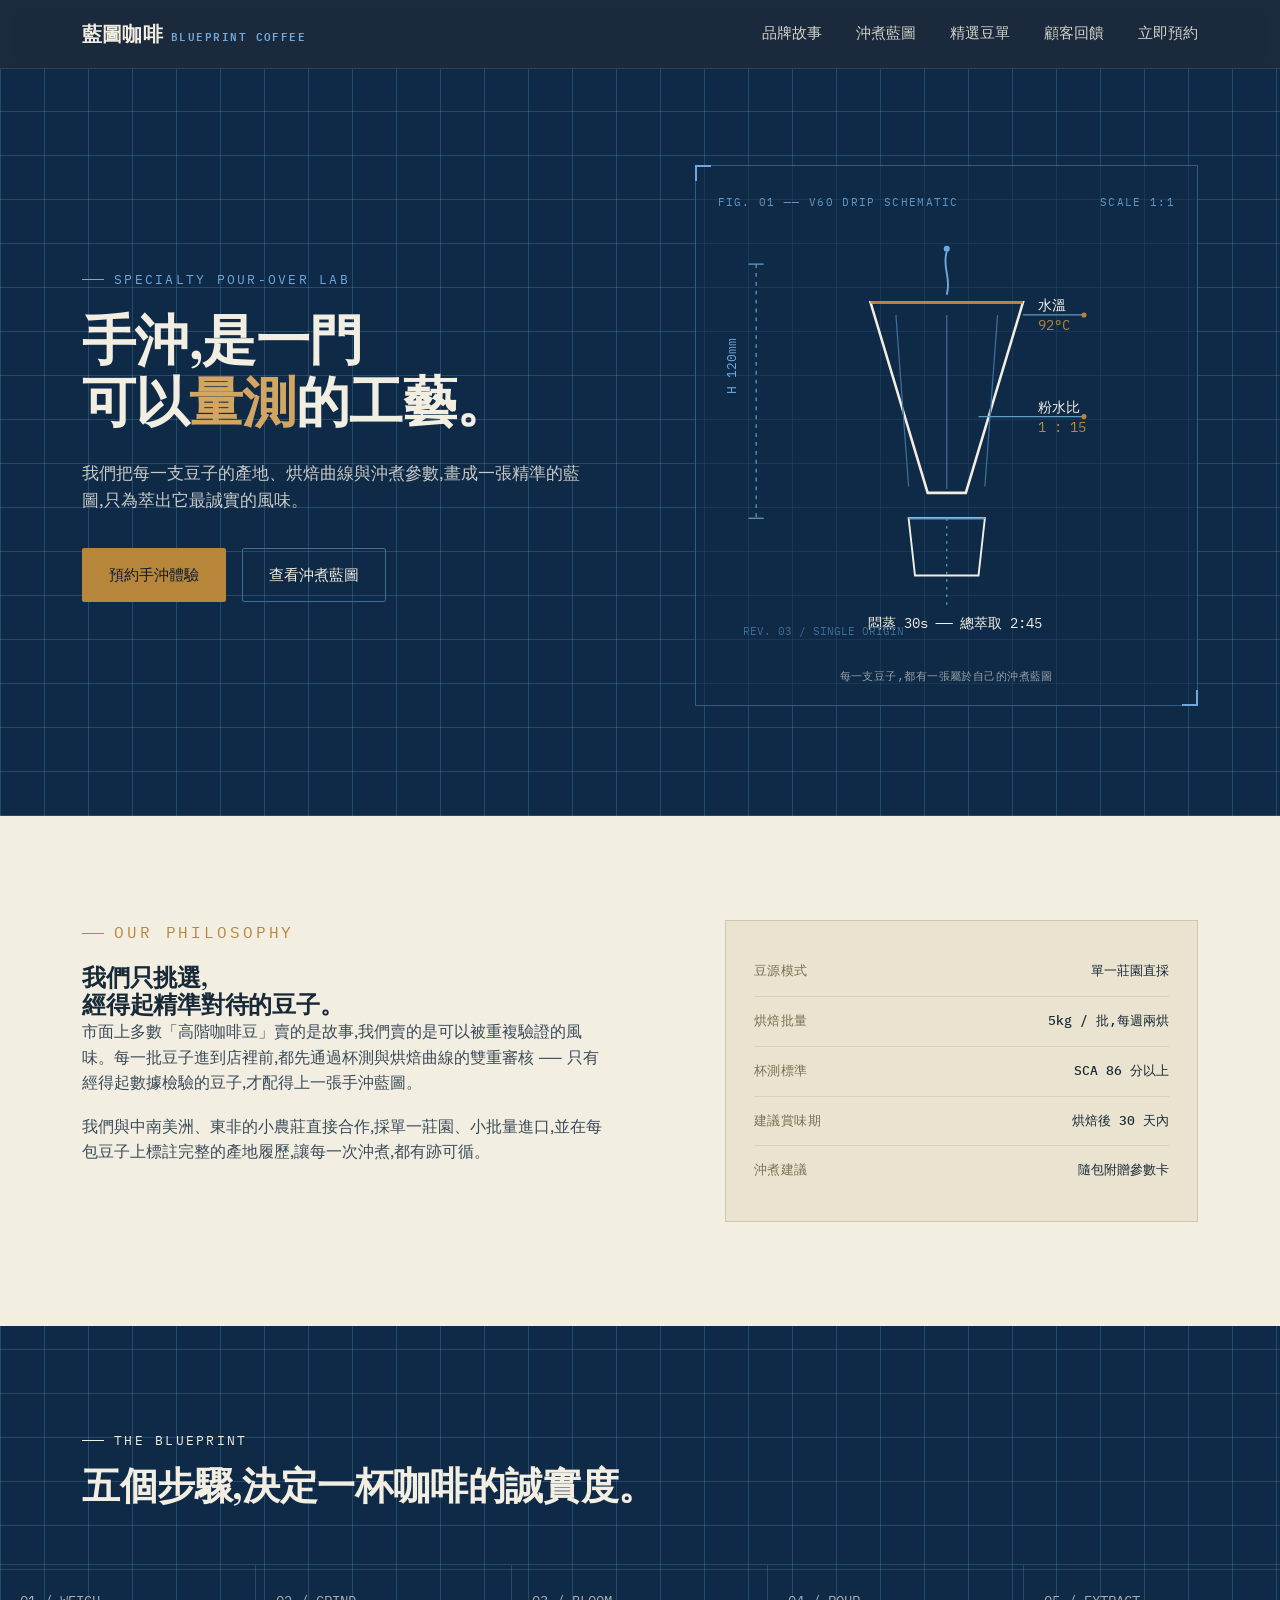
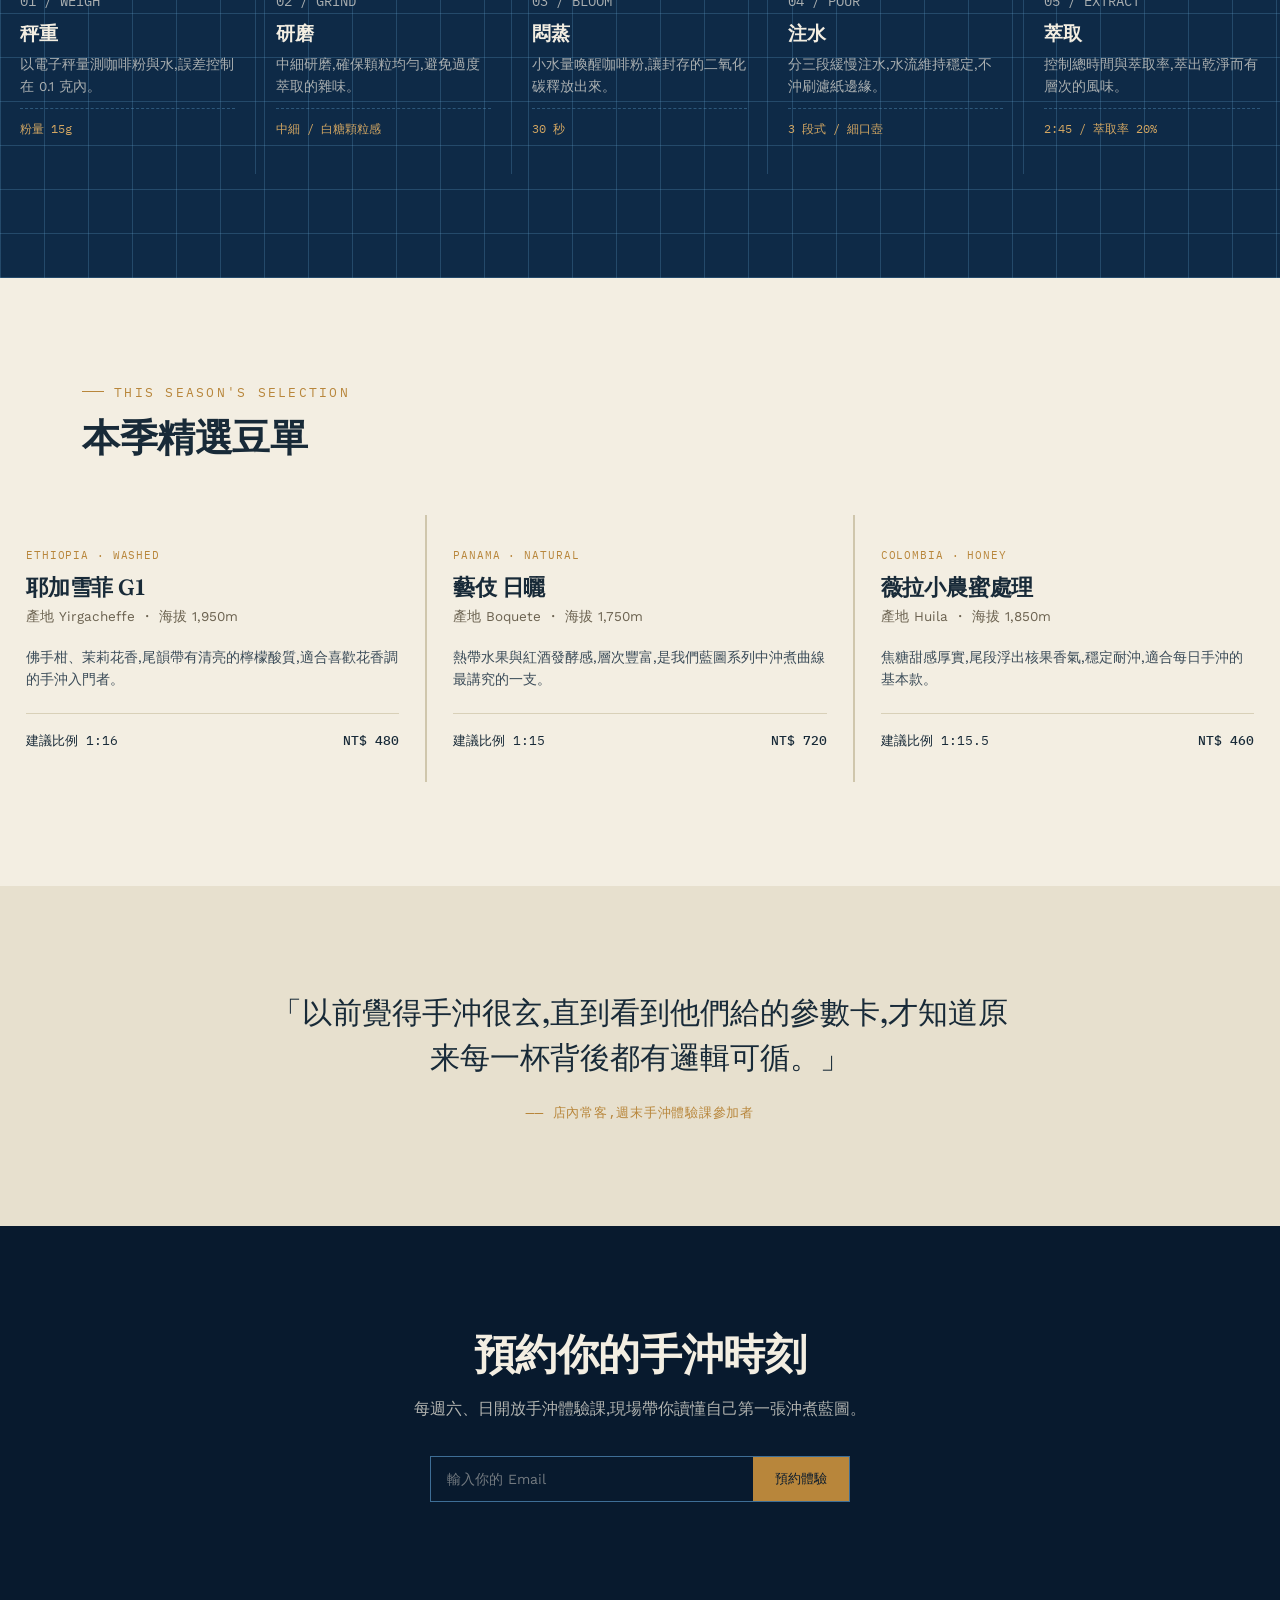
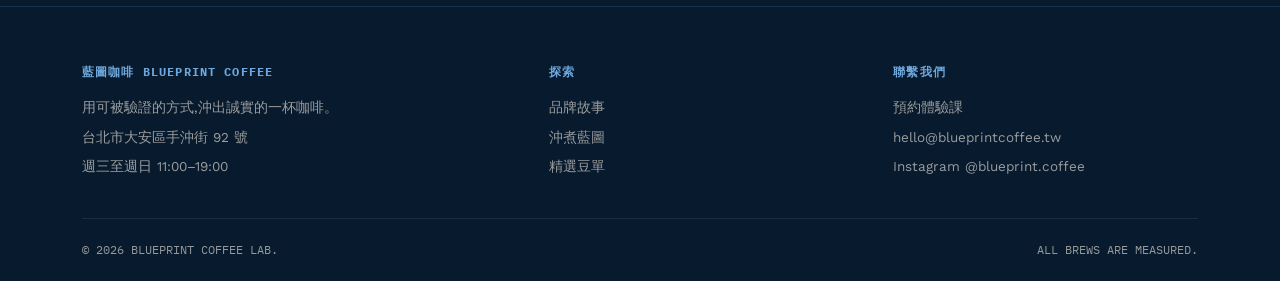
<file: docs/index.html>
<!DOCTYPE html>
<html lang="zh-Hant">
<head>
<meta charset="UTF-8">
<meta name="viewport" content="width=device-width, initial-scale=1.0">
<title>藍圖咖啡 Blueprint Coffee ── 精準手沖,誠實風味</title>
<link rel="preconnect" href="https://fonts.googleapis.com">
<link rel="preconnect" href="https://fonts.gstatic.com" crossorigin>
<link href="https://fonts.googleapis.com/css2?family=Fraunces:opsz,wght@9..144,400;9..144,500;9..144,600;9..144,700&family=Work+Sans:wght@300;400;500;600&family=IBM+Plex+Mono:wght@400;500&display=swap" rel="stylesheet">
<style>
  :root{
    --ink-black:#081A2E;
    --blueprint:#0E2A47;
    --blueprint-line:#3E6E96;
    --blueprint-line-soft:rgba(94,155,197,0.28);
    --paper:#F3EEE2;
    --paper-dim:#E7E0CE;
    --brass:#B8863B;
    --brass-light:#D2A662;
    --sky:#6FA8DC;
    --ink-on-paper:#182A38;
    --max-w:1180px;
  }

  *{margin:0;padding:0;box-sizing:border-box;}
  html{scroll-behavior:smooth;}
  body{
    font-family:'Work Sans', sans-serif;
    background:var(--paper);
    color:var(--ink-on-paper);
    line-height:1.6;
    -webkit-font-smoothing:antialiased;
  }
  a{color:inherit;text-decoration:none;}
  img,svg{display:block;max-width:100%;}
  .container{max-width:var(--max-w);margin:0 auto;padding:0 32px;}
  .eyebrow{
    font-family:'IBM Plex Mono', monospace;
    font-size:12.5px;
    letter-spacing:0.18em;
    text-transform:uppercase;
    display:flex;
    align-items:center;
    gap:10px;
  }
  .eyebrow::before{
    content:"";
    width:22px;height:1px;
    background:currentColor;
    display:inline-block;
  }
  h1,h2,h3{
    font-family:'Fraunces', serif;
    font-weight:600;
    line-height:1.15;
    letter-spacing:-0.01em;
  }
  .btn{
    display:inline-flex;
    align-items:center;
    gap:10px;
    padding:14px 26px;
    border-radius:2px;
    font-family:'Work Sans', sans-serif;
    font-size:15px;
    font-weight:500;
    border:1px solid transparent;
    cursor:pointer;
    transition:transform .25s ease, background .25s ease, border-color .25s ease, color .25s ease;
  }
  .btn:focus-visible{outline:2px solid var(--sky);outline-offset:3px;}
  .btn-primary{background:var(--brass);color:var(--ink-black);}
  .btn-primary:hover{background:var(--brass-light);transform:translateY(-1px);}
  .btn-ghost{border-color:var(--blueprint-line);color:var(--paper);}
  .btn-ghost:hover{border-color:var(--sky);color:var(--sky);}
  .btn-ghost.on-paper{border-color:var(--ink-on-paper);color:var(--ink-on-paper);}
  .btn-ghost.on-paper:hover{border-color:var(--brass);color:var(--brass);}

  /* ---------- NAV ---------- */
  header{
    position:sticky;top:0;z-index:50;
    background:rgba(8,26,46,0.92);
    backdrop-filter:blur(6px);
    border-bottom:1px solid rgba(94,155,197,0.2);
  }
  nav{
    max-width:var(--max-w);margin:0 auto;padding:18px 32px;
    display:flex;align-items:center;justify-content:space-between;
    color:var(--paper);
  }
  .logo{
    font-family:'Fraunces', serif;
    font-size:20px;font-weight:600;letter-spacing:0.01em;
    color:var(--paper);display:flex;align-items:baseline;gap:8px;
  }
  .logo span{
    font-family:'IBM Plex Mono', monospace;
    font-size:10.5px;letter-spacing:0.14em;color:var(--sky);
  }
  .nav-links{display:flex;gap:34px;font-size:14.5px;}
  .nav-links a{opacity:0.85;transition:opacity .2s;}
  .nav-links a:hover{opacity:1;color:var(--sky);}
  .nav-toggle{display:none;background:none;border:none;color:var(--paper);font-size:24px;cursor:pointer;}

  @media (max-width:860px){
    .nav-links{
      position:absolute;top:100%;left:0;right:0;
      background:var(--ink-black);
      flex-direction:column;gap:0;
      max-height:0;overflow:hidden;
      transition:max-height .3s ease;
    }
    .nav-links.open{max-height:320px;}
    .nav-links a{padding:16px 32px;border-top:1px solid rgba(94,155,197,0.15);}
    .nav-toggle{display:block;}
  }

  /* ---------- HERO ---------- */
  .hero{
    background:
      repeating-linear-gradient(0deg, var(--blueprint-line-soft) 0, var(--blueprint-line-soft) 1px, transparent 1px, transparent 44px),
      repeating-linear-gradient(90deg, var(--blueprint-line-soft) 0, var(--blueprint-line-soft) 1px, transparent 1px, transparent 44px),
      var(--blueprint);
    color:var(--paper);
    padding:96px 0 110px;
    position:relative;
    overflow:hidden;
  }
  .hero-grid{
    max-width:var(--max-w);margin:0 auto;padding:0 32px;
    display:grid;grid-template-columns:1.05fr 0.95fr;gap:56px;align-items:center;
  }
  .hero h1{font-size:clamp(34px,4.6vw,54px);margin:20px 0 26px;color:var(--paper);}
  .hero h1 em{font-style:normal;color:var(--brass-light);}
  .hero p.lede{font-size:17px;max-width:46ch;color:rgba(243,238,226,0.82);margin-bottom:34px;}
  .hero-cta{display:flex;gap:16px;flex-wrap:wrap;}
  .hero-eyebrow{color:var(--sky);margin-bottom:6px;}

  .blueprint-plate{
    position:relative;
    border:1px solid rgba(94,155,197,0.45);
    background:rgba(15,42,71,0.55);
    padding:28px 22px 20px;
  }
  .blueprint-plate::before,.blueprint-plate::after,
  .plate-corner-tl,.plate-corner-br{
    content:"";position:absolute;width:14px;height:14px;
    border-color:var(--sky);
  }
  .blueprint-plate::before{top:-1px;left:-1px;border-top:2px solid var(--sky);border-left:2px solid var(--sky);}
  .blueprint-plate::after{bottom:-1px;right:-1px;border-bottom:2px solid var(--sky);border-right:2px solid var(--sky);}
  .plate-label{
    font-family:'IBM Plex Mono', monospace;font-size:11px;letter-spacing:0.12em;
    color:var(--sky);display:flex;justify-content:space-between;margin-bottom:14px;opacity:0.85;
  }
  .plate-caption{
    font-family:'IBM Plex Mono', monospace;font-size:11px;color:rgba(243,238,226,0.6);
    text-align:center;margin-top:10px;letter-spacing:0.04em;
  }

  @media (max-width:900px){
    .hero-grid{grid-template-columns:1fr;}
    .hero{padding:64px 0 76px;}
  }

  /* ---------- SECTION SHARED ---------- */
  section{padding:104px 0;}
  .section-head{max-width:640px;margin-bottom:56px;}
  .section-head h2{font-size:clamp(26px,3.2vw,38px);margin-top:14px;}
  .on-dark{background:var(--ink-black);color:var(--paper);}
  .on-dark .eyebrow{color:var(--sky);}
  .on-paper .eyebrow{color:var(--brass);}

  /* ---------- ABOUT / SPEC SHEET ---------- */
  .about-grid{display:grid;grid-template-columns:1.1fr 0.9fr;gap:64px;align-items:start;}
  .about-grid p{font-size:16px;color:#3a4b58;max-width:52ch;margin-bottom:18px;}
  .spec-sheet{border:1px solid #cfc6ac;background:#EAE3D0;padding:26px 28px;}
  .spec-row{
    display:flex;justify-content:space-between;gap:20px;
    padding:14px 0;border-bottom:1px solid #d8d0b8;
    font-family:'IBM Plex Mono', monospace;font-size:13px;
  }
  .spec-row:last-child{border-bottom:none;}
  .spec-row dt{color:#7a6f52;letter-spacing:0.04em;}
  .spec-row dd{font-weight:500;color:var(--ink-on-paper);text-align:right;}

  @media (max-width:860px){ .about-grid{grid-template-columns:1fr;} }

  /* ---------- PROCESS BLUEPRINT ---------- */
  .process{
    background:
      repeating-linear-gradient(0deg, var(--blueprint-line-soft) 0, var(--blueprint-line-soft) 1px, transparent 1px, transparent 44px),
      repeating-linear-gradient(90deg, var(--blueprint-line-soft) 0, var(--blueprint-line-soft) 1px, transparent 1px, transparent 44px),
      var(--blueprint);
    color:var(--paper);
  }
  .steps{
    display:grid;grid-template-columns:repeat(5,1fr);gap:0;
    border-top:1px solid var(--blueprint-line-soft);
  }
  .step{
    padding:26px 20px;border-right:1px solid var(--blueprint-line-soft);position:relative;
  }
  .step:last-child{border-right:none;}
  .step-index{font-family:'IBM Plex Mono', monospace;font-size:12px;color:var(--sky);margin-bottom:14px;}
  .step h3{font-size:19px;color:var(--paper);margin-bottom:10px;font-weight:600;}
  .step p{font-size:13.5px;color:rgba(243,238,226,0.68);margin-bottom:10px;}
  .step .metric{
    font-family:'IBM Plex Mono', monospace;font-size:12px;color:var(--brass-light);
    border-top:1px dashed rgba(94,155,197,0.4);padding-top:10px;
  }
  @media (max-width:960px){
    .steps{grid-template-columns:1fr 1fr;}
    .step{border-right:1px solid var(--blueprint-line-soft);border-bottom:1px solid var(--blueprint-line-soft);}
    .step:nth-child(2n){border-right:none;}
  }
  @media (max-width:560px){
    .steps{grid-template-columns:1fr;}
    .step{border-right:none;}
  }

  /* ---------- BEANS ---------- */
  .bean-grid{display:grid;grid-template-columns:repeat(3,1fr);gap:2px;background:#cfc6ac;}
  .bean-card{
    background:var(--paper);padding:32px 26px;position:relative;
    display:flex;flex-direction:column;height:100%;
  }
  .bean-tag{
    font-family:'IBM Plex Mono', monospace;font-size:11px;color:var(--brass);
    letter-spacing:0.08em;margin-bottom:10px;
  }
  .bean-card h3{font-size:22px;margin-bottom:6px;}
  .bean-origin{font-size:13.5px;color:#6b6250;margin-bottom:18px;}
  .bean-notes{font-size:14px;color:#3a4b58;margin-bottom:22px;flex-grow:1;}
  .bean-meta{
    display:flex;justify-content:space-between;align-items:center;
    border-top:1px solid #d8d0b8;padding-top:16px;
    font-family:'IBM Plex Mono', monospace;font-size:12.5px;
  }
  .bean-price{color:var(--ink-on-paper);font-weight:500;}
  @media (max-width:900px){ .bean-grid{grid-template-columns:1fr 1fr;} }
  @media (max-width:600px){ .bean-grid{grid-template-columns:1fr;} }

  /* ---------- QUOTE ---------- */
  .quote-section{background:var(--paper-dim);}
  .quote-wrap{max-width:760px;margin:0 auto;text-align:center;}
  blockquote{
    font-family:'Fraunces', serif;font-size:clamp(22px,2.6vw,30px);
    font-weight:500;line-height:1.5;color:var(--ink-on-paper);margin-bottom:22px;
  }
  .quote-attr{font-family:'IBM Plex Mono', monospace;font-size:12.5px;color:var(--brass);letter-spacing:0.06em;}

  /* ---------- CTA / FOOTER ---------- */
  .cta-section{background:var(--ink-black);color:var(--paper);text-align:center;}
  .cta-section h2{font-size:clamp(28px,3.6vw,42px);margin-bottom:18px;}
  .cta-section p{color:rgba(243,238,226,0.72);max-width:48ch;margin:0 auto 34px;}
  .cta-form{
    display:flex;max-width:420px;margin:0 auto;gap:0;border:1px solid var(--blueprint-line);
  }
  .cta-form input{
    flex:1;background:transparent;border:none;padding:14px 16px;
    color:var(--paper);font-family:'Work Sans', sans-serif;font-size:14px;
  }
  .cta-form input::placeholder{color:rgba(243,238,226,0.45);}
  .cta-form input:focus{outline:none;}
  .cta-form button{
    background:var(--brass);color:var(--ink-black);border:none;
    padding:0 22px;font-weight:500;cursor:pointer;font-family:'Work Sans', sans-serif;
    transition:background .2s;
  }
  .cta-form button:hover{background:var(--brass-light);}

  footer{background:var(--ink-black);border-top:1px solid rgba(94,155,197,0.18);color:rgba(243,238,226,0.6);}
  .footer-grid{
    display:grid;grid-template-columns:1.4fr 1fr 1fr;gap:40px;padding:56px 0 32px;
    font-size:13.5px;
  }
  .footer-grid h4{
    font-family:'IBM Plex Mono', monospace;font-size:11.5px;letter-spacing:0.1em;
    color:var(--sky);margin-bottom:16px;text-transform:uppercase;
  }
  .footer-grid p, .footer-grid a{display:block;margin-bottom:8px;color:rgba(243,238,226,0.62);}
  .footer-grid a:hover{color:var(--paper);}
  .footer-bottom{
    border-top:1px solid rgba(94,155,197,0.15);padding:22px 0;
    font-family:'IBM Plex Mono', monospace;font-size:11.5px;
    display:flex;justify-content:space-between;flex-wrap:wrap;gap:10px;
  }
  @media (max-width:700px){ .footer-grid{grid-template-columns:1fr;} }

  /* ---------- REVEAL ---------- */
  .reveal{opacity:0;transform:translateY(18px);transition:opacity .7s ease, transform .7s ease;}
  .reveal.in{opacity:1;transform:translateY(0);}
  @media (prefers-reduced-motion: reduce){
    .reveal{opacity:1;transform:none;transition:none;}
    html{scroll-behavior:auto;}
  }
</style>
</head>
<body>

<header>
  <nav>
    <a href="#top" class="logo">藍圖咖啡<span>BLUEPRINT COFFEE</span></a>
    <button class="nav-toggle" id="navToggle" aria-label="開啟選單" aria-expanded="false">☰</button>
    <div class="nav-links" id="navLinks">
      <a href="#about">品牌故事</a>
      <a href="#process">沖煮藍圖</a>
      <a href="#beans">精選豆單</a>
      <a href="#quote">顧客回饋</a>
      <a href="#cta">立即預約</a>
    </div>
  </nav>
</header>

<section class="hero" id="top">
  <div class="hero-grid">
    <div>
      <p class="eyebrow hero-eyebrow">SPECIALTY POUR-OVER LAB</p>
      <h1>手沖,是一門<br>可以<em>量測</em>的工藝。</h1>
      <p class="lede">我們把每一支豆子的產地、烘焙曲線與沖煮參數,畫成一張精準的藍圖,只為萃出它最誠實的風味。</p>
      <div class="hero-cta">
        <a href="#cta" class="btn btn-primary">預約手沖體驗</a>
        <a href="#process" class="btn btn-ghost">查看沖煮藍圖</a>
      </div>
    </div>

    <div class="blueprint-plate reveal">
      <div class="plate-label"><span>FIG. 01 ── V60 DRIP SCHEMATIC</span><span>SCALE 1:1</span></div>
      <svg viewBox="0 0 360 340" xmlns="http://www.w3.org/2000/svg" role="img" aria-label="V60 手沖濾杯示意圖,標註水溫、粉水比、悶蒸與總萃取時間">
        <!-- dimension lines -->
        <line x1="30" y1="30" x2="30" y2="230" stroke="#5E9BC5" stroke-width="1" stroke-dasharray="3 4"/>
        <line x1="24" y1="30" x2="36" y2="30" stroke="#5E9BC5" stroke-width="1"/>
        <line x1="24" y1="230" x2="36" y2="230" stroke="#5E9BC5" stroke-width="1"/>
        <text x="14" y="132" fill="#6FA8DC" font-size="10" font-family="IBM Plex Mono, monospace" transform="rotate(-90 14 132)">H 120mm</text>

        <!-- dripper cone -->
        <path d="M120 60 L240 60 L195 210 L165 210 Z" fill="none" stroke="#F3EEE2" stroke-width="2"/>
        <path d="M120 60 L240 60" stroke="#B8863B" stroke-width="2"/>
        <!-- ribs -->
        <line x1="140" y1="70" x2="150" y2="205" stroke="#3E6E96" stroke-width="1"/>
        <line x1="180" y1="70" x2="180" y2="207" stroke="#3E6E96" stroke-width="1"/>
        <line x1="220" y1="70" x2="210" y2="205" stroke="#3E6E96" stroke-width="1"/>

        <!-- server -->
        <path d="M150 230 L210 230 L205 275 L155 275 Z" fill="none" stroke="#F3EEE2" stroke-width="1.5"/>
        <line x1="150" y1="230" x2="210" y2="230" stroke="#5E9BC5" stroke-width="1"/>

        <!-- pour line + droplets -->
        <path d="M180 20 C176 34, 184 40, 180 54" stroke="#6FA8DC" stroke-width="1.5" fill="none"/>
        <circle cx="180" cy="18" r="2.4" fill="#6FA8DC"/>

        <!-- annotation callouts -->
        <line x1="240" y1="70" x2="288" y2="70" stroke="#5E9BC5" stroke-width="1"/>
        <circle cx="288" cy="70" r="2" fill="#B8863B"/>
        <text x="252" y="66" fill="#F3EEE2" font-size="11" font-family="IBM Plex Mono, monospace">水溫</text>
        <text x="252" y="82" fill="#B8863B" font-size="11" font-family="IBM Plex Mono, monospace">92°C</text>

        <line x1="205" y1="150" x2="288" y2="150" stroke="#5E9BC5" stroke-width="1"/>
        <circle cx="288" cy="150" r="2" fill="#B8863B"/>
        <text x="252" y="146" fill="#F3EEE2" font-size="11" font-family="IBM Plex Mono, monospace">粉水比</text>
        <text x="252" y="162" fill="#B8863B" font-size="11" font-family="IBM Plex Mono, monospace">1 : 15</text>

        <line x1="180" y1="230" x2="180" y2="300" stroke="#5E9BC5" stroke-width="1" stroke-dasharray="2 4"/>
        <text x="118" y="316" fill="#F3EEE2" font-size="11" font-family="IBM Plex Mono, monospace">悶蒸 30s ── 總萃取 2:45</text>

        <!-- corner tick -->
        <text x="20" y="322" fill="#3E6E96" font-size="9" font-family="IBM Plex Mono, monospace">REV. 03 / SINGLE ORIGIN</text>
      </svg>
      <p class="plate-caption">每一支豆子,都有一張屬於自己的沖煮藍圖</p>
    </div>
  </div>
</section>

<section class="on-paper" id="about">
  <div class="container">
    <div class="about-grid">
      <div class="reveal">
        <p class="eyebrow">OUR PHILOSOPHY</p>
        <h2>我們只挑選,<br>經得起精準對待的豆子。</h2>
        <p>市面上多數「高階咖啡豆」賣的是故事,我們賣的是可以被重複驗證的風味。每一批豆子進到店裡前,都先通過杯測與烘焙曲線的雙重審核 ── 只有經得起數據檢驗的豆子,才配得上一張手沖藍圖。</p>
        <p>我們與中南美洲、東非的小農莊直接合作,採單一莊園、小批量進口,並在每包豆子上標註完整的產地履歷,讓每一次沖煮,都有跡可循。</p>
      </div>
      <dl class="spec-sheet reveal">
        <div class="spec-row"><dt>豆源模式</dt><dd>單一莊園直採</dd></div>
        <div class="spec-row"><dt>烘焙批量</dt><dd>5kg / 批,每週兩烘</dd></div>
        <div class="spec-row"><dt>杯測標準</dt><dd>SCA 86 分以上</dd></div>
        <div class="spec-row"><dt>建議賞味期</dt><dd>烘焙後 30 天內</dd></div>
        <div class="spec-row"><dt>沖煮建議</dt><dd>隨包附贈參數卡</dd></div>
      </dl>
    </div>
  </div>
</section>

<section class="process" id="process">
  <div class="container">
    <div class="section-head reveal">
      <p class="eyebrow">THE BLUEPRINT</p>
      <h2>五個步驟,決定一杯咖啡的誠實度。</h2>
    </div>
  </div>
  <div class="steps reveal">
    <div class="step">
      <p class="step-index">01 / WEIGH</p>
      <h3>秤重</h3>
      <p>以電子秤量測咖啡粉與水,誤差控制在 0.1 克內。</p>
      <p class="metric">粉量 15g</p>
    </div>
    <div class="step">
      <p class="step-index">02 / GRIND</p>
      <h3>研磨</h3>
      <p>中細研磨,確保顆粒均勻,避免過度萃取的雜味。</p>
      <p class="metric">中細 / 白糖顆粒感</p>
    </div>
    <div class="step">
      <p class="step-index">03 / BLOOM</p>
      <h3>悶蒸</h3>
      <p>小水量喚醒咖啡粉,讓封存的二氧化碳釋放出來。</p>
      <p class="metric">30 秒</p>
    </div>
    <div class="step">
      <p class="step-index">04 / POUR</p>
      <h3>注水</h3>
      <p>分三段緩慢注水,水流維持穩定,不沖刷濾紙邊緣。</p>
      <p class="metric">3 段式 / 細口壺</p>
    </div>
    <div class="step">
      <p class="step-index">05 / EXTRACT</p>
      <h3>萃取</h3>
      <p>控制總時間與萃取率,萃出乾淨而有層次的風味。</p>
      <p class="metric">2:45 / 萃取率 20%</p>
    </div>
  </div>
</section>

<section class="on-paper" id="beans">
  <div class="container">
    <div class="section-head reveal">
      <p class="eyebrow">THIS SEASON'S SELECTION</p>
      <h2>本季精選豆單</h2>
    </div>
  </div>
  <div class="bean-grid reveal">
    <div class="bean-card">
      <p class="bean-tag">ETHIOPIA · WASHED</p>
      <h3>耶加雪菲 G1</h3>
      <p class="bean-origin">產地 Yirgacheffe ・ 海拔 1,950m</p>
      <p class="bean-notes">佛手柑、茉莉花香,尾韻帶有清亮的檸檬酸質,適合喜歡花香調的手沖入門者。</p>
      <div class="bean-meta"><span>建議比例 1:16</span><span class="bean-price">NT$ 480</span></div>
    </div>
    <div class="bean-card">
      <p class="bean-tag">PANAMA · NATURAL</p>
      <h3>藝伎 日曬</h3>
      <p class="bean-origin">產地 Boquete ・ 海拔 1,750m</p>
      <p class="bean-notes">熱帶水果與紅酒發酵感,層次豐富,是我們藍圖系列中沖煮曲線最講究的一支。</p>
      <div class="bean-meta"><span>建議比例 1:15</span><span class="bean-price">NT$ 720</span></div>
    </div>
    <div class="bean-card">
      <p class="bean-tag">COLOMBIA · HONEY</p>
      <h3>薇拉小農蜜處理</h3>
      <p class="bean-origin">產地 Huila ・ 海拔 1,850m</p>
      <p class="bean-notes">焦糖甜感厚實,尾段浮出核果香氣,穩定耐沖,適合每日手沖的基本款。</p>
      <div class="bean-meta"><span>建議比例 1:15.5</span><span class="bean-price">NT$ 460</span></div>
    </div>
  </div>
</section>

<section class="quote-section" id="quote">
  <div class="container">
    <div class="quote-wrap reveal">
      <blockquote>「以前覺得手沖很玄,直到看到他們給的參數卡,才知道原来每一杯背後都有邏輯可循。」</blockquote>
      <p class="quote-attr">── 店內常客,週末手沖體驗課參加者</p>
    </div>
  </div>
</section>

<section class="cta-section" id="cta">
  <div class="container">
    <h2 class="reveal">預約你的手沖時刻</h2>
    <p class="reveal">每週六、日開放手沖體驗課,現場帶你讀懂自己第一張沖煮藍圖。</p>
    <form class="cta-form reveal" onsubmit="event.preventDefault(); this.querySelector('button').textContent='已收到,我們會盡快聯繫';">
      <input type="email" placeholder="輸入你的 Email" required aria-label="Email">
      <button type="submit">預約體驗</button>
    </form>
  </div>
</section>

<footer>
  <div class="container">
    <div class="footer-grid">
      <div>
        <h4>藍圖咖啡 BLUEPRINT COFFEE</h4>
        <p>用可被驗證的方式,沖出誠實的一杯咖啡。</p>
        <p>台北市大安區手沖街 92 號</p>
        <p>週三至週日 11:00–19:00</p>
      </div>
      <div>
        <h4>探索</h4>
        <a href="#about">品牌故事</a>
        <a href="#process">沖煮藍圖</a>
        <a href="#beans">精選豆單</a>
      </div>
      <div>
        <h4>聯繫我們</h4>
        <a href="#cta">預約體驗課</a>
        <a href="mailto:hello@blueprintcoffee.tw">hello@blueprintcoffee.tw</a>
        <a href="#top">Instagram @blueprint.coffee</a>
      </div>
    </div>
    <div class="footer-bottom">
      <span>© 2026 BLUEPRINT COFFEE LAB.</span>
      <span>ALL BREWS ARE MEASURED.</span>
    </div>
  </div>
</footer>

<script>
  // mobile nav toggle
  const navToggle = document.getElementById('navToggle');
  const navLinks = document.getElementById('navLinks');
  navToggle.addEventListener('click', () => {
    const isOpen = navLinks.classList.toggle('open');
    navToggle.setAttribute('aria-expanded', isOpen);
  });
  navLinks.querySelectorAll('a').forEach(a => a.addEventListener('click', () => {
    navLinks.classList.remove('open');
    navToggle.setAttribute('aria-expanded', 'false');
  }));

  // scroll reveal
  const prefersReduced = window.matchMedia('(prefers-reduced-motion: reduce)').matches;
  if (!prefersReduced && 'IntersectionObserver' in window) {
    const io = new IntersectionObserver((entries) => {
      entries.forEach(entry => {
        if (entry.isIntersecting) {
          entry.target.classList.add('in');
          io.unobserve(entry.target);
        }
      });
    }, { threshold: 0.15 });
    document.querySelectorAll('.reveal').forEach(el => io.observe(el));
  } else {
    document.querySelectorAll('.reveal').forEach(el => el.classList.add('in'));
  }
</script>

</body>
</html>
</file>
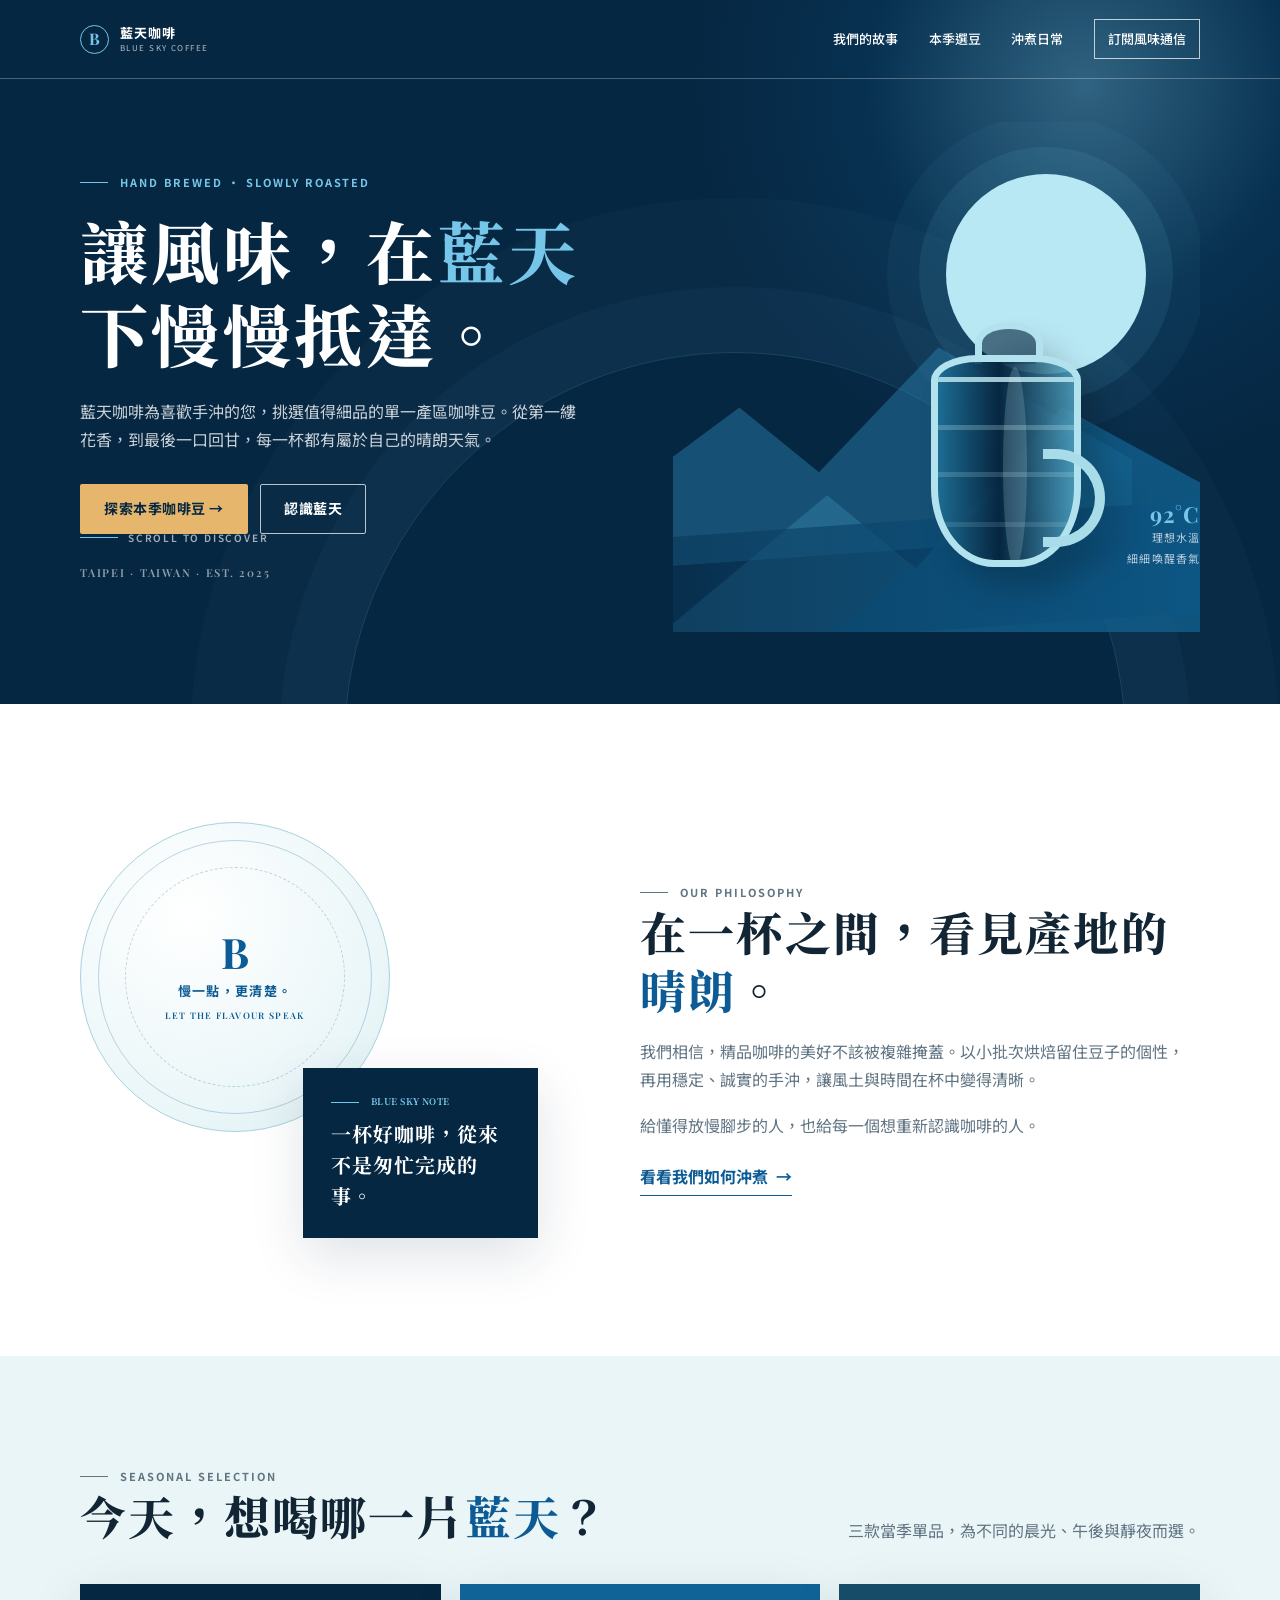
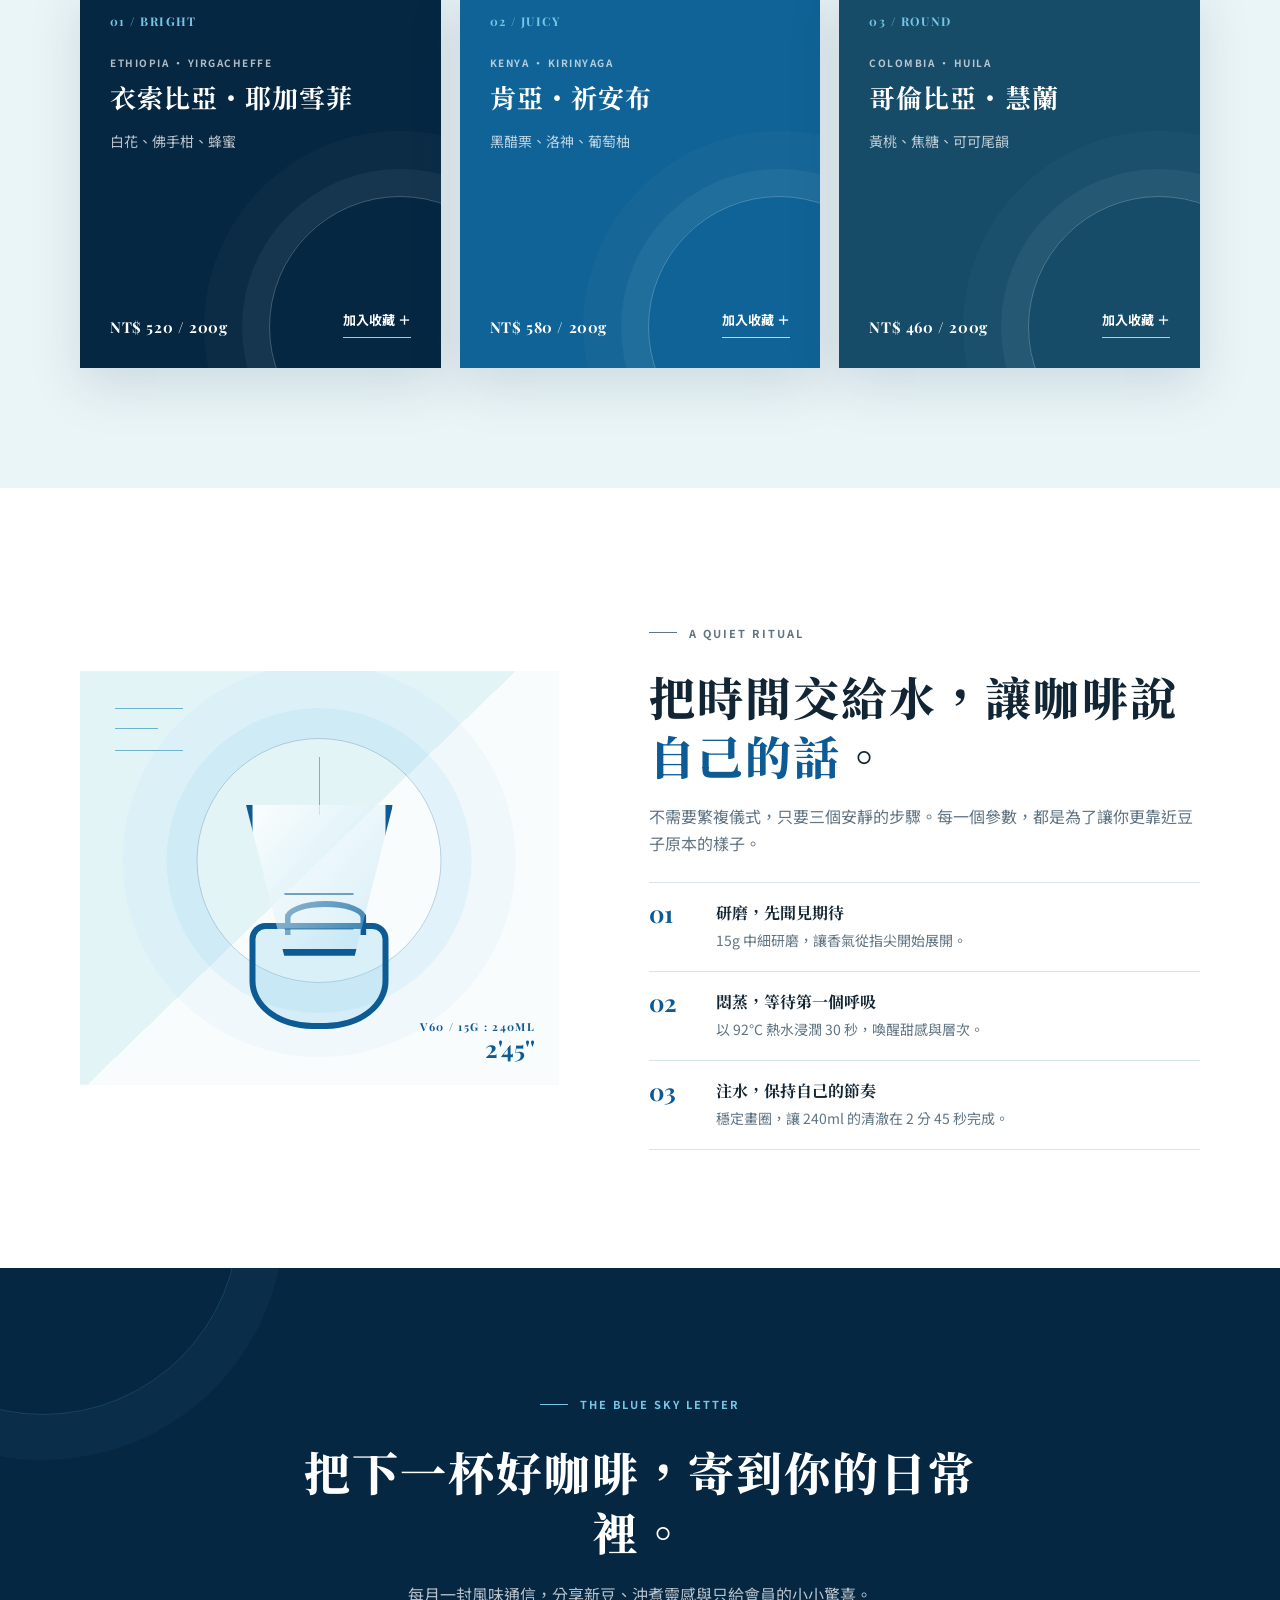
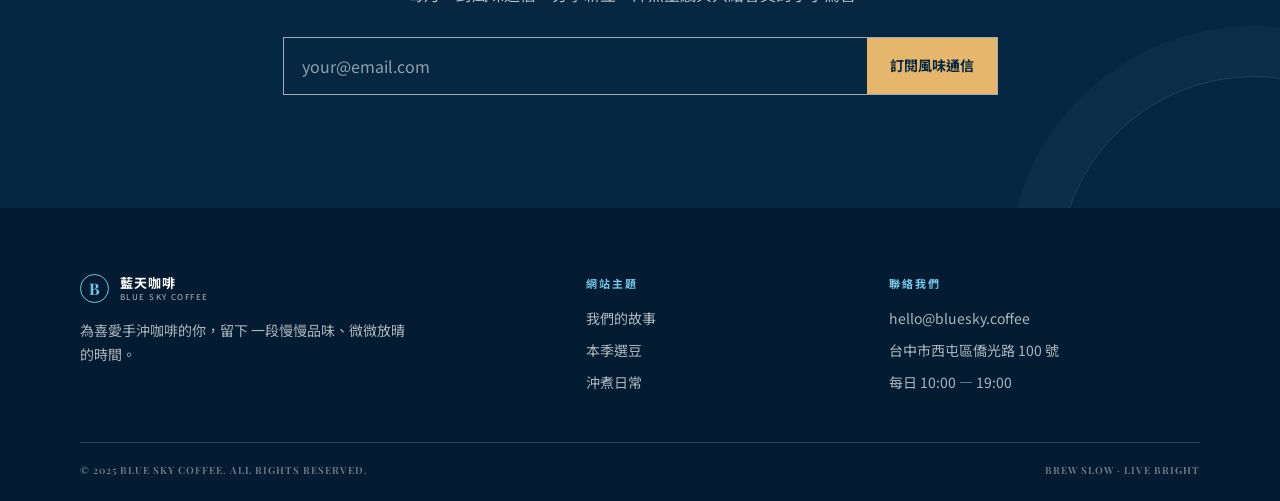
<file: onepage/index.html>
<!doctype html>
<html lang="zh-Hant">
<head>
  <meta charset="UTF-8">
  <meta name="viewport" content="width=device-width, initial-scale=1.0">
  <meta name="description" content="藍天咖啡，為手沖咖啡愛好者挑選當季精品咖啡豆，讓每一杯都清澈、明亮、值得細品。">
  <title>藍天咖啡｜讓風味，慢慢抵達</title>
  <link rel="preconnect" href="https://fonts.googleapis.com">
  <link rel="preconnect" href="https://fonts.gstatic.com" crossorigin>
  <link href="https://fonts.googleapis.com/css2?family=Noto+Sans+TC:wght@400;500;600;700&family=Noto+Serif+TC:wght@600;700;800;900&family=Playfair+Display:wght@600;700&display=swap" rel="stylesheet">
  <style>
    :root {
      --navy: #062742;
      --blue: #0c5b95;
      --sky: #75c6e8;
      --mist: #eaf5f7;
      --cream: #fbfaf6;
      --ink: #122534;
      --muted: #607482;
      --line: #d7e4e8;
      --sand: #e5b66b;
      --shadow: 0 18px 50px rgba(6, 39, 66, .13);
    }

    * { box-sizing: border-box; }
    html { scroll-behavior: smooth; }
    body {
      margin: 0;
      color: var(--ink);
      background: var(--cream);
      font: 16px/1.7 "Noto Sans TC", sans-serif;
      -webkit-font-smoothing: antialiased;
    }
    a { color: inherit; text-decoration: none; }
    button, input { font: inherit; }
    button { cursor: pointer; }
    .wrap { width: min(1120px, calc(100% - 48px)); margin: 0 auto; }
    .eyebrow {
      display: flex;
      align-items: center;
      gap: 12px;
      margin: 0 0 18px;
      color: var(--blue);
      font-size: 11px;
      font-weight: 700;
      letter-spacing: .18em;
    }
    .eyebrow::before { width: 28px; height: 1px; background: currentColor; content: ""; }
    .section-title {
      margin: 0;
      font: 800 clamp(30px, 4vw, 46px)/1.28 "Noto Serif TC", serif;
      letter-spacing: .045em;
    }
    .text-blue { color: var(--blue); }
    .button, .outline-link {
      display: inline-flex;
      min-height: 50px;
      align-items: center;
      justify-content: center;
      padding: 10px 23px;
      border: 1px solid transparent;
      border-radius: 2px;
      font-size: 14px;
      font-weight: 700;
      letter-spacing: .04em;
      transition: transform .25s ease, background-color .25s ease, color .25s ease, border-color .25s ease;
    }
    .button:hover, .outline-link:hover { transform: translateY(-2px); }
    .button--sand { color: var(--navy); background: var(--sand); }
    .button--sand:hover { background: #f1cb8b; }
    .button--dark { color: var(--navy); background: #fff; }
    .outline-link { border-color: rgba(255,255,255,.72); color: #fff; }
    .outline-link:hover { color: var(--navy); background: #fff; }
    :focus-visible { outline: 3px solid var(--sky); outline-offset: 4px; }

    /* Header & hero */
    .site-header { position: absolute; z-index: 20; top: 0; left: 0; width: 100%; border-bottom: 1px solid rgba(255,255,255,.28); }
    .nav { min-height: 78px; display: flex; align-items: center; justify-content: space-between; gap: 20px; }
    .brand { display: inline-flex; align-items: center; gap: 11px; color: #fff; }
    .brand-mark { width: 29px; height: 29px; display: grid; place-items: center; border: 1px solid var(--sky); border-radius: 50%; color: var(--sky); font: 700 16px/1 "Playfair Display", serif; }
    .brand-copy { display: grid; line-height: 1.05; }
    .brand-copy strong { font-size: 13px; letter-spacing: .08em; }
    .brand-copy small { margin-top: 4px; font-size: 8px; letter-spacing: .18em; opacity: .7; }
    .nav-links { display: flex; align-items: center; gap: clamp(16px, 2.4vw, 31px); }
    .nav-links a { position: relative; color: #fff; font-size: 13px; font-weight: 500; white-space: nowrap; }
    .nav-links a:not(.nav-cta)::after { position: absolute; right: 0; bottom: -5px; left: auto; width: 0; height: 1px; background: var(--sky); content: ""; transition: width .25s ease; }
    .nav-links a:not(.nav-cta):hover::after { right: auto; left: 0; width: 100%; }
    .nav-links .nav-cta { padding: 8px 13px; border: 1px solid rgba(255,255,255,.72); }
    .nav-links .nav-cta:hover { color: var(--navy); background: #fff; }
    .menu-toggle { display: none; width: 42px; height: 42px; border: 1px solid rgba(255,255,255,.7); color: #fff; background: transparent; font-size: 23px; line-height: 1; }

    .hero { position: relative; min-height: 704px; overflow: hidden; color: #fff; background: var(--navy); isolation: isolate; }
    .hero::before { position: absolute; z-index: -2; top: -320px; right: -210px; width: 810px; height: 810px; border-radius: 50%; background: radial-gradient(circle, rgba(117,198,232,.38), rgba(12,91,149,.18) 38%, transparent 69%); content: ""; }
    .hero::after { position: absolute; z-index: -1; right: 12%; bottom: -430px; width: 780px; height: 780px; border: 1px solid rgba(117,198,232,.18); border-radius: 50%; box-shadow: 0 0 0 65px rgba(117,198,232,.035), 0 0 0 154px rgba(117,198,232,.025); content: ""; }
    .hero-grid { min-height: 704px; display: grid; grid-template-columns: 1.02fr .98fr; gap: 45px; align-items: center; padding: 122px 0 72px; }
    .hero-copy { position: relative; z-index: 2; }
    .hero .eyebrow { color: var(--sky); }
    .hero h1 { max-width: 650px; margin: 0 0 23px; font: 800 clamp(42px, 5.5vw, 68px)/1.22 "Noto Serif TC", serif; letter-spacing: .05em; }
    .hero h1 span { color: var(--sky); }
    .hero-lede { max-width: 500px; margin: 0; color: rgba(255,255,255,.79); font-size: 16px; }
    .hero-actions { display: flex; flex-wrap: wrap; gap: 12px; margin-top: 31px; }
    .hero-note { margin: 31px 0 0; color: rgba(255,255,255,.55); font: 600 11px/1.5 "Playfair Display", serif; letter-spacing: .16em; }
    .scroll-cue { position: absolute; bottom: 35px; left: 0; display: flex; align-items: center; gap: 10px; color: rgba(255,255,255,.63); font-size: 10px; font-weight: 600; letter-spacing: .18em; }
    .scroll-cue::before { width: 38px; height: 1px; background: var(--sky); content: ""; }

    .hero-art { position: relative; align-self: stretch; min-height: 470px; overflow: hidden; }
    .hero-art .sun { position: absolute; top: 52px; right: 54px; width: clamp(138px, 18vw, 200px); aspect-ratio: 1; border-radius: 50%; background: #b9e8f5; box-shadow: 0 0 0 27px rgba(117,198,232,.09), 0 0 0 59px rgba(117,198,232,.045); }
    .mountain { position: absolute; right: -11%; bottom: 6px; width: 116%; height: 260px; transform: skewY(-9deg); transform-origin: right bottom; background: linear-gradient(146deg, transparent 0 27%, rgba(61,145,184,.36) 27.3% 48%, rgba(17,97,143,.77) 48.3%); clip-path: polygon(0 62%, 28% 20%, 44% 57%, 68% 4%, 100% 57%, 100% 100%, 0 100%); }
    .mountain--back { right: 13%; bottom: 98px; width: 108%; height: 220px; opacity: .46; transform: skewY(-4deg); background: #2a81ae; clip-path: polygon(0 84%, 31% 30%, 45% 62%, 66% 9%, 100% 66%, 100% 100%, 0 100%); }
    .horizon { position: absolute; right: -4%; bottom: 0; width: 116%; height: 112px; background: linear-gradient(90deg, rgba(7,45,75,.5), #0d5684); transform: skewY(-4deg); }
    .coffee-vessel { position: absolute; z-index: 4; right: 18%; bottom: 36px; width: 192px; height: 274px; filter: drop-shadow(18px 22px 14px rgba(0,0,0,.22)); }
    .vessel-neck { position: absolute; top: 0; left: 62px; width: 68px; height: 42px; border: 7px solid #b3e2ef; border-bottom: 0; border-radius: 50% 50% 0 0; background: rgba(6,39,66,.62); }
    .vessel-body { position: absolute; top: 33px; left: 18px; width: 150px; height: 212px; border: 7px solid #b3e2ef; border-radius: 31% 31% 42% 42% / 12% 12% 37% 37%; background: linear-gradient(90deg, rgba(30,112,151,.9), rgba(5,35,60,.9) 45%, rgba(83,167,198,.8)); overflow: hidden; }
    .vessel-body::before { position: absolute; top: 15px; left: 0; width: 100%; height: 5px; background: rgba(197,237,244,.8); box-shadow: 0 48px rgba(197,237,244,.25), 0 95px rgba(197,237,244,.18), 0 145px rgba(197,237,244,.13); content: ""; }
    .vessel-body::after { position: absolute; top: 5px; left: 48%; width: 24px; height: 200px; border-radius: 50%; background: rgba(218,247,251,.17); content: ""; }
    .vessel-handle { position: absolute; right: 0; bottom: 49px; width: 62px; height: 98px; border: 10px solid #a9dce9; border-left: 0; border-radius: 0 53px 53px 0; }
    .art-label { position: absolute; z-index: 5; right: 0; bottom: 64px; display: grid; gap: 3px; color: rgba(255,255,255,.73); font-size: 11px; letter-spacing: .1em; text-align: right; }
    .art-label strong { color: var(--sky); font: 700 22px/1 "Playfair Display", serif; }

    /* Story */
    .story { padding: 118px 0; background: #fff; }
    .story-grid { display: grid; grid-template-columns: .9fr 1.1fr; gap: clamp(45px, 8vw, 105px); align-items: center; }
    .story-visual { position: relative; min-height: 416px; }
    .seal { position: absolute; top: 0; left: 0; width: 310px; height: 310px; display: grid; place-items: center; border: 1px solid #a8d2df; border-radius: 50%; color: var(--blue); background: radial-gradient(circle at 35% 30%, #fff 0, #eaf6f8 68%, #d9edf1 100%); }
    .seal::before, .seal::after { position: absolute; border: 1px solid rgba(12,91,149,.25); border-radius: 50%; content: ""; }
    .seal::before { inset: 17px; }
    .seal::after { inset: 44px; border-style: dashed; }
    .seal-inner { position: relative; z-index: 1; display: grid; gap: 7px; text-align: center; }
    .seal-inner b { font: 700 42px/1 "Playfair Display", serif; }
    .seal-inner span { font-size: 13px; font-weight: 700; letter-spacing: .1em; }
    .seal-inner small { font: 600 9px/1.5 "Playfair Display", serif; letter-spacing: .15em; }
    .blue-note { position: absolute; right: 0; bottom: 0; width: 235px; padding: 27px 28px; color: #fff; background: var(--navy); box-shadow: var(--shadow); }
    .blue-note .eyebrow { margin-bottom: 9px; color: var(--sky); font-size: 9px; }
    .blue-note p { margin: 0; font: 700 20px/1.55 "Noto Serif TC", serif; letter-spacing: .05em; }
    .story-copy p { margin: 19px 0 0; color: var(--muted); }
    .inline-link { display: inline-flex; align-items: center; gap: 8px; margin-top: 24px; padding-bottom: 5px; border-bottom: 1px solid var(--blue); color: var(--blue); font-weight: 700; }
    .inline-link:hover { color: var(--navy); }

    /* Coffee collection */
    .coffee { padding: 111px 0 120px; background: var(--mist); }
    .section-heading { display: flex; align-items: end; justify-content: space-between; gap: 40px; margin-bottom: 39px; }
    .section-heading p { max-width: 370px; margin: 0; color: var(--muted); }
    .coffee-grid { display: grid; grid-template-columns: repeat(3, 1fr); gap: 19px; }
    .coffee-card { position: relative; min-height: 384px; display: flex; flex-direction: column; overflow: hidden; padding: 30px; color: #fff; background: var(--navy); box-shadow: var(--shadow); }
    .coffee-card:nth-child(2) { background: #106396; }
    .coffee-card:nth-child(3) { background: #164c68; }
    .coffee-card::after { position: absolute; right: -90px; bottom: -90px; width: 260px; height: 260px; border: 1px solid rgba(255,255,255,.24); border-radius: 50%; box-shadow: 0 0 0 27px rgba(255,255,255,.045), 0 0 0 65px rgba(255,255,255,.025); content: ""; }
    .card-top, .coffee-card h3, .flavour, .card-footer { position: relative; z-index: 1; }
    .card-top { color: var(--sky); font: 700 12px/1.3 "Playfair Display", serif; letter-spacing: .12em; }
    .origin { margin: 25px 0 8px; color: rgba(255,255,255,.69); font-size: 10px; font-weight: 700; letter-spacing: .15em; }
    .coffee-card h3 { margin: 0; font: 700 26px/1.38 "Noto Serif TC", serif; letter-spacing: .04em; }
    .flavour { margin: 15px 0 0; color: rgba(255,255,255,.73); font-size: 14px; }
    .card-footer { display: flex; align-items: end; justify-content: space-between; gap: 14px; margin-top: auto; }
    .price { font: 700 15px/1.3 "Playfair Display", serif; letter-spacing: .04em; }
    .save-coffee { padding: 0 0 5px; border: 0; border-bottom: 1px solid rgba(255,255,255,.72); color: #fff; background: transparent; font-size: 13px; font-weight: 700; white-space: nowrap; transition: color .2s, border-color .2s; }
    .save-coffee:hover { border-color: var(--sand); color: var(--sand); }

    /* Brew */
    .brew { padding: 118px 0; background: #fff; }
    .brew-grid { display: grid; grid-template-columns: .93fr 1.07fr; gap: clamp(42px, 8vw, 90px); align-items: center; }
    .brew-art { position: relative; height: 414px; overflow: hidden; background: linear-gradient(136deg, #e3f4f7 0 48%, #f8fcfc 48% 100%); }
    .brew-art::before { position: absolute; top: 37px; left: 35px; width: 68px; height: 41px; border-top: 1px solid #6cb4ce; border-bottom: 1px solid #6cb4ce; content: ""; }
    .brew-art::after { position: absolute; top: 57px; left: 35px; width: 43px; border-top: 1px solid #6cb4ce; content: ""; }
    .water-rings { position: absolute; top: 67px; left: 50%; width: 245px; height: 245px; border: 1px solid rgba(12,91,149,.27); border-radius: 50%; transform: translateX(-50%); box-shadow: 0 0 0 30px rgba(117,198,232,.12), 0 0 0 74px rgba(117,198,232,.065); }
    .water-rings::before { position: absolute; top: 18px; left: 50%; width: 1px; height: 58px; background: #6bb8d1; content: ""; transform: translateX(-50%); }
    .dripper { position: absolute; z-index: 2; top: 134px; left: 50%; width: 147px; height: 151px; border: 7px solid var(--blue); border-top: 0; background: linear-gradient(130deg, rgba(255,255,255,.85), rgba(117,198,232,.25)); clip-path: polygon(0 0, 100% 0, 74% 100%, 26% 100%); transform: translateX(-50%); }
    .dripper::after { position: absolute; right: 32px; bottom: 19px; left: 32px; height: 33px; border-top: 2px solid rgba(12,91,149,.55); border-bottom: 2px solid rgba(12,91,149,.35); content: ""; }
    .carafe { position: absolute; z-index: 1; bottom: 56px; left: 50%; width: 139px; height: 106px; border: 6px solid var(--blue); border-radius: 16px 16px 45% 45%; background: rgba(117,198,232,.23); transform: translateX(-50%); }
    .carafe::before { position: absolute; top: -28px; left: 29px; width: 70px; height: 28px; border: 6px solid var(--blue); border-bottom: 0; border-radius: 50% 50% 0 0; content: ""; }
    .brew-caption { position: absolute; right: 24px; bottom: 19px; color: var(--blue); text-align: right; }
    .brew-caption span { display: block; font: 700 11px/1.5 "Playfair Display", serif; letter-spacing: .12em; }
    .brew-caption strong { font: 700 24px/1.1 "Playfair Display", serif; }
    .brew-copy > p { margin: 18px 0 25px; color: var(--muted); }
    .brew-steps { border-top: 1px solid var(--line); }
    .brew-step { display: grid; grid-template-columns: 52px 1fr; gap: 15px; padding: 18px 0; border-bottom: 1px solid var(--line); }
    .step-number { color: var(--blue); font: 700 24px/1 "Playfair Display", serif; }
    .brew-step h3 { margin: 0; font: 700 16px/1.5 "Noto Serif TC", serif; }
    .brew-step p { margin: 4px 0 0; color: var(--muted); font-size: 14px; }

    /* Subscribe and footer */
    .visit { position: relative; overflow: hidden; padding: 108px 0 113px; color: #fff; text-align: center; background: var(--navy); }
    .visit::before, .visit::after { position: absolute; width: 390px; height: 390px; border: 1px solid rgba(117,198,232,.17); border-radius: 50%; content: ""; }
    .visit::before { top: -245px; left: -153px; box-shadow: 0 0 0 45px rgba(117,198,232,.035); }
    .visit::after { right: -170px; bottom: -260px; box-shadow: 0 0 0 50px rgba(117,198,232,.035); }
    .visit .wrap { position: relative; z-index: 1; max-width: 715px; }
    .visit .eyebrow { justify-content: center; color: var(--sky); }
    .visit h2 { margin: 0; font: 800 clamp(30px, 4vw, 46px)/1.3 "Noto Serif TC", serif; letter-spacing: .045em; }
    .visit p { max-width: 510px; margin: 19px auto 29px; color: rgba(255,255,255,.72); }
    .subscribe-form { display: flex; min-height: 58px; border: 1px solid rgba(255,255,255,.62); }
    .subscribe-form input { min-width: 0; flex: 1; padding: 0 18px; border: 0; color: #fff; outline: none; background: transparent; }
    .subscribe-form input::placeholder { color: rgba(255,255,255,.56); }
    .subscribe-form button { padding: 0 23px; border: 0; color: var(--navy); background: var(--sand); font-size: 14px; font-weight: 700; white-space: nowrap; transition: background .2s; }
    .subscribe-form button:hover { background: #f1cb8b; }
    .site-footer { padding: 66px 0 23px; color: rgba(255,255,255,.68); background: #031c31; }
    .footer-grid { display: grid; grid-template-columns: 1.45fr .8fr 1fr; gap: 55px; padding-bottom: 48px; }
    .footer-brand .brand { margin-bottom: 16px; }
    .footer-brand p { max-width: 330px; margin: 0; font-size: 14px; }
    .footer-title { margin: 0 0 14px; color: var(--sky); font-size: 11px; font-weight: 700; letter-spacing: .18em; }
    .footer-links { display: grid; gap: 8px; font-size: 14px; }
    .footer-links a:hover { color: var(--sky); }
    .footer-links address { font-style: normal; }
    .footer-bottom { display: flex; justify-content: space-between; gap: 20px; padding-top: 20px; border-top: 1px solid rgba(255,255,255,.17); color: rgba(255,255,255,.44); font: 600 10px/1.5 "Playfair Display", serif; letter-spacing: .1em; }

    .toast { position: fixed; z-index: 50; right: 22px; bottom: 22px; max-width: min(370px, calc(100vw - 44px)); padding: 14px 18px; border-left: 3px solid var(--sand); color: #fff; background: var(--navy); box-shadow: var(--shadow); font-size: 14px; opacity: 0; pointer-events: none; transform: translateY(12px); transition: opacity .25s ease, transform .25s ease; }
    .toast.show { opacity: 1; transform: translateY(0); }
    .reveal { opacity: 0; transform: translateY(18px); transition: opacity .65s ease, transform .65s ease; }
    .reveal.visible { opacity: 1; transform: translateY(0); }

    @media (max-width: 820px) {
      .menu-toggle { display: grid; place-items: center; }
      .nav { position: relative; }
      .nav-links { position: absolute; top: 78px; right: -24px; left: -24px; max-height: 0; display: grid; gap: 0; overflow: hidden; background: #05233c; transition: max-height .35s ease; }
      .nav-links.open { max-height: 300px; border-top: 1px solid rgba(255,255,255,.16); }
      .nav-links a { display: block; padding: 13px 24px; }
      .nav-links .nav-cta { margin: 5px 24px 15px; padding: 10px 13px; text-align: center; }
      .hero { min-height: 710px; }
      .hero-grid { min-height: 710px; grid-template-columns: 1fr; gap: 0; padding: 118px 0 43px; }
      .hero-art { min-height: 276px; margin-top: -9px; }
      .hero-art .sun { top: 19px; right: 20%; width: 130px; }
      .mountain { height: 180px; }
      .mountain--back { bottom: 69px; height: 150px; }
      .coffee-vessel { right: 17%; bottom: -12px; transform: scale(.72); transform-origin: bottom right; }
      .art-label { display: none; }
      .scroll-cue { display: none; }
      .story-grid, .brew-grid { grid-template-columns: 1fr; }
      .story-visual { max-width: 525px; width: 100%; min-height: 400px; }
      .coffee-grid { grid-template-columns: repeat(2, 1fr); }
      .coffee-card:nth-child(3) { grid-column: span 2; }
      .footer-grid { grid-template-columns: 1fr 1fr; }
      .footer-brand { grid-column: 1 / -1; }
    }
    @media (max-width: 560px) {
      .wrap { width: calc(100% - 34px); }
      .nav-links { right: -17px; left: -17px; }
      .hero { min-height: 680px; }
      .hero-grid { min-height: 680px; padding-top: 106px; }
      .hero h1 { font-size: 40px; }
      .hero-lede { font-size: 14px; }
      .hero-actions { gap: 9px; margin-top: 24px; }
      .hero-actions .button, .hero-actions .outline-link { min-height: 46px; padding: 8px 15px; font-size: 13px; }
      .hero-note { margin-top: 21px; }
      .hero-art { min-height: 219px; }
      .hero-art .sun { width: 92px; }
      .coffee-vessel { right: 5%; bottom: -48px; transform: scale(.57); }
      .story, .coffee, .brew { padding: 76px 0; }
      .seal { width: 245px; height: 245px; }
      .seal-inner b { font-size: 35px; }
      .story-visual { min-height: 347px; }
      .blue-note { width: 185px; padding: 20px; }
      .blue-note p { font-size: 16px; }
      .section-heading { display: block; margin-bottom: 28px; }
      .section-heading p { margin-top: 14px; font-size: 14px; }
      .coffee-grid { grid-template-columns: 1fr; }
      .coffee-card, .coffee-card:nth-child(3) { min-height: 330px; grid-column: auto; }
      .coffee-card { padding: 25px; }
      .brew-art { height: 310px; }
      .water-rings { top: 45px; width: 178px; height: 178px; box-shadow: 0 0 0 23px rgba(117,198,232,.12), 0 0 0 53px rgba(117,198,232,.065); }
      .dripper { top: 95px; transform: translateX(-50%) scale(.75); }
      .carafe { bottom: 37px; transform: translateX(-50%) scale(.75); }
      .visit { padding: 76px 0; }
      .subscribe-form { display: grid; gap: 0; border: 0; }
      .subscribe-form input { min-height: 54px; border: 1px solid rgba(255,255,255,.62); }
      .subscribe-form button { min-height: 54px; margin-top: 10px; }
      .footer-grid { grid-template-columns: 1fr; gap: 33px; }
      .footer-brand { grid-column: auto; }
      .footer-bottom { display: grid; gap: 8px; }
    }
    @media (prefers-reduced-motion: reduce) {
      html { scroll-behavior: auto; }
      *, *::before, *::after { transition-duration: .01ms !important; animation-duration: .01ms !important; animation-iteration-count: 1 !important; }
      .reveal { opacity: 1; transform: none; }
    }
  </style>
</head>
<body>
  <header class="site-header" id="top">
    <nav class="nav wrap" aria-label="主要導覽">
      <a class="brand" href="#top" aria-label="回到藍天咖啡首頁">
        <span class="brand-mark" aria-hidden="true">B</span>
        <span class="brand-copy"><strong>藍天咖啡</strong><small>BLUE SKY COFFEE</small></span>
      </a>
      <button class="menu-toggle" type="button" aria-controls="navLinks" aria-expanded="false" aria-label="開啟導覽選單">☰</button>
      <div class="nav-links" id="navLinks">
        <a href="#story">我們的故事</a>
        <a href="#coffee">本季選豆</a>
        <a href="#brew">沖煮日常</a>
        <a class="nav-cta" href="#visit">訂閱風味通信</a>
      </div>
    </nav>
  </header>

  <main>
    <section class="hero" aria-labelledby="heroTitle">
      <div class="wrap hero-grid">
        <div class="hero-copy">
          <p class="eyebrow">HAND BREWED · SLOWLY ROASTED</p>
          <h1 id="heroTitle">讓風味，在<span>藍天</span>下慢慢抵達。</h1>
          <p class="hero-lede">藍天咖啡為喜歡手沖的您，挑選值得細品的單一產區咖啡豆。從第一縷花香，到最後一口回甘，每一杯都有屬於自己的晴朗天氣。</p>
          <div class="hero-actions">
            <a class="button button--sand" href="#coffee">探索本季咖啡豆 →</a>
            <a class="outline-link" href="#story">認識藍天</a>
          </div>
          <p class="hero-note">TAIPEI · TAIWAN · EST. 2025</p>
          <span class="scroll-cue">SCROLL TO DISCOVER</span>
        </div>
        <div class="hero-art" aria-hidden="true">
          <div class="sun"></div>
          <div class="mountain mountain--back"></div>
          <div class="mountain"></div>
          <div class="horizon"></div>
          <div class="coffee-vessel"><div class="vessel-neck"></div><div class="vessel-body"></div><div class="vessel-handle"></div></div>
          <div class="art-label"><strong>92°C</strong><span>理想水溫</span><span>細細喚醒香氣</span></div>
        </div>
      </div>
    </section>

    <section class="story" id="story" aria-labelledby="storyTitle">
      <div class="wrap story-grid">
        <div class="story-visual reveal" aria-hidden="true">
          <div class="seal"><div class="seal-inner"><b>B</b><span>慢一點，更清楚。</span><small>LET THE FLAVOUR SPEAK</small></div></div>
          <aside class="blue-note"><p class="eyebrow">BLUE SKY NOTE</p><p>一杯好咖啡，從來不是匆忙完成的事。</p></aside>
        </div>
        <div class="story-copy reveal">
          <p class="eyebrow">OUR PHILOSOPHY</p>
          <h2 class="section-title" id="storyTitle">在一杯之間，看見產地的<span class="text-blue">晴朗</span>。</h2>
          <p>我們相信，精品咖啡的美好不該被複雜掩蓋。以小批次烘焙留住豆子的個性，再用穩定、誠實的手沖，讓風土與時間在杯中變得清晰。</p>
          <p>給懂得放慢腳步的人，也給每一個想重新認識咖啡的人。</p>
          <a class="inline-link" href="#brew">看看我們如何沖煮 <span aria-hidden="true">→</span></a>
        </div>
      </div>
    </section>

    <section class="coffee" id="coffee" aria-labelledby="coffeeTitle">
      <div class="wrap">
        <div class="section-heading reveal">
          <div><p class="eyebrow">SEASONAL SELECTION</p><h2 class="section-title" id="coffeeTitle">今天，想喝哪一片<span class="text-blue">藍天</span>？</h2></div>
          <p>三款當季單品，為不同的晨光、午後與靜夜而選。</p>
        </div>
        <div class="coffee-grid">
          <article class="coffee-card reveal">
            <div class="card-top">01 / BRIGHT</div><p class="origin">ETHIOPIA · YIRGACHEFFE</p><h3>衣索比亞・耶加雪菲</h3><p class="flavour">白花、佛手柑、蜂蜜</p>
            <div class="card-footer"><span class="price">NT$ 520 / 200g</span><button class="save-coffee" type="button" data-coffee="衣索比亞・耶加雪菲">加入收藏 ＋</button></div>
          </article>
          <article class="coffee-card reveal">
            <div class="card-top">02 / JUICY</div><p class="origin">KENYA · KIRINYAGA</p><h3>肯亞・祈安布</h3><p class="flavour">黑醋栗、洛神、葡萄柚</p>
            <div class="card-footer"><span class="price">NT$ 580 / 200g</span><button class="save-coffee" type="button" data-coffee="肯亞・祈安布">加入收藏 ＋</button></div>
          </article>
          <article class="coffee-card reveal">
            <div class="card-top">03 / ROUND</div><p class="origin">COLOMBIA · HUILA</p><h3>哥倫比亞・慧蘭</h3><p class="flavour">黃桃、焦糖、可可尾韻</p>
            <div class="card-footer"><span class="price">NT$ 460 / 200g</span><button class="save-coffee" type="button" data-coffee="哥倫比亞・慧蘭">加入收藏 ＋</button></div>
          </article>
        </div>
      </div>
    </section>

    <section class="brew" id="brew" aria-labelledby="brewTitle">
      <div class="wrap brew-grid">
        <div class="brew-art reveal" aria-hidden="true"><div class="water-rings"></div><div class="dripper"></div><div class="carafe"></div><div class="brew-caption"><span>V60 / 15G : 240ML</span><strong>2'45''</strong></div></div>
        <div class="brew-copy reveal">
          <p class="eyebrow">A QUIET RITUAL</p>
          <h2 class="section-title" id="brewTitle">把時間交給水，讓咖啡說<span class="text-blue">自己的話</span>。</h2>
          <p>不需要繁複儀式，只要三個安靜的步驟。每一個參數，都是為了讓你更靠近豆子原本的樣子。</p>
          <div class="brew-steps">
            <div class="brew-step"><span class="step-number">01</span><div><h3>研磨，先聞見期待</h3><p>15g 中細研磨，讓香氣從指尖開始展開。</p></div></div>
            <div class="brew-step"><span class="step-number">02</span><div><h3>悶蒸，等待第一個呼吸</h3><p>以 92°C 熱水浸潤 30 秒，喚醒甜感與層次。</p></div></div>
            <div class="brew-step"><span class="step-number">03</span><div><h3>注水，保持自己的節奏</h3><p>穩定畫圈，讓 240ml 的清澈在 2 分 45 秒完成。</p></div></div>
          </div>
        </div>
      </div>
    </section>

    <section class="visit" id="visit" aria-labelledby="visitTitle">
      <div class="wrap reveal">
        <p class="eyebrow">THE BLUE SKY LETTER</p>
        <h2 id="visitTitle">把下一杯好咖啡，寄到你的日常裡。</h2>
        <p>每月一封風味通信，分享新豆、沖煮靈感與只給會員的小小驚喜。</p>
        <form class="subscribe-form" id="subscribeForm">
          <input type="email" aria-label="電子郵件地址" placeholder="your@email.com" required>
          <button type="submit">訂閱風味通信</button>
        </form>
      </div>
    </section>
  </main>

  <footer class="site-footer">
    <div class="wrap footer-grid">
      <div class="footer-brand"><a class="brand" href="#top" aria-label="回到藍天咖啡首頁"><span class="brand-mark" aria-hidden="true">B</span><span class="brand-copy"><strong>藍天咖啡</strong><small>BLUE SKY COFFEE</small></span></a><p>為喜愛手沖咖啡的你，留下 一段慢慢品味、微微放晴的時間。</p></div>
      <div><p class="footer-title">網站主題</p><div class="footer-links"><a href="#story">我們的故事</a><a href="#coffee">本季選豆</a><a href="#brew">沖煮日常</a></div></div>
      <div><p class="footer-title">聯絡我們</p><div class="footer-links"><a href="mailto:hello@bluesky.coffee">hello@bluesky.coffee</a><address>台中市西屯區僑光路 100 號</address><span>每日 10:00 — 19:00</span></div></div>
    </div>
    <div class="wrap footer-bottom"><span>© 2025 BLUE SKY COFFEE. ALL RIGHTS RESERVED.</span><span>BREW SLOW · LIVE BRIGHT</span></div>
  </footer>
  <div class="toast" role="status" aria-live="polite"></div>

  <script>
    (() => {
      const menuButton = document.querySelector('.menu-toggle');
      const navLinks = document.querySelector('.nav-links');
      const toast = document.querySelector('.toast');
      let toastTimer;

      const closeMenu = () => {
        navLinks.classList.remove('open');
        menuButton.setAttribute('aria-expanded', 'false');
        menuButton.setAttribute('aria-label', '開啟導覽選單');
        menuButton.textContent = '☰';
      };
      menuButton.addEventListener('click', () => {
        const opening = !navLinks.classList.contains('open');
        navLinks.classList.toggle('open', opening);
        menuButton.setAttribute('aria-expanded', String(opening));
        menuButton.setAttribute('aria-label', opening ? '關閉導覽選單' : '開啟導覽選單');
        menuButton.textContent = opening ? '×' : '☰';
      });
      navLinks.querySelectorAll('a').forEach(link => link.addEventListener('click', closeMenu));

      const showToast = message => {
        clearTimeout(toastTimer);
        toast.textContent = message;
        toast.classList.add('show');
        toastTimer = setTimeout(() => toast.classList.remove('show'), 2600);
      };
      document.querySelectorAll('[data-coffee]').forEach(button => {
        button.addEventListener('click', () => showToast(`已將「${button.dataset.coffee}」加入你的收藏。`));
      });
      document.querySelector('#subscribeForm').addEventListener('submit', event => {
        event.preventDefault();
        event.currentTarget.reset();
        showToast('謝謝訂閱，下一封晴朗的風味通信即將寄出。');
      });

      const revealItems = document.querySelectorAll('.reveal');
      const reducedMotion = window.matchMedia('(prefers-reduced-motion: reduce)').matches;
      if (!('IntersectionObserver' in window) || reducedMotion) {
        revealItems.forEach(item => item.classList.add('visible'));
      } else {
        const observer = new IntersectionObserver(entries => {
          entries.forEach(entry => {
            if (entry.isIntersecting) {
              entry.target.classList.add('visible');
              observer.unobserve(entry.target);
            }
          });
        }, { threshold: .12 });
        revealItems.forEach(item => observer.observe(item));
      }
    })();
  </script>
</body>
</html>
</file>
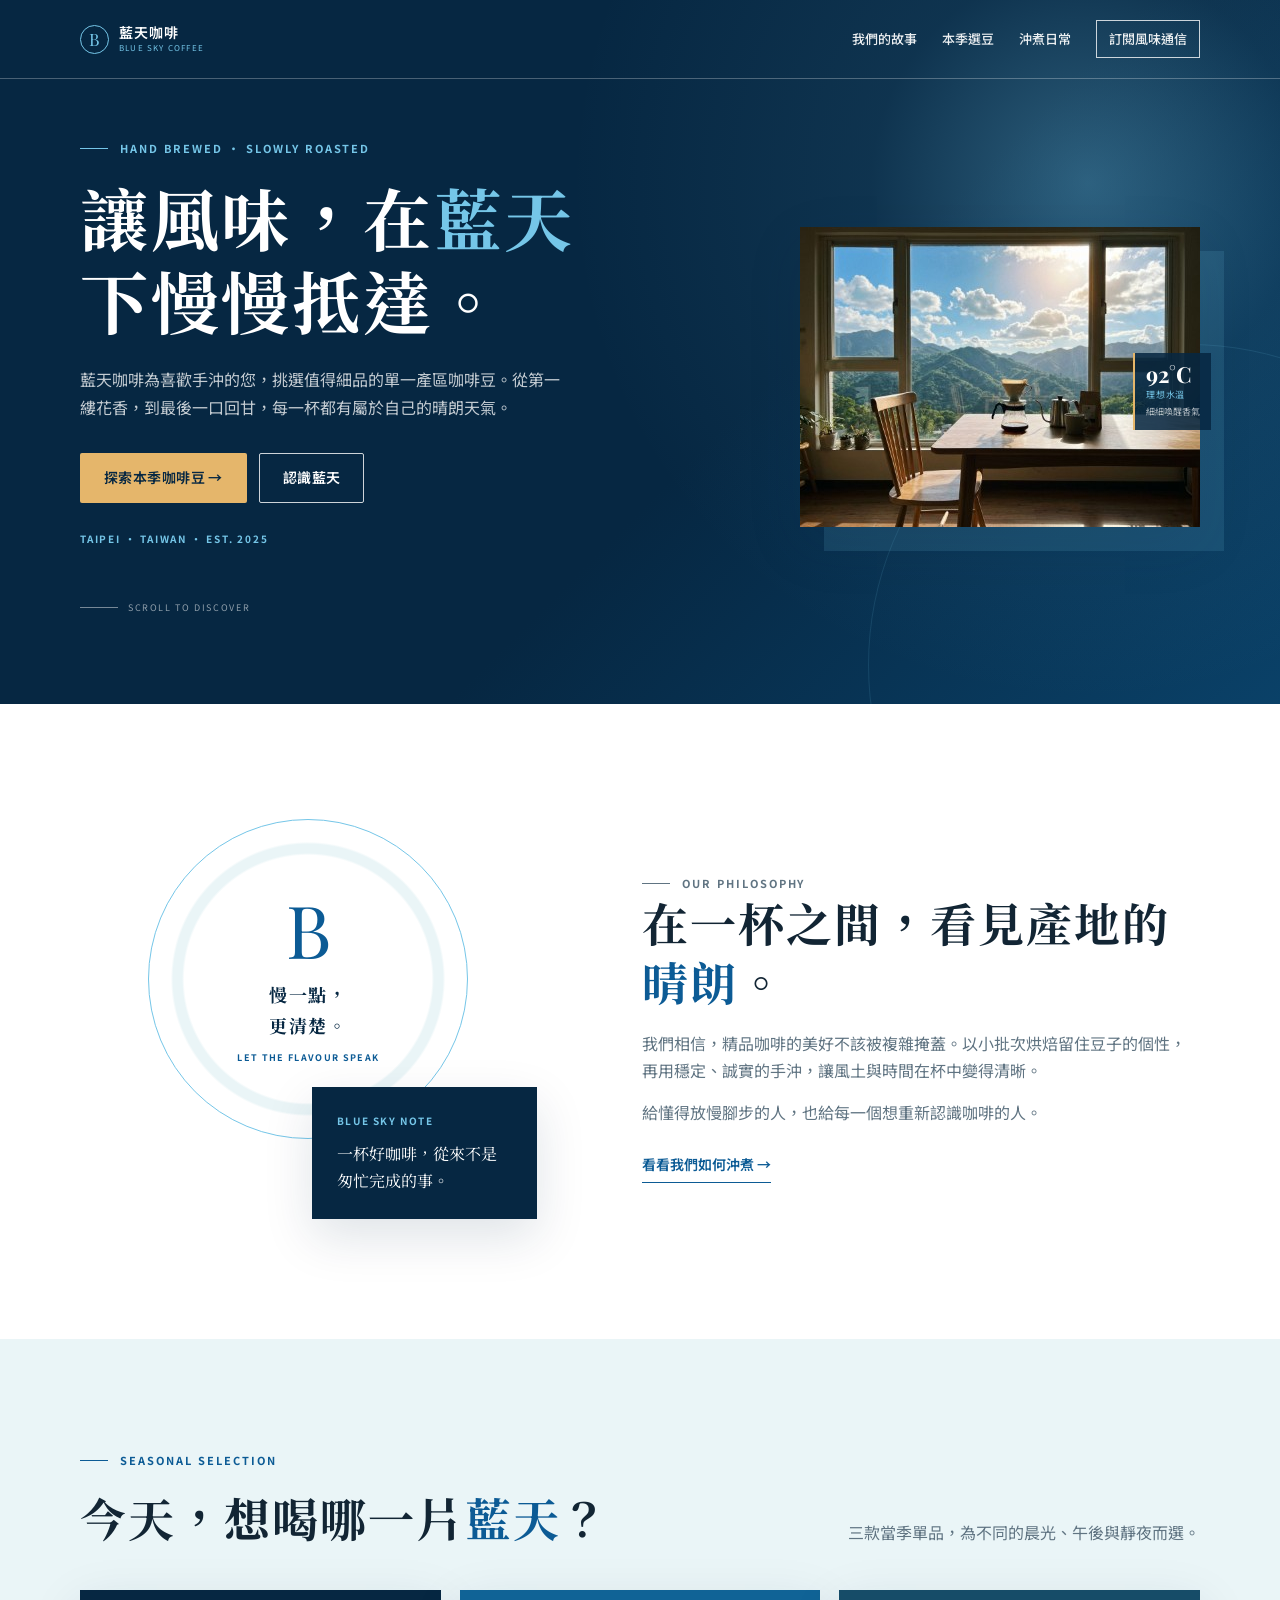
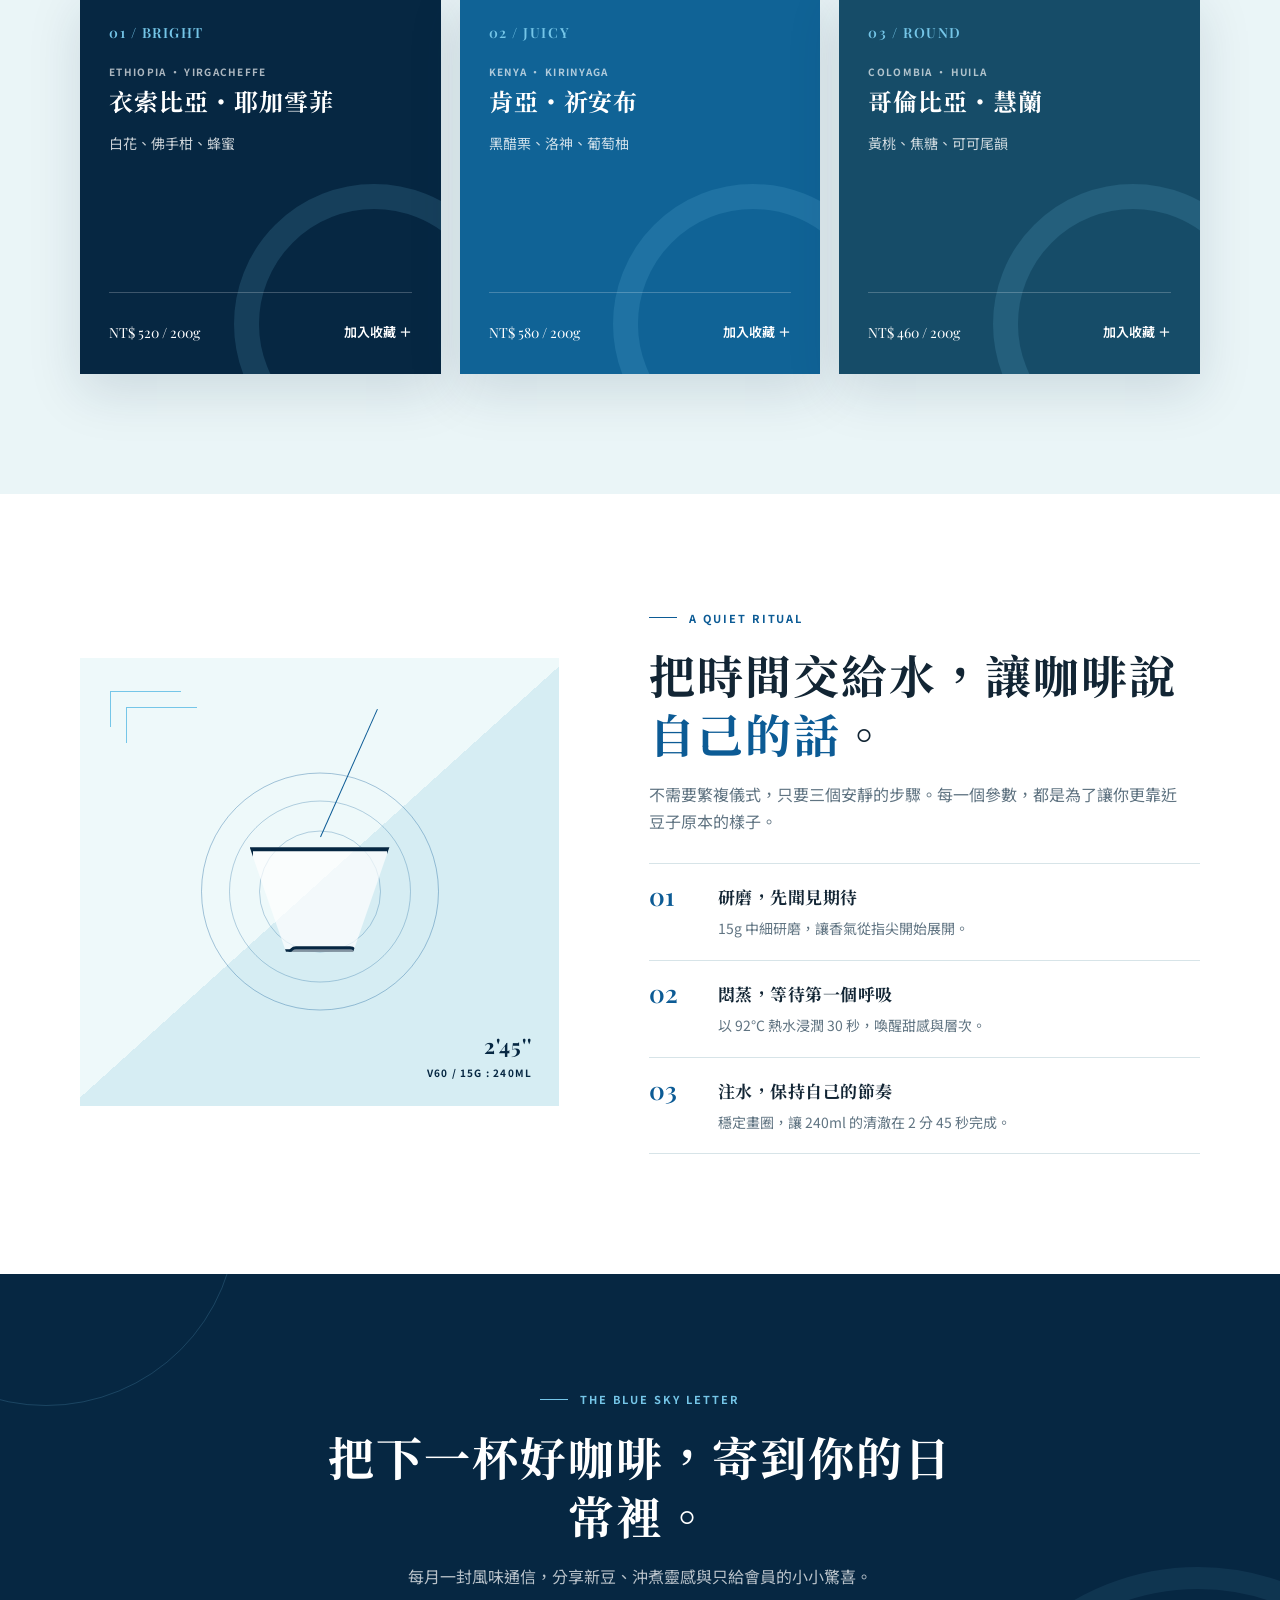
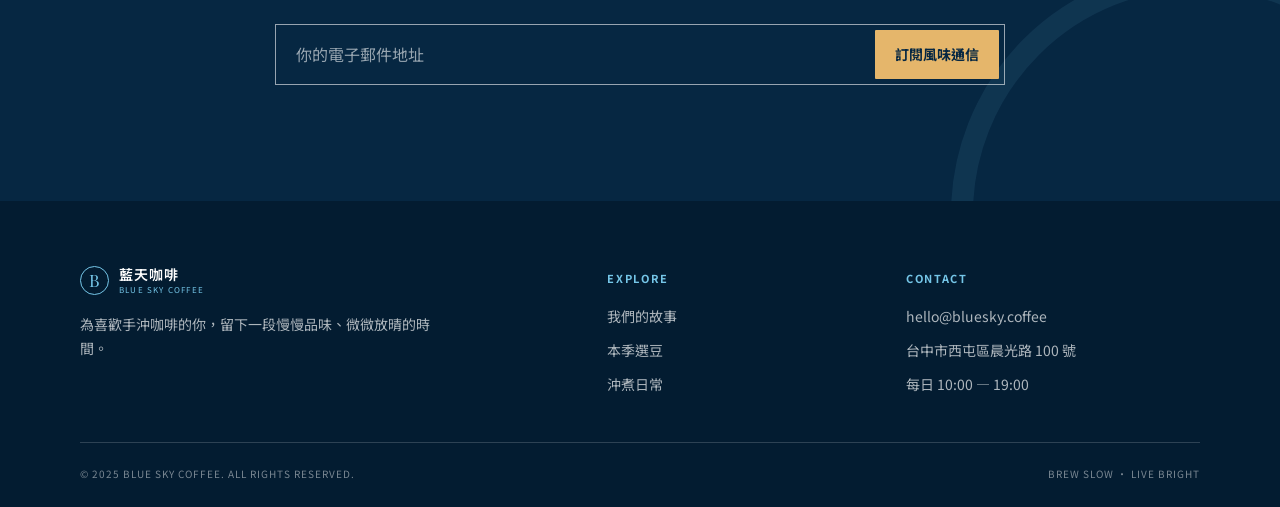
<file: onepage1/index.html>
<!DOCTYPE html>
<html lang="zh-Hant">
<head>
  <meta charset="UTF-8">
  <meta name="viewport" content="width=device-width, initial-scale=1.0">
  <meta name="description" content="藍天咖啡，為手沖咖啡愛好者挑選當季精品咖啡豆，讓每一杯都清澈、明亮、值得細品。">
  <title>藍天咖啡｜讓風味，慢慢抵達</title>
  <link rel="preconnect" href="https://fonts.googleapis.com">
  <link rel="preconnect" href="https://fonts.gstatic.com" crossorigin>
  <link href="https://fonts.googleapis.com/css2?family=Noto+Sans+TC:wght@400;500;600;700&family=Noto+Serif+TC:wght@500;600;700;900&family=Playfair+Display:ital,wght@0,600;0,700;1,600&display=swap" rel="stylesheet">
  <style>
    :root {
      --navy: #062742;
      --blue: #0c5b95;
      --sky: #75c6e8;
      --mist: #eaf5f7;
      --cream: #fbfaf6;
      --ink: #122534;
      --muted: #607482;
      --line: #d7e4e8;
      --sand: #e5b66b;
      --shadow: 0 18px 50px rgba(6, 39, 66, .13);
    }

    * { box-sizing: border-box; }
    html { scroll-behavior: smooth; }
    body {
      margin: 0;
      background: var(--cream);
      color: var(--ink);
      font-family: "Noto Sans TC", sans-serif;
      font-size: 16px;
      line-height: 1.7;
    }
    a { color: inherit; text-decoration: none; }
    button, input { font: inherit; }
    button { cursor: pointer; }
    :focus-visible { outline: 3px solid var(--sky); outline-offset: 4px; }

    .wrap { width: min(1120px, calc(100% - 48px)); margin-inline: auto; }
    .eyebrow {
      display: flex;
      align-items: center;
      gap: 12px;
      margin: 0 0 18px;
      color: var(--blue);
      font-size: 11px;
      font-weight: 700;
      letter-spacing: .18em;
    }
    .eyebrow::before { width: 28px; height: 1px; background: currentColor; content: ""; }
    .section-title {
      margin: 0;
      font-family: "Noto Serif TC", serif;
      font-size: clamp(30px, 4vw, 46px);
      font-weight: 700;
      letter-spacing: .045em;
      line-height: 1.28;
    }
    .accent { color: var(--blue); }
    .section-copy { margin: 18px 0 0; color: var(--muted); }
    .button, .text-link {
      display: inline-flex;
      align-items: center;
      justify-content: center;
      min-height: 50px;
      padding: 11px 23px;
      border: 1px solid transparent;
      border-radius: 2px;
      font-size: 14px;
      font-weight: 600;
      letter-spacing: .03em;
      transition: background-color .25s ease, color .25s ease, border-color .25s ease, transform .25s ease;
    }
    .button:hover, .text-link:hover { transform: translateY(-2px); }
    .button-primary { background: var(--sand); color: var(--navy); }
    .button-primary:hover { background: #f0ca84; }
    .button-outline { border-color: rgba(255,255,255,.8); color: #fff; }
    .button-outline:hover { background: #fff; color: var(--navy); }

    .site-header {
      position: absolute;
      z-index: 10;
      top: 0;
      left: 0;
      width: 100%;
      border-bottom: 1px solid rgba(255,255,255,.27);
    }
    .navbar {
      display: flex;
      align-items: center;
      justify-content: space-between;
      min-height: 78px;
      gap: 24px;
    }
    .brand { display: inline-flex; align-items: center; gap: 10px; color: #fff; }
    .brand-mark {
      display: grid;
      width: 29px;
      height: 29px;
      place-items: center;
      border: 1px solid var(--sky);
      border-radius: 50%;
      color: var(--sky);
      font-family: "Playfair Display", serif;
      font-size: 17px;
      line-height: 1;
    }
    .brand-copy { display: grid; line-height: 1.1; }
    .brand-copy strong { font-size: 14px; font-weight: 600; letter-spacing: .08em; }
    .brand-copy small { margin-top: 4px; color: var(--sky); font-size: 8px; letter-spacing: .15em; }
    .nav-links { display: flex; align-items: center; gap: 25px; }
    .nav-links a { position: relative; color: rgba(255,255,255,.92); font-size: 13px; font-weight: 500; white-space: nowrap; }
    .nav-links a:not(.nav-cta)::after {
      position: absolute;
      right: 0;
      bottom: -7px;
      width: 0;
      height: 1px;
      background: var(--sky);
      content: "";
      transition: width .25s ease;
    }
    .nav-links a:not(.nav-cta):hover::after { right: auto; left: 0; width: 100%; }
    .nav-links .nav-cta { padding: 7px 12px; border: 1px solid rgba(255,255,255,.78); }
    .nav-links .nav-cta:hover { background: #fff; color: var(--navy); }
    .menu-toggle { display: none; padding: 4px; border: 0; background: transparent; color: #fff; font-size: 24px; line-height: 1; }

    .hero {
      position: relative;
      display: flex;
      min-height: 704px;
      overflow: hidden;
      align-items: stretch;
      background:
        radial-gradient(circle at 85% 26%, rgba(117,198,232,.35) 0, rgba(117,198,232,.08) 18%, transparent 43%),
        linear-gradient(135deg, #062742 0%, #062742 58%, #0a4168 100%);
      color: #fff;
    }
    .hero::after {
      position: absolute;
      z-index: 0;
      right: -18vw;
      bottom: -22vw;
      width: 50vw;
      height: 50vw;
      border: 1px solid rgba(117,198,232,.13);
      border-radius: 50%;
      content: "";
    }
    .hero-grid {
      position: relative;
      z-index: 1;
      display: grid;
      grid-template-columns: 1.02fr .98fr;
      gap: 45px;
      align-items: center;
      padding-top: 122px;
      padding-bottom: 72px;
    }
    .hero-content { max-width: 560px; }
    .hero .eyebrow { color: var(--sky); }
    .hero-title {
      max-width: 540px;
      margin: 0;
      font-family: "Noto Serif TC", serif;
      font-size: clamp(42px, 5.5vw, 68px);
      font-weight: 700;
      letter-spacing: .04em;
      line-height: 1.22;
    }
    .hero-title .sky-word { color: var(--sky); }
    .hero-lede { max-width: 490px; margin: 25px 0 0; color: rgba(255,255,255,.76); }
    .hero-actions { display: flex; flex-wrap: wrap; gap: 12px; margin-top: 32px; }
    .hero-meta { margin: 27px 0 0; color: var(--sky); font-size: 10px; font-weight: 700; letter-spacing: .18em; }
    .scroll-note { display: flex; align-items: center; gap: 10px; margin: 53px 0 0; color: rgba(255,255,255,.55); font-size: 9px; letter-spacing: .18em; }
    .scroll-note::before { width: 38px; height: 1px; background: rgba(255,255,255,.45); content: ""; }

    .hero-art {
      position: relative;
      width: min(100%, 400px);
      height: 300px;
      min-height: 0;
      margin-left: auto;
      overflow: visible;
      aspect-ratio: auto;
      border: 0;
      background: transparent;
      box-shadow: none;
    }
    .hero-photo { width: 400px; height: 300px; object-fit: cover; box-shadow: 24px 24px 0 rgba(117,198,232,.13), var(--shadow); }
    .window-frame { position: absolute; inset: 0; border: 12px solid #e8d4ae; box-shadow: inset 0 0 0 2px rgba(6,39,66,.18); }
    .window-frame::before, .window-frame::after { position: absolute; background: rgba(6,39,66,.25); content: ""; }
    .window-frame::before { top: 0; bottom: 0; left: 49%; width: 4px; }
    .window-frame::after { top: 46%; right: 0; left: 0; height: 4px; }
    .sun { position: absolute; top: 16%; right: 17%; width: 77px; height: 77px; border-radius: 50%; background: #fff2be; box-shadow: 0 0 45px 22px rgba(255,228,150,.42); }
    .mountain { position: absolute; bottom: 28%; width: 75%; height: 36%; clip-path: polygon(0 100%, 35% 15%, 48% 50%, 63% 0, 100% 100%); background: #497b83; opacity: .9; }
    .mountain.one { left: -12%; }
    .mountain.two { right: -27%; bottom: 27%; background: #30616b; transform: scaleX(-1); opacity: .75; }
    .tabletop { position: absolute; right: -8%; bottom: -7%; left: -8%; height: 33%; background: linear-gradient(#643e2e 0%, #3d251e 100%); transform: perspective(200px) rotateX(10deg); }
    .chair { position: absolute; right: 7%; bottom: 18%; width: 100px; height: 112px; border: 12px solid #543126; border-bottom: 0; border-radius: 48px 48px 0 0; opacity: .8; }
    .chair::after { position: absolute; bottom: -75px; left: 14px; width: 8px; height: 75px; background: #543126; box-shadow: 53px 0 #543126; content: ""; }
    .coffee-vessel { position: absolute; bottom: 14%; left: 28%; width: 112px; height: 105px; }
    .coffee-vessel .dripper { position: absolute; top: 0; left: 29px; width: 53px; height: 45px; border: 3px solid #d8e7e1; border-radius: 5px 5px 22px 22px; background: linear-gradient(135deg, rgba(222,246,240,.75), rgba(124,180,181,.2)); clip-path: polygon(0 0, 100% 0, 78% 100%, 22% 100%); }
    .coffee-vessel .carafe { position: absolute; bottom: 0; left: 17px; width: 78px; height: 68px; border: 3px solid #d8e7e1; border-radius: 10px 10px 23px 23px; background: linear-gradient(to top, rgba(56,29,19,.82) 0 38%, rgba(190,228,227,.24) 39%); }
    .coffee-vessel .carafe::before { position: absolute; top: -20px; left: 24px; width: 26px; height: 22px; border: 3px solid #d8e7e1; border-bottom: 0; border-radius: 50% 50% 0 0; content: ""; }
    .steam { position: absolute; bottom: 59%; left: 49%; width: 23px; height: 58px; border-left: 2px solid rgba(255,255,255,.63); border-radius: 50%; transform: rotate(16deg); }
    .steam::after { position: absolute; top: -5px; left: 14px; width: 18px; height: 48px; border-right: 2px solid rgba(255,255,255,.44); border-radius: 50%; content: ""; }
    .art-label { position: absolute; z-index: 3; right: -11px; top: 42%; display: grid; gap: 2px; padding: 10px 11px; border-left: 2px solid var(--sand); background: rgba(6,39,66,.86); color: #fff; }
    .art-label strong { font-family: "Playfair Display", serif; font-size: 22px; line-height: 1; }
    .art-label span { color: var(--sky); font-size: 9px; letter-spacing: .09em; }
    .art-label small { color: rgba(255,255,255,.72); font-size: 9px; }

    .story { padding: 115px 0 120px; background: #fff; }
    .story-grid { display: grid; grid-template-columns: .9fr 1.1fr; gap: clamp(45px, 9vw, 105px); align-items: center; }
    .story-visual { position: relative; min-height: 400px; }
    .story-seal {
      display: grid;
      width: 320px;
      height: 320px;
      place-content: center;
      margin: 0 auto;
      border: 1px solid var(--sky);
      border-radius: 50%;
      background: radial-gradient(circle, #fff 0 55%, #eaf5f7 56% 60%, #fff 61%);
      color: var(--navy);
      text-align: center;
    }
    .story-seal::before { display: block; margin-bottom: 14px; color: var(--blue); content: "B"; font-family: "Playfair Display", serif; font-size: 73px; line-height: 1; }
    .story-seal strong { font-family: "Noto Serif TC", serif; font-size: 18px; letter-spacing: .09em; }
    .story-seal span { margin-top: 10px; color: var(--blue); font-size: 9px; font-weight: 700; letter-spacing: .15em; }
    .note-card { position: absolute; right: 0; bottom: 0; width: min(225px, 57%); padding: 25px; background: var(--navy); color: #fff; box-shadow: var(--shadow); }
    .note-card p:first-child { margin: 0; color: var(--sky); font-size: 10px; font-weight: 700; letter-spacing: .16em; }
    .note-card p:last-child { margin: 12px 0 0; font-family: "Noto Serif TC", serif; font-size: 16px; line-height: 1.65; }
    .story-content p { margin: 19px 0 0; color: var(--muted); }
    .story-content p + p { margin-top: 15px; }
    .underlined-link { display: inline-flex; margin-top: 27px; padding-bottom: 5px; border-bottom: 1px solid var(--blue); color: var(--blue); font-size: 14px; font-weight: 600; transition: gap .2s ease; }
    .underlined-link:hover { gap: 8px; }

    .coffee { padding: 112px 0 120px; background: var(--mist); }
    .coffee-heading { display: flex; align-items: end; justify-content: space-between; gap: 32px; margin-bottom: 43px; }
    .coffee-heading .section-copy { max-width: 365px; }
    .coffee-grid { display: grid; grid-template-columns: repeat(3, 1fr); gap: 19px; }
    .coffee-card {
      position: relative;
      display: flex;
      min-height: 384px;
      overflow: hidden;
      flex-direction: column;
      padding: 31px 29px 25px;
      background: var(--navy);
      color: #fff;
      box-shadow: var(--shadow);
    }
    .coffee-card:nth-child(2) { background: #106396; }
    .coffee-card:nth-child(3) { background: #164c68; }
    .coffee-card::after { position: absolute; right: -73px; bottom: -90px; width: 230px; height: 230px; border: 25px solid rgba(117,198,232,.15); border-radius: 50%; content: ""; }
    .coffee-card > * { position: relative; z-index: 1; }
    .bean-no { margin: 0; color: var(--sky); font-family: "Playfair Display", serif; font-size: 14px; font-weight: 600; letter-spacing: .11em; }
    .origin { margin: 19px 0 5px; color: rgba(255,255,255,.67); font-size: 10px; font-weight: 700; letter-spacing: .13em; }
    .bean-name { margin: 0; font-family: "Noto Serif TC", serif; font-size: 24px; font-weight: 700; letter-spacing: .04em; line-height: 1.35; }
    .flavour { margin: 14px 0 0; color: rgba(255,255,255,.79); font-size: 14px; }
    .coffee-bottom { display: flex; align-items: center; justify-content: space-between; gap: 13px; margin-top: auto; padding-top: 23px; border-top: 1px solid rgba(255,255,255,.22); }
    .price { font-family: "Playfair Display", serif; font-size: 14px; white-space: nowrap; }
    .save-button { padding: 5px 0; border: 0; background: transparent; color: #fff; font-size: 13px; font-weight: 600; white-space: nowrap; transition: color .2s ease; }
    .save-button:hover { color: var(--sand); }

    .brew { padding: 115px 0 120px; background: #fff; }
    .brew-grid { display: grid; grid-template-columns: .93fr 1.07fr; gap: clamp(44px, 7vw, 90px); align-items: center; }
    .brew-art { position: relative; min-height: 448px; overflow: hidden; background: linear-gradient(138deg, #eef9fa 0 50%, #d6edf3 50% 100%); }
    .brew-art::before { position: absolute; top: 33px; left: 30px; width: 70px; height: 35px; border-top: 1px solid var(--sky); border-left: 1px solid var(--sky); content: ""; }
    .brew-art::after { position: absolute; top: 49px; left: 46px; width: 70px; height: 35px; border-top: 1px solid var(--sky); border-left: 1px solid var(--sky); content: ""; }
    .pour-rings { position: absolute; top: 50%; left: 50%; width: 238px; height: 238px; border: 1px solid rgba(12,91,149,.35); border-radius: 50%; transform: translate(-50%,-46%); }
    .pour-rings::before, .pour-rings::after { position: absolute; border: 1px solid rgba(12,91,149,.28); border-radius: 50%; content: ""; }
    .pour-rings::before { inset: 27px; }
    .pour-rings::after { inset: 57px; }
    .pour-line { position: absolute; top: 39px; left: 50%; width: 1px; height: 140px; background: var(--blue); transform: rotate(24deg); transform-origin: bottom; }
    .v60 { position: absolute; top: 50%; left: 50%; width: 140px; height: 105px; border: 3px solid var(--navy); border-top-width: 4px; background: rgba(255,255,255,.7); clip-path: polygon(0 0, 100% 0, 74% 100%, 26% 100%); transform: translate(-50%,-33%); }
    .v60::after { position: absolute; bottom: -61px; left: 35px; width: 64px; height: 58px; border: 3px solid var(--navy); border-radius: 8px 8px 19px 19px; background: linear-gradient(to top, #6c3924 0 31%, rgba(255,255,255,.5) 32%); content: ""; }
    .brew-caption { position: absolute; right: 27px; bottom: 25px; display: grid; color: var(--navy); text-align: right; }
    .brew-caption strong { font-family: "Playfair Display", serif; font-size: 21px; letter-spacing: .05em; }
    .brew-caption span { font-size: 10px; font-weight: 700; letter-spacing: .12em; }
    .brew-content .section-copy { max-width: 530px; }
    .brew-steps { margin-top: 28px; border-top: 1px solid var(--line); }
    .brew-step { display: grid; grid-template-columns: 55px 1fr; gap: 14px; padding: 19px 0; border-bottom: 1px solid var(--line); }
    .step-no { color: var(--blue); font-family: "Playfair Display", serif; font-size: 25px; font-weight: 600; line-height: 1; }
    .brew-step h3 { margin: 0; font-family: "Noto Serif TC", serif; font-size: 17px; letter-spacing: .03em; }
    .brew-step p { margin: 5px 0 0; color: var(--muted); font-size: 14px; }

    .visit { position: relative; overflow: hidden; padding: 116px 0; background: var(--navy); color: #fff; text-align: center; }
    .visit::before, .visit::after { position: absolute; width: 380px; height: 380px; border: 1px solid rgba(117,198,232,.19); border-radius: 50%; content: ""; }
    .visit::before { top: -250px; left: -145px; }
    .visit::after { right: -165px; bottom: -260px; width: 450px; height: 450px; border-width: 22px; opacity: .45; }
    .visit .wrap { position: relative; z-index: 1; max-width: 730px; }
    .visit .eyebrow { justify-content: center; color: var(--sky); }
    .visit .section-title { max-width: 670px; margin-inline: auto; }
    .visit .section-copy { max-width: 535px; margin-inline: auto; color: rgba(255,255,255,.72); }
    .subscribe-form { display: flex; margin: 34px auto 0; padding: 5px; border: 1px solid rgba(255,255,255,.58); }
    .subscribe-form input { min-width: 0; flex: 1; padding: 11px 15px; border: 0; outline: 0; background: transparent; color: #fff; }
    .subscribe-form input::placeholder { color: rgba(255,255,255,.58); }
    .subscribe-form button { min-height: 48px; padding: 10px 20px; border: 0; border-radius: 1px; background: var(--sand); color: var(--navy); font-size: 14px; font-weight: 700; transition: background .2s ease; }
    .subscribe-form button:hover { background: #f1ca83; }

    .site-footer { padding: 65px 0 25px; background: #031c31; color: rgba(255,255,255,.68); }
    .footer-grid { display: grid; grid-template-columns: 1.45fr .75fr .9fr; gap: 54px; padding-bottom: 46px; }
    .footer-brand .brand { margin-bottom: 18px; }
    .footer-brand p { max-width: 355px; margin: 0; font-size: 14px; }
    .footer-heading { margin: 3px 0 17px; color: var(--sky); font-size: 11px; font-weight: 700; letter-spacing: .15em; }
    .footer-links, .footer-contact { display: grid; gap: 10px; font-size: 14px; }
    .footer-links a:hover, .footer-contact a:hover { color: #fff; }
    .footer-bottom { display: flex; justify-content: space-between; gap: 18px; padding-top: 22px; border-top: 1px solid rgba(255,255,255,.17); color: rgba(255,255,255,.47); font-size: 10px; letter-spacing: .1em; }

    .toast {
      position: fixed;
      z-index: 20;
      right: 22px;
      bottom: 22px;
      max-width: min(360px, calc(100% - 44px));
      padding: 13px 18px;
      border-left: 3px solid var(--sand);
      background: var(--navy);
      box-shadow: var(--shadow);
      color: #fff;
      font-size: 14px;
      opacity: 0;
      pointer-events: none;
      transform: translateY(12px);
      transition: opacity .22s ease, transform .22s ease;
    }
    .toast.show { opacity: 1; transform: translateY(0); }
    .reveal { opacity: 0; transform: translateY(18px); transition: opacity .65s ease, transform .65s ease; }
    .reveal.visible { opacity: 1; transform: translateY(0); }

    @media (max-width: 820px) {
      .navbar { position: relative; }
      .menu-toggle { display: block; }
      .nav-links {
        position: absolute;
        top: 100%;
        right: -24px;
        left: -24px;
        display: grid;
        max-height: 0;
        overflow: hidden;
        gap: 0;
        background: #05233c;
        transition: max-height .32s ease;
      }
      .nav-links.open { max-height: 300px; }
      .nav-links a { padding: 12px 24px; border-top: 1px solid rgba(255,255,255,.1); }
      .nav-links .nav-cta { margin: 8px 24px 16px; padding: 9px 12px; text-align: center; }
      .hero { min-height: 710px; }
      .hero-grid { grid-template-columns: 1fr; gap: 17px; padding-top: 112px; }
      .hero-content { max-width: 640px; }
      .scroll-note { margin-top: 29px; }
      .hero-art { width: min(100%, 330px); height: 248px; min-height: 0; max-height: none; margin: 0; }
      .hero-photo { width: 330px; height: 248px; }
      .coffee-grid { grid-template-columns: repeat(2, 1fr); }
      .coffee-card:nth-child(3) { grid-column: span 2; }
      .story-grid, .brew-grid { grid-template-columns: 1fr; }
      .story-visual { max-width: 520px; width: 100%; margin: auto; }
      .brew-art { max-width: 540px; width: 100%; margin: auto; }
      .footer-grid { grid-template-columns: 1fr 1fr; }
      .footer-brand { grid-column: 1 / -1; }
    }

    @media (max-width: 560px) {
      .wrap { width: calc(100% - 34px); }
      .navbar { min-height: 70px; }
      .brand-copy strong { font-size: 13px; }
      .hero { min-height: 680px; }
      .hero-grid { padding-top: 98px; padding-bottom: 34px; }
      .hero-title { font-size: 40px; }
      .hero-lede { margin-top: 16px; font-size: 14px; line-height: 1.7; }
      .hero-actions { margin-top: 23px; }
      .hero-actions .button { flex: 1; padding-inline: 13px; }
      .hero-meta { margin-top: 18px; }
      .hero-art { width: 260px; height: 195px; min-height: 0; max-height: none; }
      .hero-photo { width: 260px; height: 195px; }
      .art-label { display: none; }
      .sun { width: 49px; height: 49px; }
      .coffee-vessel { bottom: 9%; left: 25%; transform: scale(.72); transform-origin: bottom left; }
      .chair { transform: scale(.72); transform-origin: bottom right; }
      .story, .coffee, .brew, .visit { padding: 76px 0; }
      .story-seal { width: 245px; height: 245px; }
      .story-seal::before { margin-bottom: 8px; font-size: 54px; }
      .story-seal strong { font-size: 15px; }
      .story-visual { min-height: 315px; }
      .note-card { width: 185px; padding: 18px; }
      .note-card p:last-child { font-size: 14px; }
      .coffee-heading { display: block; margin-bottom: 30px; }
      .coffee-heading .section-copy { margin-top: 14px; }
      .coffee-grid { grid-template-columns: 1fr; }
      .coffee-card, .coffee-card:nth-child(3) { min-height: 330px; grid-column: auto; }
      .brew-art { min-height: 310px; }
      .pour-rings { width: 185px; height: 185px; }
      .v60 { transform: translate(-50%,-28%) scale(.82); }
      .subscribe-form { display: grid; gap: 6px; padding: 5px; }
      .subscribe-form input, .subscribe-form button { width: 100%; }
      .footer-grid { grid-template-columns: 1fr; gap: 32px; }
      .footer-brand { grid-column: auto; }
      .footer-bottom { display: grid; gap: 9px; }
    }

    @media (prefers-reduced-motion: reduce) {
      html { scroll-behavior: auto; }
      *, *::before, *::after { transition-duration: .01ms !important; animation-duration: .01ms !important; animation-iteration-count: 1 !important; }
      .reveal { opacity: 1; transform: none; }
    }
  </style>
</head>
<body>
  <header class="site-header" id="top">
    <nav class="wrap navbar" aria-label="主要導覽">
      <a class="brand" href="#top" aria-label="回到藍天咖啡首頁">
        <span class="brand-mark" aria-hidden="true">B</span>
        <span class="brand-copy"><strong>藍天咖啡</strong><small>BLUE SKY COFFEE</small></span>
      </a>
      <button class="menu-toggle" type="button" aria-controls="navLinks" aria-expanded="false" aria-label="開啟導覽選單">☰</button>
      <div class="nav-links" id="navLinks">
        <a href="#story">我們的故事</a>
        <a href="#coffee">本季選豆</a>
        <a href="#brew">沖煮日常</a>
        <a class="nav-cta" href="#visit">訂閱風味通信</a>
      </div>
    </nav>
  </header>

  <main>
    <section class="hero" aria-labelledby="heroTitle">
      <div class="wrap hero-grid">
        <div class="hero-content">
          <p class="eyebrow">HAND BREWED · SLOWLY ROASTED</p>
          <h1 class="hero-title" id="heroTitle">讓風味，在<span class="sky-word">藍天</span>下慢慢抵達。</h1>
          <p class="hero-lede">藍天咖啡為喜歡手沖的您，挑選值得細品的單一產區咖啡豆。從第一縷花香，到最後一口回甘，每一杯都有屬於自己的晴朗天氣。</p>
          <div class="hero-actions">
            <a class="button button-primary" href="#coffee">探索本季咖啡豆 →</a>
            <a class="button button-outline" href="#story">認識藍天</a>
          </div>
          <p class="hero-meta">TAIPEI · TAIWAN · EST. 2025</p>
          <p class="scroll-note">SCROLL TO DISCOVER</p>
        </div>

        <div class="hero-art" aria-hidden="true">
          <img class="hero-photo" src="images/hero.jpg" width="400" height="300" alt="">
          <span class="art-label"><strong>92°C</strong><span>理想水溫</span><small>細細喚醒香氣</small></span>
        </div>
      </div>
    </section>

    <section class="story" id="story" aria-labelledby="storyTitle">
      <div class="wrap story-grid">
        <div class="story-visual reveal" aria-hidden="true">
          <div class="story-seal"><strong>慢一點，<br>更清楚。</strong><span>LET THE FLAVOUR SPEAK</span></div>
          <div class="note-card"><p>BLUE SKY NOTE</p><p>一杯好咖啡，從來不是匆忙完成的事。</p></div>
        </div>
        <div class="story-content reveal">
          <p class="eyebrow">OUR PHILOSOPHY</p>
          <h2 class="section-title" id="storyTitle">在一杯之間，看見產地的<span class="accent">晴朗</span>。</h2>
          <p>我們相信，精品咖啡的美好不該被複雜掩蓋。以小批次烘焙留住豆子的個性，再用穩定、誠實的手沖，讓風土與時間在杯中變得清晰。</p>
          <p>給懂得放慢腳步的人，也給每一個想重新認識咖啡的人。</p>
          <a class="underlined-link" href="#brew">看看我們如何沖煮 →</a>
        </div>
      </div>
    </section>

    <section class="coffee" id="coffee" aria-labelledby="coffeeTitle">
      <div class="wrap">
        <div class="coffee-heading reveal">
          <div>
            <p class="eyebrow">SEASONAL SELECTION</p>
            <h2 class="section-title" id="coffeeTitle">今天，想喝哪一片<span class="accent">藍天</span>？</h2>
          </div>
          <p class="section-copy">三款當季單品，為不同的晨光、午後與靜夜而選。</p>
        </div>
        <div class="coffee-grid">
          <article class="coffee-card reveal">
            <p class="bean-no">01 / BRIGHT</p>
            <p class="origin">ETHIOPIA · YIRGACHEFFE</p>
            <h3 class="bean-name">衣索比亞・耶加雪菲</h3>
            <p class="flavour">白花、佛手柑、蜂蜜</p>
            <div class="coffee-bottom"><span class="price">NT$ 520 / 200g</span><button class="save-button" type="button" data-coffee="衣索比亞・耶加雪菲">加入收藏 ＋</button></div>
          </article>
          <article class="coffee-card reveal">
            <p class="bean-no">02 / JUICY</p>
            <p class="origin">KENYA · KIRINYAGA</p>
            <h3 class="bean-name">肯亞・祈安布</h3>
            <p class="flavour">黑醋栗、洛神、葡萄柚</p>
            <div class="coffee-bottom"><span class="price">NT$ 580 / 200g</span><button class="save-button" type="button" data-coffee="肯亞・祈安布">加入收藏 ＋</button></div>
          </article>
          <article class="coffee-card reveal">
            <p class="bean-no">03 / ROUND</p>
            <p class="origin">COLOMBIA · HUILA</p>
            <h3 class="bean-name">哥倫比亞・慧蘭</h3>
            <p class="flavour">黃桃、焦糖、可可尾韻</p>
            <div class="coffee-bottom"><span class="price">NT$ 460 / 200g</span><button class="save-button" type="button" data-coffee="哥倫比亞・慧蘭">加入收藏 ＋</button></div>
          </article>
        </div>
      </div>
    </section>

    <section class="brew" id="brew" aria-labelledby="brewTitle">
      <div class="wrap brew-grid">
        <div class="brew-art reveal" aria-hidden="true">
          <span class="pour-rings"></span><span class="pour-line"></span><span class="v60"></span>
          <span class="brew-caption"><strong>2'45''</strong><span>V60 / 15G : 240ML</span></span>
        </div>
        <div class="brew-content reveal">
          <p class="eyebrow">A QUIET RITUAL</p>
          <h2 class="section-title" id="brewTitle">把時間交給水，讓咖啡說<span class="accent">自己的話</span>。</h2>
          <p class="section-copy">不需要繁複儀式，只要三個安靜的步驟。每一個參數，都是為了讓你更靠近豆子原本的樣子。</p>
          <div class="brew-steps">
            <div class="brew-step"><span class="step-no">01</span><div><h3>研磨，先聞見期待</h3><p>15g 中細研磨，讓香氣從指尖開始展開。</p></div></div>
            <div class="brew-step"><span class="step-no">02</span><div><h3>悶蒸，等待第一個呼吸</h3><p>以 92°C 熱水浸潤 30 秒，喚醒甜感與層次。</p></div></div>
            <div class="brew-step"><span class="step-no">03</span><div><h3>注水，保持自己的節奏</h3><p>穩定畫圈，讓 240ml 的清澈在 2 分 45 秒完成。</p></div></div>
          </div>
        </div>
      </div>
    </section>

    <section class="visit" id="visit" aria-labelledby="visitTitle">
      <div class="wrap reveal">
        <p class="eyebrow">THE BLUE SKY LETTER</p>
        <h2 class="section-title" id="visitTitle">把下一杯好咖啡，寄到你的日常裡。</h2>
        <p class="section-copy">每月一封風味通信，分享新豆、沖煮靈感與只給會員的小小驚喜。</p>
        <form class="subscribe-form" id="subscribeForm">
          <input type="email" aria-label="電子郵件地址" placeholder="你的電子郵件地址" required>
          <button type="submit">訂閱風味通信</button>
        </form>
      </div>
    </section>
  </main>

  <footer class="site-footer">
    <div class="wrap footer-grid">
      <div class="footer-brand">
        <a class="brand" href="#top" aria-label="回到藍天咖啡首頁"><span class="brand-mark" aria-hidden="true">B</span><span class="brand-copy"><strong>藍天咖啡</strong><small>BLUE SKY COFFEE</small></span></a>
        <p>為喜歡手沖咖啡的你，留下一段慢慢品味、微微放晴的時間。</p>
      </div>
      <div>
        <p class="footer-heading">EXPLORE</p>
        <div class="footer-links"><a href="#story">我們的故事</a><a href="#coffee">本季選豆</a><a href="#brew">沖煮日常</a></div>
      </div>
      <div>
        <p class="footer-heading">CONTACT</p>
        <div class="footer-contact"><a href="mailto:hello@bluesky.coffee">hello@bluesky.coffee</a><span>台中市西屯區晨光路 100 號</span><span>每日 10:00 — 19:00</span></div>
      </div>
    </div>
    <div class="wrap footer-bottom"><span>© 2025 BLUE SKY COFFEE. ALL RIGHTS RESERVED.</span><span>BREW SLOW · LIVE BRIGHT</span></div>
  </footer>

  <div class="toast" id="toast" role="status" aria-live="polite"></div>

  <script>
    const menuToggle = document.querySelector('.menu-toggle');
    const navLinks = document.querySelector('.nav-links');
    const toast = document.querySelector('#toast');
    let toastTimer;

    function closeMenu() {
      navLinks.classList.remove('open');
      menuToggle.setAttribute('aria-expanded', 'false');
      menuToggle.setAttribute('aria-label', '開啟導覽選單');
      menuToggle.textContent = '☰';
    }

    menuToggle.addEventListener('click', () => {
      const isOpen = navLinks.classList.toggle('open');
      menuToggle.setAttribute('aria-expanded', String(isOpen));
      menuToggle.setAttribute('aria-label', isOpen ? '關閉導覽選單' : '開啟導覽選單');
      menuToggle.textContent = isOpen ? '×' : '☰';
    });

    navLinks.querySelectorAll('a').forEach(link => link.addEventListener('click', closeMenu));

    function showToast(message) {
      window.clearTimeout(toastTimer);
      toast.textContent = message;
      toast.classList.add('show');
      toastTimer = window.setTimeout(() => toast.classList.remove('show'), 2600);
    }

    document.querySelectorAll('[data-coffee]').forEach(button => {
      button.addEventListener('click', () => showToast(`已將「${button.dataset.coffee}」加入你的收藏。`));
    });

    document.querySelector('#subscribeForm').addEventListener('submit', event => {
      event.preventDefault();
      const form = event.currentTarget;
      if (!form.checkValidity()) return;
      form.reset();
      showToast('謝謝訂閱，下一封晴朗的風味通信即將寄出。');
    });

    const reduceMotion = window.matchMedia('(prefers-reduced-motion: reduce)').matches;
    const revealItems = document.querySelectorAll('.reveal');
    if (reduceMotion || !('IntersectionObserver' in window)) {
      revealItems.forEach(item => item.classList.add('visible'));
    } else {
      const observer = new IntersectionObserver(entries => {
        entries.forEach(entry => {
          if (entry.isIntersecting) {
            entry.target.classList.add('visible');
            observer.unobserve(entry.target);
          }
        });
      }, { threshold: .12 });
      revealItems.forEach(item => observer.observe(item));
    }
  </script>
</body>
</html>
</file>
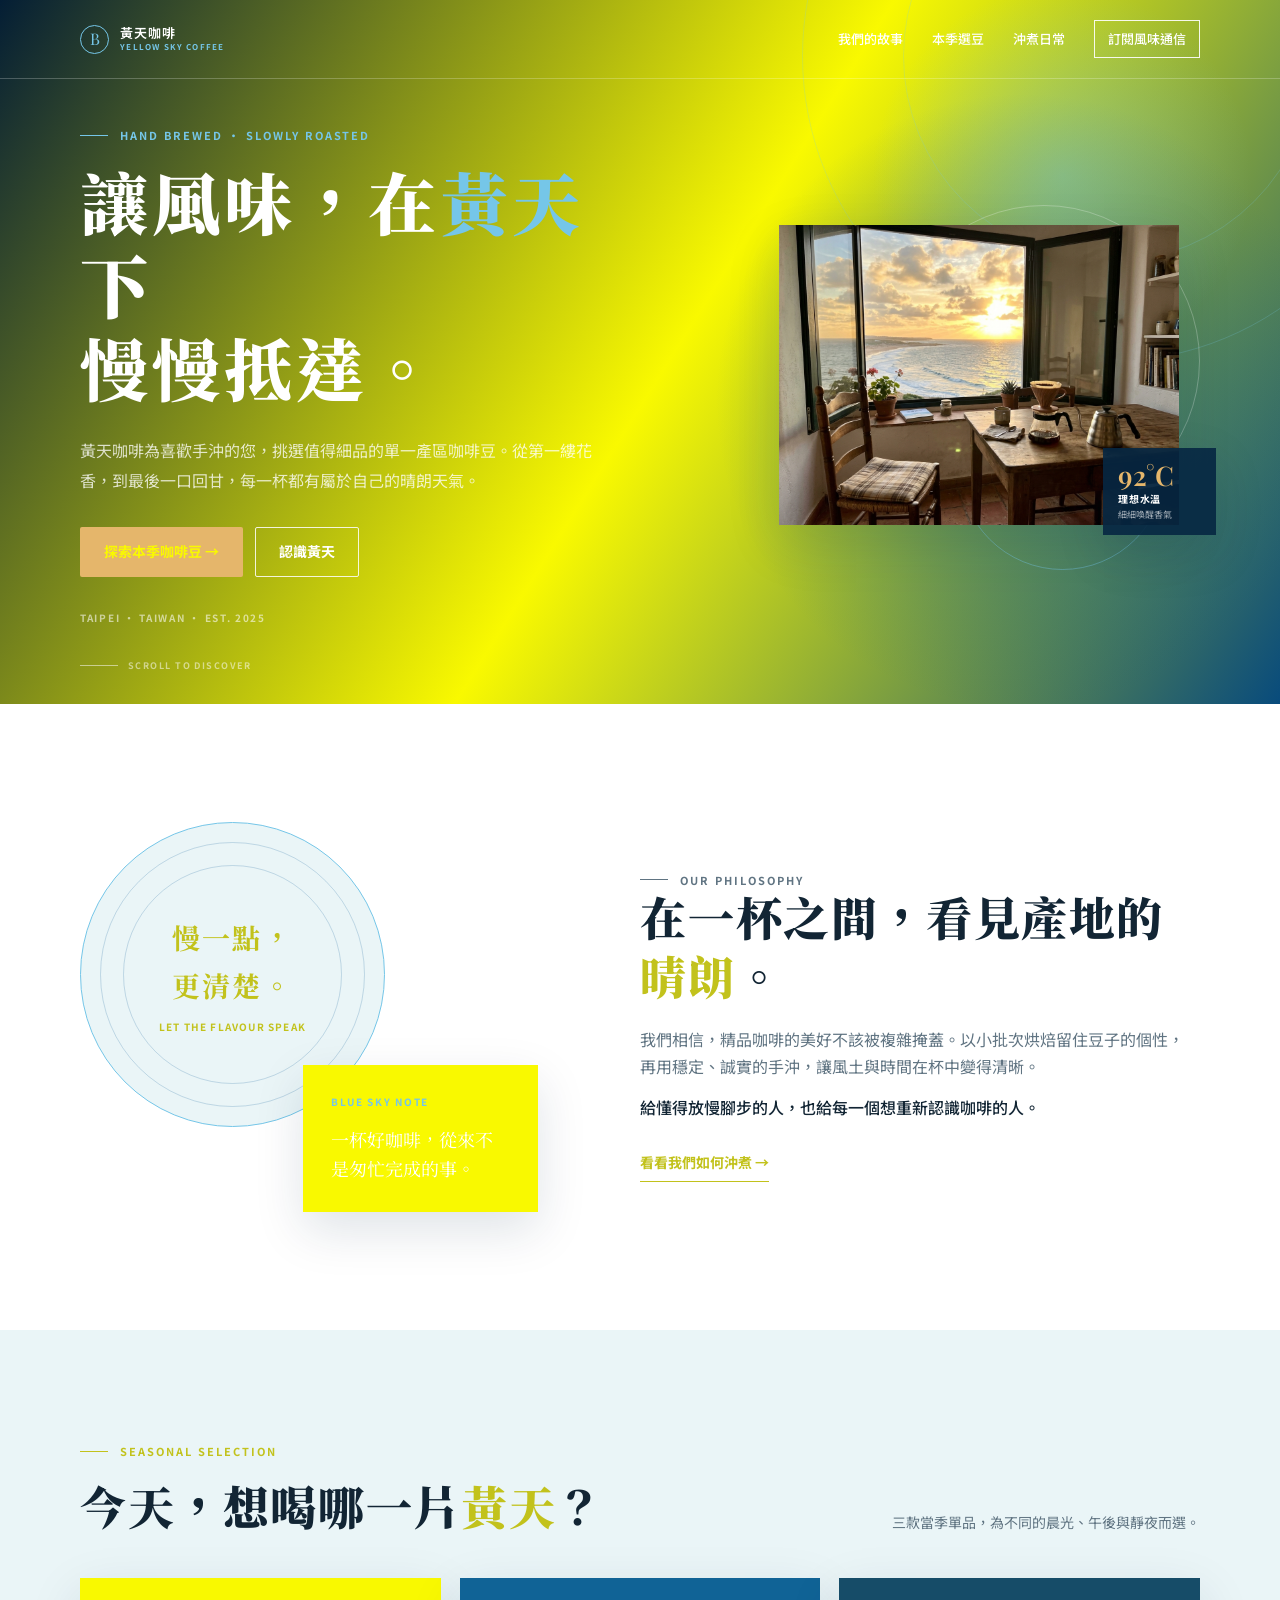
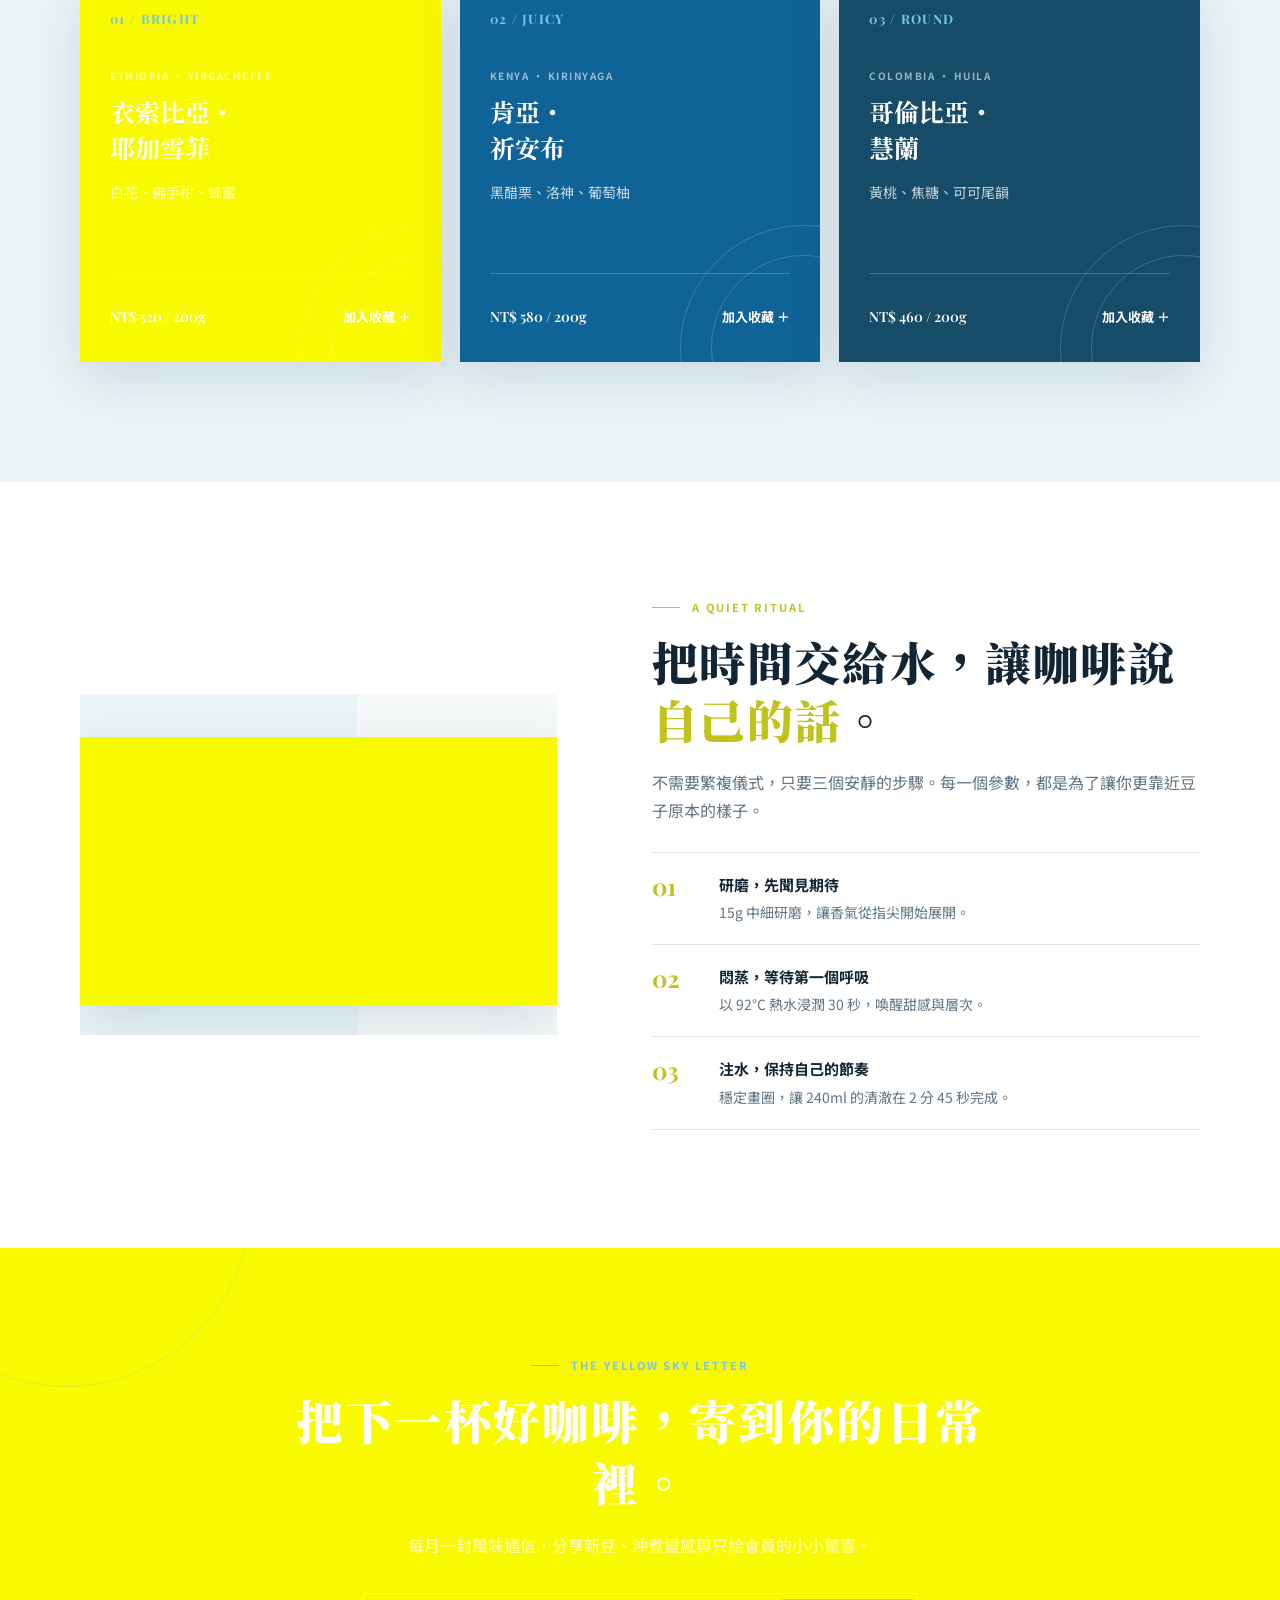
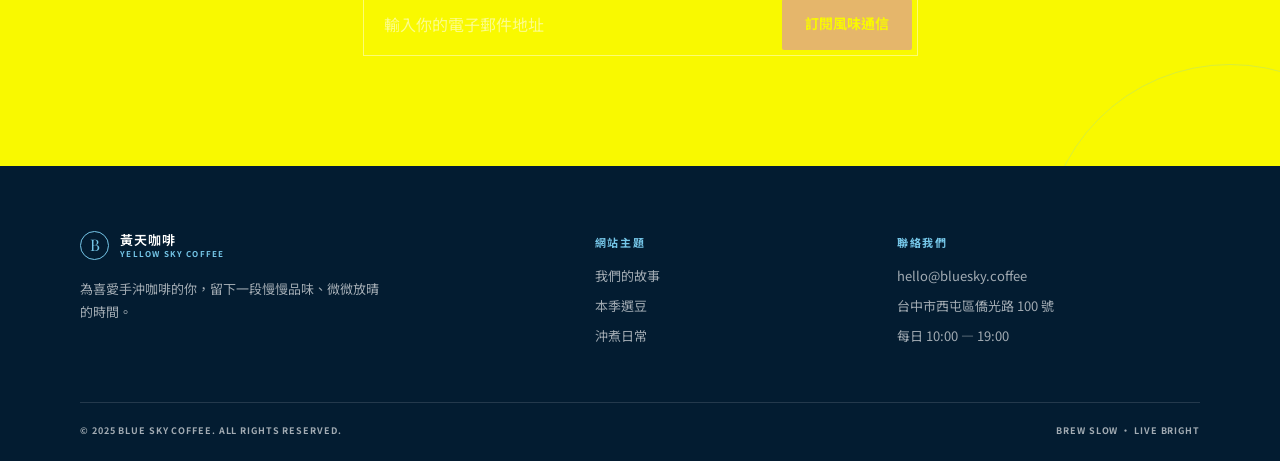
<file: onepage3/index.html>
<!DOCTYPE html>
<html lang="zh-Hant">
<head>
  <meta charset="UTF-8">
  <meta name="viewport" content="width=device-width, initial-scale=1.0">
  <meta name="description" content="黃天咖啡，為手沖咖啡愛好者挑選當季精品咖啡豆，讓每一杯都清澈、明亮、值得細品。">
  <title>黃天咖啡｜讓風味，慢慢抵達</title>
  <link rel="preconnect" href="https://fonts.googleapis.com">
  <link rel="preconnect" href="https://fonts.gstatic.com" crossorigin>
  <link href="https://fonts.googleapis.com/css2?family=Noto+Sans+TC:wght@400;500;600;700&family=Noto+Serif+TC:wght@600;700;900&family=Playfair+Display:wght@600;700&display=swap" rel="stylesheet">
  <style>
    :root {
      --navy: #F9F900;
      --blue: #c2c21c;
      --sky: #75c6e8;
      --mist: #eaf5f7;
      --cream: #fbfaf6;
      --ink: #122534;
      --muted: #607482;
      --line: #d7e4e8;
      --sand: #e5b66b;
      --shadow: 0 18px 50px rgba(6, 39, 66, .13);
    }

    * { box-sizing: border-box; }
    html { scroll-behavior: smooth; }
    body {
      margin: 0;
      color: var(--ink);
      background: var(--cream);
      font-family: "Noto Sans TC", sans-serif;
      font-size: 16px;
      line-height: 1.7;
      -webkit-font-smoothing: antialiased;
    }
    a { color: inherit; text-decoration: none; }
    button, input { font: inherit; }
    button { cursor: pointer; }
    img { display: block; max-width: 100%; }
    :focus-visible { outline: 3px solid var(--sky); outline-offset: 4px; }

    .wrap { width: min(1120px, calc(100% - 48px)); margin: 0 auto; }
    .eyebrow {
      display: flex;
      align-items: center;
      gap: 12px;
      margin: 0 0 17px;
      color: var(--blue);
      font-size: 11px;
      font-weight: 700;
      letter-spacing: .18em;
      line-height: 1.35;
    }
    .eyebrow::before { width: 28px; height: 1px; background: currentColor; content: ""; }
    .section-title {
      margin: 0;
      font-family: "Noto Serif TC", serif;
      font-size: clamp(30px, 4vw, 46px);
      font-weight: 900;
      letter-spacing: .035em;
      line-height: 1.28;
    }
    .blue-word { color: var(--blue); }
    .sand-word, .yellow-word { color: var(--blue); }
    .section-copy { margin: 20px 0 0; color: var(--muted); }
    .text-link {
      display: inline-block;
      margin-top: 29px;
      padding-bottom: 7px;
      border-bottom: 1px solid var(--blue);
      color: var(--blue);
      font-size: 14px;
      font-weight: 700;
      transition: color .2s ease, letter-spacing .2s ease;
    }
    .text-link:hover { color: var(--navy); letter-spacing: .04em; }

    /* Header */
    .site-header {
      position: absolute;
      z-index: 10;
      top: 0;
      left: 0;
      width: 100%;
      border-bottom: 1px solid rgba(255,255,255,.23);
      color: #fff;
    }
    .nav-bar {
      display: flex;
      align-items: center;
      justify-content: space-between;
      min-height: 78px;
    }
    .brand { display: inline-flex; align-items: center; gap: 11px; min-width: max-content; }
    .brand-mark {
      display: grid;
      width: 29px;
      height: 29px;
      place-items: center;
      border: 1px solid var(--sky);
      border-radius: 50%;
      color: var(--sky);
      font-family: "Playfair Display", serif;
      font-size: 16px;
      line-height: 1;
    }
    .brand-name { display: grid; gap: 0; font-size: 13px; font-weight: 600; letter-spacing: .08em; line-height: 1.3; }
    .brand-name small { color: var(--sky); font-size: 8px; font-weight: 700; letter-spacing: .16em; }
    .nav-links { display: flex; align-items: center; gap: 29px; list-style: none; margin: 0; padding: 0; }
    .nav-links a { position: relative; display: inline-block; padding: 8px 0; font-size: 13px; font-weight: 500; }
    .nav-links a:not(.nav-cta)::after {
      position: absolute;
      right: 0;
      bottom: 2px;
      width: 0;
      height: 1px;
      background: var(--sky);
      content: "";
      transition: width .25s ease;
    }
    .nav-links a:not(.nav-cta):hover::after { right: auto; left: 0; width: 100%; }
    .nav-links .nav-cta { padding: 7px 13px; border: 1px solid rgba(255,255,255,.9); transition: color .2s ease, background .2s ease; }
    .nav-links .nav-cta:hover { color: var(--navy); background: #fff; }
    .menu-toggle { display: none; border: 0; background: transparent; color: #fff; font-size: 26px; line-height: 1; }

    /* Hero */
    .hero {
      position: relative;
      isolation: isolate;
      display: grid;
      min-height: 704px;
      overflow: hidden;
      color: #fff;
      background:
        radial-gradient(circle at 83% 25%, rgba(117,198,232,.42), transparent 16%),
        radial-gradient(circle at 80% 57%, rgba(16,99,150,.52), transparent 28%),
        linear-gradient(122deg, #041e35 0%, var(--navy) 52%, #084b7c 100%);
    }
    .hero::before, .hero::after { position: absolute; z-index: -1; border: 1px solid rgba(117,198,232,.22); border-radius: 50%; content: ""; }
    .hero::before { width: 610px; height: 610px; top: -250px; right: -134px; }
    .hero::after { width: 410px; height: 410px; top: -150px; right: -35px; }
    .hero-inner { display: grid; grid-template-columns: 1.02fr .98fr; gap: 45px; align-items: center; width: min(1120px, calc(100% - 48px)); margin: 0 auto; padding: 122px 0 72px; }
    .hero .eyebrow { color: var(--sky); }
    .hero-title { max-width: 650px; margin: 0; font-family: "Noto Serif TC", serif; font-size: clamp(42px, 5.5vw, 68px); font-weight: 900; letter-spacing: .06em; line-height: 1.22; }
    .hero-title .sky-text { color: var(--sky); }
    .hero-lede { max-width: 535px; margin: 26px 0 0; color: rgba(255,255,255,.77); font-size: 16px; line-height: 1.9; }
    .hero-actions { display: flex; flex-wrap: wrap; gap: 12px; margin-top: 31px; }
    .button {
      display: inline-flex;
      align-items: center;
      justify-content: center;
      min-height: 50px;
      padding: 12px 23px;
      border: 1px solid transparent;
      border-radius: 2px;
      font-size: 14px;
      font-weight: 700;
      transition: transform .2s ease, box-shadow .2s ease, color .2s ease, background .2s ease;
    }
    .button:hover { transform: translateY(-2px); box-shadow: 0 9px 20px rgba(0,0,0,.15); }
    .button-primary { color: var(--navy); background: var(--sand); }
    .button-secondary { border-color: rgba(255,255,255,.85); color: #fff; background: transparent; }
    .button-secondary:hover { color: var(--navy); background: #fff; }
    .hero-place { margin: 32px 0 0; color: rgba(255,255,255,.58); font-size: 10px; font-weight: 700; letter-spacing: .17em; }
    .scroll-hint { position: absolute; bottom: 31px; left: max(24px, calc((100% - 1120px) / 2)); display: flex; align-items: center; gap: 10px; color: rgba(255,255,255,.52); font-size: 9px; font-weight: 700; letter-spacing: .16em; }
    .scroll-hint::before { width: 38px; height: 1px; background: currentColor; content: ""; }
    .hero-art { position: relative; justify-self: end; width: min(100%, 450px); padding: 21px 21px 25px 0; }
    .hero-art::before { position: absolute; top: 1px; right: 0; width: 310px; height: 310px; border: 1px solid rgba(255,255,255,.26); border-radius: 50%; content: ""; }
    .hero-art::after { position: absolute; right: 34px; bottom: -20px; width: 205px; height: 205px; border: 1px solid rgba(117,198,232,.4); border-radius: 50%; content: ""; }
    .hero-photo { position: relative; z-index: 1; width: 400px; height: 300px; margin-left: auto; object-fit: cover; box-shadow: var(--shadow); }
    .art-note { position: absolute; z-index: 2; right: -16px; bottom: 15px; display: grid; width: 113px; gap: 1px; padding: 14px 15px; color: #fff; background: rgba(6,39,66,.91); box-shadow: var(--shadow); }
    .art-note strong { color: var(--sand); font-family: "Playfair Display", serif; font-size: 27px; font-weight: 600; line-height: 1; }
    .art-note span { font-size: 10px; font-weight: 700; letter-spacing: .08em; }
    .art-note small { color: rgba(255,255,255,.64); font-size: 9px; line-height: 1.45; }

    /* Story */
    .story { padding: 118px 0; background: #fff; }
    .story-grid { display: grid; grid-template-columns: .9fr 1.1fr; gap: clamp(45px, 8vw, 105px); align-items: center; }
    .story-visual { position: relative; min-height: 390px; }
    .story-disc { position: absolute; top: 0; left: 0; display: grid; width: 305px; height: 305px; place-content: center; border: 1px solid var(--sky); border-radius: 50%; color: var(--blue); text-align: center; background: var(--mist); }
    .story-disc::before, .story-disc::after { position: absolute; border: 1px solid rgba(12,91,149,.2); border-radius: 50%; content: ""; }
    .story-disc::before { inset: 19px; }
    .story-disc::after { inset: 42px; }
    .story-disc b { position: relative; z-index: 1; font-family: "Noto Serif TC", serif; font-size: 28px; letter-spacing: .08em; }
    .story-disc span { position: relative; z-index: 1; margin-top: 8px; font-size: 10px; font-weight: 700; letter-spacing: .12em; }
    .story-card { position: absolute; right: 0; bottom: 0; width: 235px; padding: 28px; color: #fff; background: var(--navy); box-shadow: var(--shadow); }
    .story-card .card-label { display: block; color: var(--sky); font-size: 10px; font-weight: 700; letter-spacing: .17em; }
    .story-card p { margin: 15px 0 0; font-family: "Noto Serif TC", serif; font-size: 18px; line-height: 1.65; }
    .story-copy p { max-width: 570px; margin: 21px 0 0; color: var(--muted); }
    .story-copy p + p { margin-top: 14px; color: var(--ink); font-weight: 500; }

    /* Coffee */
    .coffee { padding: 114px 0 120px; background: var(--mist); }
    .section-heading { display: flex; align-items: end; justify-content: space-between; gap: 30px; margin-bottom: 43px; }
    .section-heading .section-copy { max-width: 310px; margin: 0; font-size: 14px; }
    .coffee-grid { display: grid; grid-template-columns: repeat(3, 1fr); gap: 19px; }
    .coffee-card { position: relative; display: flex; flex-direction: column; min-height: 384px; overflow: hidden; padding: 30px; color: #fff; background: var(--navy); box-shadow: var(--shadow); }
    .coffee-card:nth-child(2) { background: #106396; }
    .coffee-card:nth-child(3) { background: #164c68; }
    .coffee-card::before, .coffee-card::after { position: absolute; border: 1px solid rgba(255,255,255,.18); border-radius: 50%; content: ""; }
    .coffee-card::before { width: 245px; height: 245px; right: -107px; bottom: -110px; }
    .coffee-card::after { width: 183px; height: 183px; right: -76px; bottom: -78px; }
    .coffee-card > * { position: relative; z-index: 1; }
    .coffee-number { color: var(--sky); font-family: "Playfair Display", serif; font-size: 13px; font-weight: 700; letter-spacing: .1em; }
    .coffee-origin { margin-top: 37px; color: rgba(255,255,255,.58); font-size: 10px; font-weight: 700; letter-spacing: .15em; }
    .coffee-name { margin: 9px 0 0; font-family: "Noto Serif TC", serif; font-size: 25px; font-weight: 700; line-height: 1.45; }
    .coffee-taste { margin: 16px 0 0; color: rgba(255,255,255,.77); font-size: 14px; }
    .coffee-footer { display: flex; align-items: center; justify-content: space-between; gap: 10px; margin-top: auto; padding-top: 28px; border-top: 1px solid rgba(255,255,255,.2); }
    .coffee-price { font-family: "Playfair Display", serif; font-size: 14px; font-weight: 600; white-space: nowrap; }
    .collect-button { padding: 4px 0; border: 0; color: #fff; background: transparent; font-size: 13px; font-weight: 700; white-space: nowrap; transition: color .2s ease; }
    .collect-button:hover { color: var(--sand); }

    /* Brew */
    .brew { padding: 118px 0; background: #fff; }
    .brew-grid { display: grid; grid-template-columns: .93fr 1.07fr; gap: clamp(45px, 8vw, 95px); align-items: center; }
    .video-frame { position: relative; overflow: hidden; padding: 43px 0 30px; background: linear-gradient(90deg, var(--mist) 0 58%, #f5f9f9 58%); }
    .video-frame::before { position: absolute; top: 43px; left: 0; width: 86px; height: 1px; background: var(--sky); box-shadow: 0 10px 0 var(--sky), 0 20px 0 var(--sky); content: ""; }
    .video-frame iframe { position: relative; z-index: 1; display: block; width: 560px; max-width: 100%; height: auto; aspect-ratio: 16 / 9; margin: 0 auto; border: 0; background: var(--navy); box-shadow: var(--shadow); }
    .pour-rings, .pour-rings::before, .pour-rings::after { position: absolute; border: 1px solid rgba(12,91,149,.36); border-radius: 50%; content: ""; }
    .pour-rings { top: 85px; left: 50%; width: 192px; height: 192px; transform: translateX(-50%); }
    .pour-rings::before { inset: 22px; }
    .pour-rings::after { inset: 47px; }
    .dripper { position: absolute; z-index: 1; top: 118px; left: 50%; width: 128px; height: 164px; transform: translateX(-50%); }
    .dripper-top { width: 128px; height: 60px; border: 2px solid var(--blue); clip-path: polygon(0 0, 100% 0, 75% 100%, 25% 100%); background: rgba(255,255,255,.8); }
    .dripper-top::after { position: absolute; top: 9px; left: 18px; width: 92px; height: 31px; border: 1px solid rgba(12,91,149,.55); border-radius: 50%; content: ""; }
    .dripper-body { position: absolute; top: 58px; left: 32px; width: 64px; height: 80px; border: 2px solid var(--blue); border-top: 0; clip-path: polygon(12% 0, 88% 0, 100% 100%, 0 100%); background: rgba(255,255,255,.42); }
    .dripper-base { position: absolute; bottom: 0; left: 15px; width: 98px; height: 21px; border: 2px solid var(--blue); border-radius: 50%; background: #fff; }
    .brew-data { position: absolute; right: 25px; bottom: 22px; display: grid; justify-items: end; color: var(--blue); font-family: "Playfair Display", serif; font-size: 13px; font-weight: 700; letter-spacing: .05em; line-height: 1.5; }
    .brew-data small { color: var(--muted); font-family: "Noto Sans TC", sans-serif; font-size: 10px; letter-spacing: .12em; }
    .brew-copy .section-copy { margin-bottom: 28px; }
    .brew-steps { list-style: none; margin: 0; padding: 0; border-top: 1px solid var(--line); }
    .brew-steps li { display: grid; grid-template-columns: 55px 1fr; gap: 12px; padding: 19px 0; border-bottom: 1px solid var(--line); }
    .step-number { color: var(--blue); font-family: "Playfair Display", serif; font-size: 24px; font-weight: 700; line-height: 1.2; }
    .step-content strong { display: block; font-size: 15px; }
    .step-content p { margin: 4px 0 0; color: var(--muted); font-size: 14px; }

    /* Subscribe and footer */
    .visit { position: relative; overflow: hidden; padding: 110px 0; color: #fff; text-align: center; background: var(--navy); }
    .visit::before, .visit::after { position: absolute; width: 370px; height: 370px; border: 1px solid rgba(117,198,232,.25); border-radius: 50%; content: ""; }
    .visit::before { top: -233px; left: -120px; }
    .visit::after { right: -136px; bottom: -270px; }
    .visit-inner { position: relative; z-index: 1; max-width: 700px; margin: 0 auto; }
    .visit .eyebrow { justify-content: center; color: var(--sky); }
    .visit-title { margin: 0; font-family: "Noto Serif TC", serif; font-size: clamp(30px, 4.5vw, 47px); font-weight: 900; letter-spacing: .045em; line-height: 1.3; }
    .visit-copy { max-width: 490px; margin: 20px auto 0; color: rgba(255,255,255,.72); }
    .subscribe-form { display: flex; max-width: 555px; margin: 34px auto 0; padding: 5px; border: 1px solid rgba(255,255,255,.45); }
    .subscribe-form input { min-width: 0; flex: 1; padding: 12px 15px; border: 0; outline: 0; color: #fff; background: transparent; }
    .subscribe-form input::placeholder { color: rgba(255,255,255,.54); }
    .subscribe-form .button { flex: 0 0 auto; min-height: 48px; border: 0; }
    .site-footer { padding: 65px 0 23px; color: rgba(255,255,255,.63); background: #031c31; }
    .footer-grid { display: grid; grid-template-columns: 1.5fr .8fr 1fr; gap: 60px; }
    .footer-brand .brand { color: #fff; }
    .footer-brand p { max-width: 300px; margin: 17px 0 0; font-size: 13px; line-height: 1.8; }
    .footer-title { margin: 2px 0 13px; color: var(--sky); font-size: 11px; font-weight: 700; letter-spacing: .16em; }
    .footer-links { display: grid; gap: 8px; list-style: none; margin: 0; padding: 0; font-size: 13px; }
    .footer-links a:hover { color: #fff; }
    .footer-bottom { display: flex; justify-content: space-between; gap: 20px; margin-top: 55px; padding-top: 20px; border-top: 1px solid rgba(255,255,255,.13); font-size: 9px; font-weight: 700; letter-spacing: .1em; }

    /* Motion */
    .reveal { opacity: 0; transform: translateY(18px); transition: opacity .65s ease, transform .65s ease; }
    .reveal.visible { opacity: 1; transform: none; }
    .toast { position: fixed; z-index: 30; right: 22px; bottom: 22px; max-width: min(360px, calc(100% - 44px)); padding: 14px 18px; border-left: 3px solid var(--sand); color: #fff; background: var(--navy); box-shadow: var(--shadow); opacity: 0; pointer-events: none; transform: translateY(12px); transition: opacity .25s ease, transform .25s ease; }
    .toast.show { opacity: 1; transform: translateY(0); }

    @media (max-width: 820px) {
      .nav-bar { position: relative; }
      .menu-toggle { display: block; }
      .nav-links { position: absolute; top: 78px; left: -24px; right: -24px; display: grid; gap: 0; max-height: 0; overflow: hidden; padding: 0 24px; background: #05233c; transition: max-height .3s ease, padding .3s ease; }
      .nav-links.open { max-height: 300px; padding-top: 11px; padding-bottom: 16px; }
      .nav-links a { display: block; padding: 10px 0; }
      .nav-links .nav-cta { display: inline-block; margin-top: 6px; padding: 8px 12px; }
      .hero { min-height: 710px; }
      .hero-inner { grid-template-columns: 1fr; gap: 18px; padding-top: 118px; }
      .hero-art { width: min(100%, 510px); margin: 0 auto; padding-top: 0; justify-self: center; transform: scale(.72); transform-origin: top center; height: 245px; }
      .scroll-hint { display: none; }
      .story-grid, .brew-grid { grid-template-columns: 1fr; }
      .story-visual { max-width: 450px; width: 100%; margin: 0 auto; }
      .coffee-grid { grid-template-columns: repeat(2, 1fr); }
      .coffee-card:nth-child(3) { grid-column: span 2; }
      .footer-grid { grid-template-columns: 1fr 1fr; gap: 38px; }
      .footer-brand { grid-column: span 2; }
    }

    @media (max-width: 560px) {
      .wrap, .hero-inner { width: calc(100% - 34px); }
      .brand-name { font-size: 12px; }
      .hero { min-height: 680px; }
      .hero-inner { padding-top: 109px; padding-bottom: 37px; }
      .hero-title { font-size: 40px; }
      .hero-lede { margin-top: 19px; font-size: 14px; line-height: 1.85; }
      .hero-actions { margin-top: 24px; }
      .hero-place { margin-top: 22px; }
      .hero-art { height: 203px; transform: scale(.62); }
      .art-note { display: none; }
      .story, .coffee, .brew, .visit { padding-top: 76px; padding-bottom: 76px; }
      .story-visual { min-height: 330px; }
      .story-disc { width: 245px; height: 245px; }
      .story-disc b { font-size: 23px; }
      .story-card { width: 185px; padding: 21px; }
      .story-card p { font-size: 15px; }
      .section-heading { display: block; margin-bottom: 31px; }
      .section-heading .section-copy { margin-top: 15px; }
      .coffee-grid { grid-template-columns: 1fr; }
      .coffee-card, .coffee-card:nth-child(3) { grid-column: auto; min-height: 330px; }
      .video-frame { padding: 36px 0 21px; min-height: 310px; }
      .video-frame::before { top: 36px; width: 62px; }
      .subscribe-form { display: grid; gap: 7px; padding: 0; border: 0; }
      .subscribe-form input { width: 100%; min-height: 51px; border: 1px solid rgba(255,255,255,.45); }
      .subscribe-form .button { width: 100%; }
      .footer-grid { grid-template-columns: 1fr; gap: 31px; }
      .footer-brand { grid-column: auto; }
      .footer-bottom { display: grid; gap: 9px; margin-top: 39px; line-height: 1.6; }
    }

    @media (prefers-reduced-motion: reduce) {
      html { scroll-behavior: auto; }
      *, *::before, *::after { transition-duration: .01ms !important; animation-duration: .01ms !important; animation-iteration-count: 1 !important; }
      .reveal { opacity: 1; transform: none; }
    }
  </style>
</head>
<body>
  <header class="site-header" id="top">
    <nav class="nav-bar wrap" aria-label="主要導覽">
      <a class="brand" href="#top" aria-label="回到藍天咖啡首頁">
        <span class="brand-mark" aria-hidden="true">B</span>
        <span class="brand-name">黃天咖啡 <small>YELLOW SKY COFFEE</small></span>
      </a>
      <button class="menu-toggle" type="button" aria-controls="navLinks" aria-expanded="false" aria-label="開啟導覽選單">☰</button>
      <ul class="nav-links" id="navLinks">
        <li><a href="#story">我們的故事</a></li>
        <li><a href="#coffee">本季選豆</a></li>
        <li><a href="#brew">沖煮日常</a></li>
        <li><a class="nav-cta" href="#visit">訂閱風味通信</a></li>
      </ul>
    </nav>
  </header>

  <main>
    <section class="hero" aria-labelledby="heroTitle">
      <div class="hero-inner">
        <div class="hero-content reveal">
          <p class="eyebrow">HAND BREWED · SLOWLY ROASTED</p>
          <h1 class="hero-title" id="heroTitle">讓風味，在<span class="sky-text">黃天</span>下<br>慢慢抵達。</h1>
          <p class="hero-lede">黃天咖啡為喜歡手沖的您，挑選值得細品的單一產區咖啡豆。從第一縷花香，到最後一口回甘，每一杯都有屬於自己的晴朗天氣。</p>
          <div class="hero-actions">
            <a class="button button-primary" href="#coffee">探索本季咖啡豆 →</a>
            <a class="button button-secondary" href="#story">認識黃天</a>
          </div>
          <p class="hero-place">TAIPEI · TAIWAN · EST. 2025</p>
        </div>
        <div class="hero-art reveal" aria-label="窗邊手沖咖啡與山景">
          <img class="hero-photo" src="images/hero.jfif" width="400" height="300" alt="窗邊的手沖咖啡與遠方山景" onerror="this.onerror=null;this.src='../../WebSpec_11515217-/images/hero.jfif';">
          <div class="art-note" aria-hidden="true"><strong>92°C</strong><span>理想水溫</span><small>細細喚醒香氣</small></div>
        </div>
      </div>
      <span class="scroll-hint" aria-hidden="true">SCROLL TO DISCOVER</span>
    </section>

    <section class="story" id="story" aria-labelledby="storyTitle">
      <div class="wrap story-grid">
        <div class="story-visual reveal" aria-hidden="true">
          <div class="story-disc"><b>慢一點，<br>更清楚。</b><span>LET THE FLAVOUR SPEAK</span></div>
          <div class="story-card"><span class="card-label">BLUE SKY NOTE</span><p>一杯好咖啡，從來不是匆忙完成的事。</p></div>
        </div>
        <div class="story-copy reveal">
          <p class="eyebrow">OUR PHILOSOPHY</p>
          <h2 class="section-title" id="storyTitle">在一杯之間，看見產地的<span class="blue-word">晴朗</span>。</h2>
          <p>我們相信，精品咖啡的美好不該被複雜掩蓋。以小批次烘焙留住豆子的個性，再用穩定、誠實的手沖，讓風土與時間在杯中變得清晰。</p>
          <p>給懂得放慢腳步的人，也給每一個想重新認識咖啡的人。</p>
          <a class="text-link" href="#brew">看看我們如何沖煮 →</a>
        </div>
      </div>
    </section>

    <section class="coffee" id="coffee" aria-labelledby="coffeeTitle">
      <div class="wrap">
        <div class="section-heading reveal">
          <div>
            <p class="eyebrow">SEASONAL SELECTION</p>
            <h2 class="section-title" id="coffeeTitle">今天，想喝哪一片<span class="sand-word yellow-word">黃天</span>？</h2>
          </div>
          <p class="section-copy">三款當季單品，為不同的晨光、午後與靜夜而選。</p>
        </div>
        <div class="coffee-grid">
          <article class="coffee-card reveal">
            <span class="coffee-number">01 / BRIGHT</span>
            <span class="coffee-origin">ETHIOPIA · YIRGACHEFFE</span>
            <h3 class="coffee-name">衣索比亞・<br>耶加雪菲</h3>
            <p class="coffee-taste">白花、佛手柑、蜂蜜</p>
            <div class="coffee-footer"><span class="coffee-price">NT$ 520 / 200g</span><button class="collect-button" type="button" data-coffee="衣索比亞・耶加雪菲">加入收藏 ＋</button></div>
          </article>
          <article class="coffee-card reveal">
            <span class="coffee-number">02 / JUICY</span>
            <span class="coffee-origin">KENYA · KIRINYAGA</span>
            <h3 class="coffee-name">肯亞・<br>祈安布</h3>
            <p class="coffee-taste">黑醋栗、洛神、葡萄柚</p>
            <div class="coffee-footer"><span class="coffee-price">NT$ 580 / 200g</span><button class="collect-button" type="button" data-coffee="肯亞・祈安布">加入收藏 ＋</button></div>
          </article>
          <article class="coffee-card reveal">
            <span class="coffee-number">03 / ROUND</span>
            <span class="coffee-origin">COLOMBIA · HUILA</span>
            <h3 class="coffee-name">哥倫比亞・<br>慧蘭</h3>
            <p class="coffee-taste">黃桃、焦糖、可可尾韻</p>
            <div class="coffee-footer"><span class="coffee-price">NT$ 460 / 200g</span><button class="collect-button" type="button" data-coffee="哥倫比亞・慧蘭">加入收藏 ＋</button></div>
          </article>
        </div>
      </div>
    </section>

    <section class="brew" id="brew" aria-labelledby="brewTitle">
      <div class="wrap brew-grid">
        <div class="video-frame reveal">
          <iframe width="560" height="315" src="https://www.youtube.com/embed/xeLfQMfO6Vs" title="黃天咖啡沖煮影片" allow="accelerometer; autoplay; clipboard-write; encrypted-media; gyroscope; picture-in-picture; web-share" referrerpolicy="strict-origin-when-cross-origin" allowfullscreen></iframe>
        </div>
        <div class="brew-copy reveal">
          <p class="eyebrow">A QUIET RITUAL</p>
          <h2 class="section-title" id="brewTitle">把時間交給水，讓咖啡說<span class="blue-word">自己的話</span>。</h2>
          <p class="section-copy">不需要繁複儀式，只要三個安靜的步驟。每一個參數，都是為了讓你更靠近豆子原本的樣子。</p>
          <ol class="brew-steps">
            <li><span class="step-number">01</span><div class="step-content"><strong>研磨，先聞見期待</strong><p>15g 中細研磨，讓香氣從指尖開始展開。</p></div></li>
            <li><span class="step-number">02</span><div class="step-content"><strong>悶蒸，等待第一個呼吸</strong><p>以 92°C 熱水浸潤 30 秒，喚醒甜感與層次。</p></div></li>
            <li><span class="step-number">03</span><div class="step-content"><strong>注水，保持自己的節奏</strong><p>穩定畫圈，讓 240ml 的清澈在 2 分 45 秒完成。</p></div></li>
          </ol>
        </div>
      </div>
    </section>

    <section class="visit" id="visit" aria-labelledby="visitTitle">
      <div class="wrap visit-inner reveal">
        <p class="eyebrow">THE YELLOW SKY LETTER</p>
        <h2 class="visit-title" id="visitTitle">把下一杯好咖啡，寄到你的日常裡。</h2>
        <p class="visit-copy">每月一封風味通信，分享新豆、沖煮靈感與只給會員的小小驚喜。</p>
        <form class="subscribe-form" id="subscribeForm">
          <input type="email" aria-label="電子郵件地址" placeholder="輸入你的電子郵件地址" required>
          <button class="button button-primary" type="submit">訂閱風味通信</button>
        </form>
      </div>
    </section>
  </main>

  <footer class="site-footer">
    <div class="wrap">
      <div class="footer-grid">
        <div class="footer-brand">
          <a class="brand" href="#top" aria-label="回到黃天咖啡首頁"><span class="brand-mark" aria-hidden="true">B</span><span class="brand-name">黃天咖啡 <small>YELLOW SKY COFFEE</small></span></a>
          <p>為喜愛手沖咖啡的你，留下一段慢慢品味、微微放晴的時間。</p>
        </div>
        <div>
          <p class="footer-title">網站主題</p>
          <ul class="footer-links"><li><a href="#story">我們的故事</a></li><li><a href="#coffee">本季選豆</a></li><li><a href="#brew">沖煮日常</a></li></ul>
        </div>
        <div>
          <p class="footer-title">聯絡我們</p>
          <ul class="footer-links">
            <li><a href="mailto:hello@bluesky.coffee">hello@bluesky.coffee</a></li>
            <li><a href="https://www.google.com/maps/search/?api=1&query=僑光科技大學" target="_blank" rel="noopener noreferrer">台中市西屯區僑光路 100 號</a></li>
            <li>每日 10:00 — 19:00</li>
          </ul>
        </div>
      </div>
      <div class="footer-bottom"><span>© 2025 BLUE SKY COFFEE. ALL RIGHTS RESERVED.</span><span>BREW SLOW · LIVE BRIGHT</span></div>
    </div>
  </footer>

  <div class="toast" id="toast" role="status" aria-live="polite"></div>

  <script>
    const menuToggle = document.querySelector('.menu-toggle');
    const navLinks = document.querySelector('.nav-links');
    const toast = document.querySelector('#toast');
    let toastTimer;

    function closeMenu() {
      navLinks.classList.remove('open');
      menuToggle.setAttribute('aria-expanded', 'false');
      menuToggle.setAttribute('aria-label', '開啟導覽選單');
      menuToggle.textContent = '☰';
    }

    menuToggle.addEventListener('click', () => {
      const isOpen = navLinks.classList.toggle('open');
      menuToggle.setAttribute('aria-expanded', String(isOpen));
      menuToggle.setAttribute('aria-label', isOpen ? '關閉導覽選單' : '開啟導覽選單');
      menuToggle.textContent = isOpen ? '×' : '☰';
    });

    navLinks.querySelectorAll('a').forEach(link => link.addEventListener('click', closeMenu));

    function showToast(message) {
      window.clearTimeout(toastTimer);
      toast.textContent = message;
      toast.classList.add('show');
      toastTimer = window.setTimeout(() => toast.classList.remove('show'), 2600);
    }

    document.querySelectorAll('[data-coffee]').forEach(button => {
      button.addEventListener('click', () => showToast(`已將「${button.dataset.coffee}」加入你的收藏。`));
    });

    document.querySelector('#subscribeForm').addEventListener('submit', event => {
      event.preventDefault();
      if (!event.currentTarget.checkValidity()) return;
      event.currentTarget.reset();
      showToast('謝謝訂閱，下一封晴朗的風味通信即將寄出。');
    });

    const prefersReducedMotion = window.matchMedia('(prefers-reduced-motion: reduce)').matches;
    const reveals = document.querySelectorAll('.reveal');
    if (prefersReducedMotion || !('IntersectionObserver' in window)) {
      reveals.forEach(element => element.classList.add('visible'));
    } else {
      const observer = new IntersectionObserver(entries => {
        entries.forEach(entry => {
          if (entry.isIntersecting) {
            entry.target.classList.add('visible');
            observer.unobserve(entry.target);
          }
        });
      }, { threshold: .12 });
      reveals.forEach(element => observer.observe(element));
    }
  </script>
</body>
</html>
</file>
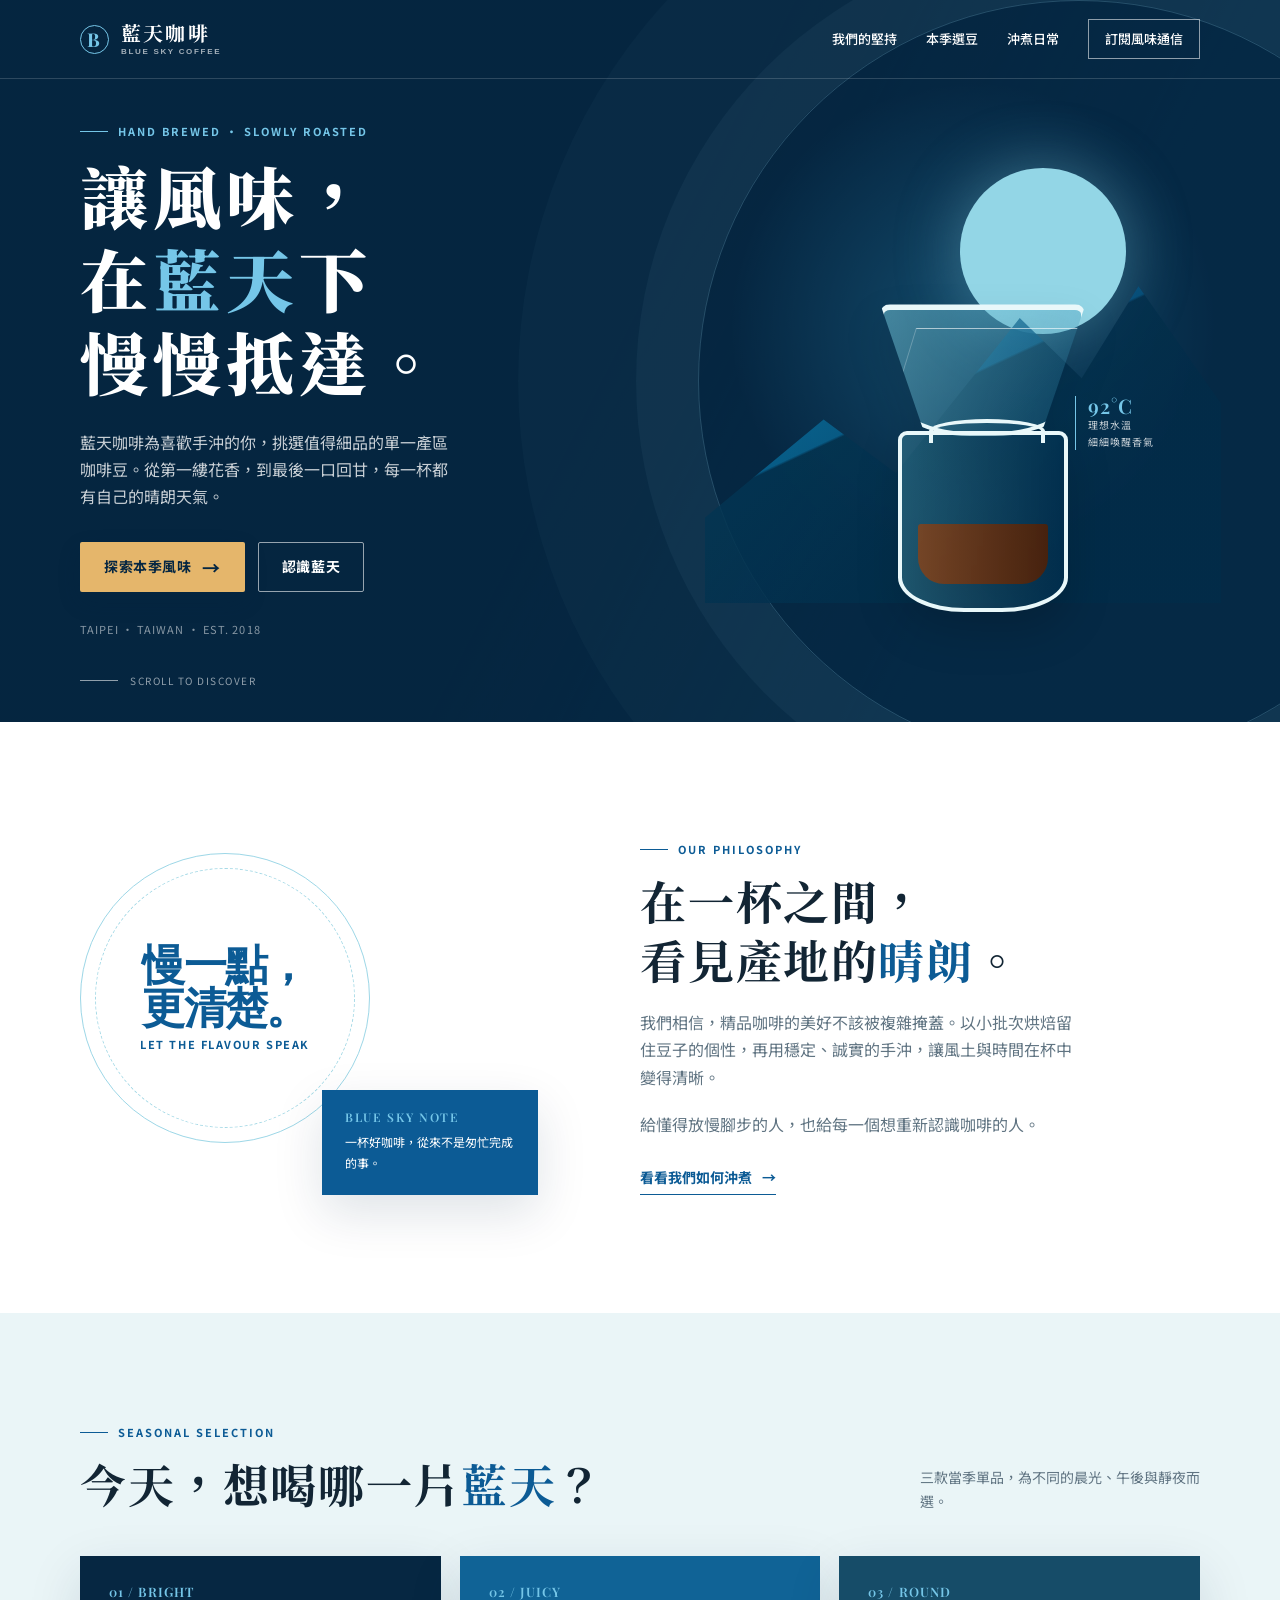
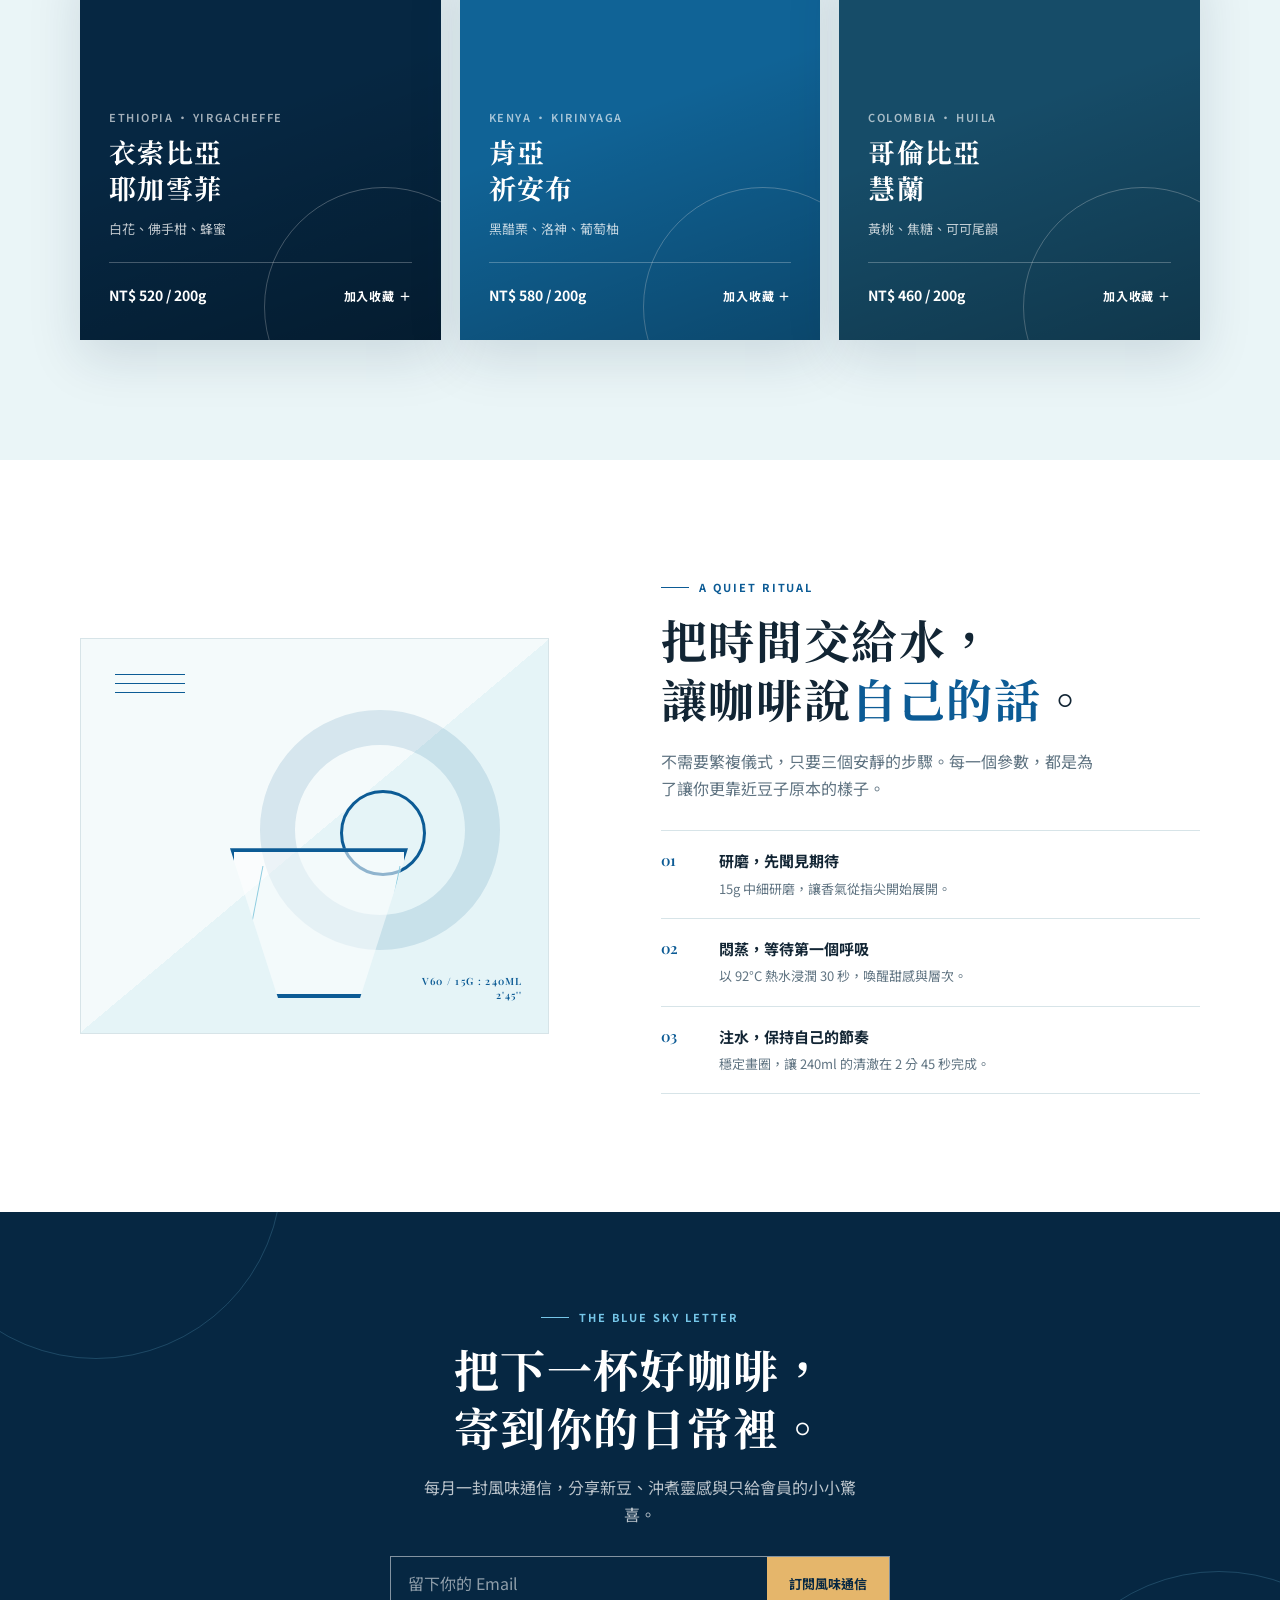
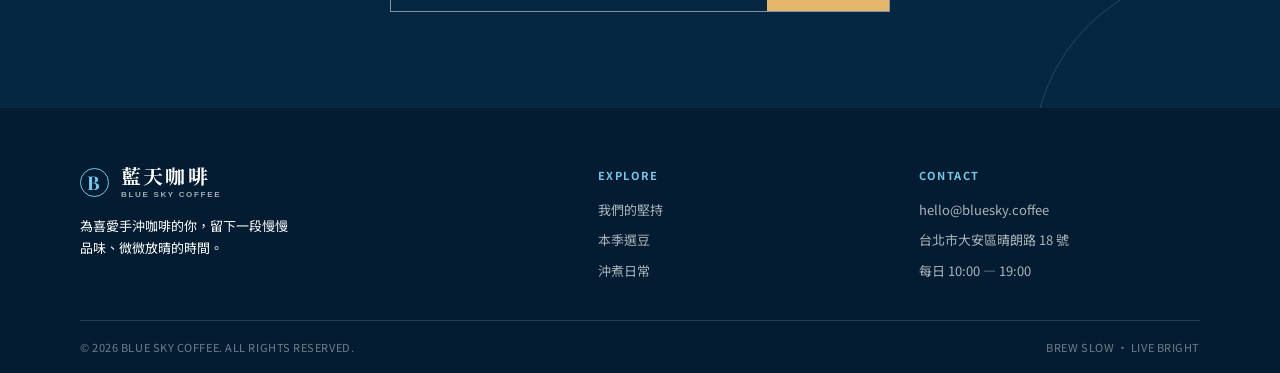
<file: outline/index.html>
<!DOCTYPE html>
<html lang="zh-Hant">
<head>
  <meta charset="UTF-8">
  <meta name="viewport" content="width=device-width, initial-scale=1.0">
  <meta name="description" content="藍天咖啡，為手沖咖啡愛好者挑選當季精品咖啡豆，讓每一杯都清澈、明亮、值得細品。">
  <title>藍天咖啡｜讓風味，慢慢抵達</title>
  <link rel="preconnect" href="https://fonts.googleapis.com">
  <link rel="preconnect" href="https://fonts.gstatic.com" crossorigin>
  <link href="https://fonts.googleapis.com/css2?family=Noto+Sans+TC:wght@400;500;600;700&family=Noto+Serif+TC:wght@500;600;700;900&family=Playfair+Display:ital,wght@0,600;0,700;1,600&display=swap" rel="stylesheet">
  <style>
    :root {
      --navy: #062742;
      --blue: #0c5b95;
      --sky: #75c6e8;
      --mist: #eaf5f7;
      --cream: #fbfaf6;
      --ink: #122534;
      --muted: #607482;
      --line: #d7e4e8;
      --sand: #e5b66b;
      --shadow: 0 18px 50px rgba(6, 39, 66, .13);
    }

    * { box-sizing: border-box; }
    html { scroll-behavior: smooth; }
    body {
      margin: 0;
      color: var(--ink);
      background: var(--cream);
      font-family: "Noto Sans TC", sans-serif;
      font-size: 16px;
      line-height: 1.7;
      -webkit-font-smoothing: antialiased;
    }

    a { color: inherit; text-decoration: none; }
    button, input { font: inherit; }
    button { cursor: pointer; }
    .wrap { width: min(1120px, calc(100% - 48px)); margin: 0 auto; }
    .serif { font-family: "Noto Serif TC", serif; }
    .eyebrow {
      display: flex;
      align-items: center;
      gap: 10px;
      margin: 0 0 13px;
      color: var(--blue);
      font-size: 11px;
      font-weight: 700;
      letter-spacing: .18em;
    }
    .eyebrow::before { content: ""; width: 28px; height: 1px; background: currentColor; }
    .section-title {
      margin: 0;
      font: 700 clamp(30px, 4vw, 46px)/1.28 "Noto Serif TC", serif;
      letter-spacing: .035em;
    }
    .section-title em { color: var(--blue); font-style: normal; }
    .section-copy { max-width: 48ch; margin: 20px 0 0; color: var(--muted); }
    .button {
      display: inline-flex;
      align-items: center;
      justify-content: center;
      gap: 11px;
      min-height: 50px;
      padding: 12px 23px;
      border: 1px solid transparent;
      border-radius: 2px;
      font-size: 14px;
      font-weight: 700;
      letter-spacing: .04em;
      transition: transform .22s ease, box-shadow .22s ease, background .22s ease;
    }
    .button:hover { transform: translateY(-2px); }
    .button:focus-visible, a:focus-visible { outline: 3px solid var(--sky); outline-offset: 4px; }
    .button-primary { color: var(--navy); background: var(--sand); box-shadow: 0 9px 22px rgba(1, 35, 59, .2); }
    .button-primary:hover { background: #f0c77f; }
    .button-outline { color: #fff; border-color: rgba(255,255,255,.58); }
    .button-outline:hover { background: rgba(255,255,255,.1); }
    .arrow { font-size: 18px; line-height: 1; }

    /* Header */
    .site-header {
      position: absolute;
      z-index: 10;
      width: 100%;
      color: #fff;
      border-bottom: 1px solid rgba(255, 255, 255, .16);
    }
    .nav { display: flex; align-items: center; justify-content: space-between; min-height: 78px; }
    .brand { display: flex; align-items: center; gap: 12px; font: 700 20px/1 "Noto Serif TC", serif; letter-spacing: .11em; }
    .brand-mark {
      display: grid;
      width: 29px;
      height: 29px;
      place-items: center;
      border: 1px solid var(--sky);
      border-radius: 50%;
      color: var(--sky);
      font: 700 19px/1 "Playfair Display", serif;
    }
    .brand small { display: block; margin-top: 5px; color: rgba(255,255,255,.64); font: 600 8px/1 sans-serif; letter-spacing: .21em; }
    .nav-links { display: flex; align-items: center; gap: 29px; font-size: 13px; font-weight: 500; }
    .nav-links a { position: relative; padding: 6px 0; }
    .nav-links a:not(.nav-cta)::after { content: ""; position: absolute; right: 0; bottom: 0; left: 0; height: 1px; background: var(--sky); transform: scaleX(0); transform-origin: right; transition: transform .22s; }
    .nav-links a:not(.nav-cta):hover::after { transform: scaleX(1); transform-origin: left; }
    .nav-cta { padding: 8px 16px !important; border: 1px solid rgba(255,255,255,.55); }
    .nav-cta:hover { color: var(--navy); background: #fff; }
    .menu-toggle { display: none; border: 0; color: #fff; background: transparent; }

    /* Hero */
    .hero { position: relative; min-height: 704px; overflow: hidden; color: #fff; background: var(--navy); }
    .hero::before {
      content: "";
      position: absolute;
      inset: 0;
      opacity: .36;
      background: radial-gradient(circle at 76% 45%, rgba(55, 167, 212, .75), transparent 23%), linear-gradient(117deg, rgba(4,25,45,.22) 0 48%, rgba(5,47,78,.82) 78%);
    }
    .hero::after {
      content: "";
      position: absolute;
      top: 0;
      right: -180px;
      width: 760px;
      height: 760px;
      border: 1px solid rgba(153,220,240,.22);
      border-radius: 50%;
      box-shadow: 0 0 0 62px rgba(153,220,240,.045), 0 0 0 180px rgba(153,220,240,.025);
    }
    .hero-grid { position: relative; z-index: 1; display: grid; grid-template-columns: 1.02fr .98fr; gap: 45px; align-items: center; min-height: 704px; padding: 122px 0 72px; }
    .hero .eyebrow { color: var(--sky); }
    .hero-title { max-width: 13ch; margin: 0; font: 900 clamp(42px, 5.5vw, 68px)/1.22 "Noto Serif TC", serif; letter-spacing: .075em; }
    .hero-title .blue { color: var(--sky); }
    .hero-lede { max-width: 42ch; margin: 26px 0 32px; color: rgba(255,255,255,.78); font-size: 16px; }
    .hero-actions { display: flex; flex-wrap: wrap; gap: 13px; }
    .hero-note { margin-top: 28px; color: rgba(255,255,255,.52); font-size: 11px; letter-spacing: .1em; }
    .hero-art { position: relative; min-height: 453px; }
    .sun { position: absolute; top: 2%; right: 14%; width: 166px; height: 166px; border-radius: 50%; background: #93d6e6; box-shadow: 0 0 65px rgba(145,215,233,.36); }
    .mountain { position: absolute; right: -4%; bottom: 2%; width: 98%; height: 70%; clip-path: polygon(0 73%, 23% 42%, 37% 59%, 61% 10%, 73% 29%, 84% 0, 100% 37%, 100% 100%, 0 100%); background: linear-gradient(135deg, #0b7eac, #06446f 70%); opacity: .85; }
    .mountain::after { content: ""; position: absolute; inset: 0; background: linear-gradient(155deg, transparent 38%, rgba(2,35,58,.72) 38.5% 100%); }
    .coffee-vessel { position: absolute; z-index: 2; right: 17%; bottom: 0; width: 255px; filter: drop-shadow(0 22px 21px rgba(0,0,0,.23)); }
    .dripper { position: relative; width: 205px; height: 132px; margin: 0 auto -5px; border: 4px solid #e9f8fa; border-top-width: 6px; border-radius: 10px 10px 44% 44%; background: linear-gradient(115deg, rgba(123,206,225,.5), rgba(26,118,161,.23)); clip-path: polygon(0 0,100% 0,78% 100%,22% 100%); }
    .dripper::after { content: ""; position: absolute; inset: 18px 16px 0; border-top: 1px solid rgba(255,255,255,.6); border-left: 1px solid rgba(255,255,255,.25); transform: skewX(-17deg); }
    .carafe { position: relative; width: 170px; height: 181px; margin: 0 auto; border: 4px solid #e9f8fa; border-radius: 9px 9px 39% 39% / 9px 9px 19% 19%; background: linear-gradient(90deg, rgba(110,211,229,.26), rgba(1,52,87,.52)); }
    .carafe::before { content: ""; position: absolute; top: -16px; left: 27px; width: 108px; height: 20px; border: 4px solid #e9f8fa; border-bottom: 0; border-radius: 50% 50% 0 0; }
    .carafe::after { content: ""; position: absolute; right: 16px; bottom: 24px; left: 16px; height: 60px; border-radius: 3px 3px 26px 26px; background: linear-gradient(90deg, rgba(133,67,26,.84), rgba(76,33,9,.92)); }
    .art-label { position: absolute; z-index: 3; top: 50%; right: 2%; width: 114px; padding-left: 12px; border-left: 1px solid var(--sky); color: rgba(255,255,255,.78); font-size: 10px; line-height: 1.7; letter-spacing: .1em; }
    .art-label strong { display: block; color: var(--sky); font: 600 20px/1 "Playfair Display", serif; }
    .scroll-line { position: absolute; bottom: 23px; left: max(24px, calc((100% - 1120px) / 2)); z-index: 2; display: flex; align-items: center; gap: 12px; color: rgba(255,255,255,.56); font-size: 10px; letter-spacing: .15em; }
    .scroll-line::before { content: ""; width: 38px; height: 1px; background: currentColor; }

    /* Intro */
    .intro { padding: 118px 0; background: #fff; }
    .intro-grid { display: grid; grid-template-columns: .9fr 1.1fr; gap: clamp(45px, 8vw, 105px); align-items: center; }
    .intro-stamp { position: relative; min-height: 355px; }
    .stamp-circle { position: absolute; inset: 13px auto auto 0; display: grid; width: 290px; height: 290px; place-items: center; border: 1px solid #9dd7e7; border-radius: 50%; color: var(--blue); text-align: center; }
    .stamp-circle::before { content: ""; position: absolute; inset: 14px; border: 1px dashed #a5d9e6; border-radius: 50%; }
    .stamp-circle strong { display: block; font: 700 43px/1 "Playfair Display", serif; letter-spacing: -.04em; }
    .stamp-circle span { display: block; margin-top: 8px; font-size: 11px; font-weight: 700; letter-spacing: .14em; }
    .stamp-card { position: absolute; right: 0; bottom: 0; width: 216px; padding: 21px 23px; color: #fff; background: var(--blue); box-shadow: var(--shadow); }
    .stamp-card p { margin: 0; font-size: 12px; line-height: 1.8; }
    .stamp-card b { display: block; margin-bottom: 8px; color: var(--sky); font: 600 12px/1 "Playfair Display", serif; letter-spacing: .14em; }
    .intro .section-copy { font-size: 16px; }
    .intro-link { display: inline-flex; gap: 10px; margin-top: 28px; padding-bottom: 4px; border-bottom: 1px solid var(--blue); color: var(--blue); font-size: 14px; font-weight: 700; }

    /* Coffees */
    .coffee-section { padding: 110px 0 120px; background: var(--mist); }
    .section-head { display: flex; align-items: end; justify-content: space-between; gap: 30px; margin-bottom: 43px; }
    .section-head .section-copy { max-width: 35ch; margin: 0; font-size: 14px; }
    .coffee-grid { display: grid; grid-template-columns: repeat(3, 1fr); gap: 19px; }
    .coffee-card { position: relative; min-height: 384px; overflow: hidden; color: #fff; background: var(--navy); box-shadow: var(--shadow); }
    .coffee-card::before { content: ""; position: absolute; right: -63px; bottom: -87px; width: 238px; height: 238px; border: 1px solid rgba(255,255,255,.29); border-radius: 50%; }
    .coffee-card::after { content: ""; position: absolute; top: 0; right: 0; bottom: 0; left: 0; background: linear-gradient(160deg, transparent 42%, rgba(0,0,0,.28)); pointer-events: none; }
    .coffee-card:nth-child(2) { background: #106396; }
    .coffee-card:nth-child(3) { background: #164c68; }
    .coffee-content { position: relative; z-index: 1; display: flex; flex-direction: column; min-height: 384px; padding: 29px; }
    .coffee-number { color: var(--sky); font: 600 13px/1 "Playfair Display", serif; letter-spacing: .08em; }
    .coffee-origin { margin: auto 0 7px; color: rgba(255,255,255,.63); font-size: 11px; font-weight: 600; letter-spacing: .14em; }
    .coffee-card h3 { margin: 0; font: 700 27px/1.35 "Noto Serif TC", serif; letter-spacing: .05em; }
    .coffee-notes { margin: 11px 0 22px; color: rgba(255,255,255,.75); font-size: 13px; }
    .coffee-bottom { display: flex; align-items: center; justify-content: space-between; padding-top: 18px; border-top: 1px solid rgba(255,255,255,.25); }
    .price { font-size: 14px; font-weight: 700; }
    .add-button { padding: 5px 0; border: 0; color: #fff; background: none; font-size: 12px; font-weight: 700; letter-spacing: .07em; }
    .add-button:hover { color: var(--sand); }

    /* Brew process */
    .brew { overflow: hidden; padding: 118px 0; background: #fff; }
    .brew-grid { display: grid; grid-template-columns: .93fr 1.07fr; gap: clamp(44px, 9vw, 112px); align-items: center; }
    .brew-visual { position: relative; min-height: 396px; border: 1px solid var(--line); background: linear-gradient(140deg, #f4fafb 0 50%, #e5f4f7 50%); }
    .brew-visual::before { content: ""; position: absolute; top: 35px; left: 34px; width: 70px; height: 1px; background: var(--blue); box-shadow: 0 9px 0 var(--blue), 0 18px 0 var(--blue); }
    .pour-ring { position: absolute; top: 71px; right: 48px; width: 240px; height: 240px; border: 35px solid rgba(12,91,149,.13); border-radius: 50%; }
    .pour-ring::after { content: ""; position: absolute; top: 45px; left: 45px; width: 80px; height: 80px; border: 3px solid var(--blue); border-radius: 50%; }
    .brew-v60 { position: absolute; bottom: 35px; left: 51%; width: 178px; height: 150px; border: 4px solid var(--blue); background: rgba(255,255,255,.54); clip-path: polygon(0 0,100% 0,73% 100%,27% 100%); transform: translateX(-50%); }
    .brew-v60::before { content: ""; position: absolute; top: 14px; right: 16px; bottom: 0; left: 16px; border-left: 1px solid #8dcce0; border-right: 1px solid #8dcce0; transform: skewX(-11deg); }
    .brew-caption { position: absolute; right: 25px; bottom: 21px; color: var(--blue); font: 600 10px/1.4 "Playfair Display", serif; letter-spacing: .13em; text-align: right; }
    .brew-steps { display: grid; gap: 0; margin: 28px 0 0; padding: 0; list-style: none; }
    .brew-steps li { display: grid; grid-template-columns: 43px 1fr; gap: 15px; padding: 17px 0; border-top: 1px solid var(--line); }
    .brew-steps li:last-child { border-bottom: 1px solid var(--line); }
    .step-no { color: var(--blue); font: 600 15px/1.7 "Playfair Display", serif; }
    .step-copy b { display: block; font-size: 15px; }
    .step-copy span { color: var(--muted); font-size: 13px; }

    /* CTA and Footer */
    .visit { position: relative; overflow: hidden; padding: 96px 0; color: #fff; background: var(--navy); text-align: center; }
    .visit::before, .visit::after { content: ""; position: absolute; width: 370px; height: 370px; border: 1px solid rgba(117,198,232,.21); border-radius: 50%; }
    .visit::before { top: -225px; left: -90px; }
    .visit::after { right: -125px; bottom: -235px; }
    .visit .wrap { position: relative; z-index: 1; }
    .visit .eyebrow { justify-content: center; color: var(--sky); }
    .visit .section-title { font-size: clamp(30px, 4vw, 45px); }
    .visit p:not(.eyebrow) { max-width: 48ch; margin: 19px auto 28px; color: rgba(255,255,255,.73); }
    .subscribe { display: flex; max-width: 500px; margin: 0 auto; border: 1px solid rgba(255,255,255,.5); }
    .subscribe input { min-width: 0; flex: 1; padding: 13px 17px; border: 0; outline: none; color: #fff; background: transparent; }
    .subscribe input::placeholder { color: rgba(255,255,255,.55); }
    .subscribe button { padding: 0 22px; border: 0; color: var(--navy); background: var(--sand); font-size: 13px; font-weight: 700; white-space: nowrap; }
    .subscribe button:hover { background: #f0c77f; }
    footer { color: rgba(255,255,255,.67); background: #031c31; }
    .footer-top { display: grid; grid-template-columns: 1.7fr 1fr 1fr; gap: 40px; padding: 58px 0 38px; }
    .footer-brand { color: #fff; }
    .footer-brand p { max-width: 31ch; margin: 16px 0 0; font-size: 13px; }
    .footer-heading { margin: 0 0 15px; color: var(--sky); font-size: 11px; font-weight: 700; letter-spacing: .14em; }
    .footer-list { margin: 0; padding: 0; list-style: none; font-size: 13px; }
    .footer-list li + li { margin-top: 8px; }
    .footer-list a:hover { color: #fff; }
    .footer-bottom { display: flex; justify-content: space-between; gap: 24px; padding: 17px 0; border-top: 1px solid rgba(255,255,255,.14); color: rgba(255,255,255,.43); font-size: 11px; letter-spacing: .05em; }

    .toast { position: fixed; right: 22px; bottom: 22px; z-index: 20; max-width: min(330px, calc(100% - 44px)); padding: 13px 18px; border-left: 3px solid var(--sand); color: #fff; background: var(--navy); box-shadow: var(--shadow); opacity: 0; pointer-events: none; transform: translateY(12px); transition: opacity .25s, transform .25s; font-size: 13px; }
    .toast.show { opacity: 1; transform: translateY(0); }

    .reveal { opacity: 0; transform: translateY(18px); transition: opacity .65s ease, transform .65s ease; }
    .reveal.visible { opacity: 1; transform: translateY(0); }

    @media (max-width: 820px) {
      .nav { min-height: 68px; }
      .menu-toggle { display: block; width: 42px; height: 42px; font-size: 23px; }
      .nav-links { position: absolute; top: 68px; right: 0; left: 0; display: grid; gap: 0; max-height: 0; overflow: hidden; background: #05233c; transition: max-height .27s ease; }
      .nav-links.open { max-height: 300px; border-top: 1px solid rgba(255,255,255,.12); }
      .nav-links a { padding: 13px 24px; border-bottom: 1px solid rgba(255,255,255,.09); }
      .nav-links .nav-cta { margin: 11px 24px; text-align: center; }
      .hero, .hero-grid { min-height: 710px; }
      .hero-grid { grid-template-columns: 1fr; padding-top: 115px; }
      .hero-art { min-height: 278px; margin-top: -35px; }
      .sun { right: 14%; width: 114px; height: 114px; }
      .mountain { width: 82%; height: 92%; }
      .coffee-vessel { right: 15%; transform: scale(.72); transform-origin: bottom right; }
      .art-label { top: 44%; right: 1%; }
      .intro-grid, .brew-grid { grid-template-columns: 1fr; }
      .intro-stamp { max-width: 510px; width: 100%; }
      .coffee-grid { grid-template-columns: 1fr 1fr; }
      .coffee-card:last-child { grid-column: span 2; }
      .footer-top { grid-template-columns: 1.4fr 1fr; }
      .footer-brand { grid-column: span 2; }
    }

    @media (max-width: 560px) {
      .wrap { width: min(100% - 34px, 1120px); }
      .hero, .hero-grid { min-height: 680px; }
      .hero-grid { padding-top: 100px; padding-bottom: 48px; }
      .hero-title { font-size: 40px; }
      .hero-lede { margin: 18px 0 23px; font-size: 14px; }
      .hero-art { min-height: 240px; }
      .art-label { display: none; }
      .scroll-line { bottom: 12px; left: 17px; }
      .intro, .coffee-section, .brew { padding: 76px 0; }
      .stamp-circle { width: 245px; height: 245px; }
      .stamp-card { width: 185px; padding: 16px; }
      .section-head { display: block; }
      .section-head .section-copy { margin-top: 15px; }
      .coffee-grid { grid-template-columns: 1fr; }
      .coffee-card, .coffee-card:last-child { grid-column: auto; min-height: 330px; }
      .coffee-content { min-height: 330px; }
      .brew-visual { min-height: 310px; }
      .pour-ring { top: 48px; right: 25px; width: 190px; height: 190px; border-width: 27px; }
      .visit { padding: 76px 0; }
      .subscribe { display: block; border: 0; }
      .subscribe input { width: 100%; border: 1px solid rgba(255,255,255,.5); }
      .subscribe button { width: 100%; min-height: 48px; margin-top: 9px; }
      .footer-top { grid-template-columns: 1fr; gap: 30px; }
      .footer-brand { grid-column: auto; }
      .footer-bottom { display: block; }
      .footer-bottom span + span { display: block; margin-top: 6px; }
    }

    @media (prefers-reduced-motion: reduce) {
      html { scroll-behavior: auto; }
      *, *::before, *::after { transition-duration: .01ms !important; animation-duration: .01ms !important; }
      .reveal { opacity: 1; transform: none; }
    }
  </style>
</head>
<body>
  <header class="site-header" id="top">
    <nav class="nav wrap" aria-label="主要導覽">
      <a class="brand" href="#top" aria-label="回到藍天咖啡首頁">
        <span class="brand-mark">B</span>
        <span>藍天咖啡<small>BLUE SKY COFFEE</small></span>
      </a>
      <button class="menu-toggle" type="button" aria-label="開啟導覽選單" aria-expanded="false" aria-controls="navLinks">☰</button>
      <div class="nav-links" id="navLinks">
        <a href="#story">我們的堅持</a>
        <a href="#coffee">本季選豆</a>
        <a href="#brew">沖煮日常</a>
        <a class="nav-cta" href="#visit">訂閱風味通信</a>
      </div>
    </nav>
  </header>

  <main>
    <section class="hero" aria-labelledby="heroTitle">
      <div class="hero-grid wrap">
        <div class="reveal">
          <p class="eyebrow">HAND BREWED · SLOWLY ROASTED</p>
          <h1 class="hero-title" id="heroTitle">讓風味，<br>在<span class="blue">藍天</span>下<br>慢慢抵達。</h1>
          <p class="hero-lede">藍天咖啡為喜歡手沖的你，挑選值得細品的單一產區咖啡豆。從第一縷花香，到最後一口回甘，每一杯都有自己的晴朗天氣。</p>
          <div class="hero-actions">
            <a class="button button-primary" href="#coffee">探索本季風味 <span class="arrow">→</span></a>
            <a class="button button-outline" href="#story">認識藍天</a>
          </div>
          <p class="hero-note">TAIPEI · TAIWAN · EST. 2018</p>
        </div>
        <div class="hero-art" aria-hidden="true">
          <div class="sun"></div>
          <div class="mountain"></div>
          <div class="coffee-vessel"><div class="dripper"></div><div class="carafe"></div></div>
          <p class="art-label"><strong>92°C</strong>理想水溫<br>細細喚醒香氣</p>
        </div>
      </div>
      <p class="scroll-line">SCROLL TO DISCOVER</p>
    </section>

    <section class="intro" id="story" aria-labelledby="storyTitle">
      <div class="intro-grid wrap">
        <div class="intro-stamp reveal" aria-hidden="true">
          <div class="stamp-circle"><div><strong>慢一點，<br>更清楚。</strong><span>LET THE FLAVOUR SPEAK</span></div></div>
          <div class="stamp-card"><b>BLUE SKY NOTE</b><p>一杯好咖啡，從來不是匆忙完成的事。</p></div>
        </div>
        <div class="reveal">
          <p class="eyebrow">OUR PHILOSOPHY</p>
          <h2 class="section-title" id="storyTitle">在一杯之間，<br>看見產地的<em>晴朗</em>。</h2>
          <p class="section-copy">我們相信，精品咖啡的美好不該被複雜掩蓋。以小批次烘焙留住豆子的個性，再用穩定、誠實的手沖，讓風土與時間在杯中變得清晰。</p>
          <p class="section-copy">給懂得放慢腳步的人，也給每一個想重新認識咖啡的人。</p>
          <a class="intro-link" href="#brew">看看我們如何沖煮 <span>→</span></a>
        </div>
      </div>
    </section>

    <section class="coffee-section" id="coffee" aria-labelledby="coffeeTitle">
      <div class="wrap">
        <div class="section-head reveal">
          <div><p class="eyebrow">SEASONAL SELECTION</p><h2 class="section-title" id="coffeeTitle">今天，想喝哪一片<em>藍天</em>？</h2></div>
          <p class="section-copy">三款當季單品，為不同的晨光、午後與靜夜而選。</p>
        </div>
        <div class="coffee-grid">
          <article class="coffee-card reveal">
            <div class="coffee-content">
              <span class="coffee-number">01 / BRIGHT</span>
              <p class="coffee-origin">ETHIOPIA · YIRGACHEFFE</p>
              <h3>衣索比亞<br>耶加雪菲</h3>
              <p class="coffee-notes">白花、佛手柑、蜂蜜</p>
              <div class="coffee-bottom"><span class="price">NT$ 520 / 200g</span><button class="add-button" type="button" data-coffee="衣索比亞・耶加雪菲">加入收藏 ＋</button></div>
            </div>
          </article>
          <article class="coffee-card reveal">
            <div class="coffee-content">
              <span class="coffee-number">02 / JUICY</span>
              <p class="coffee-origin">KENYA · KIRINYAGA</p>
              <h3>肯亞<br>祈安布</h3>
              <p class="coffee-notes">黑醋栗、洛神、葡萄柚</p>
              <div class="coffee-bottom"><span class="price">NT$ 580 / 200g</span><button class="add-button" type="button" data-coffee="肯亞・祈安布">加入收藏 ＋</button></div>
            </div>
          </article>
          <article class="coffee-card reveal">
            <div class="coffee-content">
              <span class="coffee-number">03 / ROUND</span>
              <p class="coffee-origin">COLOMBIA · HUILA</p>
              <h3>哥倫比亞<br>慧蘭</h3>
              <p class="coffee-notes">黃桃、焦糖、可可尾韻</p>
              <div class="coffee-bottom"><span class="price">NT$ 460 / 200g</span><button class="add-button" type="button" data-coffee="哥倫比亞・慧蘭">加入收藏 ＋</button></div>
            </div>
          </article>
        </div>
      </div>
    </section>

    <section class="brew" id="brew" aria-labelledby="brewTitle">
      <div class="brew-grid wrap">
        <div class="brew-visual reveal" aria-hidden="true">
          <div class="pour-ring"></div><div class="brew-v60"></div><p class="brew-caption">V60 / 15G : 240ML<br>2'45''</p>
        </div>
        <div class="reveal">
          <p class="eyebrow">A QUIET RITUAL</p>
          <h2 class="section-title" id="brewTitle">把時間交給水，<br>讓咖啡說<em>自己的話</em>。</h2>
          <p class="section-copy">不需要繁複儀式，只要三個安靜的步驟。每一個參數，都是為了讓你更靠近豆子原本的樣子。</p>
          <ol class="brew-steps">
            <li><span class="step-no">01</span><span class="step-copy"><b>研磨，先聞見期待</b><span>15g 中細研磨，讓香氣從指尖開始展開。</span></span></li>
            <li><span class="step-no">02</span><span class="step-copy"><b>悶蒸，等待第一個呼吸</b><span>以 92°C 熱水浸潤 30 秒，喚醒甜感與層次。</span></span></li>
            <li><span class="step-no">03</span><span class="step-copy"><b>注水，保持自己的節奏</b><span>穩定畫圈，讓 240ml 的清澈在 2 分 45 秒完成。</span></span></li>
          </ol>
        </div>
      </div>
    </section>

    <section class="visit" id="visit" aria-labelledby="visitTitle">
      <div class="wrap reveal">
        <p class="eyebrow">THE BLUE SKY LETTER</p>
        <h2 class="section-title" id="visitTitle">把下一杯好咖啡，<br>寄到你的日常裡。</h2>
        <p>每月一封風味通信，分享新豆、沖煮靈感與只給會員的小小驚喜。</p>
        <form class="subscribe" id="subscribeForm">
          <input type="email" aria-label="電子郵件地址" placeholder="留下你的 Email" required>
          <button type="submit">訂閱風味通信</button>
        </form>
      </div>
    </section>
  </main>

  <footer>
    <div class="footer-top wrap">
      <div class="footer-brand"><a class="brand" href="#top"><span class="brand-mark">B</span><span>藍天咖啡<small>BLUE SKY COFFEE</small></span></a><p>為喜愛手沖咖啡的你，留下一段慢慢品味、微微放晴的時間。</p></div>
      <div><p class="footer-heading">EXPLORE</p><ul class="footer-list"><li><a href="#story">我們的堅持</a></li><li><a href="#coffee">本季選豆</a></li><li><a href="#brew">沖煮日常</a></li></ul></div>
      <div><p class="footer-heading">CONTACT</p><ul class="footer-list"><li><a href="mailto:hello@bluesky.coffee">hello@bluesky.coffee</a></li><li>台北市大安區晴朗路 18 號</li><li>每日 10:00 — 19:00</li></ul></div>
    </div>
    <div class="footer-bottom wrap"><span>© 2026 BLUE SKY COFFEE. ALL RIGHTS RESERVED.</span><span>BREW SLOW · LIVE BRIGHT</span></div>
  </footer>

  <div class="toast" id="toast" role="status" aria-live="polite"></div>
  <script>
    const menuToggle = document.querySelector('.menu-toggle');
    const navLinks = document.getElementById('navLinks');
    menuToggle.addEventListener('click', () => {
      const open = navLinks.classList.toggle('open');
      menuToggle.setAttribute('aria-expanded', open);
      menuToggle.setAttribute('aria-label', open ? '關閉導覽選單' : '開啟導覽選單');
      menuToggle.textContent = open ? '×' : '☰';
    });
    navLinks.querySelectorAll('a').forEach(link => link.addEventListener('click', () => {
      navLinks.classList.remove('open');
      menuToggle.setAttribute('aria-expanded', 'false');
      menuToggle.setAttribute('aria-label', '開啟導覽選單');
      menuToggle.textContent = '☰';
    }));

    const toast = document.getElementById('toast');
    let toastTimer;
    function showToast(message) {
      window.clearTimeout(toastTimer);
      toast.textContent = message;
      toast.classList.add('show');
      toastTimer = window.setTimeout(() => toast.classList.remove('show'), 2600);
    }
    document.querySelectorAll('[data-coffee]').forEach(button => button.addEventListener('click', () => {
      showToast(`已將「${button.dataset.coffee}」加入你的收藏。`);
    }));
    document.getElementById('subscribeForm').addEventListener('submit', event => {
      event.preventDefault();
      event.currentTarget.reset();
      showToast('謝謝訂閱，下一封晴朗的風味通信即將寄出。');
    });

    const reducedMotion = window.matchMedia('(prefers-reduced-motion: reduce)').matches;
    const revealItems = document.querySelectorAll('.reveal');
    if (reducedMotion || !('IntersectionObserver' in window)) {
      revealItems.forEach(item => item.classList.add('visible'));
    } else {
      const observer = new IntersectionObserver(entries => {
        entries.forEach(entry => {
          if (entry.isIntersecting) {
            entry.target.classList.add('visible');
            observer.unobserve(entry.target);
          }
        });
      }, { threshold: .12 });
      revealItems.forEach(item => observer.observe(item));
    }
  </script>
</body>
</html>
</file>
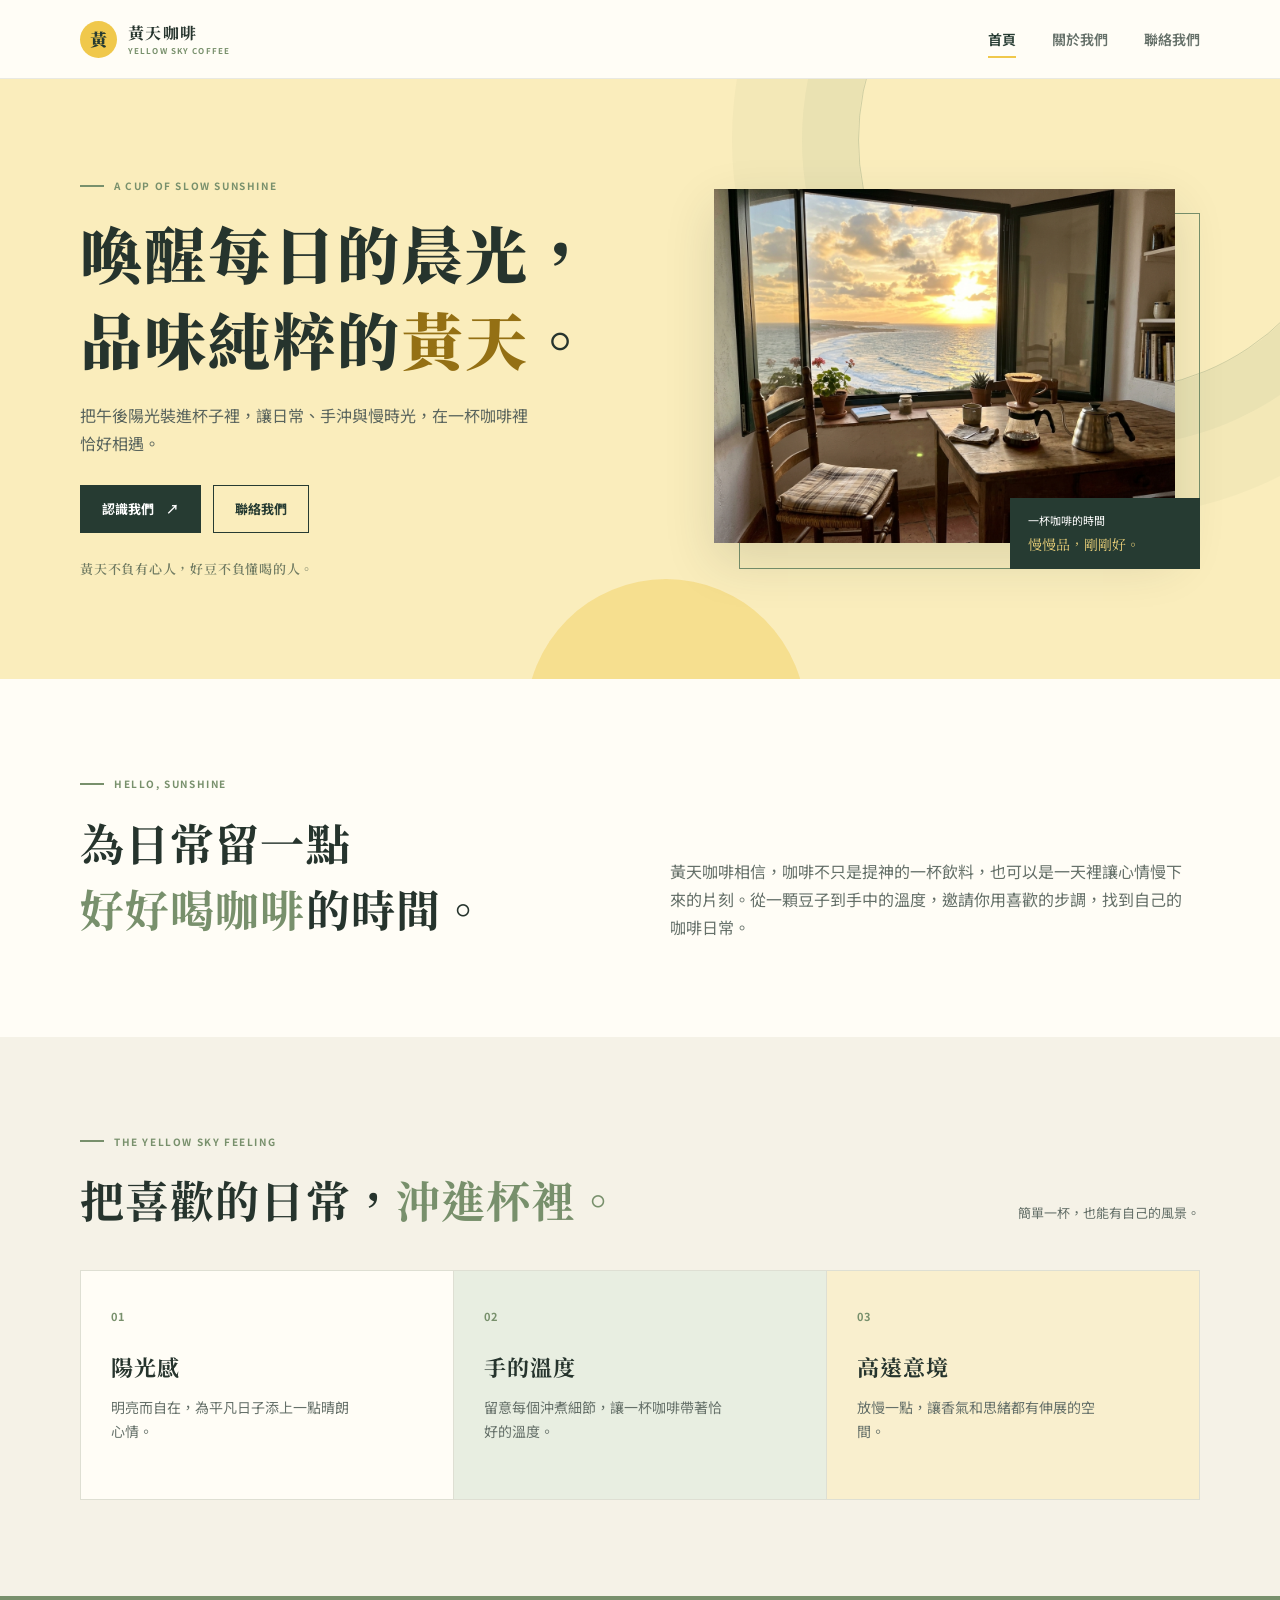
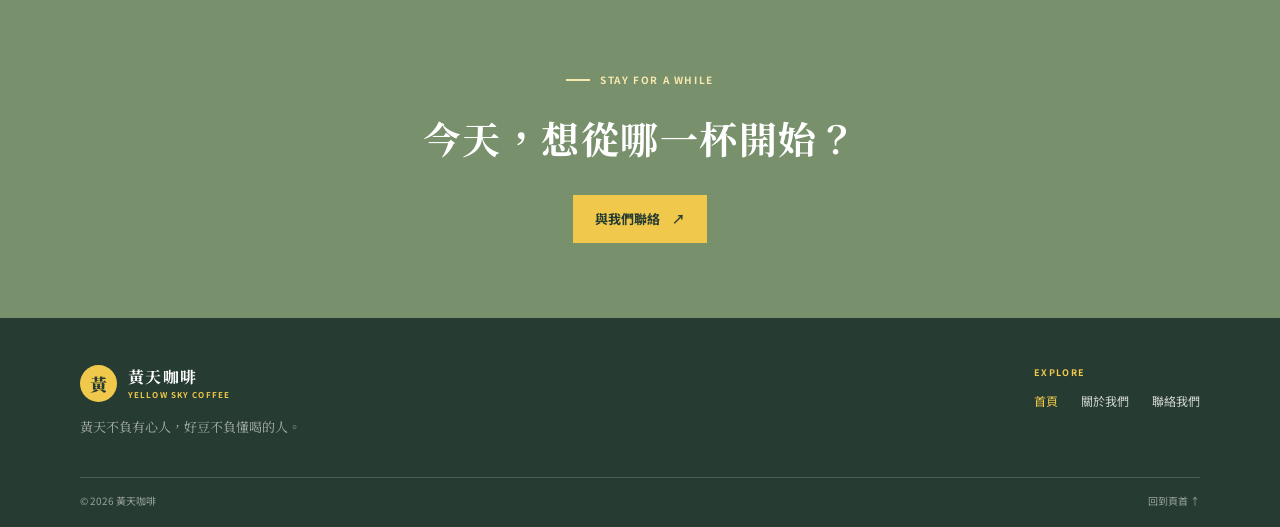
<file: pages/index.html>
<!doctype html>
<html lang="zh-Hant">
<head>
  <meta charset="utf-8">
  <meta name="viewport" content="width=device-width, initial-scale=1">
  <meta name="description" content="黃天咖啡，把午後陽光裝進杯子裡，分享日常、手沖與慢時光。">
  <title>黃天咖啡｜喚醒每日的晨光</title>
  <link rel="preconnect" href="https://fonts.googleapis.com">
  <link rel="preconnect" href="https://fonts.gstatic.com" crossorigin>
  <link href="https://fonts.googleapis.com/css2?family=Noto+Sans+TC:wght@400;500;600;700&family=Noto+Serif+TC:wght@500;600;700;900&display=swap" rel="stylesheet">
  <link rel="stylesheet" href="assets/css/site.css">
  <script src="assets/js/site.js" defer></script>
</head>
<body>
  <a class="skip-link" href="#main">跳至主要內容</a>
  <header class="site-header">
    <div class="container nav-wrap">
      <a class="brand" href="index.html" aria-label="黃天咖啡首頁">
        <span class="brand-mark" aria-hidden="true">黃</span>
        <span class="brand-copy"><strong>黃天咖啡</strong><small>YELLOW SKY COFFEE</small></span>
      </a>
      <button class="menu-toggle" type="button" aria-expanded="false" aria-controls="primary-nav" aria-label="開啟導覽選單">
        <span></span><span></span><span></span>
      </button>
      <nav class="primary-nav" id="primary-nav" aria-label="主要導覽">
        <a href="index.html" aria-current="page">首頁</a>
        <a href="about.html">關於我們</a>
        <a href="contact.html">聯絡我們</a>
      </nav>
    </div>
  </header>

  <main id="main">
    <section class="hero">
      <div class="container hero-grid">
        <div class="hero-content">
          <p class="eyebrow">A CUP OF SLOW SUNSHINE</p>
          <h1>喚醒每日的晨光，<br>品味純粹的<span>黃天</span>。</h1>
          <p class="hero-lede">把午後陽光裝進杯子裡，讓日常、手沖與慢時光，在一杯咖啡裡恰好相遇。</p>
          <div class="hero-actions">
            <a class="button button-dark" href="about.html">認識我們 <span aria-hidden="true">↗</span></a>
            <a class="button button-outline" href="contact.html">聯絡我們</a>
          </div>
          <p class="brand-line">黃天不負有心人，好豆不負懂喝的人。</p>
        </div>
        <figure class="hero-photo-frame">
          <img src="assets/images/hero.jfif" alt="陽光映照下的一杯咖啡與手沖日常">
          <figcaption><span>一杯咖啡的時間</span><span>慢慢品，剛剛好。</span></figcaption>
        </figure>
      </div>
      <div class="hero-sun" aria-hidden="true"></div>
    </section>

    <section class="intro section-pad" aria-labelledby="intro-title">
      <div class="container intro-grid">
        <div>
          <p class="eyebrow">HELLO, SUNSHINE</p>
          <h2 class="section-title" id="intro-title">為日常留一點<br><span class="accent">好好喝咖啡</span>的時間。</h2>
        </div>
        <p class="intro-copy">黃天咖啡相信，咖啡不只是提神的一杯飲料，也可以是一天裡讓心情慢下來的片刻。從一顆豆子到手中的溫度，邀請你用喜歡的步調，找到自己的咖啡日常。</p>
      </div>
    </section>

    <section class="qualities section-pad" aria-labelledby="qualities-title">
      <div class="container">
        <div class="section-heading">
          <div>
            <p class="eyebrow">THE YELLOW SKY FEELING</p>
            <h2 class="section-title" id="qualities-title">把喜歡的日常，<span class="accent">沖進杯裡。</span></h2>
          </div>
          <p class="section-note">簡單一杯，也能有自己的風景。</p>
        </div>
        <div class="quality-grid">
          <article class="quality-item">
            <span class="quality-number">01</span>
            <h3>陽光感</h3>
            <p>明亮而自在，為平凡日子添上一點晴朗心情。</p>
          </article>
          <article class="quality-item quality-item-green">
            <span class="quality-number">02</span>
            <h3>手的溫度</h3>
            <p>留意每個沖煮細節，讓一杯咖啡帶著恰好的溫度。</p>
          </article>
          <article class="quality-item quality-item-yellow">
            <span class="quality-number">03</span>
            <h3>高遠意境</h3>
            <p>放慢一點，讓香氣和思緒都有伸展的空間。</p>
          </article>
        </div>
      </div>
    </section>

    <section class="closing-cta">
      <div class="container closing-inner">
        <p class="eyebrow">STAY FOR A WHILE</p>
        <h2>今天，想從哪一杯開始？</h2>
        <a class="button button-dark" href="contact.html">與我們聯絡 <span aria-hidden="true">↗</span></a>
      </div>
    </section>
  </main>

  <footer class="site-footer">
    <div class="container footer-main">
      <div class="footer-brand">
        <a class="brand brand-footer" href="index.html">
          <span class="brand-mark" aria-hidden="true">黃</span>
          <span class="brand-copy"><strong>黃天咖啡</strong><small>YELLOW SKY COFFEE</small></span>
        </a>
        <p>黃天不負有心人，好豆不負懂喝的人。</p>
      </div>
      <div class="footer-links">
        <span class="footer-label">EXPLORE</span>
        <a href="index.html" aria-current="page">首頁</a>
        <a href="about.html">關於我們</a>
        <a href="contact.html">聯絡我們</a>
      </div>
    </div>
    <div class="container footer-bottom"><span>© 2026 黃天咖啡</span><a href="#main">回到頁首 ↑</a></div>
  </footer>
</body>
</html>
</file>
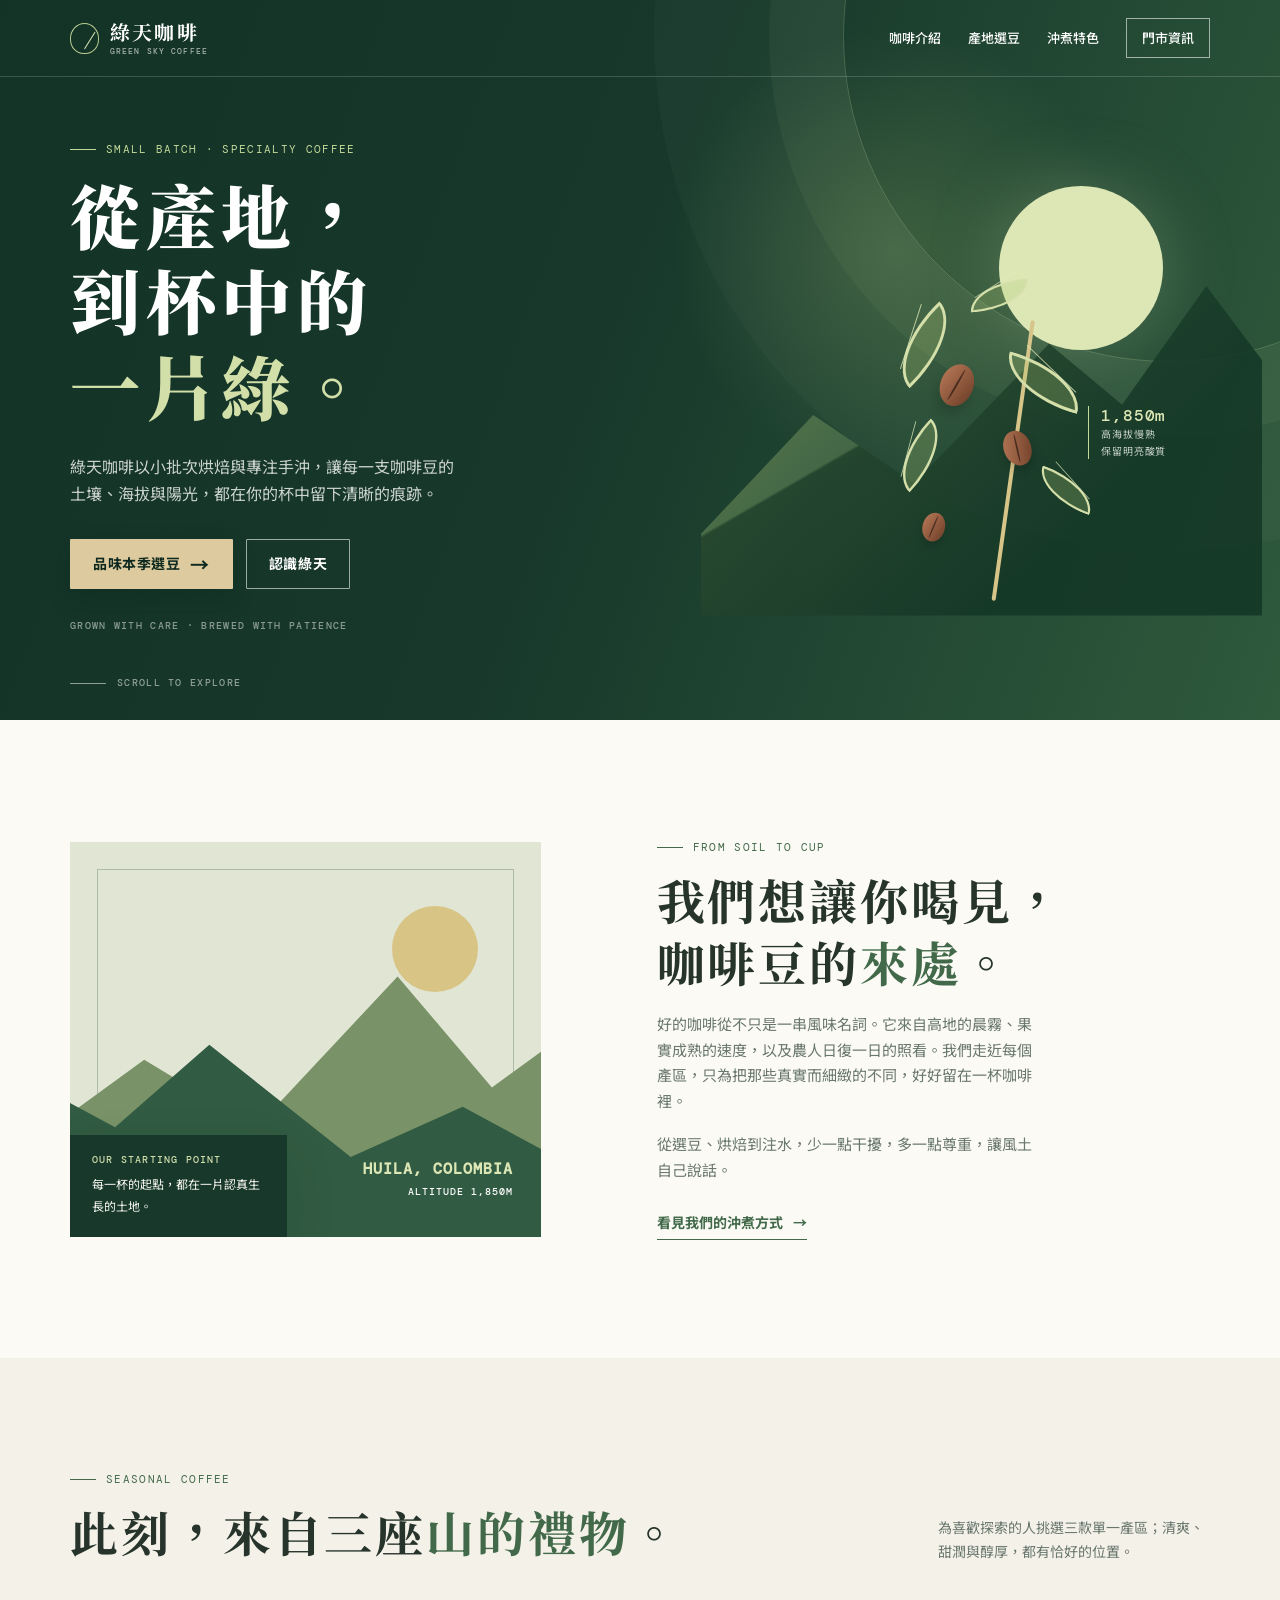
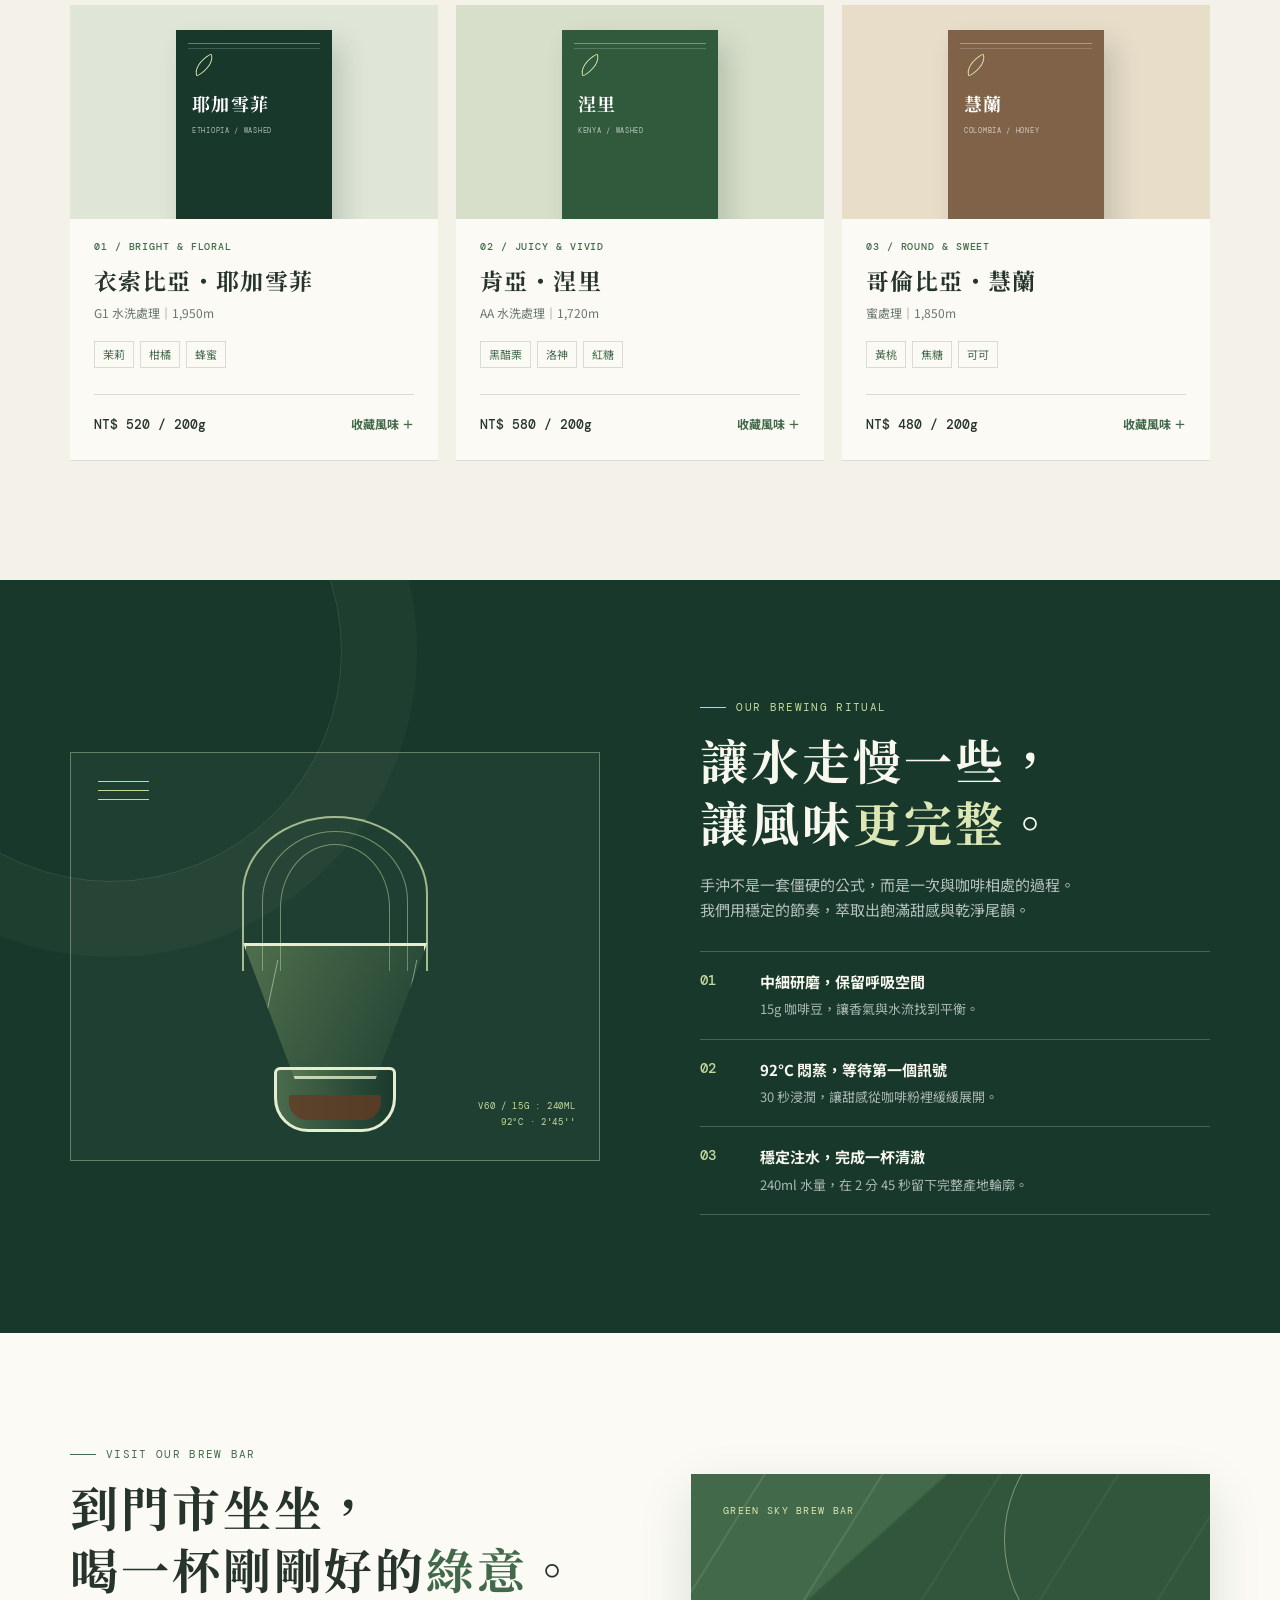
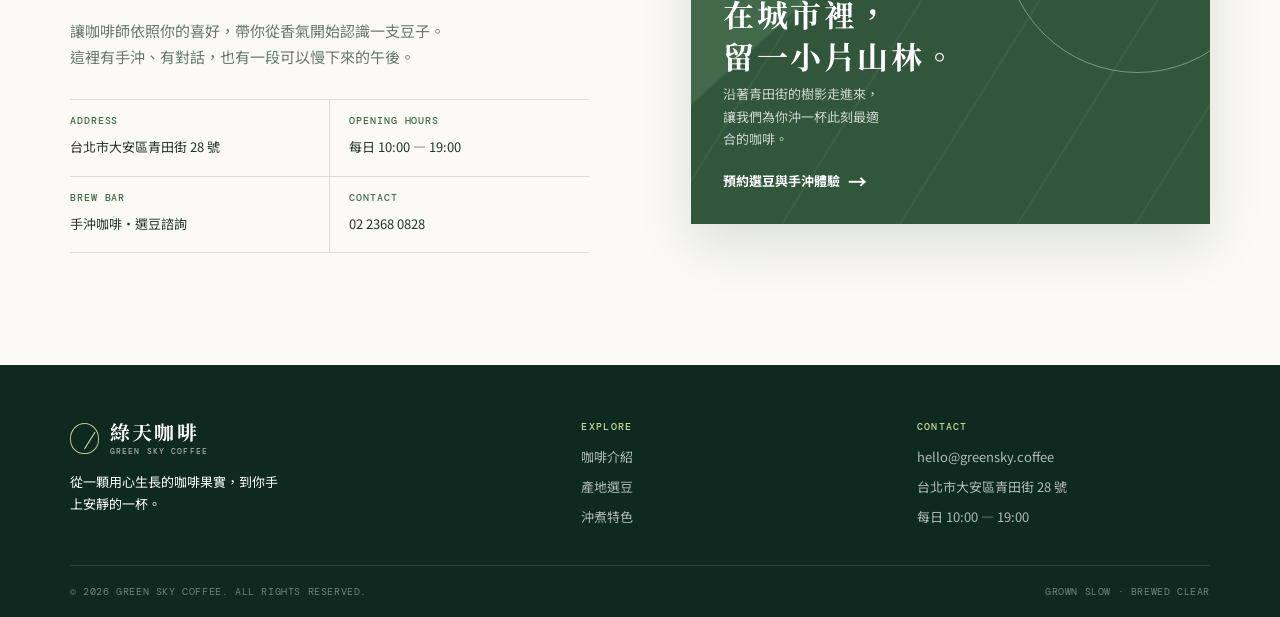
<file: refined/index.html>
<!DOCTYPE html>
<html lang="zh-Hant">
<head>
  <meta charset="UTF-8">
  <meta name="viewport" content="width=device-width, initial-scale=1.0">
  <meta name="description" content="綠天咖啡以小批次烘焙與手沖，讓每一支精品咖啡豆的產地風土清晰抵達杯中。">
  <title>綠天咖啡｜從產地，到杯中的一片綠</title>
  <link rel="preconnect" href="https://fonts.googleapis.com">
  <link rel="preconnect" href="https://fonts.gstatic.com" crossorigin>
  <link href="https://fonts.googleapis.com/css2?family=DM+Mono:wght@400;500&family=Noto+Sans+TC:wght@400;500;600;700&family=Noto+Serif+TC:wght@500;600;700;900&display=swap" rel="stylesheet">
  <style>
    :root {
      --forest: #17382b;
      --deep-forest: #0e291f;
      --moss: #426a4a;
      --leaf: #9aaa72;
      --cream: #f4f1e8;
      --paper: #fbfaf5;
      --oat: #ddca9e;
      --clay: #ad7655;
      --ink: #26342b;
      --muted: #69776e;
      --line: #d9ddd1;
      --shadow: 0 20px 50px rgba(18, 45, 32, .13);
    }

    * { box-sizing: border-box; }
    html { scroll-behavior: smooth; }
    body { margin: 0; background: var(--cream); color: var(--ink); font-family: "Noto Sans TC", sans-serif; line-height: 1.7; -webkit-font-smoothing: antialiased; }
    a { color: inherit; text-decoration: none; }
    button, input { font: inherit; }
    button { cursor: pointer; }
    .container { width: min(1140px, calc(100% - 52px)); margin: 0 auto; }
    .sr-only { position: absolute; width: 1px; height: 1px; overflow: hidden; clip: rect(0,0,0,0); white-space: nowrap; }
    .eyebrow { display: flex; align-items: center; gap: 10px; margin: 0 0 12px; color: var(--moss); font-family: "DM Mono", monospace; font-size: 11px; letter-spacing: .12em; }
    .eyebrow::before { content: ""; width: 26px; height: 1px; background: currentColor; }
    .title { margin: 0; font: 700 clamp(30px, 4vw, 48px)/1.3 "Noto Serif TC", serif; letter-spacing: .06em; }
    .title strong { color: var(--moss); font: inherit; }
    .copy { max-width: 48ch; margin: 18px 0 0; color: var(--muted); font-size: 15px; }
    .button { display: inline-flex; align-items: center; justify-content: center; gap: 10px; min-height: 50px; padding: 12px 22px; border: 1px solid transparent; border-radius: 1px; font-size: 14px; font-weight: 700; letter-spacing: .04em; transition: transform .2s ease, background .2s ease, color .2s ease, border-color .2s ease; }
    .button:hover { transform: translateY(-2px); }
    .button:focus-visible, a:focus-visible, button:focus-visible, input:focus-visible { outline: 3px solid #d3c66b; outline-offset: 3px; }
    .button-main { color: var(--deep-forest); background: var(--oat); box-shadow: 0 10px 24px rgba(7, 27, 18, .18); }
    .button-main:hover { background: #eddaac; }
    .button-light { border-color: rgba(255,255,255,.58); color: #fff; }
    .button-light:hover { background: rgba(255,255,255,.12); }
    .icon-arrow { font-size: 19px; line-height: 1; }

    /* Header */
    .header { position: absolute; z-index: 10; width: 100%; color: #fff; border-bottom: 1px solid rgba(255,255,255,.17); }
    .nav { display: flex; min-height: 76px; align-items: center; justify-content: space-between; }
    .brand { display: flex; align-items: center; gap: 11px; font: 700 20px/1 "Noto Serif TC", serif; letter-spacing: .11em; }
    .brand-symbol { position: relative; width: 29px; height: 31px; border: 1px solid #bbcd91; border-radius: 50% 50% 47% 47%; color: #d9e5b6; }
    .brand-symbol::before { content: ""; position: absolute; top: 5px; left: 13px; width: 1px; height: 20px; background: #d9e5b6; transform: rotate(32deg); transform-origin: bottom; }
    .brand small { display: block; margin-top: 5px; color: rgba(255,255,255,.63); font: 500 8px/1 "DM Mono", monospace; letter-spacing: .14em; }
    .nav-links { display: flex; align-items: center; gap: 27px; font-size: 13px; font-weight: 500; }
    .nav-links a { position: relative; padding: 6px 0; }
    .nav-links a:not(.nav-book)::after { content: ""; position: absolute; right: 0; bottom: 0; left: 0; height: 1px; background: var(--leaf); transform: scaleX(0); transform-origin: right; transition: transform .2s; }
    .nav-links a:not(.nav-book):hover::after { transform: scaleX(1); transform-origin: left; }
    .nav-book { padding: 8px 15px !important; border: 1px solid rgba(255,255,255,.58); }
    .nav-book:hover { color: var(--forest); background: #fff; }
    .menu-button { display: none; width: 40px; height: 40px; border: 0; color: #fff; background: transparent; font-size: 23px; }

    /* Hero */
    .hero { position: relative; min-height: 720px; overflow: hidden; color: #fff; background: var(--forest); }
    .hero::before { content: ""; position: absolute; inset: 0; background: radial-gradient(circle at 70% 35%, rgba(141,170,103,.28), transparent 22%), linear-gradient(110deg, #133326 0%, #17382b 47%, #2f5a3c 100%); }
    .hero::after { content: ""; position: absolute; top: -290px; right: -215px; width: 650px; height: 650px; border: 1px solid rgba(223,235,186,.22); border-radius: 50%; box-shadow: 0 0 0 74px rgba(223,235,186,.045), 0 0 0 189px rgba(223,235,186,.025); }
    .hero-grid { position: relative; z-index: 1; display: grid; grid-template-columns: 1.05fr .95fr; gap: 35px; align-items: center; min-height: 720px; padding: 126px 0 72px; }
    .hero .eyebrow { color: #c3d99a; }
    .hero h1 { max-width: 12ch; margin: 0; font: 900 clamp(43px, 5.5vw, 70px)/1.22 "Noto Serif TC", serif; letter-spacing: .08em; }
    .hero h1 em { color: #d2dfa9; font-style: normal; }
    .hero-lede { max-width: 43ch; margin: 26px 0 31px; color: rgba(255,255,255,.78); font-size: 16px; }
    .hero-actions { display: flex; flex-wrap: wrap; gap: 13px; }
    .hero-signature { margin: 29px 0 0; color: rgba(255,255,255,.5); font: 500 10px/1.6 "DM Mono", monospace; letter-spacing: .13em; }
    .hero-visual { position: relative; height: 453px; }
    .sun-disc { position: absolute; top: 25px; right: 9%; width: 164px; height: 164px; border-radius: 50%; background: #dce7b5; box-shadow: 0 0 72px rgba(220,231,181,.25); }
    .hill { position: absolute; right: -10%; bottom: -2px; width: 107%; height: 75%; clip-path: polygon(0 76%, 20% 41%, 38% 61%, 62% 20%, 75% 38%, 90% 3%, 100% 25%, 100% 100%, 0 100%); background: linear-gradient(136deg, #72905c, #244c36 69%); opacity: .88; }
    .hill::after { content: ""; position: absolute; inset: 0; background: linear-gradient(150deg, transparent 39%, rgba(8,38,25,.55) 39.5% 100%); }
    .coffee-plant { position: absolute; z-index: 2; right: 19%; bottom: 13px; width: 255px; height: 330px; transform: rotate(-4deg); }
    .stem { position: absolute; bottom: 0; left: 125px; width: 4px; height: 283px; border-radius: 4px; background: #d6c488; transform: rotate(12deg); transform-origin: bottom; }
    .leaf { position: absolute; width: 82px; height: 42px; border: 3px solid #d5dfa9; border-radius: 100% 0 100% 0; background: rgba(173,202,117,.26); }
    .leaf::after { content: ""; position: absolute; top: 50%; left: 4px; width: 68px; height: 1px; background: rgba(226,237,189,.78); transform: rotate(-28deg); transform-origin: left; }
    .leaf-a { top: 49px; left: 35px; transform: rotate(-40deg); }
    .leaf-b { top: 95px; right: 22px; transform: rotate(20deg) scaleX(-1); }
    .leaf-c { top: 159px; left: 23px; transform: rotate(-43deg) scale(.84); }
    .leaf-d { top: 204px; right: 7px; transform: rotate(24deg) scaleX(-1) scale(.74); }
    .leaf-e { top: 5px; right: 60px; transform: rotate(0deg) scale(.72); }
    .bean { position: absolute; z-index: 3; width: 33px; height: 43px; border-radius: 50%; background: linear-gradient(110deg, #b87957, #6d3e28); box-shadow: 0 8px 12px rgba(0,0,0,.17); }
    .bean::before { content: ""; position: absolute; top: 4px; bottom: 4px; left: 15px; width: 2px; border-radius: 50%; background: rgba(45,26,19,.72); transform: rotate(8deg); }
    .bean-1 { top: 91px; left: 89px; transform: rotate(26deg); }
    .bean-2 { top: 158px; right: 77px; transform: rotate(-17deg) scale(.83); }
    .bean-3 { top: 231px; left: 56px; transform: rotate(19deg) scale(.68); }
    .origin-tag { position: absolute; z-index: 3; top: 52%; right: -2%; width: 132px; padding-left: 12px; border-left: 1px solid #c3d99a; color: rgba(255,255,255,.76); font-size: 10px; line-height: 1.7; letter-spacing: .08em; }
    .origin-tag b { display: block; color: #dce7b5; font: 500 16px/1.2 "DM Mono", monospace; }
    .scroll-hint { position: absolute; bottom: 22px; left: max(26px, calc((100% - 1140px) / 2)); z-index: 2; display: flex; gap: 11px; align-items: center; color: rgba(255,255,255,.52); font: 500 10px/1 "DM Mono", monospace; letter-spacing: .13em; }
    .scroll-hint::before { content: ""; width: 36px; height: 1px; background: currentColor; }

    /* Story */
    .story { padding: 118px 0; background: var(--paper); }
    .story-grid { display: grid; grid-template-columns: .92fr 1.08fr; gap: clamp(46px, 9vw, 120px); align-items: center; }
    .origin-window { position: relative; min-height: 395px; overflow: hidden; background: #e0e5d4; }
    .origin-window::before { content: ""; position: absolute; inset: 27px; border: 1px solid rgba(23,56,43,.25); }
    .origin-sun { position: absolute; top: 64px; right: 63px; width: 86px; height: 86px; border-radius: 50%; background: #d8c485; }
    .origin-hill-one, .origin-hill-two { position: absolute; right: -12%; bottom: -2%; left: -13%; clip-path: polygon(0 72%, 23% 40%, 42% 62%, 66% 13%, 82% 49%, 100% 24%, 100% 100%, 0 100%); }
    .origin-hill-one { height: 78%; background: #799267; }
    .origin-hill-two { height: 58%; background: #315b42; transform: scaleX(-1); }
    .origin-label { position: absolute; z-index: 2; right: 28px; bottom: 27px; color: #fff; font: 500 10px/1.7 "DM Mono", monospace; letter-spacing: .1em; text-align: right; }
    .origin-label b { display: block; color: #dce7b5; font-size: 15px; }
    .story-note { position: absolute; z-index: 3; bottom: 0; left: 0; width: 217px; padding: 20px 22px; color: #f9f8f1; background: var(--forest); box-shadow: var(--shadow); }
    .story-note b { display: block; margin-bottom: 8px; color: #cfddaa; font: 500 10px/1 "DM Mono", monospace; letter-spacing: .12em; }
    .story-note p { margin: 0; font-size: 12px; line-height: 1.8; }
    .story-link { display: inline-flex; gap: 10px; margin-top: 29px; padding-bottom: 4px; border-bottom: 1px solid var(--moss); color: var(--moss); font-size: 14px; font-weight: 700; }

    /* Selection */
    .selection { padding: 112px 0 120px; background: var(--cream); }
    .section-head { display: flex; align-items: end; justify-content: space-between; gap: 30px; margin-bottom: 42px; }
    .section-head .copy { max-width: 34ch; margin: 0; font-size: 14px; }
    .coffee-grid { display: grid; grid-template-columns: repeat(3, 1fr); gap: 18px; }
    .coffee-card { display: flex; flex-direction: column; min-height: 455px; background: var(--paper); box-shadow: 0 1px 0 var(--line); transition: transform .25s ease, box-shadow .25s ease; }
    .coffee-card:hover { transform: translateY(-6px); box-shadow: var(--shadow); }
    .bag-visual { position: relative; height: 214px; overflow: hidden; background: #dfe6d7; }
    .coffee-card:nth-child(2) .bag-visual { background: #d7dfca; }
    .coffee-card:nth-child(3) .bag-visual { background: #e7ddc9; }
    .bag { position: absolute; right: 50%; bottom: -10px; width: 156px; height: 199px; padding: 28px 16px; color: #fff; background: var(--forest); box-shadow: 10px 14px 25px rgba(20,50,36,.17); transform: translateX(50%); }
    .coffee-card:nth-child(2) .bag { background: #315a3d; }
    .coffee-card:nth-child(3) .bag { background: #806248; }
    .bag::before { content: ""; position: absolute; top: 13px; right: 12px; left: 12px; height: 1px; background: rgba(255,255,255,.35); box-shadow: 0 5px 0 rgba(255,255,255,.18); }
    .bag .mini-leaf { display: block; width: 24px; height: 14px; margin-bottom: 19px; border: 1px solid #dce7b5; border-radius: 100% 0; transform: rotate(-28deg); }
    .bag .bag-name { position: relative; z-index: 1; font: 700 18px/1.3 "Noto Serif TC", serif; letter-spacing: .07em; }
    .bag .bag-origin { display: block; margin-top: 7px; color: rgba(255,255,255,.65); font: 400 7px/1.4 "DM Mono", monospace; letter-spacing: .1em; }
    .card-body { display: flex; flex: 1; flex-direction: column; padding: 23px 24px 22px; }
    .card-index { color: var(--moss); font: 500 10px/1 "DM Mono", monospace; letter-spacing: .09em; }
    .card-body h3 { margin: 13px 0 5px; font: 700 23px/1.4 "Noto Serif TC", serif; letter-spacing: .06em; }
    .card-origin { margin: 0; color: var(--muted); font-size: 12px; }
    .flavour { display: flex; flex-wrap: wrap; gap: 6px; margin: 18px 0 auto; }
    .flavour span { padding: 3px 8px; border: 1px solid var(--line); color: var(--moss); font-size: 11px; }
    .card-footer { display: flex; align-items: center; justify-content: space-between; gap: 12px; margin-top: 20px; padding-top: 15px; border-top: 1px solid var(--line); }
    .price { font: 500 13px/1 "DM Mono", monospace; }
    .save-button { padding: 4px 0; border: 0; color: var(--moss); background: transparent; font-size: 12px; font-weight: 700; }
    .save-button:hover { color: var(--clay); }

    /* Brew */
    .brew { position: relative; overflow: hidden; padding: 118px 0; color: #f8f8ef; background: var(--forest); }
    .brew::before { content: ""; position: absolute; top: -160px; left: -120px; width: 460px; height: 460px; border: 1px solid rgba(211,227,166,.14); border-radius: 50%; box-shadow: 0 0 0 75px rgba(211,227,166,.035); }
    .brew-grid { position: relative; z-index: 1; display: grid; grid-template-columns: 1.02fr .98fr; gap: clamp(45px, 8vw, 100px); align-items: center; }
    .brew .eyebrow { color: #c6d99c; }
    .brew .title strong { color: #dce7b5; }
    .brew .copy { color: rgba(255,255,255,.69); }
    .brew-drawing { position: relative; min-height: 409px; border: 1px solid rgba(220,231,181,.38); background: rgba(255,255,255,.035); }
    .brew-drawing::before { content: ""; position: absolute; top: 28px; left: 27px; width: 51px; height: 1px; background: #c6d99c; box-shadow: 0 9px 0 #c6d99c, 0 18px 0 #c6d99c; }
    .water-lines { position: absolute; top: 63px; left: 50%; width: 186px; height: 155px; border: 2px solid rgba(210,228,174,.75); border-bottom: 0; border-radius: 50% 50% 0 0; transform: translateX(-50%); }
    .water-lines::before, .water-lines::after { content: ""; position: absolute; top: 13px; right: 18px; bottom: 0; left: 18px; border: 1px solid rgba(210,228,174,.48); border-bottom: 0; border-radius: 50% 50% 0 0; }
    .water-lines::after { top: 26px; right: 36px; left: 36px; }
    .dripper { position: absolute; bottom: 81px; left: 50%; width: 184px; height: 136px; border: 3px solid #e6edd0; background: linear-gradient(115deg, rgba(173,203,129,.34), rgba(30,74,48,.14)); clip-path: polygon(0 0,100% 0,72% 100%,28% 100%); transform: translateX(-50%); }
    .dripper::before { content: ""; position: absolute; top: 14px; right: 19px; bottom: 0; left: 19px; border-left: 1px solid rgba(230,237,208,.5); border-right: 1px solid rgba(230,237,208,.5); transform: skewX(-12deg); }
    .server { position: absolute; bottom: 28px; left: 50%; width: 122px; height: 65px; border: 3px solid #e6edd0; border-radius: 6px 6px 34px 34px; background: linear-gradient(90deg, rgba(160,192,130,.34), rgba(9,41,27,.24)); transform: translateX(-50%); }
    .server::after { content: ""; position: absolute; right: 12px; bottom: 9px; left: 12px; height: 25px; border-radius: 2px 2px 18px 18px; background: rgba(100,59,35,.8); }
    .brew-caption { position: absolute; right: 24px; bottom: 21px; color: #c6d99c; font: 400 9px/1.8 "DM Mono", monospace; letter-spacing: .08em; text-align: right; }
    .method-list { display: grid; gap: 0; margin: 28px 0 0; padding: 0; list-style: none; }
    .method-list li { display: grid; grid-template-columns: 45px 1fr; gap: 15px; padding: 17px 0; border-top: 1px solid rgba(220,231,181,.25); }
    .method-list li:last-child { border-bottom: 1px solid rgba(220,231,181,.25); }
    .method-no { color: #c6d99c; font: 500 14px/1.7 "DM Mono", monospace; }
    .method-text b { display: block; font-size: 15px; }
    .method-text span { color: rgba(255,255,255,.64); font-size: 13px; }

    /* Visit */
    .visit { padding: 112px 0; background: var(--paper); }
    .visit-grid { display: grid; grid-template-columns: 1fr 1fr; gap: clamp(42px, 8vw, 105px); align-items: center; }
    .store-card { position: relative; min-height: 350px; overflow: hidden; color: #fff; background: var(--moss); box-shadow: var(--shadow); }
    .store-card::before { content: ""; position: absolute; inset: 0; opacity: .68; background: linear-gradient(138deg, transparent 28%, rgba(11,45,30,.46) 28.5% 100%), repeating-linear-gradient(122deg, transparent 0 61px, rgba(224,235,195,.18) 62px 63px, transparent 64px 100px); }
    .store-card::after { content: ""; position: absolute; top: -68px; right: -61px; width: 265px; height: 265px; border: 1px solid rgba(227,237,203,.44); border-radius: 50%; }
    .store-inner { position: relative; z-index: 1; display: flex; min-height: 350px; flex-direction: column; padding: 32px; }
    .store-kicker { margin: 0; color: #dce7b5; font: 400 10px/1 "DM Mono", monospace; letter-spacing: .13em; }
    .store-inner h3 { margin: auto 0 7px; font: 700 31px/1.35 "Noto Serif TC", serif; letter-spacing: .08em; }
    .store-inner p:not(.store-kicker) { max-width: 23ch; margin: 0; color: rgba(255,255,255,.76); font-size: 13px; }
    .store-link { display: inline-flex; align-items: center; gap: 8px; margin-top: 20px; color: #fff; font-size: 13px; font-weight: 700; }
    .details { display: grid; grid-template-columns: repeat(2, 1fr); gap: 0; margin: 30px 0 0; }
    .detail { padding: 16px 0; border-top: 1px solid var(--line); }
    .detail:nth-last-child(-n+2) { border-bottom: 1px solid var(--line); }
    .detail:nth-child(odd) { padding-right: 19px; }
    .detail:nth-child(even) { padding-left: 19px; border-left: 1px solid var(--line); }
    .detail b { display: block; margin-bottom: 6px; color: var(--moss); font: 500 10px/1 "DM Mono", monospace; letter-spacing: .09em; }
    .detail span { font-size: 13px; }

    /* Footer and small UI */
    footer { color: rgba(255,255,255,.68); background: var(--deep-forest); }
    .footer-grid { display: grid; grid-template-columns: 1.6fr 1fr 1fr; gap: 42px; padding: 57px 0 37px; }
    .footer-brand { color: #fff; }
    .footer-brand p { max-width: 30ch; margin: 16px 0 0; font-size: 13px; }
    .footer-heading { margin: 0 0 14px; color: #c6d99c; font: 500 10px/1 "DM Mono", monospace; letter-spacing: .13em; }
    .footer-list { margin: 0; padding: 0; list-style: none; font-size: 13px; }
    .footer-list li + li { margin-top: 8px; }
    .footer-list a:hover { color: #fff; }
    .footer-bottom { display: flex; justify-content: space-between; gap: 20px; padding: 18px 0; border-top: 1px solid rgba(255,255,255,.13); color: rgba(255,255,255,.42); font: 400 10px/1.5 "DM Mono", monospace; letter-spacing: .06em; }
    .toast { position: fixed; right: 22px; bottom: 22px; z-index: 30; max-width: min(340px, calc(100% - 44px)); padding: 13px 17px; border-left: 3px solid var(--oat); color: #fff; background: var(--deep-forest); box-shadow: var(--shadow); font-size: 13px; opacity: 0; pointer-events: none; transform: translateY(12px); transition: opacity .23s ease, transform .23s ease; }
    .toast.show { opacity: 1; transform: translateY(0); }
    .reveal { opacity: 0; transform: translateY(18px); transition: opacity .65s ease, transform .65s ease; }
    .reveal.in { opacity: 1; transform: translateY(0); }

    @media (max-width: 840px) {
      .nav { min-height: 68px; }
      .menu-button { display: block; }
      .nav-links { position: absolute; top: 68px; right: 0; left: 0; display: grid; gap: 0; max-height: 0; overflow: hidden; background: #112f23; transition: max-height .28s ease; }
      .nav-links.open { max-height: 300px; border-top: 1px solid rgba(255,255,255,.14); }
      .nav-links a { padding: 13px 26px; border-bottom: 1px solid rgba(255,255,255,.1); }
      .nav-links .nav-book { margin: 10px 26px; text-align: center; }
      .hero, .hero-grid { min-height: 725px; }
      .hero-grid { grid-template-columns: 1fr; padding-top: 110px; }
      .hero-visual { height: 280px; margin-top: -40px; }
      .sun-disc { top: 8px; right: 14%; width: 118px; height: 118px; }
      .hill { width: 86%; height: 97%; }
      .coffee-plant { right: 16%; bottom: -24px; transform: scale(.75) rotate(-4deg); transform-origin: bottom right; }
      .origin-tag { top: 45%; right: 1%; }
      .story-grid, .brew-grid, .visit-grid { grid-template-columns: 1fr; }
      .origin-window { max-width: 560px; width: 100%; }
      .coffee-grid { grid-template-columns: repeat(2, 1fr); }
      .coffee-card:last-child { grid-column: span 2; }
      .footer-grid { grid-template-columns: 1.4fr 1fr; }
      .footer-brand { grid-column: span 2; }
    }

    @media (max-width: 570px) {
      .container { width: min(100% - 34px, 1140px); }
      .hero, .hero-grid { min-height: 680px; }
      .hero-grid { padding-top: 99px; padding-bottom: 44px; }
      .hero h1 { font-size: 40px; }
      .hero-lede { margin: 19px 0 23px; font-size: 14px; }
      .hero-visual { height: 238px; }
      .origin-tag { display: none; }
      .scroll-hint { bottom: 12px; left: 17px; }
      .story, .selection, .brew, .visit { padding: 76px 0; }
      .origin-window { min-height: 335px; }
      .story-note { width: 190px; padding: 16px; }
      .section-head { display: block; }
      .section-head .copy { margin-top: 15px; }
      .coffee-grid { grid-template-columns: 1fr; }
      .coffee-card:last-child { grid-column: auto; }
      .brew-drawing { min-height: 325px; }
      .water-lines { transform: translateX(-50%) scale(.82); transform-origin: top; }
      .dripper { transform: translateX(-50%) scale(.8); transform-origin: bottom; }
      .server { transform: translateX(-50%) scale(.8); transform-origin: bottom; }
      .details { grid-template-columns: 1fr; }
      .detail, .detail:nth-last-child(-n+2) { border-bottom: 0; }
      .detail:first-child { border-top: 1px solid var(--line); }
      .detail:last-child { border-bottom: 1px solid var(--line); }
      .detail:nth-child(even) { padding-left: 0; border-left: 0; }
      .footer-grid { grid-template-columns: 1fr; gap: 30px; }
      .footer-brand { grid-column: auto; }
      .footer-bottom { display: block; }
      .footer-bottom span + span { display: block; margin-top: 6px; }
    }

    @media (prefers-reduced-motion: reduce) {
      html { scroll-behavior: auto; }
      *, *::before, *::after { transition-duration: .01ms !important; animation-duration: .01ms !important; }
      .reveal { opacity: 1; transform: none; }
    }
  </style>
</head>
<body>
  <header class="header" id="top">
    <nav class="nav container" aria-label="主要導覽">
      <a class="brand" href="#top" aria-label="回到綠天咖啡首頁"><span class="brand-symbol" aria-hidden="true"></span><span>綠天咖啡<small>GREEN SKY COFFEE</small></span></a>
      <button class="menu-button" type="button" aria-label="開啟導覽選單" aria-expanded="false" aria-controls="navLinks">☰</button>
      <div class="nav-links" id="navLinks">
        <a href="#story">咖啡介紹</a>
        <a href="#selection">產地選豆</a>
        <a href="#brew">沖煮特色</a>
        <a class="nav-book" href="#visit">門市資訊</a>
      </div>
    </nav>
  </header>

  <main>
    <section class="hero" aria-labelledby="heroTitle">
      <div class="hero-grid container">
        <div class="reveal">
          <p class="eyebrow">SMALL BATCH · SPECIALTY COFFEE</p>
          <h1 id="heroTitle">從產地，<br>到杯中的<br><em>一片綠。</em></h1>
          <p class="hero-lede">綠天咖啡以小批次烘焙與專注手沖，讓每一支咖啡豆的土壤、海拔與陽光，都在你的杯中留下清晰的痕跡。</p>
          <div class="hero-actions"><a class="button button-main" href="#selection">品味本季選豆 <span class="icon-arrow">→</span></a><a class="button button-light" href="#story">認識綠天</a></div>
          <p class="hero-signature">GROWN WITH CARE · BREWED WITH PATIENCE</p>
        </div>
        <div class="hero-visual" aria-hidden="true">
          <div class="sun-disc"></div><div class="hill"></div>
          <div class="coffee-plant"><span class="stem"></span><span class="leaf leaf-a"></span><span class="leaf leaf-b"></span><span class="leaf leaf-c"></span><span class="leaf leaf-d"></span><span class="leaf leaf-e"></span><span class="bean bean-1"></span><span class="bean bean-2"></span><span class="bean bean-3"></span></div>
          <p class="origin-tag"><b>1,850m</b>高海拔慢熟<br>保留明亮酸質</p>
        </div>
      </div>
      <p class="scroll-hint">SCROLL TO EXPLORE</p>
    </section>

    <section class="story" id="story" aria-labelledby="storyTitle">
      <div class="story-grid container">
        <div class="origin-window reveal" aria-hidden="true"><div class="origin-sun"></div><div class="origin-hill-one"></div><div class="origin-hill-two"></div><p class="origin-label"><b>HUILA, COLOMBIA</b>ALTITUDE 1,850M</p><div class="story-note"><b>OUR STARTING POINT</b><p>每一杯的起點，都在一片認真生長的土地。</p></div></div>
        <div class="reveal">
          <p class="eyebrow">FROM SOIL TO CUP</p>
          <h2 class="title" id="storyTitle">我們想讓你喝見，<br>咖啡豆的<strong>來處</strong>。</h2>
          <p class="copy">好的咖啡從不只是一串風味名詞。它來自高地的晨霧、果實成熟的速度，以及農人日復一日的照看。我們走近每個產區，只為把那些真實而細緻的不同，好好留在一杯咖啡裡。</p>
          <p class="copy">從選豆、烘焙到注水，少一點干擾，多一點尊重，讓風土自己說話。</p>
          <a class="story-link" href="#brew">看見我們的沖煮方式 <span>→</span></a>
        </div>
      </div>
    </section>

    <section class="selection" id="selection" aria-labelledby="selectionTitle">
      <div class="container">
        <div class="section-head reveal"><div><p class="eyebrow">SEASONAL COFFEE</p><h2 class="title" id="selectionTitle">此刻，來自三座<strong>山的禮物</strong>。</h2></div><p class="copy">為喜歡探索的人挑選三款單一產區；清爽、甜潤與醇厚，都有恰好的位置。</p></div>
        <div class="coffee-grid">
          <article class="coffee-card reveal">
            <div class="bag-visual" aria-hidden="true"><div class="bag"><span class="mini-leaf"></span><b class="bag-name">耶加雪菲</b><span class="bag-origin">ETHIOPIA / WASHED</span></div></div>
            <div class="card-body"><span class="card-index">01 / BRIGHT &amp; FLORAL</span><h3>衣索比亞・耶加雪菲</h3><p class="card-origin">G1 水洗處理｜1,950m</p><div class="flavour"><span>茉莉</span><span>柑橘</span><span>蜂蜜</span></div><div class="card-footer"><span class="price">NT$ 520 / 200g</span><button class="save-button" type="button" data-coffee="衣索比亞・耶加雪菲">收藏風味 ＋</button></div></div>
          </article>
          <article class="coffee-card reveal">
            <div class="bag-visual" aria-hidden="true"><div class="bag"><span class="mini-leaf"></span><b class="bag-name">涅里</b><span class="bag-origin">KENYA / WASHED</span></div></div>
            <div class="card-body"><span class="card-index">02 / JUICY &amp; VIVID</span><h3>肯亞・涅里</h3><p class="card-origin">AA 水洗處理｜1,720m</p><div class="flavour"><span>黑醋栗</span><span>洛神</span><span>紅糖</span></div><div class="card-footer"><span class="price">NT$ 580 / 200g</span><button class="save-button" type="button" data-coffee="肯亞・涅里">收藏風味 ＋</button></div></div>
          </article>
          <article class="coffee-card reveal">
            <div class="bag-visual" aria-hidden="true"><div class="bag"><span class="mini-leaf"></span><b class="bag-name">慧蘭</b><span class="bag-origin">COLOMBIA / HONEY</span></div></div>
            <div class="card-body"><span class="card-index">03 / ROUND &amp; SWEET</span><h3>哥倫比亞・慧蘭</h3><p class="card-origin">蜜處理｜1,850m</p><div class="flavour"><span>黃桃</span><span>焦糖</span><span>可可</span></div><div class="card-footer"><span class="price">NT$ 480 / 200g</span><button class="save-button" type="button" data-coffee="哥倫比亞・慧蘭">收藏風味 ＋</button></div></div>
          </article>
        </div>
      </div>
    </section>

    <section class="brew" id="brew" aria-labelledby="brewTitle">
      <div class="brew-grid container">
        <div class="brew-drawing reveal" aria-hidden="true"><div class="water-lines"></div><div class="dripper"></div><div class="server"></div><p class="brew-caption">V60 / 15G : 240ML<br>92°C · 2'45''</p></div>
        <div class="reveal">
          <p class="eyebrow">OUR BREWING RITUAL</p>
          <h2 class="title" id="brewTitle">讓水走慢一些，<br>讓風味<strong>更完整</strong>。</h2>
          <p class="copy">手沖不是一套僵硬的公式，而是一次與咖啡相處的過程。我們用穩定的節奏，萃取出飽滿甜感與乾淨尾韻。</p>
          <ol class="method-list">
            <li><span class="method-no">01</span><span class="method-text"><b>中細研磨，保留呼吸空間</b><span>15g 咖啡豆，讓香氣與水流找到平衡。</span></span></li>
            <li><span class="method-no">02</span><span class="method-text"><b>92°C 悶蒸，等待第一個訊號</b><span>30 秒浸潤，讓甜感從咖啡粉裡緩緩展開。</span></span></li>
            <li><span class="method-no">03</span><span class="method-text"><b>穩定注水，完成一杯清澈</b><span>240ml 水量，在 2 分 45 秒留下完整產地輪廓。</span></span></li>
          </ol>
        </div>
      </div>
    </section>

    <section class="visit" id="visit" aria-labelledby="visitTitle">
      <div class="visit-grid container">
        <div class="reveal"><p class="eyebrow">VISIT OUR BREW BAR</p><h2 class="title" id="visitTitle">到門市坐坐，<br>喝一杯剛剛好的<strong>綠意</strong>。</h2><p class="copy">讓咖啡師依照你的喜好，帶你從香氣開始認識一支豆子。這裡有手沖、有對話，也有一段可以慢下來的午後。</p><div class="details"><div class="detail"><b>ADDRESS</b><span>台北市大安區青田街 28 號</span></div><div class="detail"><b>OPENING HOURS</b><span>每日 10:00 — 19:00</span></div><div class="detail"><b>BREW BAR</b><span>手沖咖啡・選豆諮詢</span></div><div class="detail"><b>CONTACT</b><span>02 2368 0828</span></div></div></div>
        <aside class="store-card reveal" aria-label="綠天咖啡門市資訊卡"><div class="store-inner"><p class="store-kicker">GREEN SKY BREW BAR</p><h3>在城市裡，<br>留一小片山林。</h3><p>沿著青田街的樹影走進來，讓我們為你沖一杯此刻最適合的咖啡。</p><a class="store-link" href="mailto:hello@greensky.coffee">預約選豆與手沖體驗 <span class="icon-arrow">→</span></a></div></aside>
      </div>
    </section>
  </main>

  <footer>
    <div class="footer-grid container">
      <div class="footer-brand"><a class="brand" href="#top"><span class="brand-symbol" aria-hidden="true"></span><span>綠天咖啡<small>GREEN SKY COFFEE</small></span></a><p>從一顆用心生長的咖啡果實，到你手上安靜的一杯。</p></div>
      <div><p class="footer-heading">EXPLORE</p><ul class="footer-list"><li><a href="#story">咖啡介紹</a></li><li><a href="#selection">產地選豆</a></li><li><a href="#brew">沖煮特色</a></li></ul></div>
      <div><p class="footer-heading">CONTACT</p><ul class="footer-list"><li><a href="mailto:hello@greensky.coffee">hello@greensky.coffee</a></li><li>台北市大安區青田街 28 號</li><li>每日 10:00 — 19:00</li></ul></div>
    </div>
    <div class="footer-bottom container"><span>© 2026 GREEN SKY COFFEE. ALL RIGHTS RESERVED.</span><span>GROWN SLOW · BREWED CLEAR</span></div>
  </footer>

  <div class="toast" id="toast" role="status" aria-live="polite"></div>
  <script>
    const menuButton = document.querySelector('.menu-button');
    const navLinks = document.getElementById('navLinks');
    menuButton.addEventListener('click', () => {
      const opened = navLinks.classList.toggle('open');
      menuButton.setAttribute('aria-expanded', String(opened));
      menuButton.setAttribute('aria-label', opened ? '關閉導覽選單' : '開啟導覽選單');
      menuButton.textContent = opened ? '×' : '☰';
    });
    navLinks.querySelectorAll('a').forEach(link => link.addEventListener('click', () => {
      navLinks.classList.remove('open');
      menuButton.setAttribute('aria-expanded', 'false');
      menuButton.setAttribute('aria-label', '開啟導覽選單');
      menuButton.textContent = '☰';
    }));

    const toast = document.getElementById('toast');
    let toastTimer;
    function showToast(message) {
      window.clearTimeout(toastTimer);
      toast.textContent = message;
      toast.classList.add('show');
      toastTimer = window.setTimeout(() => toast.classList.remove('show'), 2600);
    }
    document.querySelectorAll('[data-coffee]').forEach(button => button.addEventListener('click', () => {
      showToast(`已收藏「${button.dataset.coffee}」，下次來門市時可以問問它。`);
    }));

    const reducedMotion = window.matchMedia('(prefers-reduced-motion: reduce)').matches;
    const revealItems = document.querySelectorAll('.reveal');
    if (reducedMotion || !('IntersectionObserver' in window)) {
      revealItems.forEach(element => element.classList.add('in'));
    } else {
      const observer = new IntersectionObserver(entries => {
        entries.forEach(entry => {
          if (entry.isIntersecting) {
            entry.target.classList.add('in');
            observer.unobserve(entry.target);
          }
        });
      }, { threshold: .12 });
      revealItems.forEach(element => observer.observe(element));
    }
  </script>
</body>
</html>
</file>
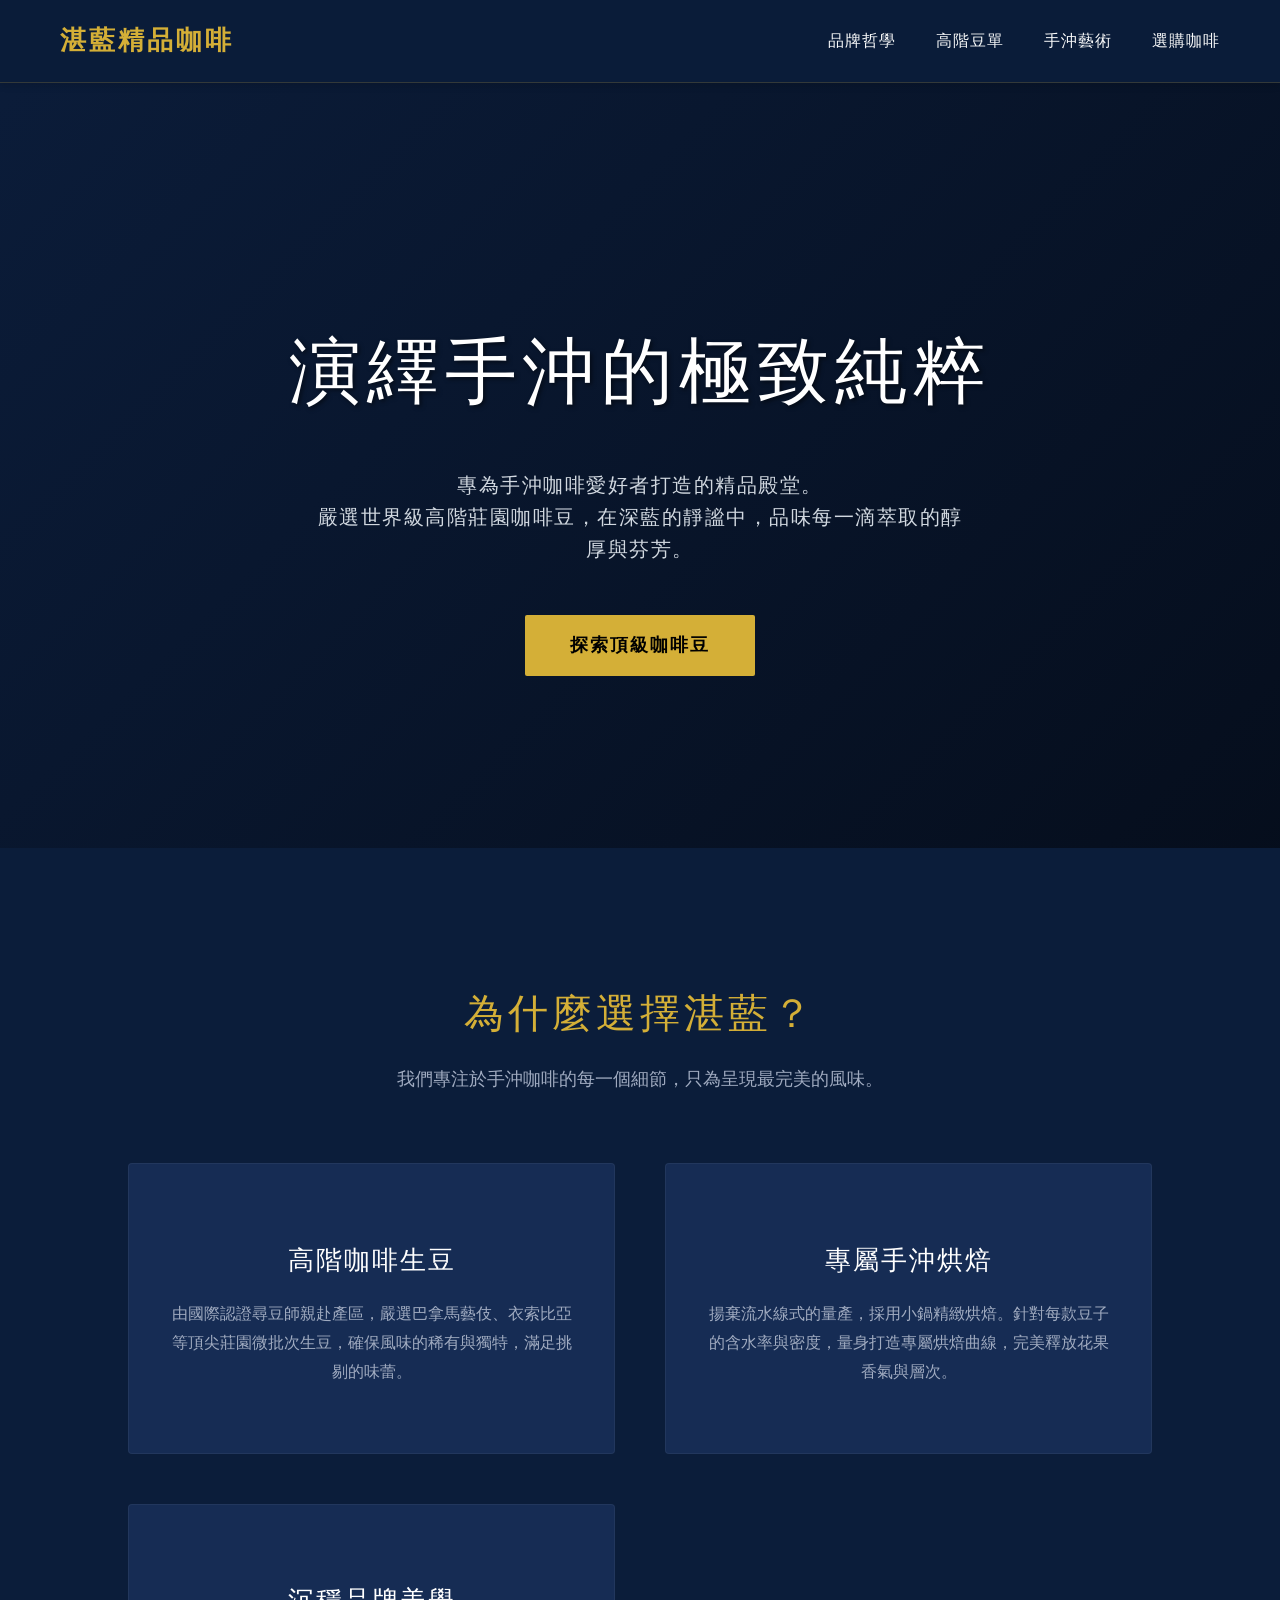
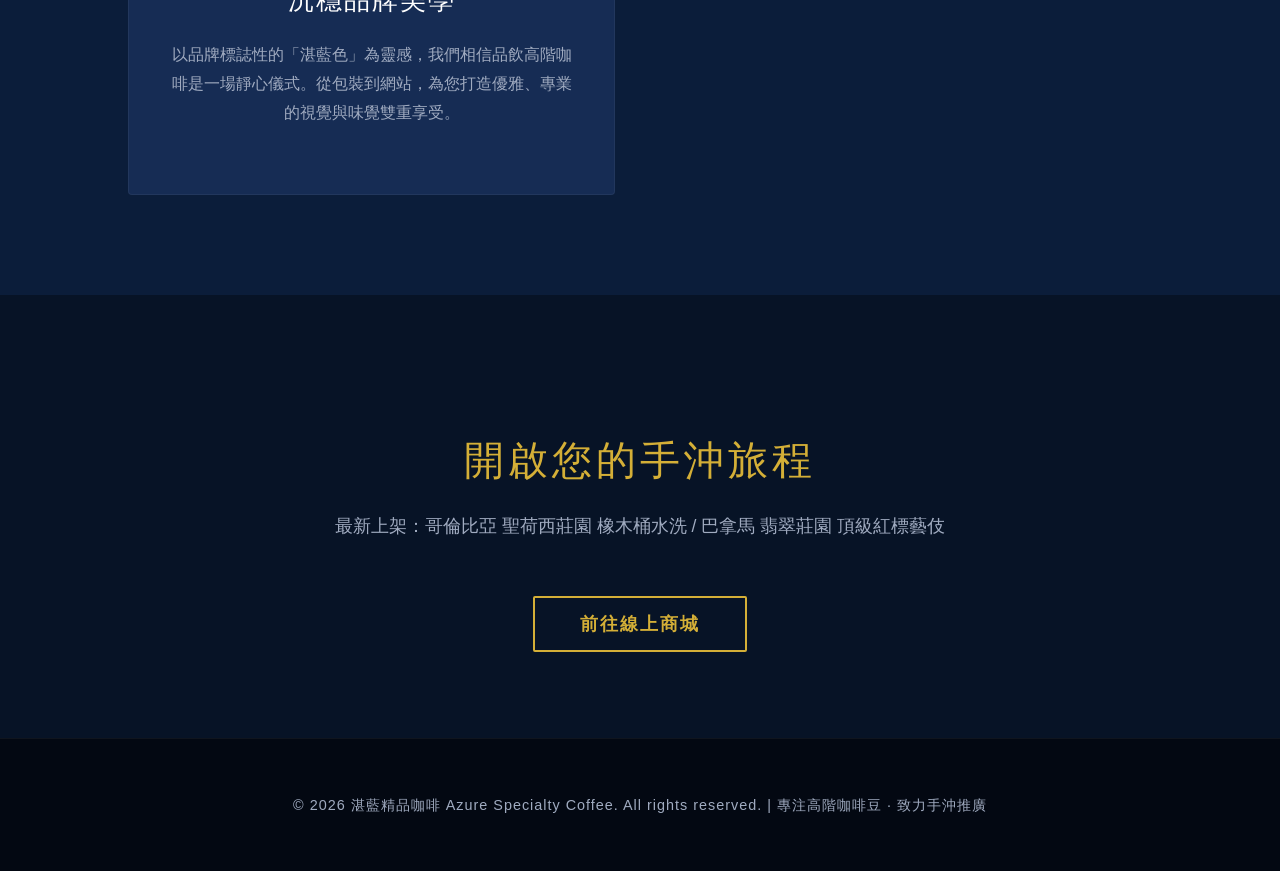
<file: w1/index.html>
<!DOCTYPE html>
<html lang="zh-TW">
<head>
    <meta charset="UTF-8">
    <meta name="viewport" content="width=device-width, initial-scale=1.0">
    <title>湛藍精品咖啡 | 頂級手沖咖啡</title>
    <style>
        :root {
            --primary-blue: #0b1d3a;
            --secondary-blue: #162c54;
            --accent-gold: #d4af37;
            --text-light: #f8f9fa;
            --text-dark: #a0abc0;
        }
        body {
            margin: 0;
            padding: 0;
            font-family: 'Helvetica Neue', Arial, 'Microsoft JhengHei', sans-serif;
            background-color: var(--primary-blue);
            color: var(--text-light);
            line-height: 1.6;
        }
        header {
            display: flex;
            justify-content: space-between;
            align-items: center;
            padding: 20px 60px;
            background-color: rgba(11, 29, 58, 0.98);
            position: sticky;
            top: 0;
            z-index: 1000;
            border-bottom: 1px solid rgba(212, 175, 55, 0.2);
            box-shadow: 0 4px 6px rgba(0,0,0,0.1);
        }
        .logo {
            font-size: 26px;
            font-weight: 700;
            color: var(--accent-gold);
            text-decoration: none;
            letter-spacing: 3px;
            display: flex;
            align-items: center;
            gap: 10px;
        }
        nav {
            display: flex;
            gap: 40px;
        }
        nav a {
            color: var(--text-light);
            text-decoration: none;
            font-size: 16px;
            letter-spacing: 1px;
            transition: color 0.3s ease;
        }
        nav a:hover {
            color: var(--accent-gold);
        }
        .hero {
            height: 85vh;
            display: flex;
            flex-direction: column;
            justify-content: center;
            align-items: center;
            text-align: center;
            background: linear-gradient(135deg, rgba(11,29,58,0.9) 0%, rgba(5,13,26,0.9) 100%), 
                        url('https://images.unsplash.com/photo-1497935586351-b67a49e012bf?ixlib=rb-1.2.1&auto=format&fit=crop&w=1920&q=80') no-repeat center center/cover;
            background-blend-mode: overlay;
            padding: 0 20px;
        }
        .hero h1 {
            font-size: 4.5rem;
            margin-bottom: 20px;
            letter-spacing: 6px;
            color: #ffffff;
            font-weight: 300;
            text-shadow: 2px 2px 4px rgba(0,0,0,0.5);
        }
        .hero p {
            font-size: 1.25rem;
            max-width: 650px;
            color: #d1d8e0;
            margin-bottom: 50px;
            letter-spacing: 1.5px;
        }
        .btn {
            padding: 16px 45px;
            background-color: var(--accent-gold);
            color: #000;
            text-decoration: none;
            font-size: 1.1rem;
            font-weight: bold;
            border-radius: 2px;
            transition: all 0.3s ease;
            letter-spacing: 2px;
        }
        .btn:hover {
            background-color: #fce28b;
            transform: translateY(-3px);
            box-shadow: 0 10px 20px rgba(0,0,0,0.2);
        }
        .section {
            padding: 100px 10%;
        }
        .section-title {
            text-align: center;
            font-size: 2.5rem;
            color: var(--accent-gold);
            margin-bottom: 20px;
            font-weight: 300;
            letter-spacing: 4px;
        }
        .section-subtitle {
            text-align: center;
            color: var(--text-dark);
            margin-bottom: 70px;
            font-size: 1.1rem;
        }
        .features {
            display: grid;
            grid-template-columns: repeat(auto-fit, minmax(320px, 1fr));
            gap: 50px;
        }
        .feature-card {
            background-color: var(--secondary-blue);
            padding: 50px 40px;
            border-radius: 4px;
            text-align: center;
            border: 1px solid rgba(255,255,255,0.05);
            transition: all 0.4s ease;
            position: relative;
            overflow: hidden;
        }
        .feature-card::before {
            content: '';
            position: absolute;
            top: 0; left: 0; width: 100%; height: 3px;
            background-color: var(--accent-gold);
            transform: scaleX(0);
            transition: transform 0.4s ease;
        }
        .feature-card:hover::before {
            transform: scaleX(1);
        }
        .feature-card:hover {
            transform: translateY(-10px);
            box-shadow: 0 15px 30px rgba(0,0,0,0.3);
            border-color: rgba(212, 175, 55, 0.3);
        }
        .feature-card h3 {
            font-size: 1.6rem;
            margin-bottom: 20px;
            color: #fff;
            font-weight: 400;
            letter-spacing: 2px;
        }
        .feature-card p {
            color: var(--text-dark);
            font-size: 1rem;
            line-height: 1.8;
        }
        .shop-section {
            background-color: #071326;
            text-align: center;
        }
        footer {
            text-align: center;
            padding: 40px;
            background-color: #030812;
            color: var(--text-dark);
            font-size: 0.9rem;
            border-top: 1px solid rgba(255,255,255,0.05);
            letter-spacing: 1px;
        }
    </style>
</head>
<body>
    <header>
        <a href="#" class="logo">湛藍精品咖啡</a>
        <nav>
            <a href="#about">品牌哲學</a>
            <a href="#beans">高階豆單</a>
            <a href="#brew">手沖藝術</a>
            <a href="#shop">選購咖啡</a>
        </nav>
    </header>

    <section class="hero">
        <h1>演繹手沖的極致純粹</h1>
        <p>專為手沖咖啡愛好者打造的精品殿堂。<br>嚴選世界級高階莊園咖啡豆，在深藍的靜謐中，品味每一滴萃取的醇厚與芬芳。</p>
        <a href="#shop" class="btn">探索頂級咖啡豆</a>
    </section>

    <section id="about" class="section">
        <h2 class="section-title">為什麼選擇湛藍？</h2>
        <p class="section-subtitle">我們專注於手沖咖啡的每一個細節，只為呈現最完美的風味。</p>
        
        <div class="features">
            <div class="feature-card">
                <h3>高階咖啡生豆</h3>
                <p>由國際認證尋豆師親赴產區，嚴選巴拿馬藝伎、衣索比亞等頂尖莊園微批次生豆，確保風味的稀有與獨特，滿足挑剔的味蕾。</p>
            </div>
            <div class="feature-card">
                <h3>專屬手沖烘焙</h3>
                <p>揚棄流水線式的量產，採用小鍋精緻烘焙。針對每款豆子的含水率與密度，量身打造專屬烘焙曲線，完美釋放花果香氣與層次。</p>
            </div>
            <div class="feature-card">
                <h3>沉穩品牌美學</h3>
                <p>以品牌標誌性的「湛藍色」為靈感，我們相信品飲高階咖啡是一場靜心儀式。從包裝到網站，為您打造優雅、專業的視覺與味覺雙重享受。</p>
            </div>
        </div>
    </section>

    <section id="shop" class="section shop-section">
        <h2 class="section-title">開啟您的手沖旅程</h2>
        <p class="section-subtitle">最新上架：哥倫比亞 聖荷西莊園 橡木桶水洗 / 巴拿馬 翡翠莊園 頂級紅標藝伎</p>
        <a href="#" class="btn" style="background-color: transparent; border: 2px solid var(--accent-gold); color: var(--accent-gold);">前往線上商城</a>
    </section>

    <footer>
        <p>&copy; 2026 湛藍精品咖啡 Azure Specialty Coffee. All rights reserved. | 專注高階咖啡豆 · 致力手沖推廣</p>
    </footer>
</body>
</html>
</file>
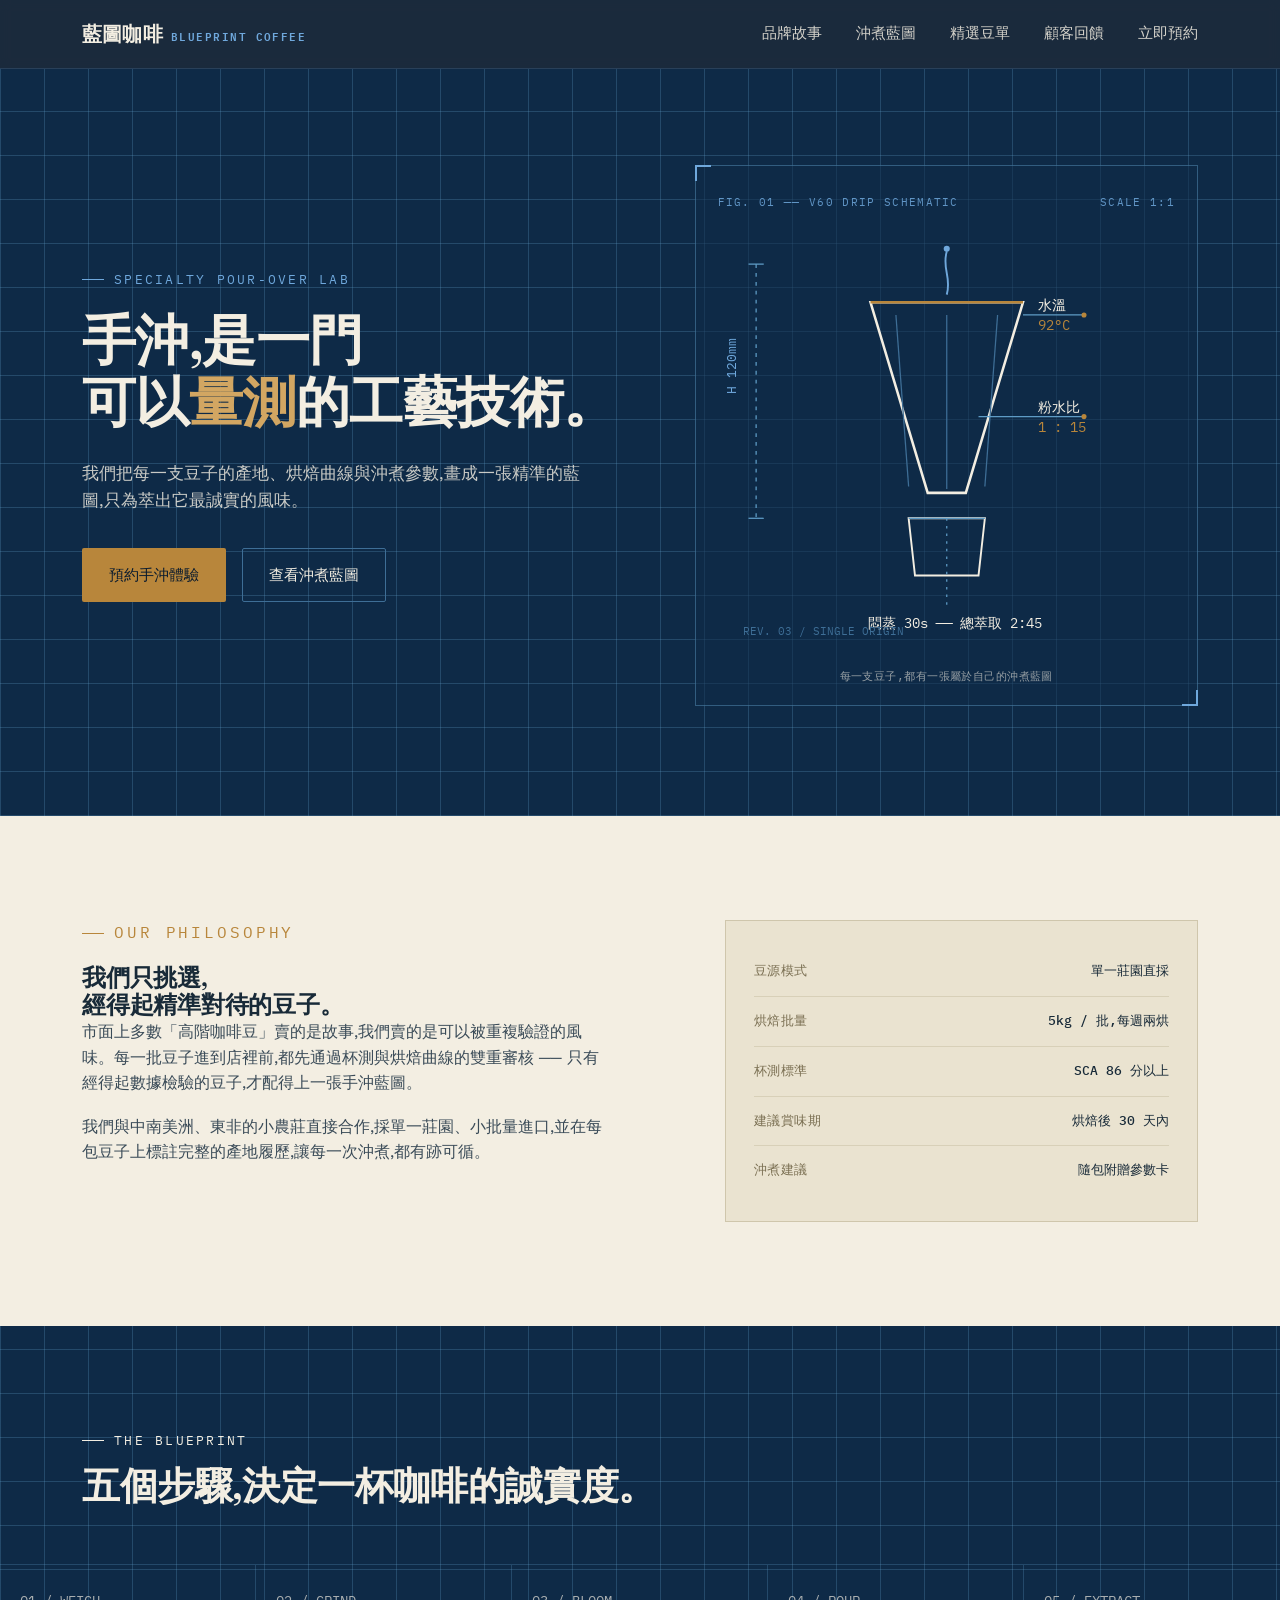
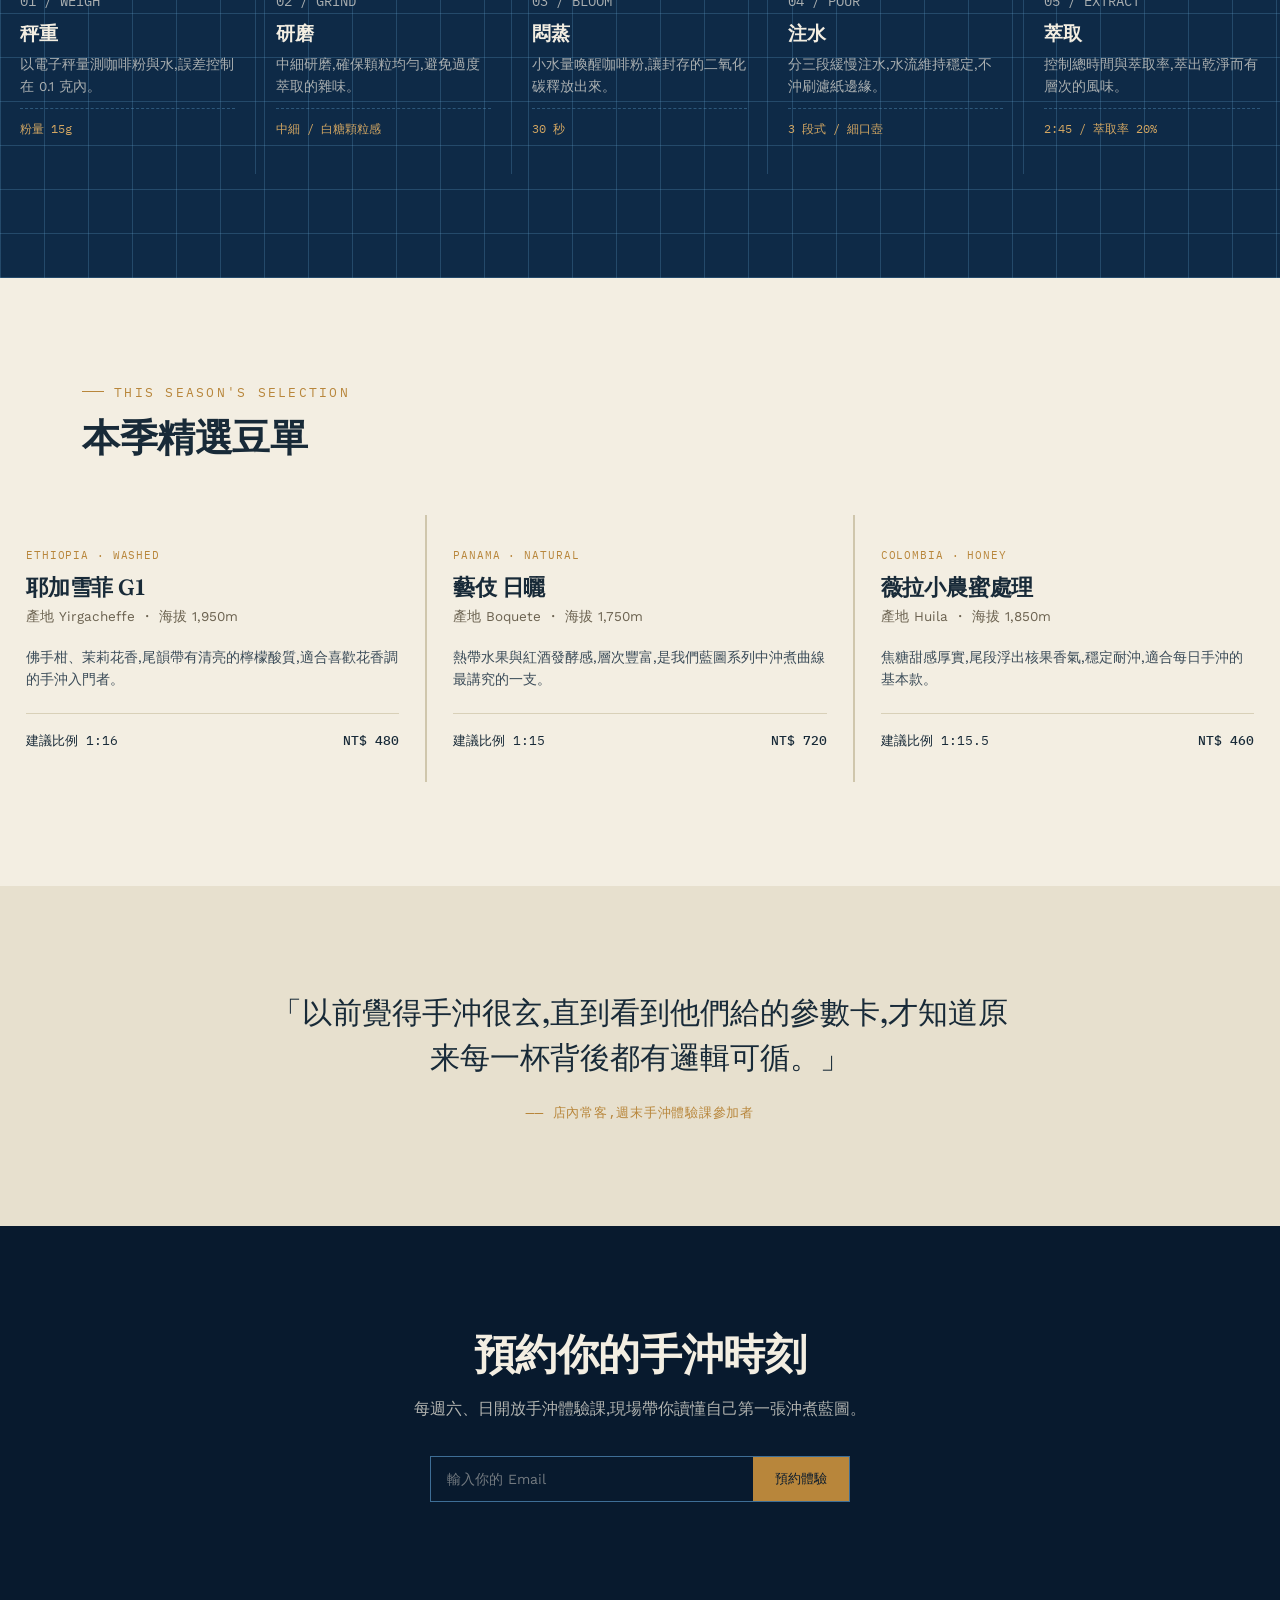
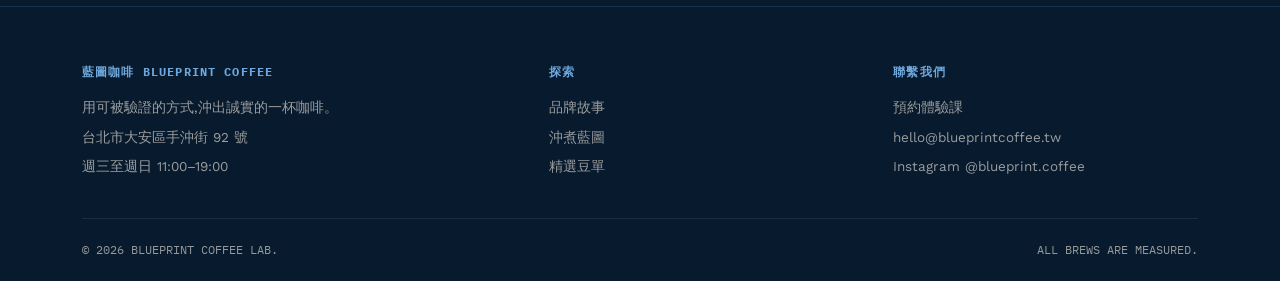
<file: week3/index.html>
<!DOCTYPE html>
<html lang="zh-Hant">
<head>
<meta charset="UTF-8">
<meta name="viewport" content="width=device-width, initial-scale=1.0">
<title>藍圖咖啡 Blueprint Coffee ── 精準手沖,誠實風味</title>
<link rel="preconnect" href="https://fonts.googleapis.com">
<link rel="preconnect" href="https://fonts.gstatic.com" crossorigin>
<link href="https://fonts.googleapis.com/css2?family=Fraunces:opsz,wght@9..144,400;9..144,500;9..144,600;9..144,700&family=Work+Sans:wght@300;400;500;600&family=IBM+Plex+Mono:wght@400;500&display=swap" rel="stylesheet">
<style>
  :root{
    --ink-black:#081A2E;
    --blueprint:#0E2A47;
    --blueprint-line:#3E6E96;
    --blueprint-line-soft:rgba(94,155,197,0.28);
    --paper:#F3EEE2;
    --paper-dim:#E7E0CE;
    --brass:#B8863B;
    --brass-light:#D2A662;
    --sky:#6FA8DC;
    --ink-on-paper:#182A38;
    --max-w:1180px;
  }

  *{margin:0;padding:0;box-sizing:border-box;}
  html{scroll-behavior:smooth;}
  body{
    font-family:'Work Sans', sans-serif;
    background:var(--paper);
    color:var(--ink-on-paper);
    line-height:1.6;
    -webkit-font-smoothing:antialiased;
  }
  a{color:inherit;text-decoration:none;}
  img,svg{display:block;max-width:100%;}
  .container{max-width:var(--max-w);margin:0 auto;padding:0 32px;}
  .eyebrow{
    font-family:'IBM Plex Mono', monospace;
    font-size:12.5px;
    letter-spacing:0.18em;
    text-transform:uppercase;
    display:flex;
    align-items:center;
    gap:10px;
  }
  .eyebrow::before{
    content:"";
    width:22px;height:1px;
    background:currentColor;
    display:inline-block;
  }
  h1,h2,h3{
    font-family:'Fraunces', serif;
    font-weight:600;
    line-height:1.15;
    letter-spacing:-0.01em;
  }
  .btn{
    display:inline-flex;
    align-items:center;
    gap:10px;
    padding:14px 26px;
    border-radius:2px;
    font-family:'Work Sans', sans-serif;
    font-size:15px;
    font-weight:500;
    border:1px solid transparent;
    cursor:pointer;
    transition:transform .25s ease, background .25s ease, border-color .25s ease, color .25s ease;
  }
  .btn:focus-visible{outline:2px solid var(--sky);outline-offset:3px;}
  .btn-primary{background:var(--brass);color:var(--ink-black);}
  .btn-primary:hover{background:var(--brass-light);transform:translateY(-1px);}
  .btn-ghost{border-color:var(--blueprint-line);color:var(--paper);}
  .btn-ghost:hover{border-color:var(--sky);color:var(--sky);}
  .btn-ghost.on-paper{border-color:var(--ink-on-paper);color:var(--ink-on-paper);}
  .btn-ghost.on-paper:hover{border-color:var(--brass);color:var(--brass);}

  /* ---------- NAV ---------- */
  header{
    position:sticky;top:0;z-index:50;
    background:rgba(8,26,46,0.92);
    backdrop-filter:blur(6px);
    border-bottom:1px solid rgba(94,155,197,0.2);
  }
  nav{
    max-width:var(--max-w);margin:0 auto;padding:18px 32px;
    display:flex;align-items:center;justify-content:space-between;
    color:var(--paper);
  }
  .logo{
    font-family:'Fraunces', serif;
    font-size:20px;font-weight:600;letter-spacing:0.01em;
    color:var(--paper);display:flex;align-items:baseline;gap:8px;
  }
  .logo span{
    font-family:'IBM Plex Mono', monospace;
    font-size:10.5px;letter-spacing:0.14em;color:var(--sky);
  }
  .nav-links{display:flex;gap:34px;font-size:14.5px;}
  .nav-links a{opacity:0.85;transition:opacity .2s;}
  .nav-links a:hover{opacity:1;color:var(--sky);}
  .nav-toggle{display:none;background:none;border:none;color:var(--paper);font-size:24px;cursor:pointer;}

  @media (max-width:860px){
    .nav-links{
      position:absolute;top:100%;left:0;right:0;
      background:var(--ink-black);
      flex-direction:column;gap:0;
      max-height:0;overflow:hidden;
      transition:max-height .3s ease;
    }
    .nav-links.open{max-height:320px;}
    .nav-links a{padding:16px 32px;border-top:1px solid rgba(94,155,197,0.15);}
    .nav-toggle{display:block;}
  }

  /* ---------- HERO ---------- */
  .hero{
    background:
      repeating-linear-gradient(0deg, var(--blueprint-line-soft) 0, var(--blueprint-line-soft) 1px, transparent 1px, transparent 44px),
      repeating-linear-gradient(90deg, var(--blueprint-line-soft) 0, var(--blueprint-line-soft) 1px, transparent 1px, transparent 44px),
      var(--blueprint);
    color:var(--paper);
    padding:96px 0 110px;
    position:relative;
    overflow:hidden;
  }
  .hero-grid{
    max-width:var(--max-w);margin:0 auto;padding:0 32px;
    display:grid;grid-template-columns:1.05fr 0.95fr;gap:56px;align-items:center;
  }
  .hero h1{font-size:clamp(34px,4.6vw,54px);margin:20px 0 26px;color:var(--paper);}
  .hero h1 em{font-style:normal;color:var(--brass-light);}
  .hero p.lede{font-size:17px;max-width:46ch;color:rgba(243,238,226,0.82);margin-bottom:34px;}
  .hero-cta{display:flex;gap:16px;flex-wrap:wrap;}
  .hero-eyebrow{color:var(--sky);margin-bottom:6px;}

  .blueprint-plate{
    position:relative;
    border:1px solid rgba(94,155,197,0.45);
    background:rgba(15,42,71,0.55);
    padding:28px 22px 20px;
  }
  .blueprint-plate::before,.blueprint-plate::after,
  .plate-corner-tl,.plate-corner-br{
    content:"";position:absolute;width:14px;height:14px;
    border-color:var(--sky);
  }
  .blueprint-plate::before{top:-1px;left:-1px;border-top:2px solid var(--sky);border-left:2px solid var(--sky);}
  .blueprint-plate::after{bottom:-1px;right:-1px;border-bottom:2px solid var(--sky);border-right:2px solid var(--sky);}
  .plate-label{
    font-family:'IBM Plex Mono', monospace;font-size:11px;letter-spacing:0.12em;
    color:var(--sky);display:flex;justify-content:space-between;margin-bottom:14px;opacity:0.85;
  }
  .plate-caption{
    font-family:'IBM Plex Mono', monospace;font-size:11px;color:rgba(243,238,226,0.6);
    text-align:center;margin-top:10px;letter-spacing:0.04em;
  }

  @media (max-width:900px){
    .hero-grid{grid-template-columns:1fr;}
    .hero{padding:64px 0 76px;}
  }

  /* ---------- SECTION SHARED ---------- */
  section{padding:104px 0;}
  .section-head{max-width:640px;margin-bottom:56px;}
  .section-head h2{font-size:clamp(26px,3.2vw,38px);margin-top:14px;}
  .on-dark{background:var(--ink-black);color:var(--paper);}
  .on-dark .eyebrow{color:var(--sky);}
  .on-paper .eyebrow{color:var(--brass);}

  /* ---------- ABOUT / SPEC SHEET ---------- */
  .about-grid{display:grid;grid-template-columns:1.1fr 0.9fr;gap:64px;align-items:start;}
  .about-grid p{font-size:16px;color:#3a4b58;max-width:52ch;margin-bottom:18px;}
  .spec-sheet{border:1px solid #cfc6ac;background:#EAE3D0;padding:26px 28px;}
  .spec-row{
    display:flex;justify-content:space-between;gap:20px;
    padding:14px 0;border-bottom:1px solid #d8d0b8;
    font-family:'IBM Plex Mono', monospace;font-size:13px;
  }
  .spec-row:last-child{border-bottom:none;}
  .spec-row dt{color:#7a6f52;letter-spacing:0.04em;}
  .spec-row dd{font-weight:500;color:var(--ink-on-paper);text-align:right;}

  @media (max-width:860px){ .about-grid{grid-template-columns:1fr;} }

  /* ---------- PROCESS BLUEPRINT ---------- */
  .process{
    background:
      repeating-linear-gradient(0deg, var(--blueprint-line-soft) 0, var(--blueprint-line-soft) 1px, transparent 1px, transparent 44px),
      repeating-linear-gradient(90deg, var(--blueprint-line-soft) 0, var(--blueprint-line-soft) 1px, transparent 1px, transparent 44px),
      var(--blueprint);
    color:var(--paper);
  }
  .steps{
    display:grid;grid-template-columns:repeat(5,1fr);gap:0;
    border-top:1px solid var(--blueprint-line-soft);
  }
  .step{
    padding:26px 20px;border-right:1px solid var(--blueprint-line-soft);position:relative;
  }
  .step:last-child{border-right:none;}
  .step-index{font-family:'IBM Plex Mono', monospace;font-size:12px;color:var(--sky);margin-bottom:14px;}
  .step h3{font-size:19px;color:var(--paper);margin-bottom:10px;font-weight:600;}
  .step p{font-size:13.5px;color:rgba(243,238,226,0.68);margin-bottom:10px;}
  .step .metric{
    font-family:'IBM Plex Mono', monospace;font-size:12px;color:var(--brass-light);
    border-top:1px dashed rgba(94,155,197,0.4);padding-top:10px;
  }
  @media (max-width:960px){
    .steps{grid-template-columns:1fr 1fr;}
    .step{border-right:1px solid var(--blueprint-line-soft);border-bottom:1px solid var(--blueprint-line-soft);}
    .step:nth-child(2n){border-right:none;}
  }
  @media (max-width:560px){
    .steps{grid-template-columns:1fr;}
    .step{border-right:none;}
  }

  /* ---------- BEANS ---------- */
  .bean-grid{display:grid;grid-template-columns:repeat(3,1fr);gap:2px;background:#cfc6ac;}
  .bean-card{
    background:var(--paper);padding:32px 26px;position:relative;
    display:flex;flex-direction:column;height:100%;
  }
  .bean-tag{
    font-family:'IBM Plex Mono', monospace;font-size:11px;color:var(--brass);
    letter-spacing:0.08em;margin-bottom:10px;
  }
  .bean-card h3{font-size:22px;margin-bottom:6px;}
  .bean-origin{font-size:13.5px;color:#6b6250;margin-bottom:18px;}
  .bean-notes{font-size:14px;color:#3a4b58;margin-bottom:22px;flex-grow:1;}
  .bean-meta{
    display:flex;justify-content:space-between;align-items:center;
    border-top:1px solid #d8d0b8;padding-top:16px;
    font-family:'IBM Plex Mono', monospace;font-size:12.5px;
  }
  .bean-price{color:var(--ink-on-paper);font-weight:500;}
  @media (max-width:900px){ .bean-grid{grid-template-columns:1fr 1fr;} }
  @media (max-width:600px){ .bean-grid{grid-template-columns:1fr;} }

  /* ---------- QUOTE ---------- */
  .quote-section{background:var(--paper-dim);}
  .quote-wrap{max-width:760px;margin:0 auto;text-align:center;}
  blockquote{
    font-family:'Fraunces', serif;font-size:clamp(22px,2.6vw,30px);
    font-weight:500;line-height:1.5;color:var(--ink-on-paper);margin-bottom:22px;
  }
  .quote-attr{font-family:'IBM Plex Mono', monospace;font-size:12.5px;color:var(--brass);letter-spacing:0.06em;}

  /* ---------- CTA / FOOTER ---------- */
  .cta-section{background:var(--ink-black);color:var(--paper);text-align:center;}
  .cta-section h2{font-size:clamp(28px,3.6vw,42px);margin-bottom:18px;}
  .cta-section p{color:rgba(243,238,226,0.72);max-width:48ch;margin:0 auto 34px;}
  .cta-form{
    display:flex;max-width:420px;margin:0 auto;gap:0;border:1px solid var(--blueprint-line);
  }
  .cta-form input{
    flex:1;background:transparent;border:none;padding:14px 16px;
    color:var(--paper);font-family:'Work Sans', sans-serif;font-size:14px;
  }
  .cta-form input::placeholder{color:rgba(243,238,226,0.45);}
  .cta-form input:focus{outline:none;}
  .cta-form button{
    background:var(--brass);color:var(--ink-black);border:none;
    padding:0 22px;font-weight:500;cursor:pointer;font-family:'Work Sans', sans-serif;
    transition:background .2s;
  }
  .cta-form button:hover{background:var(--brass-light);}

  footer{background:var(--ink-black);border-top:1px solid rgba(94,155,197,0.18);color:rgba(243,238,226,0.6);}
  .footer-grid{
    display:grid;grid-template-columns:1.4fr 1fr 1fr;gap:40px;padding:56px 0 32px;
    font-size:13.5px;
  }
  .footer-grid h4{
    font-family:'IBM Plex Mono', monospace;font-size:11.5px;letter-spacing:0.1em;
    color:var(--sky);margin-bottom:16px;text-transform:uppercase;
  }
  .footer-grid p, .footer-grid a{display:block;margin-bottom:8px;color:rgba(243,238,226,0.62);}
  .footer-grid a:hover{color:var(--paper);}
  .footer-bottom{
    border-top:1px solid rgba(94,155,197,0.15);padding:22px 0;
    font-family:'IBM Plex Mono', monospace;font-size:11.5px;
    display:flex;justify-content:space-between;flex-wrap:wrap;gap:10px;
  }
  @media (max-width:700px){ .footer-grid{grid-template-columns:1fr;} }

  /* ---------- REVEAL ---------- */
  .reveal{opacity:0;transform:translateY(18px);transition:opacity .7s ease, transform .7s ease;}
  .reveal.in{opacity:1;transform:translateY(0);}
  @media (prefers-reduced-motion: reduce){
    .reveal{opacity:1;transform:none;transition:none;}
    html{scroll-behavior:auto;}
  }
</style>
</head>
<body>

<header>
  <nav>
    <a href="#top" class="logo">藍圖咖啡<span>BLUEPRINT COFFEE</span></a>
    <button class="nav-toggle" id="navToggle" aria-label="開啟選單" aria-expanded="false">☰</button>
    <div class="nav-links" id="navLinks">
      <a href="#about">品牌故事</a>
      <a href="#process">沖煮藍圖</a>
      <a href="#beans">精選豆單</a>
      <a href="#quote">顧客回饋</a>
      <a href="#cta">立即預約</a>
    </div>
  </nav>
</header>

<section class="hero" id="top">
  <div class="hero-grid">
    <div>
      <p class="eyebrow hero-eyebrow">SPECIALTY POUR-OVER LAB</p>
      <h1>手沖,是一門<br>可以<em>量測</em>的工藝技術。</h1>
      <p class="lede">我們把每一支豆子的產地、烘焙曲線與沖煮參數,畫成一張精準的藍圖,只為萃出它最誠實的風味。</p>
      <div class="hero-cta">
        <a href="#cta" class="btn btn-primary">預約手沖體驗</a>
        <a href="#process" class="btn btn-ghost">查看沖煮藍圖</a>
      </div>
    </div>

    <div class="blueprint-plate reveal">
      <div class="plate-label"><span>FIG. 01 ── V60 DRIP SCHEMATIC</span><span>SCALE 1:1</span></div>
      <svg viewBox="0 0 360 340" xmlns="http://www.w3.org/2000/svg" role="img" aria-label="V60 手沖濾杯示意圖,標註水溫、粉水比、悶蒸與總萃取時間">
        <!-- dimension lines -->
        <line x1="30" y1="30" x2="30" y2="230" stroke="#5E9BC5" stroke-width="1" stroke-dasharray="3 4"/>
        <line x1="24" y1="30" x2="36" y2="30" stroke="#5E9BC5" stroke-width="1"/>
        <line x1="24" y1="230" x2="36" y2="230" stroke="#5E9BC5" stroke-width="1"/>
        <text x="14" y="132" fill="#6FA8DC" font-size="10" font-family="IBM Plex Mono, monospace" transform="rotate(-90 14 132)">H 120mm</text>

        <!-- dripper cone -->
        <path d="M120 60 L240 60 L195 210 L165 210 Z" fill="none" stroke="#F3EEE2" stroke-width="2"/>
        <path d="M120 60 L240 60" stroke="#B8863B" stroke-width="2"/>
        <!-- ribs -->
        <line x1="140" y1="70" x2="150" y2="205" stroke="#3E6E96" stroke-width="1"/>
        <line x1="180" y1="70" x2="180" y2="207" stroke="#3E6E96" stroke-width="1"/>
        <line x1="220" y1="70" x2="210" y2="205" stroke="#3E6E96" stroke-width="1"/>

        <!-- server -->
        <path d="M150 230 L210 230 L205 275 L155 275 Z" fill="none" stroke="#F3EEE2" stroke-width="1.5"/>
        <line x1="150" y1="230" x2="210" y2="230" stroke="#5E9BC5" stroke-width="1"/>

        <!-- pour line + droplets -->
        <path d="M180 20 C176 34, 184 40, 180 54" stroke="#6FA8DC" stroke-width="1.5" fill="none"/>
        <circle cx="180" cy="18" r="2.4" fill="#6FA8DC"/>

        <!-- annotation callouts -->
        <line x1="240" y1="70" x2="288" y2="70" stroke="#5E9BC5" stroke-width="1"/>
        <circle cx="288" cy="70" r="2" fill="#B8863B"/>
        <text x="252" y="66" fill="#F3EEE2" font-size="11" font-family="IBM Plex Mono, monospace">水溫</text>
        <text x="252" y="82" fill="#B8863B" font-size="11" font-family="IBM Plex Mono, monospace">92°C</text>

        <line x1="205" y1="150" x2="288" y2="150" stroke="#5E9BC5" stroke-width="1"/>
        <circle cx="288" cy="150" r="2" fill="#B8863B"/>
        <text x="252" y="146" fill="#F3EEE2" font-size="11" font-family="IBM Plex Mono, monospace">粉水比</text>
        <text x="252" y="162" fill="#B8863B" font-size="11" font-family="IBM Plex Mono, monospace">1 : 15</text>

        <line x1="180" y1="230" x2="180" y2="300" stroke="#5E9BC5" stroke-width="1" stroke-dasharray="2 4"/>
        <text x="118" y="316" fill="#F3EEE2" font-size="11" font-family="IBM Plex Mono, monospace">悶蒸 30s ── 總萃取 2:45</text>

        <!-- corner tick -->
        <text x="20" y="322" fill="#3E6E96" font-size="9" font-family="IBM Plex Mono, monospace">REV. 03 / SINGLE ORIGIN</text>
      </svg>
      <p class="plate-caption">每一支豆子,都有一張屬於自己的沖煮藍圖</p>
    </div>
  </div>
</section>

<section class="on-paper" id="about">
  <div class="container">
    <div class="about-grid">
      <div class="reveal">
        <p class="eyebrow">OUR PHILOSOPHY</p>
        <h2>我們只挑選,<br>經得起精準對待的豆子。</h2>
        <p>市面上多數「高階咖啡豆」賣的是故事,我們賣的是可以被重複驗證的風味。每一批豆子進到店裡前,都先通過杯測與烘焙曲線的雙重審核 ── 只有經得起數據檢驗的豆子,才配得上一張手沖藍圖。</p>
        <p>我們與中南美洲、東非的小農莊直接合作,採單一莊園、小批量進口,並在每包豆子上標註完整的產地履歷,讓每一次沖煮,都有跡可循。</p>
      </div>
      <dl class="spec-sheet reveal">
        <div class="spec-row"><dt>豆源模式</dt><dd>單一莊園直採</dd></div>
        <div class="spec-row"><dt>烘焙批量</dt><dd>5kg / 批,每週兩烘</dd></div>
        <div class="spec-row"><dt>杯測標準</dt><dd>SCA 86 分以上</dd></div>
        <div class="spec-row"><dt>建議賞味期</dt><dd>烘焙後 30 天內</dd></div>
        <div class="spec-row"><dt>沖煮建議</dt><dd>隨包附贈參數卡</dd></div>
      </dl>
    </div>
  </div>
</section>

<section class="process" id="process">
  <div class="container">
    <div class="section-head reveal">
      <p class="eyebrow">THE BLUEPRINT</p>
      <h2>五個步驟,決定一杯咖啡的誠實度。</h2>
    </div>
  </div>
  <div class="steps reveal">
    <div class="step">
      <p class="step-index">01 / WEIGH</p>
      <h3>秤重</h3>
      <p>以電子秤量測咖啡粉與水,誤差控制在 0.1 克內。</p>
      <p class="metric">粉量 15g</p>
    </div>
    <div class="step">
      <p class="step-index">02 / GRIND</p>
      <h3>研磨</h3>
      <p>中細研磨,確保顆粒均勻,避免過度萃取的雜味。</p>
      <p class="metric">中細 / 白糖顆粒感</p>
    </div>
    <div class="step">
      <p class="step-index">03 / BLOOM</p>
      <h3>悶蒸</h3>
      <p>小水量喚醒咖啡粉,讓封存的二氧化碳釋放出來。</p>
      <p class="metric">30 秒</p>
    </div>
    <div class="step">
      <p class="step-index">04 / POUR</p>
      <h3>注水</h3>
      <p>分三段緩慢注水,水流維持穩定,不沖刷濾紙邊緣。</p>
      <p class="metric">3 段式 / 細口壺</p>
    </div>
    <div class="step">
      <p class="step-index">05 / EXTRACT</p>
      <h3>萃取</h3>
      <p>控制總時間與萃取率,萃出乾淨而有層次的風味。</p>
      <p class="metric">2:45 / 萃取率 20%</p>
    </div>
  </div>
</section>

<section class="on-paper" id="beans">
  <div class="container">
    <div class="section-head reveal">
      <p class="eyebrow">THIS SEASON'S SELECTION</p>
      <h2>本季精選豆單</h2>
    </div>
  </div>
  <div class="bean-grid reveal">
    <div class="bean-card">
      <p class="bean-tag">ETHIOPIA · WASHED</p>
      <h3>耶加雪菲 G1</h3>
      <p class="bean-origin">產地 Yirgacheffe ・ 海拔 1,950m</p>
      <p class="bean-notes">佛手柑、茉莉花香,尾韻帶有清亮的檸檬酸質,適合喜歡花香調的手沖入門者。</p>
      <div class="bean-meta"><span>建議比例 1:16</span><span class="bean-price">NT$ 480</span></div>
    </div>
    <div class="bean-card">
      <p class="bean-tag">PANAMA · NATURAL</p>
      <h3>藝伎 日曬</h3>
      <p class="bean-origin">產地 Boquete ・ 海拔 1,750m</p>
      <p class="bean-notes">熱帶水果與紅酒發酵感,層次豐富,是我們藍圖系列中沖煮曲線最講究的一支。</p>
      <div class="bean-meta"><span>建議比例 1:15</span><span class="bean-price">NT$ 720</span></div>
    </div>
    <div class="bean-card">
      <p class="bean-tag">COLOMBIA · HONEY</p>
      <h3>薇拉小農蜜處理</h3>
      <p class="bean-origin">產地 Huila ・ 海拔 1,850m</p>
      <p class="bean-notes">焦糖甜感厚實,尾段浮出核果香氣,穩定耐沖,適合每日手沖的基本款。</p>
      <div class="bean-meta"><span>建議比例 1:15.5</span><span class="bean-price">NT$ 460</span></div>
    </div>
  </div>
</section>

<section class="quote-section" id="quote">
  <div class="container">
    <div class="quote-wrap reveal">
      <blockquote>「以前覺得手沖很玄,直到看到他們給的參數卡,才知道原来每一杯背後都有邏輯可循。」</blockquote>
      <p class="quote-attr">── 店內常客,週末手沖體驗課參加者</p>
    </div>
  </div>
</section>

<section class="cta-section" id="cta">
  <div class="container">
    <h2 class="reveal">預約你的手沖時刻</h2>
    <p class="reveal">每週六、日開放手沖體驗課,現場帶你讀懂自己第一張沖煮藍圖。</p>
    <form class="cta-form reveal" onsubmit="event.preventDefault(); this.querySelector('button').textContent='已收到,我們會盡快聯繫';">
      <input type="email" placeholder="輸入你的 Email" required aria-label="Email">
      <button type="submit">預約體驗</button>
    </form>
  </div>
</section>

<footer>
  <div class="container">
    <div class="footer-grid">
      <div>
        <h4>藍圖咖啡 BLUEPRINT COFFEE</h4>
        <p>用可被驗證的方式,沖出誠實的一杯咖啡。</p>
        <p>台北市大安區手沖街 92 號</p>
        <p>週三至週日 11:00–19:00</p>
      </div>
      <div>
        <h4>探索</h4>
        <a href="#about">品牌故事</a>
        <a href="#process">沖煮藍圖</a>
        <a href="#beans">精選豆單</a>
      </div>
      <div>
        <h4>聯繫我們</h4>
        <a href="#cta">預約體驗課</a>
        <a href="mailto:hello@blueprintcoffee.tw">hello@blueprintcoffee.tw</a>
        <a href="#top">Instagram @blueprint.coffee</a>
      </div>
    </div>
    <div class="footer-bottom">
      <span>© 2026 BLUEPRINT COFFEE LAB.</span>
      <span>ALL BREWS ARE MEASURED.</span>
    </div>
  </div>
</footer>

<script>
  // mobile nav toggle
  const navToggle = document.getElementById('navToggle');
  const navLinks = document.getElementById('navLinks');
  navToggle.addEventListener('click', () => {
    const isOpen = navLinks.classList.toggle('open');
    navToggle.setAttribute('aria-expanded', isOpen);
  });
  navLinks.querySelectorAll('a').forEach(a => a.addEventListener('click', () => {
    navLinks.classList.remove('open');
    navToggle.setAttribute('aria-expanded', 'false');
  }));

  // scroll reveal
  const prefersReduced = window.matchMedia('(prefers-reduced-motion: reduce)').matches;
  if (!prefersReduced && 'IntersectionObserver' in window) {
    const io = new IntersectionObserver((entries) => {
      entries.forEach(entry => {
        if (entry.isIntersecting) {
          entry.target.classList.add('in');
          io.unobserve(entry.target);
        }
      });
    }, { threshold: 0.15 });
    document.querySelectorAll('.reveal').forEach(el => io.observe(el));
  } else {
    document.querySelectorAll('.reveal').forEach(el => el.classList.add('in'));
  }
</script>

</body>
</html>
</file>
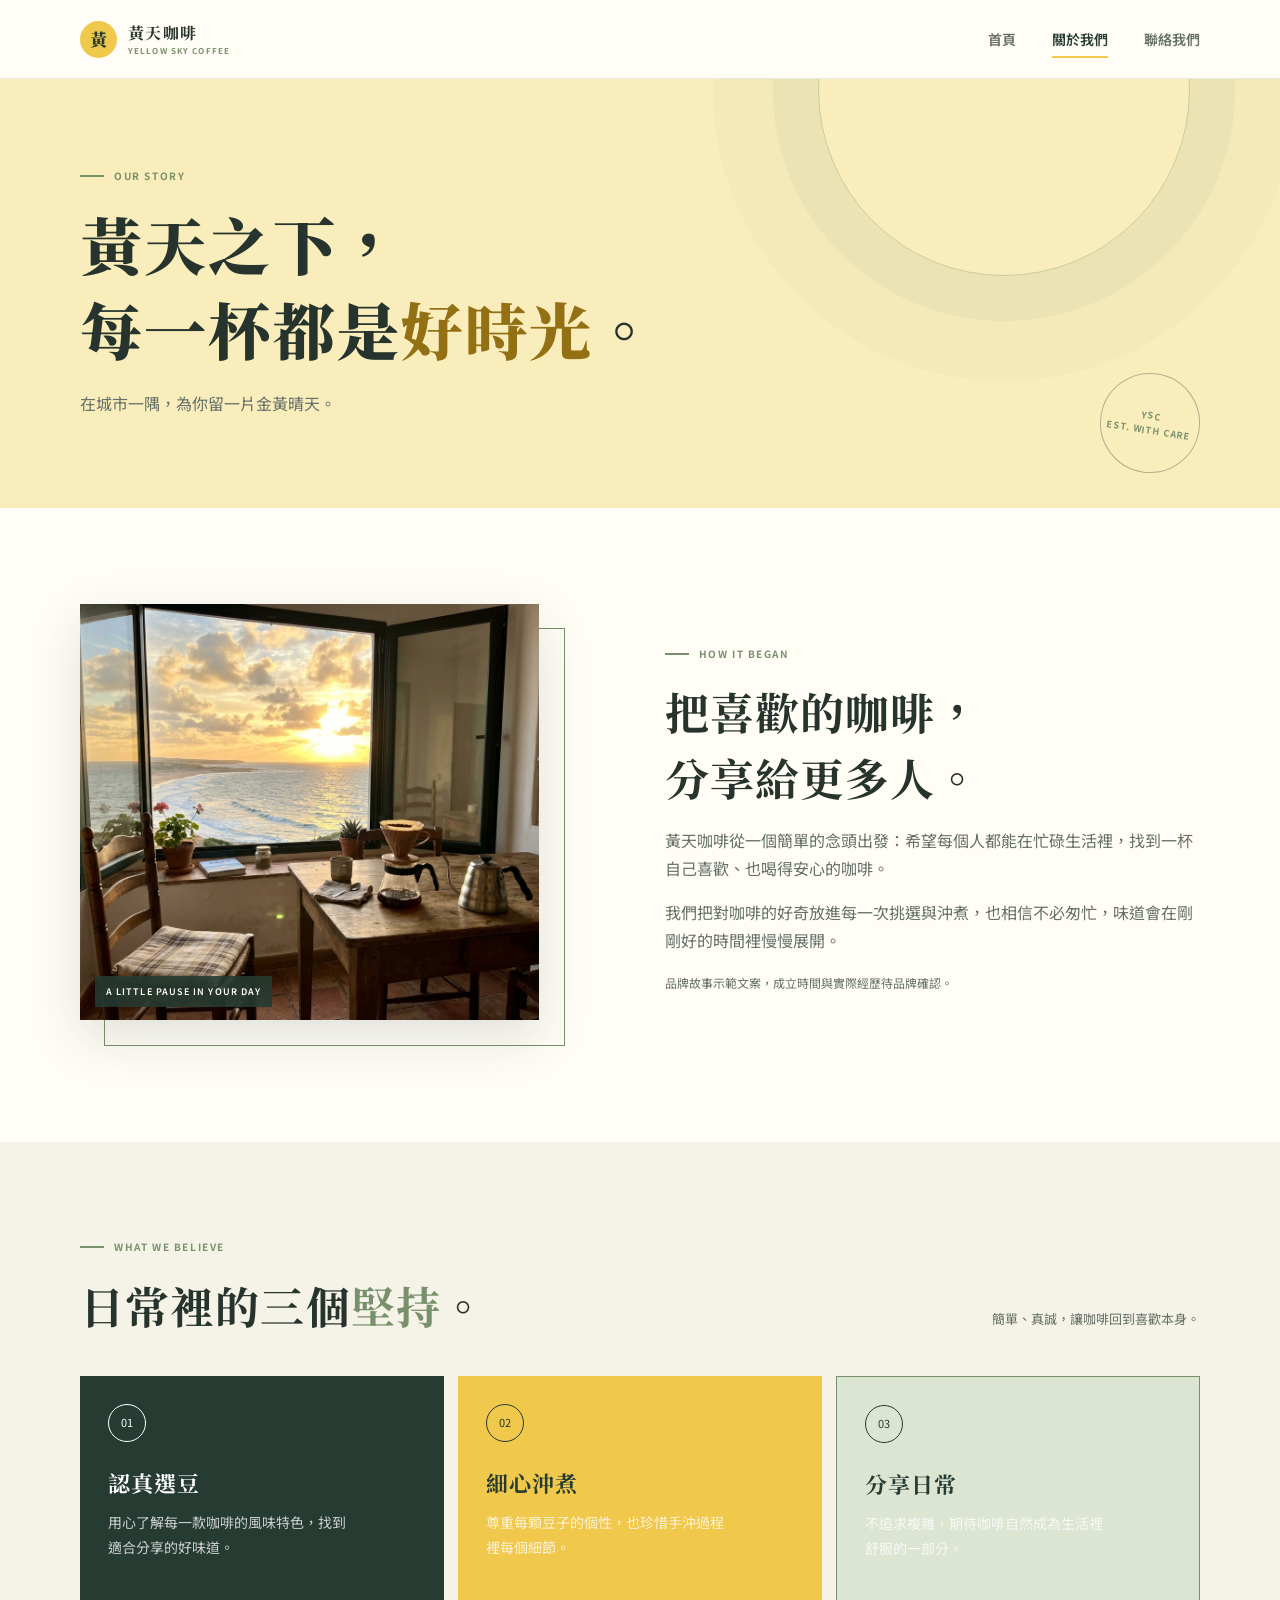
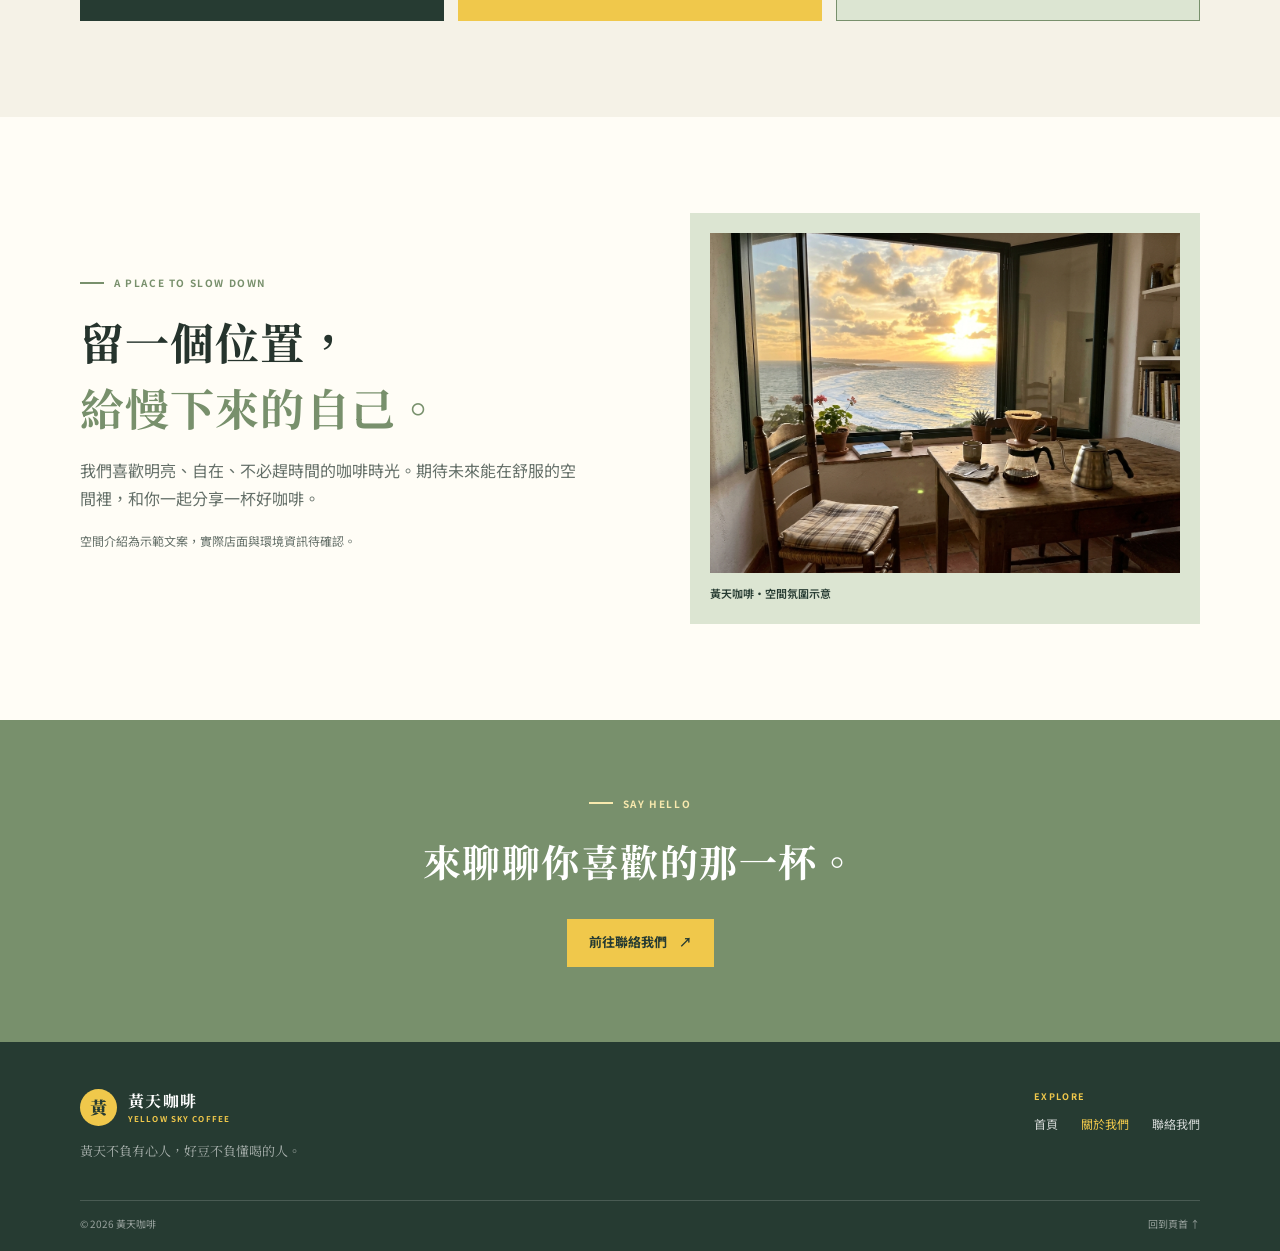
<file: pages/about.html>
<!doctype html>
<html lang="zh-Hant">
<head>
  <meta charset="utf-8">
  <meta name="viewport" content="width=device-width, initial-scale=1">
  <meta name="description" content="認識黃天咖啡的品牌故事、經營理念與我們喜歡的咖啡時光。">
  <title>關於我們｜黃天咖啡</title>
  <link rel="preconnect" href="https://fonts.googleapis.com">
  <link rel="preconnect" href="https://fonts.gstatic.com" crossorigin>
  <link href="https://fonts.googleapis.com/css2?family=Noto+Sans+TC:wght@400;500;600;700&family=Noto+Serif+TC:wght@500;600;700;900&display=swap" rel="stylesheet">
  <link rel="stylesheet" href="assets/css/site.css">
  <script src="assets/js/site.js" defer></script>
</head>
<body>
  <a class="skip-link" href="#main">跳至主要內容</a>
  <header class="site-header">
    <div class="container nav-wrap">
      <a class="brand" href="index.html" aria-label="黃天咖啡首頁">
        <span class="brand-mark" aria-hidden="true">黃</span>
        <span class="brand-copy"><strong>黃天咖啡</strong><small>YELLOW SKY COFFEE</small></span>
      </a>
      <button class="menu-toggle" type="button" aria-expanded="false" aria-controls="primary-nav" aria-label="開啟導覽選單">
        <span></span><span></span><span></span>
      </button>
      <nav class="primary-nav" id="primary-nav" aria-label="主要導覽">
        <a href="index.html">首頁</a>
        <a href="about.html" aria-current="page">關於我們</a>
        <a href="contact.html">聯絡我們</a>
      </nav>
    </div>
  </header>

  <main id="main">
    <section class="page-hero">
      <div class="container page-hero-inner">
        <p class="eyebrow">OUR STORY</p>
        <h1>黃天之下，<br>每一杯都是<span>好時光</span>。</h1>
        <p>在城市一隅，為你留一片金黃晴天。</p>
      </div>
      <span class="page-hero-stamp" aria-hidden="true">YSC<br>EST. WITH CARE</span>
    </section>

    <section class="story-section section-pad" aria-labelledby="story-title">
      <div class="container story-grid">
        <div class="story-visual">
          <img src="assets/images/hero.jfif" alt="咖啡與陽光交會的日常一景">
          <span class="image-caption">A LITTLE PAUSE IN YOUR DAY</span>
        </div>
        <div class="story-copy">
          <p class="eyebrow">HOW IT BEGAN</p>
          <h2 class="section-title" id="story-title">把喜歡的咖啡，<br>分享給更多人。</h2>
          <p>黃天咖啡從一個簡單的念頭出發：希望每個人都能在忙碌生活裡，找到一杯自己喜歡、也喝得安心的咖啡。</p>
          <p>我們把對咖啡的好奇放進每一次挑選與沖煮，也相信不必匆忙，味道會在剛剛好的時間裡慢慢展開。</p>
          <p class="story-disclaimer">品牌故事示範文案，成立時間與實際經歷待品牌確認。</p>
        </div>
      </div>
    </section>

    <section class="principles section-pad" aria-labelledby="principles-title">
      <div class="container">
        <div class="section-heading">
          <div>
            <p class="eyebrow">WHAT WE BELIEVE</p>
            <h2 class="section-title" id="principles-title">日常裡的三個<span class="accent">堅持</span>。</h2>
          </div>
          <p class="section-note">簡單、真誠，讓咖啡回到喜歡本身。</p>
        </div>
        <div class="principle-grid">
          <article class="principle">
            <span class="principle-mark" aria-hidden="true">01</span>
            <h3>認真選豆</h3>
            <p>用心了解每一款咖啡的風味特色，找到適合分享的好味道。</p>
          </article>
          <article class="principle principle-light">
            <span class="principle-mark" aria-hidden="true">02</span>
            <h3>細心沖煮</h3>
            <p>尊重每顆豆子的個性，也珍惜手沖過程裡每個細節。</p>
          </article>
          <article class="principle principle-outline">
            <span class="principle-mark" aria-hidden="true">03</span>
            <h3>分享日常</h3>
            <p>不追求複雜，期待咖啡自然成為生活裡舒服的一部分。</p>
          </article>
        </div>
      </div>
    </section>

    <section class="environment section-pad" aria-labelledby="environment-title">
      <div class="container environment-grid">
        <div class="environment-copy">
          <p class="eyebrow">A PLACE TO SLOW DOWN</p>
          <h2 class="section-title" id="environment-title">留一個位置，<br><span class="accent">給慢下來的自己。</span></h2>
          <p>我們喜歡明亮、自在、不必趕時間的咖啡時光。期待未來能在舒服的空間裡，和你一起分享一杯好咖啡。</p>
          <p class="story-disclaimer">空間介紹為示範文案，實際店面與環境資訊待確認。</p>
        </div>
        <figure class="environment-photo">
          <img src="assets/images/hero.jfif" alt="作為咖啡空間氛圍示意的咖啡照片">
          <figcaption>黃天咖啡・空間氛圍示意</figcaption>
        </figure>
      </div>
    </section>

    <section class="closing-cta">
      <div class="container closing-inner">
        <p class="eyebrow">SAY HELLO</p>
        <h2>來聊聊你喜歡的那一杯。</h2>
        <a class="button button-dark" href="contact.html">前往聯絡我們 <span aria-hidden="true">↗</span></a>
      </div>
    </section>
  </main>

  <footer class="site-footer">
    <div class="container footer-main">
      <div class="footer-brand">
        <a class="brand brand-footer" href="index.html">
          <span class="brand-mark" aria-hidden="true">黃</span>
          <span class="brand-copy"><strong>黃天咖啡</strong><small>YELLOW SKY COFFEE</small></span>
        </a>
        <p>黃天不負有心人，好豆不負懂喝的人。</p>
      </div>
      <div class="footer-links">
        <span class="footer-label">EXPLORE</span>
        <a href="index.html">首頁</a>
        <a href="about.html" aria-current="page">關於我們</a>
        <a href="contact.html">聯絡我們</a>
      </div>
    </div>
    <div class="container footer-bottom"><span>© 2026 黃天咖啡</span><a href="#main">回到頁首 ↑</a></div>
  </footer>
</body>
</html>
</file>
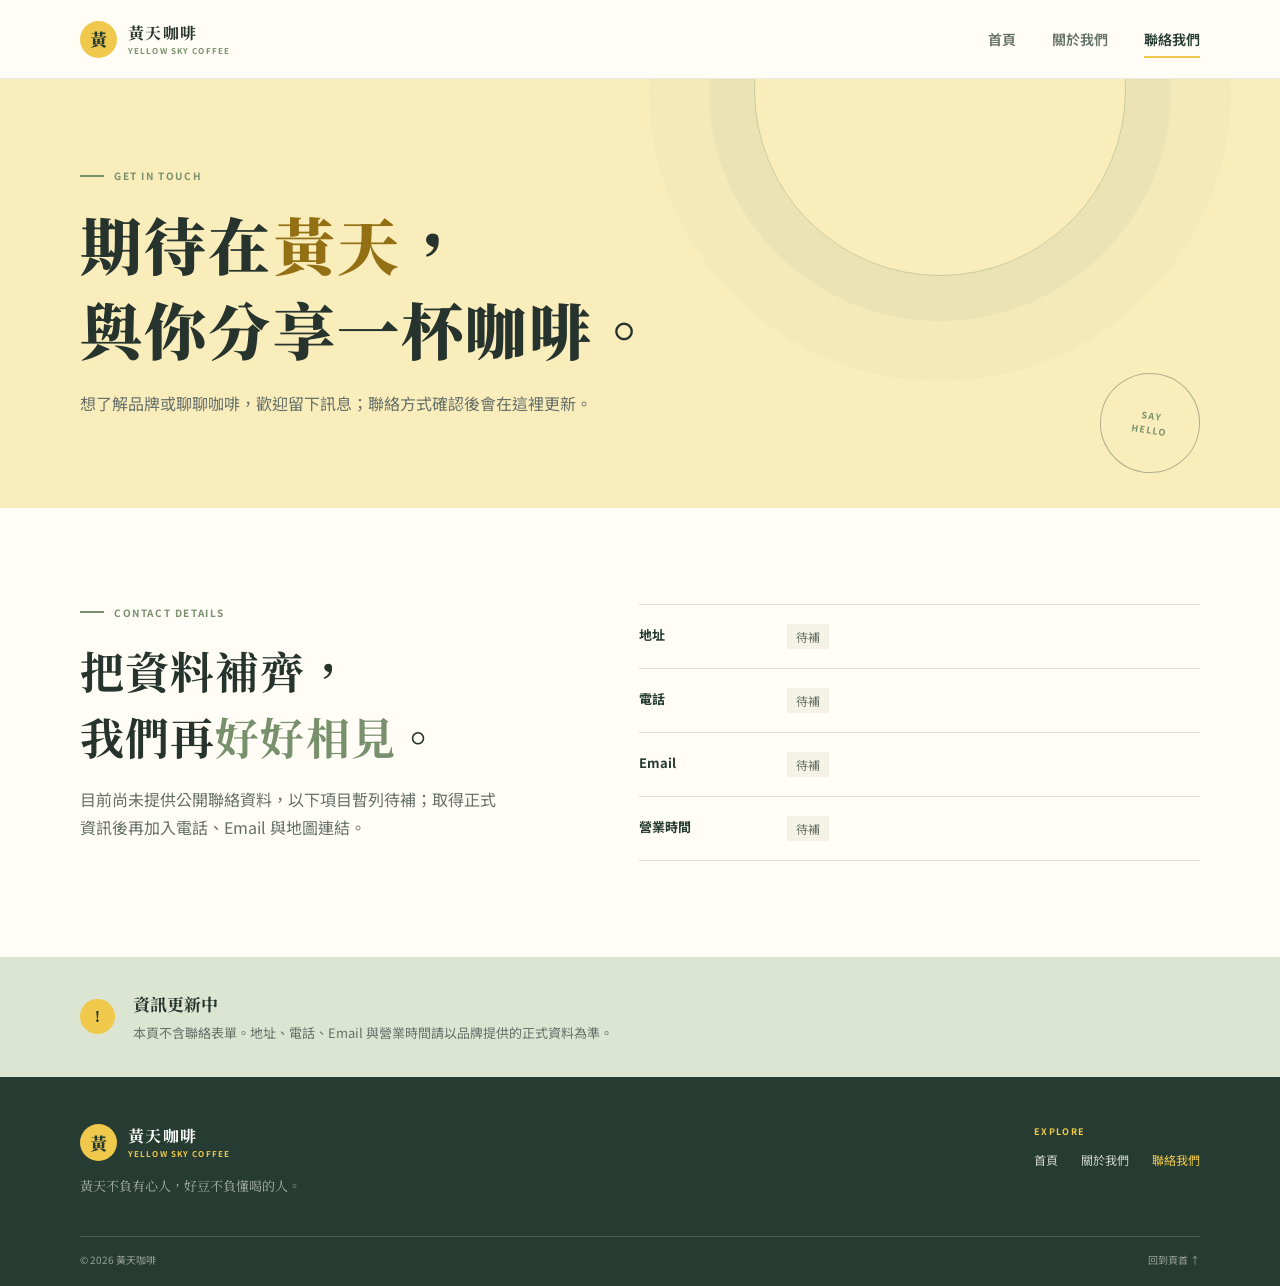
<file: pages/contact.html>
<!doctype html>
<html lang="zh-Hant">
<head>
  <meta charset="utf-8">
  <meta name="viewport" content="width=device-width, initial-scale=1">
  <meta name="description" content="黃天咖啡聯絡資訊與交通方式，待品牌資料確認後更新。">
  <title>聯絡我們｜黃天咖啡</title>
  <link rel="preconnect" href="https://fonts.googleapis.com">
  <link rel="preconnect" href="https://fonts.gstatic.com" crossorigin>
  <link href="https://fonts.googleapis.com/css2?family=Noto+Sans+TC:wght@400;500;600;700&family=Noto+Serif+TC:wght@500;600;700;900&display=swap" rel="stylesheet">
  <link rel="stylesheet" href="assets/css/site.css">
  <script src="assets/js/site.js" defer></script>
</head>
<body>
  <a class="skip-link" href="#main">跳至主要內容</a>
  <header class="site-header">
    <div class="container nav-wrap">
      <a class="brand" href="index.html" aria-label="黃天咖啡首頁">
        <span class="brand-mark" aria-hidden="true">黃</span>
        <span class="brand-copy"><strong>黃天咖啡</strong><small>YELLOW SKY COFFEE</small></span>
      </a>
      <button class="menu-toggle" type="button" aria-expanded="false" aria-controls="primary-nav" aria-label="開啟導覽選單">
        <span></span><span></span><span></span>
      </button>
      <nav class="primary-nav" id="primary-nav" aria-label="主要導覽">
        <a href="index.html">首頁</a>
        <a href="about.html">關於我們</a>
        <a href="contact.html" aria-current="page">聯絡我們</a>
      </nav>
    </div>
  </header>

  <main id="main">
    <section class="page-hero contact-hero">
      <div class="container page-hero-inner">
        <p class="eyebrow">GET IN TOUCH</p>
        <h1>期待在<span>黃天</span>，<br>與你分享一杯咖啡。</h1>
        <p>想了解品牌或聊聊咖啡，歡迎留下訊息；聯絡方式確認後會在這裡更新。</p>
      </div>
      <span class="page-hero-stamp" aria-hidden="true">SAY<br>HELLO</span>
    </section>

    <section class="contact-section section-pad" aria-labelledby="contact-title">
      <div class="container contact-layout">
        <div class="contact-intro">
          <p class="eyebrow">CONTACT DETAILS</p>
          <h2 class="section-title" id="contact-title">把資料補齊，<br>我們再<span class="accent">好好相見</span>。</h2>
          <p>目前尚未提供公開聯絡資料，以下項目暫列待補；取得正式資訊後再加入電話、Email 與地圖連結。</p>
        </div>
        <dl class="contact-list">
          <div class="contact-row"><dt>地址</dt><dd><span class="pending">待補</span></dd></div>
          <div class="contact-row"><dt>電話</dt><dd><span class="pending">待補</span></dd></div>
          <div class="contact-row"><dt>Email</dt><dd><span class="pending">待補</span></dd></div>
          <div class="contact-row"><dt>營業時間</dt><dd><span class="pending">待補</span></dd></div>
        </dl>
      </div>
    </section>

    <section class="contact-note">
      <div class="container contact-note-inner">
        <span class="note-icon" aria-hidden="true">!</span>
        <div>
          <h2>資訊更新中</h2>
          <p>本頁不含聯絡表單。地址、電話、Email 與營業時間請以品牌提供的正式資料為準。</p>
        </div>
      </div>
    </section>
  </main>

  <footer class="site-footer">
    <div class="container footer-main">
      <div class="footer-brand">
        <a class="brand brand-footer" href="index.html">
          <span class="brand-mark" aria-hidden="true">黃</span>
          <span class="brand-copy"><strong>黃天咖啡</strong><small>YELLOW SKY COFFEE</small></span>
        </a>
        <p>黃天不負有心人，好豆不負懂喝的人。</p>
      </div>
      <div class="footer-links">
        <span class="footer-label">EXPLORE</span>
        <a href="index.html">首頁</a>
        <a href="about.html">關於我們</a>
        <a href="contact.html" aria-current="page">聯絡我們</a>
      </div>
    </div>
    <div class="container footer-bottom"><span>© 2026 黃天咖啡</span><a href="#main">回到頁首 ↑</a></div>
  </footer>
</body>
</html>
</file>
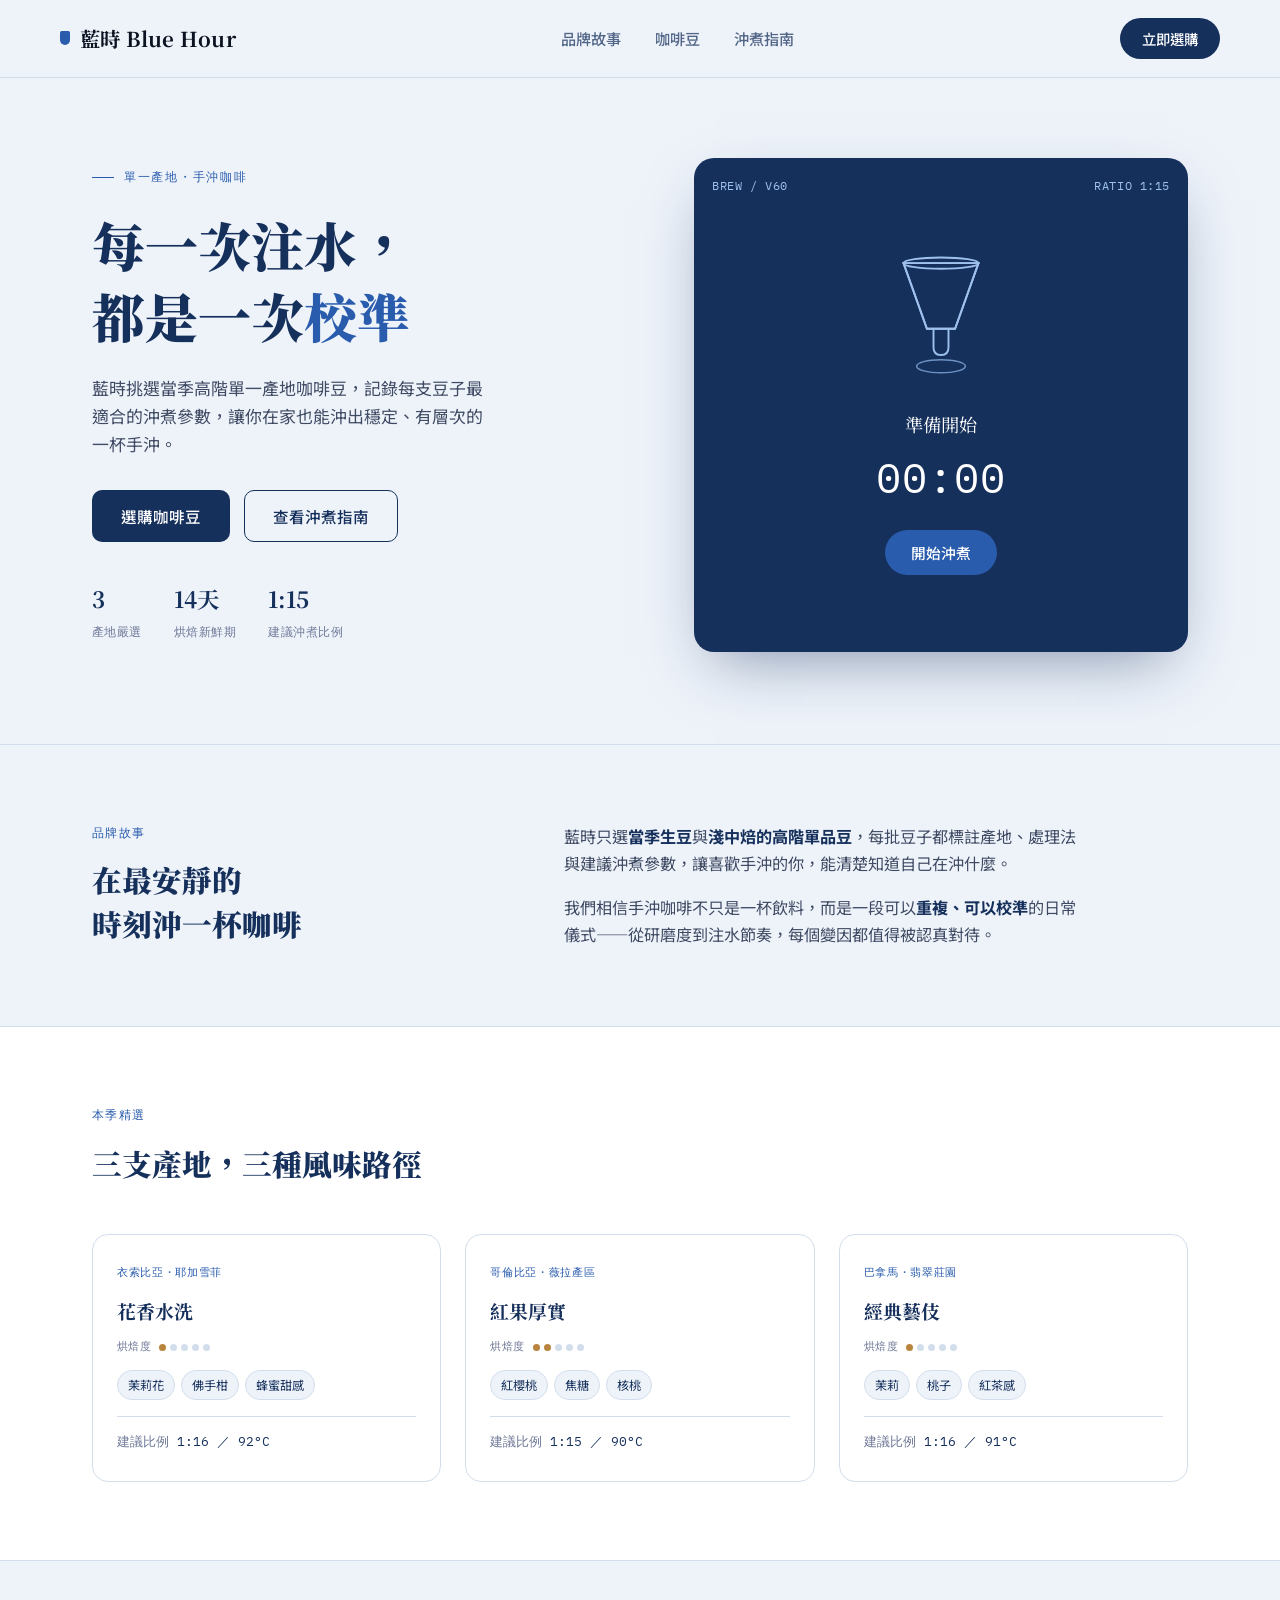
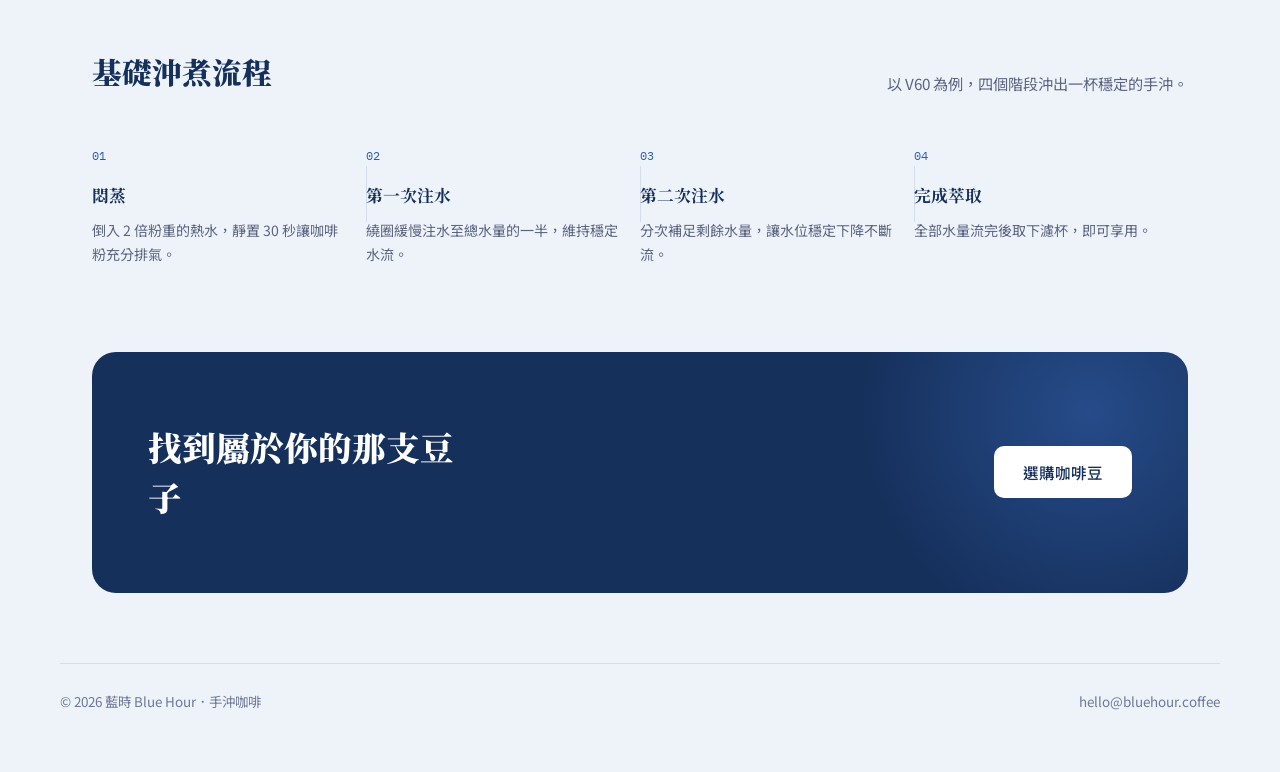
<file: w1/claude.html>
<!DOCTYPE html>
<html lang="zh-Hant">
<head>
<meta charset="UTF-8">
<meta name="viewport" content="width=device-width, initial-scale=1.0">
<title>藍時 Blue Hour｜手沖咖啡</title>
<link rel="preconnect" href="https://fonts.googleapis.com">
<link rel="preconnect" href="https://fonts.gstatic.com" crossorigin>
<link href="https://fonts.googleapis.com/css2?family=Noto+Serif+TC:wght@500;700;900&family=Noto+Sans+TC:wght@400;500;700&family=IBM+Plex+Mono:wght@400;500&display=swap" rel="stylesheet">
<style>
  :root{
    --ink: #0B1220;
    --deep: #16305C;
    --blue: #2A5CAD;
    --blue-bright: #3E74CC;
    --paper: #EEF3FA;
    --mist: #D3DEEC;
    --white: #FFFFFF;
    --roast: #B9843E;

    --display: 'Noto Serif TC', serif;
    --body: 'Noto Sans TC', sans-serif;
    --mono: 'IBM Plex Mono', monospace;
  }

  *{ box-sizing:border-box; margin:0; padding:0; }
  html{ scroll-behavior:smooth; }
  body{
    background: var(--paper);
    color: var(--ink);
    font-family: var(--body);
    line-height:1.65;
    -webkit-font-smoothing:antialiased;
  }
  a{ color:inherit; text-decoration:none; }
  ul{ list-style:none; }
  button{ font-family:inherit; cursor:pointer; }
  :focus-visible{ outline:2px solid var(--blue); outline-offset:3px; border-radius:4px; }

  .wrap{ max-width:1160px; margin:0 auto; padding:0 32px; }

  /* NAV */
  header.site{
    position:sticky; top:0; z-index:50;
    background: rgba(238,243,250,0.88);
    backdrop-filter: blur(10px);
    border-bottom:1px solid var(--mist);
  }
  .nav{ display:flex; align-items:center; justify-content:space-between; padding:18px 0; }
  .logo{ font-family:var(--display); font-weight:700; font-size:1.28rem; letter-spacing:0.02em; display:flex; align-items:center; gap:10px; }
  .logo .mark{ width:10px; height:14px; background:var(--blue); border-radius:2px 2px 6px 6px; }
  .nav-links{ display:flex; gap:34px; font-size:0.95rem; font-weight:500; color:var(--deep); }
  .nav-links a{ opacity:0.72; transition:opacity .15s ease; }
  .nav-links a:hover{ opacity:1; }
  .nav-cta{
    background:var(--deep); color:var(--white);
    padding:10px 22px; border-radius:999px; font-size:0.9rem; font-weight:500;
    border:none; transition:background .15s ease, transform .15s ease;
  }
  .nav-cta:hover{ background:var(--blue); transform:translateY(-1px); }

  /* HERO */
  .hero{ padding:80px 0 92px; }
  .hero-grid{ display:grid; grid-template-columns:1.05fr 0.95fr; gap:56px; align-items:center; }
  .eyebrow{
    font-family:var(--mono); font-size:0.76rem; letter-spacing:0.14em; text-transform:uppercase;
    color:var(--blue); display:flex; align-items:center; gap:10px; margin-bottom:22px;
  }
  .eyebrow::before{ content:""; width:22px; height:1px; background:var(--blue); }
  .hero h1{
    font-family:var(--display); font-weight:900; font-size:clamp(2.1rem,4.2vw,3.3rem);
    line-height:1.35; color:var(--deep); margin-bottom:22px;
  }
  .hero h1 em{ font-style:normal; color:var(--blue); }
  .hero p.lede{ font-size:1.06rem; color:#3F4A63; max-width:44ch; margin-bottom:32px; }
  .hero-actions{ display:flex; gap:14px; flex-wrap:wrap; margin-bottom:38px; }
  .btn-primary, .btn-ghost{
    padding:14px 28px; border-radius:10px; font-size:0.97rem; font-weight:500;
    border:1px solid transparent; transition:all .15s ease; display:inline-flex; align-items:center; gap:8px;
  }
  .btn-primary{ background:var(--deep); color:var(--white); }
  .btn-primary:hover{ background:var(--blue); transform:translateY(-1px); }
  .btn-ghost{ background:transparent; border-color:var(--deep); color:var(--deep); }
  .btn-ghost:hover{ background:var(--deep); color:var(--white); }

  .hero-stats{ display:flex; gap:32px; font-family:var(--mono); }
  .hero-stats div strong{ display:block; font-size:1.4rem; font-family:var(--display); color:var(--deep); }
  .hero-stats div span{ font-size:0.74rem; color:#6E7896; letter-spacing:0.04em; }

  /* SIGNATURE: brew timer */
  .brewer{
    position:relative; background:var(--deep); border-radius:20px;
    aspect-ratio:1/1; overflow:hidden;
    box-shadow:0 24px 60px -20px rgba(22,48,92,0.5);
    display:flex; flex-direction:column; align-items:center; justify-content:center;
    padding: 26px;
  }
  .brewer-hud{
    position:absolute; top:18px; left:18px; right:18px;
    display:flex; justify-content:space-between;
    font-family:var(--mono); font-size:0.72rem; color:#9FC1EE; letter-spacing:0.05em;
  }
  .brewer-stage{
    font-family:var(--display); color:var(--white); font-size:1.15rem;
    margin-top: 6px; margin-bottom: 4px; text-align:center; min-height: 1.6em;
  }
  .brewer-time{
    font-family:var(--mono); font-size:2.6rem; color:var(--white); letter-spacing:0.02em; margin-bottom:18px;
  }
  .dripper-svg{ width:150px; margin-bottom: 18px; }
  .brewer-btn{
    background:var(--blue); color:var(--white); border:none;
    padding:12px 26px; border-radius:999px; font-size:0.92rem; font-weight:500;
    transition:background .15s ease;
  }
  .brewer-btn:hover{ background:var(--blue-bright); }
  .brewer-btn:disabled{ opacity:0.55; cursor:default; }

  /* STORY */
  .story{ padding:78px 0; border-top:1px solid var(--mist); }
  .story-grid{ display:grid; grid-template-columns:0.8fr 1.2fr; gap:56px; }
  .section-label{
    font-family:var(--mono); font-size:0.76rem; letter-spacing:0.12em; text-transform:uppercase;
    color:var(--blue); margin-bottom:14px;
  }
  .story h2{ font-family:var(--display); font-weight:900; font-size:1.85rem; color:var(--deep); line-height:1.5; }
  .story-body p{ font-size:1.01rem; color:#3F4A63; margin-bottom:18px; max-width:58ch; }
  .story-body p:last-child{ margin-bottom:0; }
  .story-body strong{ color:var(--deep); }

  /* BEANS */
  .beans{ padding:78px 0; background:var(--white); border-top:1px solid var(--mist); border-bottom:1px solid var(--mist); }
  .beans-head{ max-width:640px; margin-bottom:46px; }
  .beans-head h2{ font-family:var(--display); font-weight:900; font-size:1.85rem; color:var(--deep); margin-top:10px; }
  .bean-cards{ display:grid; grid-template-columns:repeat(3,1fr); gap:24px; }
  .b-card{
    border:1px solid var(--mist); border-radius:16px; padding:28px 24px;
    transition:border-color .15s ease, transform .15s ease;
  }
  .b-card:hover{ border-color:var(--blue-bright); transform:translateY(-3px); }
  .b-card .origin{ font-family:var(--mono); font-size:0.7rem; color:var(--blue); letter-spacing:0.06em; margin-bottom:14px; }
  .b-card h3{ font-family:var(--display); font-weight:700; font-size:1.18rem; color:var(--deep); margin-bottom:12px; }
  .roast-bar{ display:flex; align-items:center; gap:8px; margin-bottom:14px; }
  .roast-bar .label{ font-family:var(--mono); font-size:0.68rem; color:#6E7896; letter-spacing:0.04em; }
  .roast-dots{ display:flex; gap:4px; }
  .roast-dots span{ width:7px; height:7px; border-radius:50%; background:var(--mist); }
  .roast-dots span.on{ background:var(--roast); }
  .flavor-tags{ display:flex; flex-wrap:wrap; gap:6px; margin-bottom:16px; }
  .flavor-tags span{
    font-size:0.76rem; padding:4px 10px; border-radius:999px;
    background:var(--paper); color:var(--deep); border:1px solid var(--mist);
  }
  .b-card .ratio{ font-family:var(--mono); font-size:0.82rem; color:var(--deep); border-top:1px solid var(--mist); padding-top:14px; }
  .b-card .ratio span{ color:#6E7896; }

  /* GUIDE */
  .guide{ padding:86px 0; }
  .guide-head{ display:flex; justify-content:space-between; align-items:flex-end; margin-bottom:50px; gap:24px; flex-wrap:wrap; }
  .guide-head h2{ font-family:var(--display); font-weight:900; font-size:1.85rem; color:var(--deep); }
  .guide-head p{ max-width:38ch; color:#5B637F; font-size:0.95rem; }
  .steps{ display:grid; grid-template-columns:repeat(4,1fr); position:relative; }
  .step{ position:relative; padding:0 22px 0 0; }
  .step:not(:last-child)::after{
    content:""; position:absolute; top:20px; right:-1px; width:1px; height:56px; background:var(--mist);
  }
  .step .num{ font-family:var(--mono); font-size:0.76rem; color:var(--blue); margin-bottom:16px; display:block; }
  .step h3{ font-family:var(--display); font-weight:700; font-size:1.05rem; color:var(--deep); margin-bottom:10px; }
  .step p{ font-size:0.88rem; color:#5B637F; }

  /* CTA */
  .cta{
    background:var(--deep); color:var(--white); border-radius:24px; margin:0 32px 32px;
    padding:70px 56px; position:relative; overflow:hidden;
  }
  .cta::before{
    content:""; position:absolute; width:460px; height:460px;
    background:radial-gradient(circle, rgba(62,116,204,0.4), transparent 70%);
    top:-170px; right:-130px; border-radius:50%;
  }
  .cta-inner{ position:relative; z-index:2; display:flex; justify-content:space-between; align-items:center; gap:40px; flex-wrap:wrap; }
  .cta h2{ font-family:var(--display); font-weight:900; font-size:clamp(1.5rem,2.8vw,2.1rem); max-width:16ch; line-height:1.5; }
  .cta .btn-primary{ background:var(--white); color:var(--deep); white-space:nowrap; }
  .cta .btn-primary:hover{ background:var(--paper); }

  footer.site{ padding:38px 32px 60px; }
  .footer-grid{
    max-width:1160px; margin:0 auto; display:flex; justify-content:space-between; align-items:center;
    flex-wrap:wrap; gap:16px; font-size:0.84rem; color:#6E7896; border-top:1px solid var(--mist); padding-top:26px;
  }

  @media (prefers-reduced-motion:reduce){ *{ animation-duration:0.001ms !important; transition-duration:0.001ms !important; } }

  @media (max-width:880px){
    .hero-grid{ grid-template-columns:1fr; }
    .brewer{ order:-1; max-width:400px; margin:0 auto 8px; }
    .story-grid{ grid-template-columns:1fr; gap:28px; }
    .bean-cards{ grid-template-columns:1fr; }
    .steps{ grid-template-columns:1fr 1fr; row-gap:32px; }
    .step:nth-child(2)::after{ display:none; }
    .nav-links{ display:none; }
    .cta{ margin:0 16px 16px; padding:46px 28px; }
    .cta-inner{ flex-direction:column; align-items:flex-start; }
  }
  @media (max-width:520px){
    .wrap{ padding:0 20px; }
    .steps{ grid-template-columns:1fr; }
    .step:not(:last-child)::after{ display:none; }
    .hero-stats{ gap:20px; }
  }
</style>
</head>
<body>

<header class="site">
  <nav class="wrap nav">
    <div class="logo"><span class="mark"></span>藍時 Blue Hour</div>
    <ul class="nav-links">
      <li><a href="#story">品牌故事</a></li>
      <li><a href="#beans">咖啡豆</a></li>
      <li><a href="#guide">沖煮指南</a></li>
    </ul>
    <button class="nav-cta">立即選購</button>
  </nav>
</header>

<section class="hero">
  <div class="wrap hero-grid">
    <div>
      <div class="eyebrow">單一產地・手沖咖啡</div>
      <h1>每一次注水，<br>都是一次<em>校準</em></h1>
      <p class="lede">藍時挑選當季高階單一產地咖啡豆，記錄每支豆子最適合的沖煮參數，讓你在家也能沖出穩定、有層次的一杯手沖。</p>
      <div class="hero-actions">
        <button class="btn-primary">選購咖啡豆</button>
        <button class="btn-ghost">查看沖煮指南</button>
      </div>
      <div class="hero-stats">
        <div><strong>3</strong><span>產地嚴選</span></div>
        <div><strong>14天</strong><span>烘焙新鮮期</span></div>
        <div><strong>1:15</strong><span>建議沖煮比例</span></div>
      </div>
    </div>

    <div class="brewer">
      <div class="brewer-hud">
        <span>BREW / V60</span>
        <span id="ratioTag">RATIO 1:15</span>
      </div>
      <svg class="dripper-svg" id="dripperSvg" viewBox="0 0 160 160" xmlns="http://www.w3.org/2000/svg">
        <path d="M40 30 L120 30 L95 100 L65 100 Z" fill="none" stroke="#9FC1EE" stroke-width="2"/>
        <rect id="waterLevel" x="65" y="98" width="30" height="0" fill="#3E74CC" opacity="0.85"/>
        <path d="M40 30 L120 30 L95 100 L65 100 Z" fill="none" stroke="#9FC1EE" stroke-width="2"/>
        <ellipse cx="80" cy="30" rx="40" ry="6" fill="none" stroke="#9FC1EE" stroke-width="2"/>
        <path d="M72 100 L72 120 Q72 128 80 128 Q88 128 88 120 L88 100" fill="none" stroke="#9FC1EE" stroke-width="2"/>
        <ellipse cx="80" cy="140" rx="26" ry="7" fill="none" stroke="#6E92C4" stroke-width="1.6"/>
        <line id="pourLine" x1="80" y1="8" x2="80" y2="30" stroke="#3E74CC" stroke-width="3" opacity="0"/>
      </svg>
      <div class="brewer-stage" id="stageLabel">準備開始</div>
      <div class="brewer-time" id="timeLabel">00:00</div>
      <button class="brewer-btn" id="brewBtn">開始沖煮</button>
    </div>
  </div>
</section>

<section class="story" id="story">
  <div class="wrap story-grid">
    <div>
      <div class="section-label">品牌故事</div>
      <h2>在最安靜的<br>時刻沖一杯咖啡</h2>
    </div>
    <div class="story-body">
      <p>藍時只選<strong>當季生豆</strong>與<strong>淺中焙的高階單品豆</strong>，每批豆子都標註產地、處理法與建議沖煮參數，讓喜歡手沖的你，能清楚知道自己在沖什麼。</p>
      <p>我們相信手沖咖啡不只是一杯飲料，而是一段可以<strong>重複、可以校準</strong>的日常儀式——從研磨度到注水節奏，每個變因都值得被認真對待。</p>
    </div>
  </div>
</section>

<section class="beans" id="beans">
  <div class="wrap">
    <div class="beans-head">
      <div class="section-label">本季精選</div>
      <h2>三支產地，三種風味路徑</h2>
    </div>
    <div class="bean-cards">
      <div class="b-card">
        <div class="origin">衣索比亞・耶加雪菲</div>
        <h3>花香水洗</h3>
        <div class="roast-bar">
          <span class="label">烘焙度</span>
          <div class="roast-dots"><span class="on"></span><span></span><span></span><span></span><span></span></div>
        </div>
        <div class="flavor-tags"><span>茉莉花</span><span>佛手柑</span><span>蜂蜜甜感</span></div>
        <div class="ratio"><span>建議比例</span> 1:16 ／ 92°C</div>
      </div>
      <div class="b-card">
        <div class="origin">哥倫比亞・薇拉產區</div>
        <h3>紅果厚實</h3>
        <div class="roast-bar">
          <span class="label">烘焙度</span>
          <div class="roast-dots"><span class="on"></span><span class="on"></span><span></span><span></span><span></span></div>
        </div>
        <div class="flavor-tags"><span>紅櫻桃</span><span>焦糖</span><span>核桃</span></div>
        <div class="ratio"><span>建議比例</span> 1:15 ／ 90°C</div>
      </div>
      <div class="b-card">
        <div class="origin">巴拿馬・翡翠莊園</div>
        <h3>經典藝伎</h3>
        <div class="roast-bar">
          <span class="label">烘焙度</span>
          <div class="roast-dots"><span class="on"></span><span></span><span></span><span></span><span></span></div>
        </div>
        <div class="flavor-tags"><span>茉莉</span><span>桃子</span><span>紅茶感</span></div>
        <div class="ratio"><span>建議比例</span> 1:16 ／ 91°C</div>
      </div>
    </div>
  </div>
</section>

<section class="guide" id="guide">
  <div class="wrap">
    <div class="guide-head">
      <h2>基礎沖煮流程</h2>
      <p>以 V60 為例，四個階段沖出一杯穩定的手沖。</p>
    </div>
    <div class="steps">
      <div class="step">
        <span class="num">01</span>
        <h3>悶蒸</h3>
        <p>倒入 2 倍粉重的熱水，靜置 30 秒讓咖啡粉充分排氣。</p>
      </div>
      <div class="step">
        <span class="num">02</span>
        <h3>第一次注水</h3>
        <p>繞圈緩慢注水至總水量的一半，維持穩定水流。</p>
      </div>
      <div class="step">
        <span class="num">03</span>
        <h3>第二次注水</h3>
        <p>分次補足剩餘水量，讓水位穩定下降不斷流。</p>
      </div>
      <div class="step">
        <span class="num">04</span>
        <h3>完成萃取</h3>
        <p>全部水量流完後取下濾杯，即可享用。</p>
      </div>
    </div>
  </div>
</section>

<div class="wrap" style="padding:0;">
  <div class="cta">
    <div class="cta-inner">
      <h2>找到屬於你的那支豆子</h2>
      <button class="btn-primary">選購咖啡豆</button>
    </div>
  </div>
</div>

<footer class="site">
  <div class="footer-grid">
    <div>© 2026 藍時 Blue Hour．手沖咖啡</div>
    <div>hello@bluehour.coffee</div>
  </div>
</footer>

<script>
  (function(){
    const btn = document.getElementById('brewBtn');
    const stageLabel = document.getElementById('stageLabel');
    const timeLabel = document.getElementById('timeLabel');
    const waterLevel = document.getElementById('waterLevel');
    const pourLine = document.getElementById('pourLine');

    const stages = [
      { name:'悶蒸中', dur:30, water:8 },
      { name:'第一次注水', dur:60, water:38 },
      { name:'第二次注水', dur:60, water:75 },
      { name:'萃取完成', dur:0, water:75 }
    ];

    let running = false;
    let stageIndex = 0;
    let elapsed = 0;
    let totalElapsed = 0;
    let timer = null;

    function fmt(s){
      const m = Math.floor(s/60).toString().padStart(2,'0');
      const sec = Math.floor(s%60).toString().padStart(2,'0');
      return m+':'+sec;
    }

    function tick(){
      totalElapsed += 1;
      elapsed += 1;
      timeLabel.textContent = fmt(totalElapsed);

      const stage = stages[stageIndex];
      const progress = stage.dur ? Math.min(elapsed/stage.dur, 1) : 1;
      const prevWater = stageIndex === 0 ? 0 : stages[stageIndex-1].water;
      const currentWater = prevWater + (stage.water - prevWater) * progress;
      waterLevel.setAttribute('y', 98 - currentWater*0.55);
      waterLevel.setAttribute('height', currentWater*0.55);

      pourLine.style.opacity = (stageIndex === 1 || stageIndex === 2) ? '0.9' : '0';

      if(stage.dur && elapsed >= stage.dur){
        stageIndex += 1;
        elapsed = 0;
        if(stageIndex >= stages.length - 1){
          stageLabel.textContent = stages[stages.length-1].name;
          pourLine.style.opacity = '0';
          clearInterval(timer);
          running = false;
          btn.disabled = false;
          btn.textContent = '再沖一次';
          return;
        }
        stageLabel.textContent = stages[stageIndex].name;
      }
    }

    btn.addEventListener('click', () => {
      if(running) return;
      running = true;
      stageIndex = 0;
      elapsed = 0;
      totalElapsed = 0;
      waterLevel.setAttribute('y', 98);
      waterLevel.setAttribute('height', 0);
      stageLabel.textContent = stages[0].name;
      timeLabel.textContent = '00:00';
      btn.disabled = true;
      btn.textContent = '沖煮中…';
      timer = setInterval(tick, 1000);
    });
  })();
</script>

</body>
</html>
</file>
<file: pages/assets/css/site.css>
:root {
  color-scheme: light;
  --sun: #f0c84b;
  --sun-pale: #faedbc;
  --cream: #fffdf6;
  --paper: #f5f2e7;
  --sage: #78906c;
  --sage-light: #dce5d2;
  --forest: #263b32;
  --ink: #26342d;
  --muted: #657069;
  --line: #dedfd3;
  --white: #fff;
  --shadow: 0 18px 48px rgba(38, 59, 50, .14);
}

* { box-sizing: border-box; }
html { scroll-behavior: smooth; }
body {
  margin: 0;
  color: var(--ink);
  background: var(--cream);
  font-family: "Noto Sans TC", "Microsoft JhengHei", sans-serif;
  font-size: 16px;
  line-height: 1.75;
  -webkit-font-smoothing: antialiased;
}
a { color: inherit; text-decoration: none; }
img { display: block; max-width: 100%; }
button { font: inherit; }
:focus-visible { outline: 3px solid #8a9e55; outline-offset: 4px; }
.container { width: min(1120px, calc(100% - 48px)); margin-inline: auto; }
.skip-link { position: fixed; z-index: 20; top: 10px; left: 10px; padding: 9px 14px; color: var(--forest); background: var(--sun); transform: translateY(-160%); }
.skip-link:focus { transform: translateY(0); }

.site-header { position: relative; z-index: 10; background: var(--cream); border-bottom: 1px solid rgba(38, 59, 50, .1); }
.nav-wrap { display: flex; min-height: 78px; align-items: center; justify-content: space-between; gap: 24px; }
.brand { display: inline-flex; min-width: max-content; align-items: center; gap: 11px; }
.brand-mark { display: grid; width: 37px; aspect-ratio: 1; place-items: center; border-radius: 50%; color: var(--forest); background: var(--sun); font-family: "Noto Serif TC", serif; font-size: 17px; font-weight: 900; }
.brand-copy { display: grid; line-height: 1.25; }
.brand-copy strong { font-family: "Noto Serif TC", serif; font-size: 16px; letter-spacing: .08em; }
.brand-copy small { margin-top: 3px; color: var(--sage); font-size: 8px; font-weight: 700; letter-spacing: .14em; }
.primary-nav { display: flex; align-items: center; gap: 36px; }
.primary-nav a { position: relative; padding: 10px 0; color: var(--muted); font-size: 14px; font-weight: 600; }
.primary-nav a::after { position: absolute; right: 0; bottom: 3px; left: 0; height: 2px; background: var(--sun); content: ""; transform: scaleX(0); transform-origin: left; transition: transform .2s ease; }
.primary-nav a:hover::after, .primary-nav a[aria-current="page"]::after { transform: scaleX(1); }
.primary-nav a[aria-current="page"] { color: var(--forest); }
.menu-toggle { display: none; width: 42px; height: 42px; padding: 10px; border: 1px solid var(--line); background: transparent; }
.menu-toggle span { display: block; width: 20px; height: 2px; margin: 4px 0; background: var(--forest); transition: transform .2s ease, opacity .2s ease; }
.menu-toggle[aria-expanded="true"] span:first-child { transform: translateY(6px) rotate(45deg); }
.menu-toggle[aria-expanded="true"] span:nth-child(2) { opacity: 0; }
.menu-toggle[aria-expanded="true"] span:last-child { transform: translateY(-6px) rotate(-45deg); }

.hero { position: relative; isolation: isolate; overflow: hidden; background: var(--sun-pale); }
.hero::before { position: absolute; z-index: -1; top: -190px; right: -80px; width: 500px; aspect-ratio: 1; border: 1px solid rgba(120, 144, 108, .32); border-radius: 50%; box-shadow: 0 0 0 56px rgba(120, 144, 108, .07), 0 0 0 126px rgba(120, 144, 108, .05); content: ""; }
.hero-grid { display: grid; min-height: 600px; grid-template-columns: 1.04fr .96fr; align-items: center; gap: clamp(36px, 6vw, 82px); padding-block: 70px; }
.hero-content { position: relative; z-index: 1; }
.eyebrow { display: flex; align-items: center; gap: 10px; margin: 0 0 16px; color: var(--sage); font-size: 10px; font-weight: 700; letter-spacing: .16em; }
.eyebrow::before { width: 24px; height: 2px; background: currentColor; content: ""; }
.hero h1, .page-hero h1 { margin: 0; font-family: "Noto Serif TC", serif; font-size: clamp(38px, 5vw, 62px); font-weight: 900; letter-spacing: .035em; line-height: 1.38; }
.hero h1 span, .page-hero h1 span { color: #947014; }
.hero-lede { max-width: 460px; margin: 20px 0 0; color: #59645d; font-size: 16px; }
.hero-actions { display: flex; flex-wrap: wrap; gap: 12px; margin-top: 28px; }
.button { display: inline-flex; min-height: 48px; align-items: center; justify-content: center; gap: 12px; padding: 10px 21px; border: 1px solid var(--forest); font-size: 13px; font-weight: 700; transition: transform .2s ease, color .2s ease, background .2s ease; }
.button:hover { transform: translateY(-2px); }
.button-dark { color: var(--white); background: var(--forest); }
.button-dark:hover { color: var(--forest); background: var(--sun); }
.button-outline { color: var(--forest); background: transparent; }
.button-outline:hover { background: rgba(255,255,255,.55); }
.brand-line { margin: 25px 0 0; color: #707b62; font-family: "Noto Serif TC", serif; font-size: 13px; font-weight: 600; letter-spacing: .06em; }
.hero-photo-frame { position: relative; width: 100%; max-width: 486px; margin: 0; padding: 0 25px 26px 0; justify-self: end; }
.hero-photo-frame::before { position: absolute; z-index: -1; top: 24px; right: 0; bottom: 0; left: 25px; border: 1px solid var(--sage); content: ""; }
.hero-photo-frame img { width: 100%; aspect-ratio: 1.3; object-fit: cover; box-shadow: var(--shadow); }
.hero-photo-frame figcaption { position: absolute; right: 0; bottom: 0; display: grid; gap: 2px; min-width: 190px; padding: 13px 18px; color: var(--white); background: var(--forest); font-size: 11px; }
.hero-photo-frame figcaption span:last-child { color: #e8ce78; font-family: "Noto Serif TC", serif; font-size: 14px; }
.hero-sun { position: absolute; z-index: -1; right: 37%; bottom: -180px; width: 280px; aspect-ratio: 1; border-radius: 50%; background: rgba(240, 200, 75, .4); }

.section-pad { padding-block: 96px; }
.intro { background: var(--cream); }
.intro-grid { display: grid; grid-template-columns: 1fr 1fr; align-items: end; gap: 60px; }
.section-title { margin: 0; font-family: "Noto Serif TC", serif; font-size: clamp(30px, 3.8vw, 44px); font-weight: 700; letter-spacing: .025em; line-height: 1.5; }
.accent { color: var(--sage); }
.intro-copy { max-width: 520px; margin: 0; color: var(--muted); }
.qualities { background: var(--paper); }
.section-heading { display: flex; align-items: end; justify-content: space-between; gap: 28px; margin-bottom: 38px; }
.section-note { margin: 0 0 7px; color: var(--muted); font-size: 13px; }
.quality-grid { display: grid; grid-template-columns: repeat(3, 1fr); gap: 1px; background: var(--line); border: 1px solid var(--line); }
.quality-item { min-height: 228px; padding: 29px 30px; background: var(--cream); }
.quality-item-green { background: #e8eee1; }
.quality-item-yellow { background: #f9efce; }
.quality-number { color: var(--sage); font-size: 11px; font-weight: 700; letter-spacing: .12em; }
.quality-item h3, .principle h3 { margin: 20px 0 8px; font-family: "Noto Serif TC", serif; font-size: 22px; letter-spacing: .05em; }
.quality-item p, .principle p { max-width: 31ch; margin: 0; color: var(--muted); font-size: 14px; }
.closing-cta { padding-block: 75px; color: var(--white); background: var(--sage); }
.closing-inner { display: grid; justify-items: center; text-align: center; }
.closing-inner .eyebrow { color: #f8e9ae; }
.closing-inner h2 { margin: 0 0 24px; font-family: "Noto Serif TC", serif; font-size: clamp(26px, 4vw, 38px); letter-spacing: .04em; }
.closing-inner .button { border-color: var(--sun); color: var(--forest); background: var(--sun); }
.closing-inner .button:hover { color: var(--white); background: transparent; }

.page-hero { position: relative; overflow: hidden; background: var(--sun-pale); }
.page-hero::before { position: absolute; top: -175px; right: 7%; width: 370px; aspect-ratio: 1; border: 1px solid rgba(120, 144, 108, .38); border-radius: 50%; box-shadow: 0 0 0 45px rgba(120, 144, 108, .07), 0 0 0 105px rgba(120, 144, 108, .045); content: ""; }
.page-hero-inner { position: relative; z-index: 1; padding-block: 88px 91px; }
.page-hero h1 { font-size: clamp(38px, 5vw, 62px); }
.page-hero-inner > p:last-child { max-width: 540px; margin: 17px 0 0; color: var(--muted); }
.page-hero-stamp { position: absolute; right: max(24px, calc((100% - 1120px) / 2)); bottom: 35px; display: grid; width: 100px; aspect-ratio: 1; place-content: center; border: 1px solid rgba(38, 59, 50, .35); border-radius: 50%; color: var(--sage); font-size: 9px; font-weight: 700; letter-spacing: .1em; line-height: 1.7; text-align: center; transform: rotate(9deg); }
.story-section { background: var(--cream); }
.story-grid { display: grid; grid-template-columns: .95fr 1.05fr; align-items: center; gap: clamp(45px, 8vw, 100px); }
.story-visual { position: relative; padding: 0 26px 26px 0; }
.story-visual::before { position: absolute; z-index: 0; top: 24px; right: 0; bottom: 0; left: 24px; border: 1px solid var(--sage); content: ""; }
.story-visual img { position: relative; z-index: 1; width: 100%; aspect-ratio: 1.1; object-fit: cover; box-shadow: var(--shadow); }
.image-caption { position: absolute; z-index: 2; bottom: 39px; left: 15px; padding: 8px 11px; color: var(--white); background: rgba(38, 59, 50, .88); font-size: 9px; font-weight: 600; letter-spacing: .12em; }
.story-copy > p:not(.eyebrow), .environment-copy > p:not(.eyebrow) { color: var(--muted); }
.story-copy .story-disclaimer, .environment-copy .story-disclaimer { margin-top: 18px; color: var(--sage); font-size: 12px; }
.principles { background: var(--paper); }
.principle-grid { display: grid; grid-template-columns: repeat(3, 1fr); gap: 14px; }
.principle { min-height: 245px; padding: 28px; color: var(--white); background: var(--forest); }
.principle-light { color: var(--forest); background: var(--sun); }
.principle-light p { color: #4b5143; }
.principle-outline { color: var(--forest); border: 1px solid var(--sage); background: var(--sage-light); }
.principle-mark { display: inline-grid; width: 38px; aspect-ratio: 1; place-items: center; border: 1px solid currentColor; border-radius: 50%; font-size: 11px; }
.principle h3 { margin-top: 22px; }
.principle p { color: rgba(255,255,255,.76); }
.environment { background: var(--cream); }
.environment-grid { display: grid; grid-template-columns: 1fr 1fr; align-items: center; gap: clamp(42px, 8vw, 100px); }
.environment-photo { margin: 0; padding: 20px; background: var(--sage-light); }
.environment-photo img { width: 100%; aspect-ratio: 1.38; object-fit: cover; }
.environment-photo figcaption { margin-top: 11px; color: var(--forest); font-size: 11px; font-weight: 600; }
.contact-hero::before { right: 12%; }
.contact-section { background: var(--cream); }
.contact-layout { display: grid; grid-template-columns: .9fr 1.1fr; align-items: start; gap: clamp(42px, 8vw, 100px); }
.contact-intro > p:last-child { max-width: 430px; color: var(--muted); }
.contact-list { margin: 0; border-top: 1px solid var(--line); }
.contact-row { display: grid; grid-template-columns: 130px 1fr; gap: 18px; padding: 19px 0; border-bottom: 1px solid var(--line); }
.contact-row dt { color: var(--forest); font-size: 13px; font-weight: 700; }
.contact-row dd { margin: 0; color: var(--muted); font-size: 14px; }
.pending { display: inline-block; padding: 2px 9px; color: #687365; background: var(--paper); font-size: 12px; }
.contact-note { padding-block: 32px; background: var(--sage-light); }
.contact-note-inner { display: flex; align-items: center; gap: 18px; }
.note-icon { display: grid; width: 35px; aspect-ratio: 1; flex: 0 0 auto; place-items: center; border-radius: 50%; color: var(--forest); background: var(--sun); font-family: Georgia, serif; font-weight: 700; }
.contact-note h2 { margin: 0; font-family: "Noto Serif TC", serif; font-size: 17px; }
.contact-note p { margin: 4px 0 0; color: var(--muted); font-size: 13px; }

.site-footer { color: rgba(255,255,255,.78); background: var(--forest); }
.footer-main { display: grid; grid-template-columns: 1fr auto; gap: 50px; padding-block: 47px 38px; }
.brand-footer { color: var(--white); }
.brand-footer .brand-mark { color: var(--forest); }
.brand-footer .brand-copy small { color: var(--sun); }
.footer-brand p { margin: 14px 0 0; color: rgba(255,255,255,.62); font-family: "Noto Serif TC", serif; font-size: 13px; }
.footer-links { display: grid; grid-template-columns: repeat(3, auto); align-content: start; align-items: center; gap: 9px 23px; font-size: 12px; }
.footer-label { grid-column: 1 / -1; color: var(--sun); font-size: 9px; font-weight: 700; letter-spacing: .15em; }
.footer-links a[aria-current="page"] { color: var(--sun); }
.footer-bottom { display: flex; justify-content: space-between; gap: 20px; padding-block: 14px 18px; border-top: 1px solid rgba(255,255,255,.16); color: rgba(255,255,255,.53); font-size: 10px; }
.footer-bottom a:hover { color: var(--white); }

@media (max-width: 760px) {
  .container { width: min(100% - 36px, 560px); }
  .nav-wrap { min-height: 68px; }
  .menu-toggle { display: block; }
  .primary-nav { position: absolute; top: 100%; right: 0; left: 0; display: none; padding: 6px 18px 13px; border-bottom: 1px solid var(--line); background: var(--cream); box-shadow: 0 12px 20px rgba(38, 59, 50, .08); }
  .primary-nav.is-open { display: grid; }
  .primary-nav a { padding: 12px 4px; border-bottom: 1px solid var(--line); }
  .primary-nav a:last-child { border-bottom: 0; }
  .primary-nav a::after { display: none; }
  .hero-grid { min-height: 0; grid-template-columns: 1fr; gap: 37px; padding-block: 57px 61px; }
  .hero h1, .page-hero h1 { font-size: clamp(35px, 9vw, 49px); }
  .hero-photo-frame { width: calc(100% - 12px); justify-self: start; }
  .hero::before { top: 250px; right: -220px; width: 410px; }
  .hero-sun { right: -40px; bottom: 210px; }
  .section-pad { padding-block: 68px; }
  .intro-grid, .story-grid, .environment-grid, .contact-layout { grid-template-columns: 1fr; gap: 28px; }
  .intro-copy { max-width: 58ch; }
  .section-heading { align-items: start; flex-direction: column; gap: 10px; margin-bottom: 26px; }
  .quality-grid, .principle-grid { grid-template-columns: 1fr; }
  .quality-item { min-height: 0; padding: 24px; }
  .quality-item h3 { margin-top: 12px; }
  .principle { min-height: 0; padding: 23px; }
  .principle h3 { margin-top: 13px; }
  .page-hero-inner { padding-block: 62px 68px; }
  .page-hero-stamp { right: 18px; bottom: 14px; width: 71px; font-size: 7px; }
  .story-visual { max-width: 490px; }
  .contact-row { grid-template-columns: 95px 1fr; }
  .footer-main { grid-template-columns: 1fr; gap: 29px; padding-block: 37px 28px; }
  .footer-links { grid-template-columns: repeat(3, max-content); gap: 8px 20px; }
  .footer-label { grid-column: 1 / -1; }
}

@media (max-width: 420px) {
  .container { width: calc(100% - 32px); }
  .brand-copy strong { font-size: 15px; }
  .hero-actions { align-items: stretch; }
  .hero-actions .button { flex: 1 1 auto; }
  .hero-photo-frame figcaption { right: 0; min-width: 165px; }
  .section-title { font-size: 30px; }
  .page-hero-stamp { opacity: .7; }
  .footer-links { grid-template-columns: repeat(2, max-content); }
  .footer-label { grid-column: 1 / -1; }
}

@media (prefers-reduced-motion: reduce) {
  *, *::before, *::after { scroll-behavior: auto !important; transition-duration: .01ms !important; }
}
</file>
